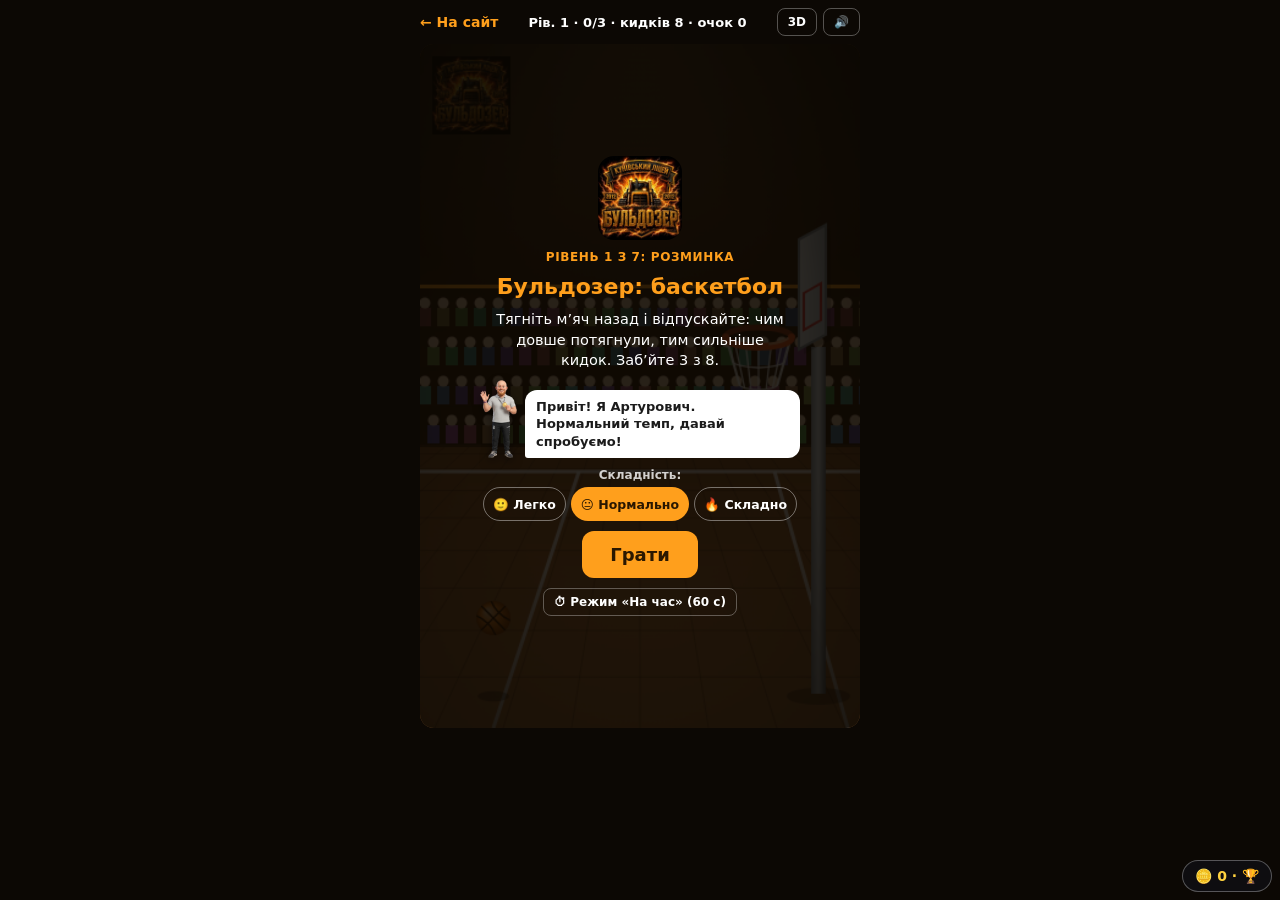
<file: basket.html>
<!doctype html>
<html lang="uk">
<head>
<meta charset="utf-8">
<meta name="viewport" content="width=device-width, initial-scale=1, maximum-scale=1, user-scalable=no">
<meta name="theme-color" content="#1a1209">
<title>Бульдозер: баскетбол</title>
<style>
  :root { --amber:#FF9F1C; --ink:#fff; }
  * { box-sizing:border-box; -webkit-tap-highlight-color:transparent; user-select:none; -webkit-user-select:none; }
  html, body { margin:0; height:100%; background:#0c0804; color:var(--ink); font-family:system-ui,-apple-system,"Segoe UI",Roboto,sans-serif; overscroll-behavior:none; touch-action:none; }
  body { display:flex; flex-direction:column; align-items:center; padding:8px 12px 12px; gap:8px; }
  header { width:100%; max-width:440px; display:flex; justify-content:space-between; align-items:center; gap:8px; font-size:14px; font-weight:700; }
  header a { color:var(--amber); text-decoration:none; white-space:nowrap; }
  header span { white-space:nowrap; font-size:13px; }
  .hb { display:flex; gap:6px; }
  .wrap { position:relative; width:min(100%, 440px, calc((100vh - 110px) * 360 / 560)); aspect-ratio:360/560; min-width:240px; }
  @supports (height:100dvh) { .wrap { width:min(100%, 440px, calc((100dvh - 110px) * 360 / 560)); } }
  canvas { position:absolute; inset:0; width:100%; height:100%; border-radius:14px; display:block; touch-action:none; }
  .ov { position:absolute; inset:0; display:grid; place-content:center; justify-items:center; gap:10px; text-align:center; padding:18px; background:rgba(10,6,2,.86); border-radius:14px; }
  .ov[hidden] { display:none; }
  .ov > img { width:84px; height:84px; border-radius:16px; object-fit:cover; }
  .ov h1 { margin:0; font-size:22px; color:var(--amber); } .ov p { margin:0; font-size:14.5px; line-height:1.4; max-width:290px; }
  .lvl { font-size:12px; letter-spacing:.05em; text-transform:uppercase; color:var(--amber); font-weight:700; }
  .go { font:inherit; font-size:18px; font-weight:700; padding:13px 28px; border:0; border-radius:12px; background:var(--amber); color:#2a1700; cursor:pointer; }
.snd { font:inherit; font-size:12px; font-weight:700; padding:6px 10px; border-radius:8px; border:1px solid rgba(255,255,255,.3); background:transparent; color:#fff; cursor:pointer; white-space:nowrap; }
</style>
</head>
<body>
<header><a href="./">← На сайт</a><span id="lvlname"></span><span class="hb"><button class="snd" id="vw" type="button" aria-label="Вигляд 2D або 3D">3D</button><button class="snd" id="snd" type="button" aria-label="Звук"></button></span></header>
<div class="wrap">
  <canvas id="c" width="360" height="560" aria-label="Гра у баскетбол: потягніть м’яч назад і відпустіть"></canvas>
  <div class="ov" id="ov">
    <img src="buldozer-logo.jpg" alt="Бульдозер, Кунівський ліцей">
    <div class="lvl" id="lvl"></div>
    <h1 id="h">Бульдозер</h1>
    <p id="txt"></p>
    <button class="go" id="go" type="button">Грати</button>
    <button class="snd" id="goT" type="button">⏱ Режим «На час» (60 с)</button>
  </div>
</div>
<script src="sfx.js"></script>
<script src="diff.js"></script>
<script src="config.js"></script>
<script src="track.js"></script>
<script src="meta.js"></script>
<script>
(function () {
  var cv = document.getElementById("c"), g = cv.getContext("2d"), W = 360, H = 560, FLOOR = 520, R = 14, G = 0.35, BX = 60, BY = 470;
  var $ = function (i) { return document.getElementById(i); };
  var LV0 = [
    { name: "Розминка", goal: 3, shots: 8, hx: 250, hy: 240, move: 0, rnd: 0, wind: 0, obstacle: false, txt: "Тягніть м’яч назад і відпускайте: чим довше потягнули, тим сильніше кидок. Заб’йте 3 з 8." },
    { name: "Штрафні", goal: 4, shots: 8, hx: 265, hy: 205, move: 0, rnd: 50, wind: 0, obstacle: false, txt: "Кільце вище, а м’яч щоразу з іншого місця. Заб’йте 4 з 8." },
    { name: "Рухоме кільце", goal: 5, shots: 8, hx: 235, hy: 215, move: 38, rnd: 60, wind: 0, obstacle: false, txt: "Кільце їздить вліво-вправо. Заб’йте 5 з 8." },
    { name: "Вітер", goal: 5, shots: 8, hx: 240, hy: 210, move: 25, rnd: 60, wind: 0.04, obstacle: false, txt: "Дме вітер і зносить м’яч вбік! Заб’йте 5 з 8." },
    { name: "Перешкода", goal: 5, shots: 9, hx: 235, hy: 200, move: 30, rnd: 70, wind: 0, obstacle: true, txt: "Між вами й кільцем їздить штанга-перешкода. Заб’йте 5 з 9." },
    { name: "Далекий кидок", goal: 5, shots: 9, hx: 285, hy: 175, move: 40, rnd: 80, wind: -0.03, obstacle: false, txt: "Кільце високо й далеко, а вітер дме назустріч. Заб’йте 5 з 9." },
    { name: "Фінал", goal: 6, shots: 9, hx: 225, hy: 195, move: 60, rnd: 70, wind: 0.035, obstacle: true, txt: "Усе разом: вітер, перешкода й рухоме кільце. Заб’йте 6 з 9, і ліцей святкуватиме!" }
  ];
  var LV = [];
  function applyDiff() {
    LV = LV0.map(function (b) {
      var L = {}; for (var k in b) L[k] = b[k];
      L.goal = Math.max(1, b.goal + DIFF.pick(-1, 0, 1)); L.shots = b.shots + DIFF.pick(2, 0, -1);
      L.move = b.move * DIFF.pick(0.6, 1, 1.35); L.rnd = b.rnd * DIFF.pick(0.7, 1, 1.25); L.wind = b.wind * DIFF.pick(0.6, 1, 1.3);
      L.txt = b.txt.replace(/\d+ з \d+/, L.goal + " з " + L.shots); return L;
    });
  }
  applyDiff();
  var logo = new Image(); logo.src = "buldozer-logo.jpg";
  var lvl = 0, saved = 0, run = false, makes = 0, used = 0, pts = 0, ball, state, hoopX, hoopY, tm = 0, drag = null, msg = "", msgT = 0, rimTouched = false, bounces = 0, age = 0, bx0 = BX, scored = false;
  var combo = 0, comboMax = 0, goldBall = false, perk = { life: 0, x2: 1, gold: false }, runCoins = 0, mode = "classic", timeLeft = 60, obsX = 180, obsD = 1, bonusShots = 0, started = false;
  try { saved = +localStorage.getItem("bus.basket.level") || 0; } catch (e) {}
  var RW = 54;
  function hud() { $("lvlname").textContent = mode === "time" ? "⏱ " + Math.max(0, Math.ceil(timeLeft)) + "с · влучень " + makes + " · очок " + pts + (combo >= 2 ? " · 🔥" + combo : "") : "Рів. " + (lvl + 1) + " · " + makes + "/" + LV[lvl].goal + " · кидків " + (LV[lvl].shots + bonusShots - used) + " · очок " + pts + (combo >= 2 ? " · 🔥" + combo : ""); }
  function curHX() { var L = LV[lvl]; return L.hx + (L.move ? Math.sin(tm / 60) * L.move : 0); }
  function newLevel(l) { lvl = l; makes = 0; used = 0; pts = l === 0 ? 0 : pts; tm = 0; nextShot(); }
  function nextShot() {
    var L = LV[lvl]; bx0 = BX + (L.rnd ? Math.random() * L.rnd : 0);
    goldBall = perk.gold || (lvl > 0 && Math.random() < 0.1); ball = { x: bx0, y: BY, vx: 0, vy: 0 }; state = "aim"; rimTouched = false; bounces = 0; age = 0; scored = false; hoopX = curHX(); hoopY = L.hy; hud();
  }
  function circ(px, py, r) {
    var dx = ball.x - px, dy = ball.y - py, d = Math.hypot(dx, dy);
    if (d < R + r && d > 0) {
      var nx = dx / d, ny = dy / d; ball.x = px + nx * (R + r); ball.y = py + ny * (R + r);
      var dot = ball.vx * nx + ball.vy * ny; if (dot < 0) { SFXLIB.tone(900, 0.1, "square", 0.07, 0, 500); SFXLIB.noise(0.06, 0.15, 3000, "highpass"); ball.vx -= 1.6 * dot * nx; ball.vy -= 1.6 * dot * ny; ball.vx *= 0.9; ball.vy *= 0.9; rimTouched = true; }
    }
  }
  function physics(b, hx, hy) {
    var prevY = b.y, WL = LV[lvl]; if (WL.wind) b.vx += WL.wind; b.vy += G; b.x += b.vx; b.y += b.vy;
    var xB = hx + RW, bbx = xB + 6;
    // щит
    if (b.x + R > bbx && b.x - R < bbx + 8 && b.y > hy - 78 && b.y < hy + 12) {
      if (b.vx > 0) { SFXLIB.tone(160, 0.12, "triangle", 0.25, 0, 90); b.x = bbx - R; b.vx = -b.vx * 0.6; rimTouched = true; }
    }
    if (WL.obstacle && b.x + R > obsX - 7 && b.x - R < obsX + 7 && b.y + R > 300 && b.y - R < 380) { if (b.vx > 0 && b.x < obsX) { b.x = obsX - 7 - R; b.vx = -Math.abs(b.vx) * 0.7; } else if (b.vx < 0 && b.x > obsX) { b.x = obsX + 7 + R; b.vx = Math.abs(b.vx) * 0.7; } else b.vy = -Math.abs(b.vy) * 0.5; SFXLIB.tone(200, 0.1, "square", 0.15); }
    circ(hx, hy, 4); circ(xB, hy, 4);
    var sc = false;
    if (prevY < hy && b.y >= hy && b.vy > 0 && b.x > hx + 6 && b.x < xB - 2) sc = true;
    return sc;
  }
  function shoot(vx, vy) { if (state !== "aim") return; SFXLIB.noise(0.14, 0.18, 2200, "bandpass"); ball.vx = vx; ball.vy = vy; state = "fly"; used++; hud(); }
  function update() {
    tm++;
    var L = LV[lvl];
    if (L.obstacle) { obsX += obsD * 1.6; if (obsX > 280 || obsX < 100) obsD = -obsD; }
    if (mode === "time") { if (tm % 30 === 0) hud(); timeLeft -= 1 / 60; if (timeLeft <= 0) { endTime(); return; } }
    if (state === "aim") { hoopX = curHX(); return; }
    if (state === "fly") {
      hoopX = curHX(); age++;
      if (physics(ball, hoopX, hoopY) && !scored) { scored = true; SFXLIB.noise(0.28, 0.3, 4000, "highpass"); SFXLIB.seq([784, 988, 1175], 0.07, "sine", 0.16); makes++; combo++; comboMax = Math.max(comboMax, combo); var p = rimTouched ? 2 : 3; if (goldBall) p *= 2; if (combo >= 3) p += 2; pts += p; var cn = goldBall ? 5 : 1; runCoins += cn; msg = (goldBall ? "🌟 " : "") + (combo >= 3 ? "🔥 КОМБО ×" + combo + "! " : rimTouched ? "Є! " : "Чисто! ") + "+" + p; msgT = 60; hud(); }
      if (ball.y > FLOOR - R && ball.vy > 0) { ball.y = FLOOR - R; ball.vy *= -0.55; ball.vx *= 0.8; bounces++; SFXLIB.tone(130 / bounces, 0.12, "triangle", 0.28, 0, 60); }
      if (ball.x < -30 || ball.x > W + 30 || bounces >= 2 || age > 420) endShot();
    } else if (state === "pause") { if (--wait <= 0) afterShot(); }
  }
  var wait = 0;
  function endShot() {
    if (!scored) { msg = "Мимо"; msgT = 40; combo = 0; SFXLIB.tone(240, 0.22, "triangle", 0.14, 0, 120); }
    state = "pause"; wait = 36;
  }
  function afterShot() {
    if (mode === "time") { var nl = Math.min(LV.length - 1, Math.floor(makes / 4)); if (nl !== lvl) { lvl = nl; msg = "Рівень " + (lvl + 1) + ": " + LV[lvl].name; msgT = 70; } used = 0; nextShot(); return; }
    var L = LV[lvl];
    if (makes >= L.goal) return win();
    if (used >= L.shots + bonusShots) return lose();
    nextShot();
  }
  function draw2d() {
    var L = LV[lvl];
    var gr = g.createLinearGradient(0, 0, 0, H); gr.addColorStop(0, "#2a1a0a"); gr.addColorStop(1, "#150d05"); g.fillStyle = gr; g.fillRect(0, 0, W, H);
    g.fillStyle = "rgba(255,159,28,.07)"; for (var i = 0; i < 6; i++) g.fillRect(i * 64, 0, 30, FLOOR);
    g.fillStyle = "#b9722e"; g.fillRect(0, FLOOR, W, H - FLOOR); g.fillStyle = "#e8d6b8"; g.fillRect(0, FLOOR, W, 3);
    var hx = hoopX, hy = hoopY, xB = hx + RW;
    // щит з логотипом
    g.fillStyle = "#f2f2f2"; g.fillRect(xB + 6, hy - 78, 8, 90);
    g.fillStyle = "#fff"; g.fillRect(xB + 14, hy - 78, 4, 90);
    g.fillStyle = "#fff"; g.fillRect(xB - 6, hy - 70, 12, 3);
    // стійка
    g.fillStyle = "#555"; g.fillRect(xB + 16, hy + 12, 10, FLOOR - hy - 12);
    // кільце
    g.strokeStyle = "#ff5a1f"; g.lineWidth = 6; g.lineCap = "round"; g.beginPath(); g.moveTo(hx, hy); g.lineTo(xB, hy); g.stroke();
    // сітка
    g.strokeStyle = "rgba(255,255,255,.8)"; g.lineWidth = 1.5;
    for (var k = 0; k <= 4; k++) { g.beginPath(); g.moveTo(hx + k * RW / 4, hy + 3); g.lineTo(hx + 8 + k * (RW - 16) / 4, hy + 38); g.stroke(); }
    g.beginPath(); g.moveTo(hx + 4, hy + 18); g.lineTo(xB - 4, hy + 18); g.stroke();
    // логотип на щиті (вертикально, на стійці)
    if (logo.complete && logo.naturalWidth) g.drawImage(logo, 10, 10, 64, 64);
    // прицілювання
    if (state === "aim" && drag) {
      var v = dragV(); var b = { x: ball.x, y: ball.y, vx: v.x, vy: v.y }, saveRim = rimTouched;
      g.fillStyle = "rgba(255,255,255,.7)";
      for (var s = 0; s < 40; s++) { b.vy += G; b.x += b.vx; b.y += b.vy; if (s % 3 === 0) { g.beginPath(); g.arc(b.x, b.y, 2.5, 0, 7); g.fill(); } if (b.y > FLOOR) break; }
      rimTouched = saveRim;
    }
    // тінь, м'яч
    if (LV[lvl].obstacle) { g.fillStyle = "rgba(0,0,0,.3)"; g.beginPath(); g.ellipse(obsX, 386, 18, 5, 0, 0, 7); g.fill(); g.fillStyle = "#c0392b"; g.fillRect(obsX - 7, 300, 14, 80); g.fillStyle = "#e74c3c"; g.fillRect(obsX - 7, 300, 6, 80); g.fillStyle = "#fff"; for (var oi = 0; oi < 4; oi++) g.fillRect(obsX - 7, 308 + oi * 20, 14, 5); g.fillStyle = "#f39c12"; g.beginPath(); g.arc(obsX, 300, 8, 0, 7); g.fill(); }
    g.fillStyle = "rgba(0,0,0,.3)"; g.beginPath(); g.ellipse(ball.x, FLOOR + 8, 12, 4, 0, 0, 7); g.fill();
    var bgr = g.createRadialGradient(ball.x - 5, ball.y - 5, 2, ball.x, ball.y, R); if (goldBall) { bgr.addColorStop(0, "#fff8b0"); bgr.addColorStop(0.5, "#ffd700"); bgr.addColorStop(1, "#b8860b"); } else { bgr.addColorStop(0, "#ffc27a"); bgr.addColorStop(0.5, "#ff8a1f"); bgr.addColorStop(1, "#b84e00"); } g.fillStyle = bgr; g.beginPath(); g.arc(ball.x, ball.y, R, 0, 7); g.fill();
    g.strokeStyle = "#3a1c05"; g.lineWidth = 1.5; g.beginPath(); g.arc(ball.x, ball.y, R, 0, 7); g.moveTo(ball.x - R, ball.y); g.lineTo(ball.x + R, ball.y); g.moveTo(ball.x, ball.y - R); g.lineTo(ball.x, ball.y + R); g.stroke();
    if (msgT > 0) { msgT--; g.textAlign = "center"; g.font = "bold 28px system-ui,sans-serif"; g.fillStyle = "#FF9F1C"; g.fillText(msg, W / 2, 120); }
  }

  function draw() { if (view3d) draw3d(); else draw2d(); var w = LV[lvl].wind; if (w) { g.textAlign = "center"; g.font = "bold 14px system-ui,sans-serif"; g.fillStyle = "#9fd8ff"; g.fillText("💨 вітер " + (w > 0 ? "→" : "←") + " " + Math.round(Math.abs(w) * 100), W / 2, 96); } if (mode === "time") { g.font = "bold 22px system-ui,sans-serif"; g.fillStyle = timeLeft < 10 ? "#ff5060" : "#fff"; g.fillText("⏱ " + Math.max(0, Math.ceil(timeLeft)), W / 2, 30); } }
  function draw3d() {
    var L = LV[lvl], FY = 330, i, k;
    // стіна і трибуни
    var wg = g.createLinearGradient(0, 0, 0, FY); wg.addColorStop(0, "#150c04"); wg.addColorStop(1, "#4a2a10"); g.fillStyle = wg; g.fillRect(0, 0, W, FY);
    for (var r = 0; r < 4; r++) {
      var yy = 200 + r * 32; g.fillStyle = "rgba(20,10,0," + (0.2 + r * 0.08) + ")"; g.fillRect(0, yy, W, 32);
      for (i = 0; i < 25; i++) {
        var hx0 = i * 15 + (r % 2) * 7 + 4, hue = (i * 47 + r * 83) % 360;
        g.fillStyle = "hsl(" + hue + ",35%," + (36 + r * 4) + "%)"; g.fillRect(hx0 - 5, yy + 16, 10, 15);
        g.fillStyle = "#e6c7a6"; g.beginPath(); g.arc(hx0, yy + 12, 4.5, 0, 7); g.fill();
      }
    }
    g.fillStyle = "#FF9F1C"; g.fillRect(0, 197, W, 3);
    var lg = g.createRadialGradient(W / 2, -20, 5, W / 2, -20, 260); lg.addColorStop(0, "rgba(255,200,120,.35)"); lg.addColorStop(1, "rgba(255,200,120,0)"); g.fillStyle = lg; g.fillRect(0, 0, W, FY);
    // паркет у перспективі
    var fg = g.createLinearGradient(0, FY, 0, H); fg.addColorStop(0, "#8a5424"); fg.addColorStop(1, "#c98340"); g.fillStyle = fg; g.fillRect(0, FY, W, H - FY);
    g.strokeStyle = "rgba(60,30,10,.35)"; g.lineWidth = 1; g.beginPath();
    for (k = -9; k <= 9; k++) { g.moveTo(180 + k * 20, FY); g.lineTo(180 + k * 56, H); }
    for (k = 1; k < 9; k++) { var py = FY + (H - FY) * Math.pow(k / 9, 1.7); g.moveTo(0, py); g.lineTo(W, py); }
    g.stroke();
    g.strokeStyle = "rgba(255,255,255,.8)"; g.lineWidth = 3; g.beginPath(); g.moveTo(-10, FY + 20); g.lineTo(W + 10, FY + 20); g.stroke();
    g.beginPath(); g.moveTo(130, FY + 20); g.lineTo(60, H); g.moveTo(290, FY + 20); g.lineTo(350, H); g.stroke();
    var hx = hoopX, hy = hoopY, xB = hx + RW, cx = hx + RW / 2;
    // стійка
    g.fillStyle = "rgba(0,0,0,.3)"; g.beginPath(); g.ellipse(xB + 22, FLOOR + 14, 26, 7, 0, 0, 7); g.fill();
    var pg = g.createLinearGradient(xB + 16, 0, xB + 28, 0); pg.addColorStop(0, "#9aa7b4"); pg.addColorStop(0.5, "#e6edf3"); pg.addColorStop(1, "#6a7580"); g.fillStyle = pg; g.fillRect(xB + 16, hy + 8, 12, FLOOR + 12 - hy - 8);
    // щит: паралелограм
    g.fillStyle = "rgba(0,0,0,.22)"; g.beginPath(); g.moveTo(xB + 10, hy - 78); g.lineTo(xB + 32, hy - 90); g.lineTo(xB + 32, hy + 2); g.lineTo(xB + 10, hy + 14); g.closePath(); g.fill();
    var bgd = g.createLinearGradient(xB + 6, 0, xB + 26, 0); bgd.addColorStop(0, "#f4f8fb"); bgd.addColorStop(1, "#c4d0da"); g.fillStyle = bgd;
    g.beginPath(); g.moveTo(xB + 6, hy - 80); g.lineTo(xB + 28, hy - 92); g.lineTo(xB + 28, hy - 2); g.lineTo(xB + 6, hy + 10); g.closePath(); g.fill();
    g.strokeStyle = "#8d99a5"; g.lineWidth = 2; g.stroke();
    g.strokeStyle = "#e23d3d"; g.lineWidth = 2; g.beginPath(); g.moveTo(xB + 10, hy - 36); g.lineTo(xB + 24, hy - 44); g.lineTo(xB + 24, hy - 14); g.lineTo(xB + 10, hy - 6); g.closePath(); g.stroke();
    // заднє півколо кільця
    g.lineWidth = 5; g.strokeStyle = "#9a3a12"; g.beginPath(); g.ellipse(cx, hy, RW / 2, 8, 0, Math.PI, 0); g.stroke();
    if (LV[lvl].obstacle) { g.fillStyle = "rgba(0,0,0,.3)"; g.beginPath(); g.ellipse(obsX, 386, 18, 5, 0, 0, 7); g.fill(); g.fillStyle = "#c0392b"; g.fillRect(obsX - 7, 300, 14, 80); g.fillStyle = "#e74c3c"; g.fillRect(obsX - 7, 300, 6, 80); g.fillStyle = "#fff"; for (var oi = 0; oi < 4; oi++) g.fillRect(obsX - 7, 308 + oi * 20, 14, 5); g.fillStyle = "#f39c12"; g.beginPath(); g.arc(obsX, 300, 8, 0, 7); g.fill(); }
    // траєкторія
    if (state === "aim" && drag) {
      var v = dragV(); var b = { x: ball.x, y: ball.y, vx: v.x, vy: v.y }; g.fillStyle = "rgba(255,255,255,.75)";
      for (var s = 0; s < 40; s++) { b.vy += G; b.x += b.vx; b.y += b.vy; if (s % 3 === 0) { g.beginPath(); g.arc(b.x, b.y, 2.5, 0, 7); g.fill(); } if (b.y > FLOOR) break; }
    }
    // тінь м'яча
    var hgt = Math.max(0, Math.min(1, (FLOOR - ball.y) / 450));
    g.fillStyle = "rgba(0,0,0," + (0.35 - hgt * 0.2) + ")"; g.beginPath(); g.ellipse(ball.x, FLOOR + 14, 12 + hgt * 8, 4 + hgt * 2, 0, 0, 7); g.fill();
    // м'яч
    var rot = ball.x / 25 + ball.y / 30;
    var bgr = g.createRadialGradient(ball.x - 5, ball.y - 6, 1, ball.x, ball.y, R + 1); if (goldBall) { bgr.addColorStop(0, "#fff8b0"); bgr.addColorStop(0.45, "#ffd700"); bgr.addColorStop(1, "#8b6914"); } else { bgr.addColorStop(0, "#ffd09a"); bgr.addColorStop(0.45, "#ff8a1f"); bgr.addColorStop(1, "#8f3d00"); } g.fillStyle = bgr; g.beginPath(); g.arc(ball.x, ball.y, R, 0, 7); g.fill();
    g.save(); g.beginPath(); g.arc(ball.x, ball.y, R, 0, 7); g.clip(); g.strokeStyle = "#3a1c05"; g.lineWidth = 1.4; g.translate(ball.x, ball.y); g.rotate(rot);
    g.beginPath(); g.moveTo(-R, 0); g.lineTo(R, 0); g.moveTo(0, -R); g.lineTo(0, R); g.moveTo(-R * 0.7, -R); g.quadraticCurveTo(-R * 0.2, 0, -R * 0.7, R); g.moveTo(R * 0.7, -R); g.quadraticCurveTo(R * 0.2, 0, R * 0.7, R); g.stroke(); g.restore();
    // сітка і передня половина кільця
    g.strokeStyle = "rgba(255,255,255,.85)"; g.lineWidth = 1.3;
    for (k = 0; k <= 8; k++) { var a = Math.PI * k / 8, ex = cx - Math.cos(a) * RW / 2, ey = hy + Math.sin(a) * 8, lx = cx - Math.cos(a) * RW * 0.3, ly = hy + 38 + Math.sin(a) * 5; g.beginPath(); g.moveTo(ex, ey); g.lineTo(lx, ly); g.stroke(); }
    g.beginPath(); g.ellipse(cx, hy + 19, RW * 0.4, 6, 0, 0, Math.PI); g.stroke();
    g.beginPath(); g.ellipse(cx, hy + 38, RW * 0.3, 5, 0, 0, Math.PI); g.stroke();
    g.lineWidth = 6; g.strokeStyle = "#ff5a1f"; g.lineCap = "round"; g.beginPath(); g.ellipse(cx, hy, RW / 2, 8, 0, 0, Math.PI); g.stroke();
    g.strokeStyle = "rgba(255,200,150,.8)"; g.lineWidth = 2; g.beginPath(); g.ellipse(cx, hy - 1, RW / 2 - 2, 7, 0, 0.3, 1.2); g.stroke();
    if (logo.complete && logo.naturalWidth) g.drawImage(logo, 10, 10, 64, 64);
    var vg = g.createRadialGradient(W / 2, H / 2, 160, W / 2, H / 2, 380); vg.addColorStop(0, "rgba(0,0,0,0)"); vg.addColorStop(1, "rgba(0,0,0,.5)"); g.fillStyle = vg; g.fillRect(0, 0, W, H);
    if (msgT > 0) { msgT--; g.textAlign = "center"; g.font = "bold 28px system-ui,sans-serif"; g.fillStyle = "#FF9F1C"; g.fillText(msg, W / 2, 120); }
  }
  function dragV() {
    var dx = drag.sx - drag.x, dy = drag.sy - drag.y, m = Math.hypot(dx, dy), k = 0.16, mx = 17;
    var vx = dx * k, vy = dy * k, sp = Math.hypot(vx, vy); if (sp > mx) { vx *= mx / sp; vy *= mx / sp; }
    if (vy > -1) vy = -1; return { x: vx, y: vy };
  }
  var acc = 0, last = 0;
  function loop(now) {
    if (!run) return;
    acc += Math.min(50, now - last); last = now;
    while (acc >= 1000 / 60) { acc -= 1000 / 60; update(); if (!run) return; }
    draw(); requestAnimationFrame(loop);
  }
  function pt(e) { var r = cv.getBoundingClientRect(); return { x: (e.clientX - r.left) * W / r.width, y: (e.clientY - r.top) * H / r.height }; }
  cv.addEventListener("pointerdown", function (e) { if (!run || state !== "aim") return; var p = pt(e); drag = { sx: p.x, sy: p.y, x: p.x, y: p.y }; cv.setPointerCapture(e.pointerId); e.preventDefault(); });
  cv.addEventListener("pointermove", function (e) { if (!drag) return; var p = pt(e); drag.x = p.x; drag.y = p.y; });
  function release() { if (!drag) return; var d = Math.hypot(drag.sx - drag.x, drag.sy - drag.y); var v = dragV(); drag = null; if (d > 18) shoot(v.x, v.y); }
  cv.addEventListener("pointerup", release); cv.addEventListener("pointercancel", function () { drag = null; });
  function show(l, h, txt, btn) { if (lastR) { META.gain(lastR, $("ov")); lastR = null; } else META.clear($("ov")); $("lvl").textContent = l; $("h").textContent = h; $("txt").textContent = txt; $("go").textContent = btn; $("ov").hidden = false; DIFF.coachFor($("ov"), /усі рів|переміг!/i.test(txt + h) && /Бульдозер переміг/.test(h) ? "final" : /пройдено/.test(h) ? "win" : /закінчилися/.test(h) ? "lose" : "start"); }
  function win() {
    run = false; draw(); pay(); SFXLIB.seq(lvl + 1 < LV.length ? [523, 659, 784, 1047] : [523, 523, 523, 659, 784, 659, 784, 1047], 0.13);
    if (lvl + 1 < LV.length) { saved = Math.max(saved, lvl + 1); try { localStorage.setItem("bus.basket.level", String(saved)); } catch (e) {} show("Очок: " + pts, "Рівень пройдено!", "Далі: " + LV[lvl + 1].name + ". " + LV[lvl + 1].txt, "Наступний рівень"); $("go").dataset.n = "next"; }
    else { saved = 0; try { localStorage.setItem("bus.basket.level", "0"); } catch (e) {} show("Усього очок: " + pts, "Бульдозер переміг!", "Ви пройшли всі рівні. Кунівський ліцей пишається вами!", "Грати ще раз"); $("go").dataset.n = "again"; }
  }
  function pay() { var r = META.end("basket", { pts: Math.round(pts * DIFF.pick(0.7, 1, 1.4)), coins: runCoins + (makes >= LV[lvl].goal ? 3 : 0) }); runCoins = 0; perkOn = false; lastR = r; return r; }
  var lastR = null;
  function endTime() { run = false; draw(); SFXLIB.seq([392, 330, 262], 0.2); var r = pay(); mode = "classic"; show("Час вийшов!", "Влучень: " + makes, "Очок: " + pts + ", найкраще комбо ×" + comboMax + ". Зароблено 🪙 " + r.coins + ".", "Грати рівні"); $("go").dataset.n = "retry"; }
  function lose() { run = false; draw(); SFXLIB.seq([392, 330, 262, 196], 0.2); pay(); show("Закинуто " + makes + " з " + LV[lvl].goal, "Кидки закінчилися", "Трохи не вистачило. Спробуйте ще раз цей рівень.", "Ще раз"); $("go").dataset.n = "retry"; }
  var perkOn = false;
  function start() { if (window.trackPlay) trackPlay("basket"); if (!perkOn) { perkOn = true; perk = META.begin("basket"); bonusShots = perk.life ? 2 : 0; if (mode === "time" && perk.life) timeLeft += 10; } SFXLIB.tone(1400, 0.25, "sine", 0.1); $("ov").hidden = true; run = true; acc = 0; last = performance.now(); requestAnimationFrame(loop); }
  $("go").onclick = function () { var n = $("go").dataset.n; $("go").dataset.n = ""; if (n === "next") newLevel(lvl + 1); else if (n === "again") { pts = 0; newLevel(0); } else if (n === "time") { mode = "time"; pts = 0; makes = 0; combo = 0; comboMax = 0; timeLeft = 60; newLevel(0); mode = "time"; } else { mode = "classic"; newLevel(lvl); } start(); };
  $("goT").onclick = function () { $("go").dataset.n = "time"; $("go").onclick(); };

  var view3d = true;
  try { var vv = localStorage.getItem("bus.game.view"); if (vv) view3d = vv === "3d"; } catch (e) {}
  function vwLabel() { $("vw").textContent = view3d ? "3D" : "2D"; }
  $("vw").onclick = function () { view3d = !view3d; try { localStorage.setItem("bus.game.view", view3d ? "3d" : "2d"); } catch (e) {} vwLabel(); draw(); };
  vwLabel();
  SFXLIB.bind($("snd"));
  DIFF.mount($("ov"), $("go"));
  DIFF.on(function () {
    applyDiff(); var L = LV[lvl], t = $("txt");
    if (!$("ov").hidden) { t.textContent = t.textContent.replace(/(Заб’йте )\d+ з \d+/, "$1" + L.goal + " з " + L.shots); DIFF.coachFor($("ov"), "start"); }
  });
  var l0 = saved > 0 && saved < LV.length ? saved : 0;
  pts = 0; newLevel(l0); draw();
  show("Рівень " + (l0 + 1) + " з " + LV.length + ": " + LV[l0].name, "Бульдозер: баскетбол", LV[l0].txt, "Грати");
  window.__b = { shoot: shoot, st: function () { return { makes: makes, used: used, state: state, run: run, pts: pts }; },
    find: function () { var L = LV[lvl]; for (var vy = -17; vy < -6; vy += 0.25) for (var vx = 2; vx < 12; vx += 0.1) { var b = { x: ball.x, y: ball.y, vx: vx, vy: vy }, ok = false, rt = rimTouched; for (var s = 0; s < 400; s++) { if (physics(b, curHX(), L.hy)) { ok = true; break; } if (b.y > FLOOR) break; } rimTouched = rt; if (ok) return { vx: vx, vy: vy }; } return null; } };
})();
</script>
</body>
</html>
</file>
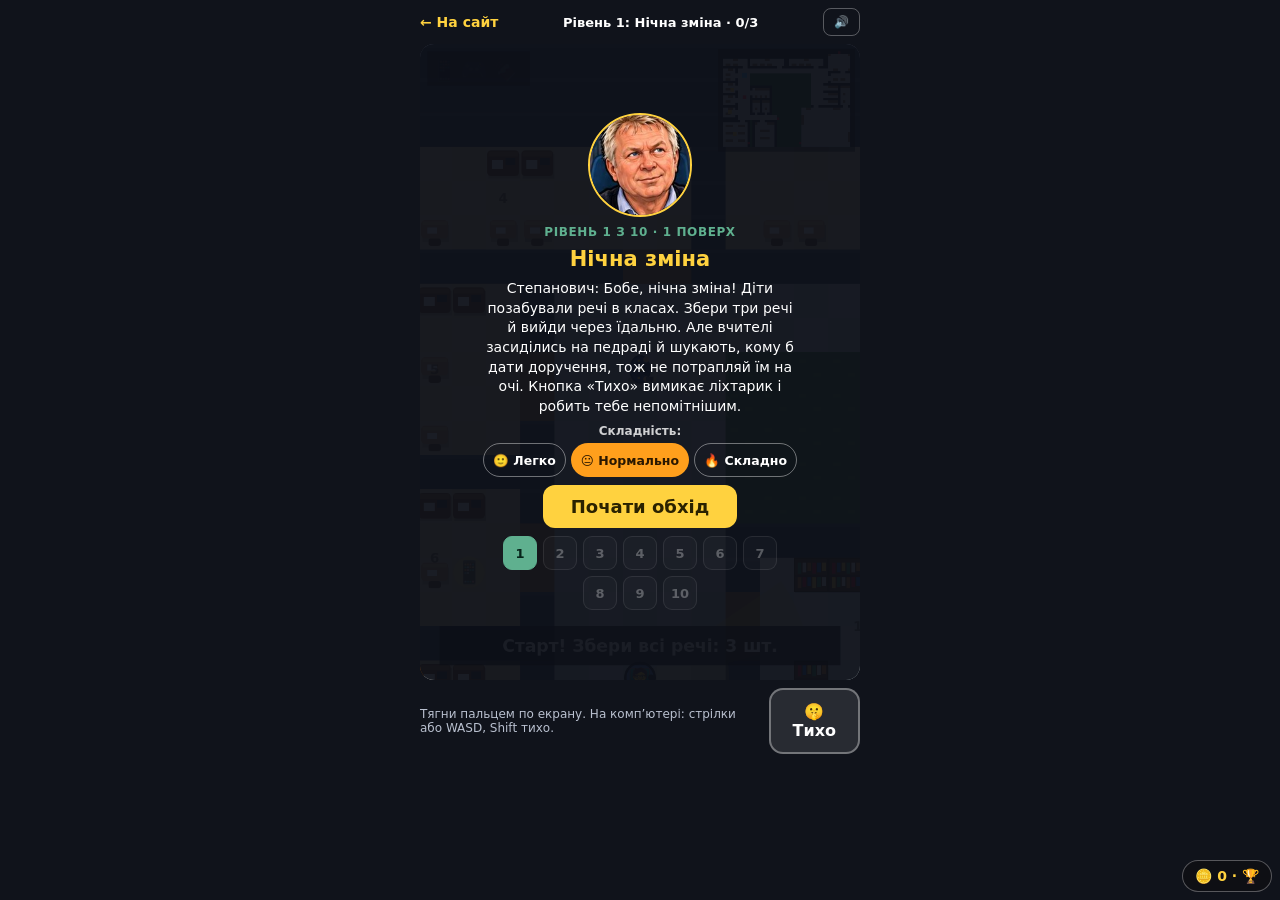
<file: bob.html>
<!doctype html>
<html lang="uk">
<head>
<meta charset="utf-8">
<meta name="viewport" content="width=device-width, initial-scale=1, maximum-scale=1, user-scalable=no">
<meta name="theme-color" content="#1a1f2b">
<title>Сторож Боб: нічна зміна</title>
<style>
  :root { --y:#ffd23f; --g:#5fb08f; --ink:#fff; }
  * { box-sizing:border-box; -webkit-tap-highlight-color:transparent; user-select:none; -webkit-user-select:none; }
  html, body { margin:0; height:100%; background:#10131b; color:var(--ink); font-family:system-ui,-apple-system,"Segoe UI",Roboto,sans-serif; overscroll-behavior:none; touch-action:none; }
  body { display:flex; flex-direction:column; align-items:center; padding:8px 12px 10px; gap:8px; }
  header { width:100%; max-width:440px; display:flex; justify-content:space-between; align-items:center; gap:8px; font-size:14px; font-weight:700; }
  header a { color:var(--y); text-decoration:none; white-space:nowrap; }
  header span { font-size:13px; text-align:center; }
  .wrap { position:relative; width:min(100%, 440px, calc((100vh - 150px) * 360 / 520)); aspect-ratio:360/520; min-width:240px; }
  @supports (height:100dvh) { .wrap { width:min(100%, 440px, calc((100dvh - 150px) * 360 / 520)); } }
  canvas { position:absolute; inset:0; width:100%; height:100%; border-radius:14px; display:block; touch-action:none; background:#000; }
  .ov { position:absolute; inset:0; display:grid; place-content:center; justify-items:center; gap:8px; text-align:center; padding:14px; border-radius:14px; background:rgba(12,15,24,.94); overflow:auto; }
  .ov[hidden] { display:none; }
  .ov img { width:104px; height:104px; border-radius:16px; object-fit:cover; object-position:top; border:2px solid var(--y); }
  .ov img.circ { border-radius:50%; }
  .ov img.hero { width:auto; height:124px; border:0; border-radius:0; object-fit:contain; filter:drop-shadow(0 3px 6px rgba(0,0,0,.6)); }
  .big { font-size:72px; line-height:1; }
  .ov h1 { margin:0; font-size:21px; color:var(--y); } .ov p { margin:0; font-size:14px; line-height:1.4; max-width:310px; }
  .lvl { font-size:12px; letter-spacing:.05em; text-transform:uppercase; color:var(--g); font-weight:700; }
  .go { font:inherit; font-size:18px; font-weight:700; padding:11px 28px; border:0; border-radius:12px; background:var(--y); color:#2a2200; cursor:pointer; }
  .lvs { display:flex; flex-wrap:wrap; gap:6px; justify-content:center; max-width:300px; }
  .lvs button { font:inherit; font-size:13px; font-weight:700; width:34px; height:34px; border-radius:9px; border:1px solid rgba(255,255,255,.3); background:rgba(255,255,255,.08); color:#fff; cursor:pointer; }
  .lvs button.cur { background:var(--g); color:#06241a; border-color:var(--g); }
  .lvs button:disabled { opacity:.3; cursor:default; }
  .snd { font:inherit; font-size:12px; font-weight:700; padding:6px 10px; border-radius:8px; border:1px solid rgba(255,255,255,.3); background:transparent; color:#fff; cursor:pointer; }
  .bar { width:100%; max-width:440px; display:flex; align-items:center; justify-content:space-between; gap:10px; font-size:12px; color:#b9c0cf; }
  .sneak { font:inherit; font-size:16px; font-weight:700; padding:12px 18px; border:2px solid rgba(255,255,255,.35); border-radius:14px; background:rgba(255,255,255,.1); color:#fff; touch-action:none; }
  .sneak.on { background:var(--g); color:#06241a; border-color:var(--g); }
</style>
</head>
<body>
<header><a href="./">← На сайт</a><span id="lvlname"></span><button class="snd" id="snd" type="button" aria-label="Звук"></button></header>
<div class="wrap">
  <canvas id="c" width="720" height="1040" aria-label="Гра-стелс: сторож Боб обходить ліцей і проходить повз учителів. Тягни пальцем, щоб рухатись."></canvas>
  <div class="ov" id="ov">
    <img id="oimg" src="stepanovych.jpg" alt="">
    <div class="big" id="oemo" hidden></div>
    <div class="lvl" id="lvl"></div>
    <h1 id="h">Сторож Боб</h1>
    <p id="txt"></p>
    <button class="go" id="go" type="button">Грати</button>
    <div class="lvs" id="lvs"></div>
  </div>
</div>
<div class="bar"><span>Тягни пальцем по екрану. На комп’ютері: стрілки або WASD, Shift тихо.</span><button class="sneak" id="sneak" type="button">🤫 Тихо</button></div>
<script src="sfx.js"></script>
<script src="diff.js"></script>
<script src="config.js"></script>
<script src="track.js"></script>
<script src="meta.js"></script>
<script>
(function () {
  var $ = function (i) { return document.getElementById(i); };
  var cv = $("c"), g = cv.getContext("2d"), W = 360, H = 520, T = 28;
  var DATA = {"floors": {"1": {"map": ["################################################E#####", "############################################fffffffff#", "############################################fffffffff#", "#cccccccccc#cccccccccccccc##cccccccccccccc##fffffffff#", "#cccccccccc#cccccccccccccc##cccccccccccccc##fffffffff#", "#cccccccccc#cccccccccccccc##cccccccccccccc##fffffffff#", "#########oo############oo#############oo####fffffffff#", "#ccccc#hhhhhhhhhhhhhhhhhhhhhhhhhhhhhhhhhhhhofffffffff#", "#ccccc#hhhhhhhhhhhhhhhhhhhhhhhhhhhhhhhhhhhho#####oo###", "#cccccohhhhhGGGGGGGGGGGGGGGGGGGGGGGGGhhhhhss#cccccccc#", "#cccccohhhhhGGGGGGGGGGGGGGGGGGGGGGGGGhhhhhssocccccccc#", "#ccccc#hhhhhGGGGGGGGGGGGGGGGGGGGGGGGGhhhhhssocccccccc#", "#######hhhhhGGGGGGGGGGGGGGGGGGGGGGGGGhhhhhss#cccccccc#", "#ccccc#hhhhhGGGGGGGGGGGGGGGGGGGGGGGGGhhhhh############", "#cccccohhhhh#########GGGGGGGGGGGGGGGGhhhhhoccccc#cccc#", "#cccccohhhhh#lllllll#GGGGGGGGGGGGGGGGhhhhhoccccc#cccc#", "#ccccc#hhhhholllllll#GGGGGGGGGGGGGGGGhhhhh#######cccc#", "#######hhhhholllllll#GGGGGGGGGGGGGGGGhhhhhoccccc#cccc#", "#ccccc#hhhhh#lllllll#GGGGGGGGGGGGGGGGhhhhhoccccc#cccc#", "#cccccohhhhh#########GGGGGGGGGGGGGGGGhhhhh#######cccc#", "#cccccohhhhh#lll#lll#GGGGGGGGGGGGGGGGhhhhhoccccc#cccc#", "#ccccc#hhhhh#lll#lll#GGGGGGGGGGGGGGGGhhhhhoccccc#cccc#", "#######hhhhh#lll#lll#GGGGGGGGGGGGGGGG#oo##########oo##", "#ccccc#hhhhh#lll#lll#GGGGGGGGGGGGgggggggggggggggggggg#", "#cccccohhhhh#lll#lll#GGGGGGGGGGGGgggggggggggggggggggg#", "#cccccohhhhh##o###o##GGGGGGGGGGGGgggggggggggggggggggg#", "#ccccc#hhhhhohhhhhhhhhhGGGGGGGGGGgggggggggggggggggggg#", "#######hhhhhohhhhhhhhhhEGGGGGGGGGgggggggggggggggggggg#", "########oo##G###oo#####GGGGGGGGGGgggggggggggggggggggg#", "#dddddddddd#G#kkkkkkkk#GGGGGGGGGGgggggggggggggggggggg#", "#dddddddddd#G#kkkkkkkk#GGGGGGGGGGgggggggggggggggggggg#", "#dddddddddd#G#kkkkkkkk#GGGGGGGGGGgggggggggggggggggggg#", "#dddddddddd#G#kkkkkkkk#GGGGGGGGGGgggggggggggggggggggg#", "#dddddddddd#G#kkkkkkkk#GGGGGGGGGGgggggggggggggggggggg#", "#dddddddddd#G#kkkkkkkk#GGGGGGGGGGgggggggggggggggggggg#", "#dddddddddd#G#kkkkkkkk#GGGGGGGGGGgggggggggggggggggggg#", "#dddddddddd#G#kkkkkkkk#GGGGGGGGGGgggggggggggggggggggg#", "#ddddddddddEG#kkkkkkkk#GGGGGGGGGEgggggggggggggggggggg#", "#dddddddddd#G#kkkkkkkk#GGGGGGGGGGgggggggggggggggggggg#", "######################################################"], "furn": ["......................................................", "............................................F.......F.", "......................................................", ".....QQ...........QQ..............QQ..................", "......................................................", "..PP.PP......PP.PP.PP........PP.PP.PP.................", "......................................................", "...QQ.........................................TT....F.", "......................................................", "..PP..................................................", "......................................................", "..PP..........................................PP.PP...", "......................................................", "...QQ.................................................", "............................................BBBB.BBBB.", "..PP..........BBBBBB..................................", "......................................................", "............................................BBBB..B...", "...QQ.........B.B.B...................................", "......................................................", "..PP.........BBB.BBB........................BBBB..B...", "......................................................", "......................................................", "...QQ.........B...B................TT.........TTT.....", "......................................................", "..PP..................................................", ".................................B....................", ".................................B....................", ".................................B....................", "..............Q....QQQ...........B....................", "..TTT..TTT............................................", "......................................................", "................QQQQ..................................", "..TTT..TTT..........................................B.", "....................................................B.", "................QQQQ................................B.", "..TTT..TTT..........................................B.", "......................................................", "......................................................", "......................................................"], "labels": [[5.5, 4.5, "4"], [19, 4.5, "3"], [35, 4.5, "2"], [48.5, 3, "Фойє"], [3.5, 9.5, "5"], [3.5, 15, "6"], [3.5, 20, "7"], [3.5, 25, "8"], [5.5, 34, "Їдальня"], [16, 17, "13"], [14.5, 22.5, "12"], [18.5, 22.5, "11"], [17.5, 34, "Кухня"], [48.5, 11, "14"], [45.5, 15, "15"], [45.5, 18, "16"], [45.5, 21, "17"], [51, 18, "18"], [43, 31, "Спортзал"]]}, "2": {"map": ["########################################", "#############################ccccccccc##", "#ccccccccccc#ccccccc#ddddddd#ccccccccc##", "#ccccccccccc#ccccccc#ddddddd#ccccccccc##", "#ccccccccccc#ccccccc#ddddddd#ccccccccc##", "#ccccccccccc#ccccccc#ddddddd#ccccccccc##", "#ccccccccccc#ccccccc#ddddddd#ccccccccc##", "#ccccccccccc#ccccccc#ddddddd#ccccccccc##", "##########oo####oo#####oo########oo#####", "#cccccccc#hhhhhhhhhhhhhhhhhhhhhhhhhhhh##", "#ccccccccohhhhhhhhhhhhhhhhhhhhhhhhhhhh##", "#ccccccccohhhhhhhhhhhhhhhhhhhhhhhhhhhh##", "#cccccccc#hh#GGGGGGGGGGGGGG#oo##hh######", "#cccccccc#hh#GGGGGGGGGGGGGGssss#hh#fff##", "#cccccccc#hh#GGGGGGGGGGGGGGssss#hhofff##", "##########hh#GGGGGGGGGGGGGGssss#hhofff##", "#llllllll#hh#GGGGGGGGGGGGGGssss#hh#fff##", "#llllllll#hh#GGGGGGGGGGGGGGssss#hh#fff##", "#llllllllohh#GGGGGGGGGGGGGGssEs#hh#fff##", "#llllllllohh#cccccc#########o###oo######", "#llllllll#hhocccccc########lll#fffffff##", "#llllllll#hhocccccc########lll#fffffff##", "#llllllll#hh#cccccc########lllofffffff##", "##########hh###############lll#fffffff##", "#kkkkkkkkohhocccccc########lll#fffffff##", "#kkkkkkkkohhocccccc#####################", "##########hh#cccccc#####################", "#ddddddddohh############################", "#ddddddddohh#cccccc#####################", "##########hhocccccc#####################", "#ddddddddohhocccccc#####################", "#ddddddddohh#cccccc#####################", "##########hh############################", "#llllllllohhollllll#####################", "#llllllllohhollllll#####################", "#llllllll#hh#llllll#####################", "##########hh############################", "#cccccccc#hh#dddddd#####################", "#ccccccccohhodddddd#####################", "#ccccccccohhodddddd#####################", "#cccccccc#hh#dddddd#####################", "##########hhhhhhhhh#####################", "##########EE#####E######################", "########################################"], "furn": ["........................................", ".................................QQ.....", "......QQ........QQ...B..................", ".......................QQQ....PP.PP.P...", "..PP.PP.PP....PP.PP..B..................", ".......................TTT....PP.PP.P...", "..PP.PP.PP....PP.PP..B..................", "..............................PP....P...", "........................................", "....QQ..................................", "........................................", "..PP.PP.................................", "........................................", "..PP.PP.................................", "........................................", "........................................", "....QQ..................................", "........................................", "..PP.PP.................................", "..............BBBBB.....................", "..PP.PP............................BBB..", "........................................", "..PP.PP.......B.B.......................", "............................B...B.B.B...", ".B.............QQ.......................", "...QQQ..................................", "..............PP.P......................", ".BBBBBBB................................", "...............QQ.......................", "........................................", "..............PP.P......................", "..TTTTTT................................", "........................................", "...............QQ.......................", "........................................", "..CC.CC.......PP.P......................", "........................................", "....QQ..................................", "..............QQQ.......................", "..PP.PP.................................", "........................................", "........................................", "........................................", "........................................"], "labels": [[6, 4.5, "4 історичний"], [16, 4.5, "3 біологічний"], [24, 4.5, "2 учительська"], [33, 4, "1 український"], [4.5, 11.5, "5 іноземний"], [4.5, 19, "6 хімічний"], [4.5, 25, "7 медсестра"], [4.5, 28, "8 бібліотека"], [4.5, 31, "9 читальний"], [4.5, 34, "10 комп'ютерний"], [4.5, 38.5, "11 зарубіжний"], [15.5, 20.5, "16"], [15.5, 25, "15 матем."], [15.5, 29.5, "14 євро клуб"], [15.5, 34, "13 фізичний"], [15.5, 38.5, "12 директор"], [36, 15.5, "19 світлиця"], [28.5, 16, "Сходи"], [28.5, 22, "17 препар."], [34, 22, "18 музей"]]}}, "levels": [{"fl": 1, "name": "Нічна зміна", "s": [9, 9], "ex": [11, 37], "loot": [[4, 15, "📱"], [3, 24, "🎮"], [5, 33, "🍫"]], "range": 5, "fov": 0.6, "intro": "Степанович: Бобе, нічна зміна! Діти позабували речі в класах. Збери три речі й вийди через їдальню. Але вчителі засиділись на педраді й шукають, кому б дати доручення, тож не потрапляй їм на очі. Кнопка «Тихо» вимикає ліхтарик і робить тебе непомітнішим.", "g": [{"k": "geo", "w": [[9, 18], [9, 26]], "sp": 1.5}, {"k": "cook", "w": [[3, 31], [8, 37], [3, 37]], "sp": 1.5}]}, {"fl": 1, "name": "Кухня й підсобки", "s": [5, 30], "ex": [23, 27], "loot": [[18, 33, "🍪"], [16, 16, "🔬"], [14, 22, "🏐"]], "range": 5.5, "fov": 0.62, "intro": "Степанович: Печиво забули в кухні, мікроскоп у препараторській, а м'яч у кімнаті 12. Завгосп чергує в коридорі, кухарка в кухні. Вихід за східним коридором.", "g": [{"k": "zav", "w": [[13, 26], [21, 26]], "sp": 1.5}, {"k": "cook", "w": [[15, 31], [20, 31], [20, 36], [15, 36]], "sp": 1.5}, {"k": "geo", "w": [[9, 10], [9, 24]], "sp": 1.5}]}, {"fl": 1, "name": "Директорський коридор", "s": [8, 8], "ex": [48, 0], "loot": [[5, 4, "🎒"], [18, 4, "📔"], [35, 4, "📱"]], "range": 6, "fov": 0.62, "intro": "Степанович: У верхніх класах лежать рюкзак, журнал і телефон. Директорка обходить коридор, завуч стоїть у фойє. Вихід у фойє. Тільки тихо!", "g": [{"k": "dir", "w": [[16, 8], [40, 8]], "sp": 1.5}, {"k": "vice", "w": [[46, 3], [50, 5], [47, 6]], "sp": 1.5}, {"k": "teacher", "w": [[30, 4], [40, 4]], "sp": 1.5}]}, {"fl": 1, "name": "Спортзал", "s": [39, 10], "ex": [32, 37], "loot": [[45, 30, "⚽"], [36, 36, "🏐"], [51, 17, "📱"]], "range": 6, "fov": 0.65, "intro": "Степанович: Тут господар Артурович, і він швидкий. Забери м'ячі зі спортзалу й телефон у кімнаті 18, а тоді виходь з лівого кутка спортзалу.", "g": [{"k": "pe", "w": [[35, 25], [50, 25], [50, 36], [35, 36]], "sp": 1.8}, {"k": "geo", "w": [[39, 17], [39, 21]], "sp": 1.5}, {"k": "teacher", "w": [[45, 18], [51, 17]], "sp": 1.5}]}, {"fl": 1, "name": "Велика ревізія", "s": [3, 37], "ex": [48, 0], "loot": [[20, 31, "🍫"], [16, 16, "🔬"], [45, 15, "📱"], [45, 30, "⚽"], [48, 11, "📔"]], "range": 6, "fov": 0.65, "intro": "Степанович: П'ять речей по всьому першому поверху, а вчителі на кожному кроці. Бери все й виходь через головний вхід у фойє.", "g": [{"k": "geo", "w": [[9, 10], [9, 26]], "sp": 1.5}, {"k": "zav", "w": [[13, 26], [21, 26]], "sp": 1.5}, {"k": "dir", "w": [[40, 8], [8, 8]], "sp": 1.5}, {"k": "pe", "w": [[35, 25], [50, 36]], "sp": 1.7}, {"k": "vice", "w": [[46, 3], [50, 5]], "sp": 1.5}]}, {"fl": 2, "name": "Другий поверх: обхід", "s": [11, 10], "ex": [10, 42], "loot": [[4, 12, "📱"], [5, 19, "🎒"], [3, 24, "🧣"]], "range": 5, "fov": 0.6, "intro": "Степанович: Бобе, піднімайся на другий поверх за планом! У класах іноземної й хімії та в кабінеті медсестри теж забуті речі. Вихід униз, на сходи в кінці лівого коридору.", "g": [{"k": "geo", "w": [[10, 14], [10, 30]], "sp": 1.5}, {"k": "teacher", "w": [[14, 10], [26, 10]], "sp": 1.5}]}, {"fl": 2, "name": "Бібліотека й комп'ютерний", "s": [11, 13], "ex": [17, 42], "loot": [[4, 28, "📘"], [5, 30, "🕶"], [4, 34, "🎧"]], "range": 5.5, "fov": 0.62, "intro": "Степанович: У бібліотеці, читальному залі та комп'ютерному класі теж чекають речі. Вихід на праві сходи внизу. Завгосп уже на обході!", "g": [{"k": "zav", "w": [[10, 24], [11, 38]], "sp": 1.6}, {"k": "vice", "w": [[12, 41], [18, 41]], "sp": 1.5}, {"k": "dir", "w": [[14, 10], [30, 10]], "sp": 1.5}]}, {"fl": 2, "name": "Учительська", "s": [20, 10], "ex": [29, 18], "loot": [[4, 4, "📔"], [16, 4, "🔬"], [24, 4, "☕"]], "range": 6, "fov": 0.62, "intro": "Степанович: Верхні кабінети: історичний, біологічний і сама учительська! Там сидять вчителі, будь обережним. Вихід на сходи в центрі поверху.", "g": [{"k": "dir", "w": [[14, 10], [26, 10]], "sp": 1.55}, {"k": "vice", "w": [[23, 4], [25, 6]], "sp": 1.4}, {"k": "teacher", "w": [[33, 10], [37, 10]], "sp": 1.5}]}, {"fl": 2, "name": "Музей і Світлиця", "s": [11, 10], "ex": [17, 42], "loot": [[28, 22, "🧪"], [34, 22, "🏺"], [36, 15, "🕯"]], "range": 6, "fov": 0.65, "intro": "Степанович: Музей, світлиця й препараторська. Біля сходів чергує Артурович, а директорка ходить коридором. Вихід на праві сходи внизу.", "g": [{"k": "pe", "w": [[33, 13], [33, 17]], "sp": 1.8}, {"k": "dir", "w": [[20, 10], [36, 10]], "sp": 1.55}, {"k": "geo", "w": [[34, 22], [36, 22]], "sp": 1.4}]}, {"fl": 2, "name": "Велика нічна ревізія", "s": [11, 10], "ex": [10, 42], "loot": [[33, 4, "📗"], [15, 39, "🗝"], [15, 34, "🔬"], [15, 29, "⚽"], [15, 21, "📟"], [36, 16, "🔔"]], "range": 6.5, "fov": 0.66, "intro": "Степанович: Фінал нічної зміни! Шість речей по всьому другому поверсі, а вчителів п'ятеро. Зберіть усе й виходьте через сходи в кінці лівого коридору. Удачі, Бобе!", "g": [{"k": "pe", "w": [[33, 13], [33, 17], [20, 10]], "sp": 1.8}, {"k": "dir", "w": [[14, 10], [36, 10]], "sp": 1.6}, {"k": "geo", "w": [[10, 16], [10, 36]], "sp": 1.5}, {"k": "vice", "w": [[12, 41], [18, 41]], "sp": 1.5}, {"k": "zav", "w": [[15, 25], [15, 31], [15, 39]], "sp": 1.4}]}]};
  var FLOORS = DATA.floors, LV = DATA.levels;
  var MAP, FURN, LABELS, MW, MH;
  var FLOOR = { c: ["#e4d2ac", "#d9c59a"], h: ["#cdd2d6", "#c3c9cd"], f: ["#ece6d4", "#e2dac4"], d: ["#e6d6b4", "#dbc9a3"], k: ["#f1f1ee", "#e4e6e4"], l: ["#d6e2e6", "#cbd9de"], g: ["#e2a04f", "#d8963f"], s: ["#b9bcc2", "#adb0b7"], o: ["#a9743d", "#a9743d"], E: ["#2fb36b", "#2fb36b"] };
  var KINDS = {
    teacher: { n: "Вчителька початкових класів", e: "👩‍🏫", c: "#c44f9a", al: "tch" },
    cook: { n: "Кухарка", e: "👩‍🍳", c: "#e8e8e8", al: "pan" },
    geo: { n: "Вчитель географії", e: "🧑‍🏫", c: "#4f7bc4", al: "tch" },
    zav: { n: "Завгосп", e: "🧰", c: "#8a6a3a", al: "key" },
    dir: { n: "Директорка", e: "👩‍💼", c: "#7a3f9a", al: "bell" },
    vice: { n: "Завуч", e: "🧐", c: "#3f8a7a", al: "hm" },
    pe: { n: "Фізрук Артурович", e: "🏀", c: "#d62839", head: 1, al: "whistle" }
  };
  var head = new Image(); head.src = "art-face.jpg";
  var lastR = null, perkOn = false, perk = { life: 0 }, lvl = 0, saved = 0, maxU = 0, st = "intro", P, gs, loot, got, exitOpen, grace, tm = 0, msg = "", msgT = 0, started = false, keys = {}, sneakBtn = false, joy = null, lastStep = 0, hbT = 0, alertCd = 0, caughtBy = null, lastDoor = "", bellT = 40, blT = 0, flip = 0;
  try { saved = +localStorage.getItem("bus.bob.level") || 0; maxU = +localStorage.getItem("bus.bob.max") || 0; } catch (e) {}
  if (saved >= LV.length) saved = 0; if (maxU < saved) maxU = saved;

  /* ---------- звуки ---------- */
  var S = {
    step: function (c, sn, sp) {
      if (sn) { SFXLIB.noise(0.03, 0.025, 500); return; }
      if (c === "g") { SFXLIB.tone(flip ? 1300 : 900, 0.07, "sine", 0.05, 0, flip ? 900 : 1500); }
      else if (c === "k" || c === "l") { SFXLIB.noise(0.03, 0.07, 3000, "highpass"); }
      else if (c === "h" || c === "s") { SFXLIB.noise(0.07, 0.1, 260); }
      else if (c === "f") { SFXLIB.noise(0.04, 0.08, 1800, "highpass"); SFXLIB.noise(0.05, 0.05, 300); }
      else { SFXLIB.noise(0.045, 0.08, 700); SFXLIB.tone(160, 0.05, "triangle", 0.04); }
    },
    door: function () { SFXLIB.tone(180, 0.35, "sawtooth", 0.05, 0, 340); SFXLIB.noise(0.2, 0.05, 900, "bandpass"); },
    pick: function (e) {
      if (e === "📱" || e === "📟") { [1400, 1800, 1400, 1800].forEach(function (f, i) { SFXLIB.tone(f, 0.07, "square", 0.08, i * 0.09); }); }
      else if (e === "🎒" || e === "🧣") { SFXLIB.noise(0.2, 0.3, 250); SFXLIB.tone(110, 0.15, "sine", 0.3); }
      else if (e === "📔" || e === "📘" || e === "📗") { SFXLIB.noise(0.18, 0.1, 4000, "highpass"); SFXLIB.noise(0.15, 0.08, 3000, "highpass"); SFXLIB.seq([660, 880], 0.07, "triangle", 0.1); }
      else if (e === "🍫" || e === "🍪") { for (var i = 0; i < 4; i++) SFXLIB.noise(0.05, 0.2, 2200, "bandpass"); SFXLIB.seq([784, 988], 0.07, "triangle", 0.12); }
      else if (e === "⚽" || e === "🏀" || e === "🏐") { [0, 0.16, 0.29, 0.38].forEach(function (d, i) { SFXLIB.tone(210 - i * 20, 0.12, "sine", 0.3 / (i + 1), d, 90); }); }
      else if (e === "🔬" || e === "🧪" || e === "🏺") { SFXLIB.tone(2300, 0.3, "sine", 0.1); SFXLIB.tone(3100, 0.25, "sine", 0.07, 0.05); SFXLIB.seq([784, 1175], 0.07, "triangle", 0.1); }
      else if (e === "🗝") { for (var j = 0; j < 6; j++) SFXLIB.tone(2400 + j * 230, 0.06, "triangle", 0.06, j * 0.045); }
      else if (e === "🔔" || e === "🕯") { SFXLIB.tone(1568, 0.7, "sine", 0.14); SFXLIB.tone(2349, 0.5, "sine", 0.07, 0.01); }
      else if (e === "☕") { SFXLIB.noise(0.5, 0.09, 1400, "bandpass"); SFXLIB.seq([660, 880], 0.08, "triangle", 0.1); }
      else { SFXLIB.seq([660, 880, 1320], 0.07, "triangle", 0.2); }
      SFXLIB.tone(1760, 0.12, "triangle", 0.1, 0.12);
    },
    exitOpen: function () { SFXLIB.noise(0.25, 0.12, 1200); SFXLIB.seq([784, 988, 1175, 1568], 0.08, "triangle", 0.2); SFXLIB.tone(120, 0.3, "square", 0.1, 0.35, 220); },
    alert: function (k) {
      if (k === "whistle") { SFXLIB.tone(2500, 0.3, "square", 0.1, 0, 2100); SFXLIB.tone(2900, 0.25, "square", 0.08, 0.32, 2300); }
      else if (k === "bell") { for (var i = 0; i < 5; i++) SFXLIB.tone(1900, 0.12, "triangle", 0.12, i * 0.1); }
      else if (k === "pan") { SFXLIB.noise(0.25, 0.3, 2500, "bandpass"); SFXLIB.tone(520, 0.35, "triangle", 0.15, 0, 480); }
      else if (k === "key") { for (var j = 0; j < 7; j++) SFXLIB.tone(2000 + (j % 3) * 500, 0.05, "triangle", 0.08, j * 0.04); SFXLIB.tone(300, 0.25, "sawtooth", 0.1, 0.1, 250); }
      else if (k === "hm") { SFXLIB.tone(220, 0.35, "sawtooth", 0.1, 0, 160); SFXLIB.tone(300, 0.3, "sawtooth", 0.08, 0.3, 200); }
      else { SFXLIB.tone(320, 0.25, "sawtooth", 0.12, 0, 520); SFXLIB.tone(460, 0.3, "sawtooth", 0.12, 0.26, 360); }
    },
    caught: function () { SFXLIB.noise(0.12, 0.4, 800); [[392, 370], [370, 350], [349, 330], [311, 190]].forEach(function (p, i) { SFXLIB.tone(p[0], i === 3 ? 0.8 : 0.32, "sawtooth", 0.14, i * 0.34, p[1]); }); },
    win: function () { SFXLIB.seq([523, 659, 784, 1047, 784, 1047, 1319, 1568], 0.1, "triangle", 0.22); SFXLIB.noise(0.9, 0.12, 2500, "bandpass"); },
    bell: function () { for (var i = 0; i < 16; i++) { SFXLIB.tone(2093, 0.06, "square", 0.04, i * 0.075); SFXLIB.tone(3136, 0.05, "triangle", 0.03, i * 0.075); } },
    click: function () { SFXLIB.tone(900, 0.04, "square", 0.08); SFXLIB.tone(1400, 0.04, "square", 0.06, 0.04); },
    start: function () { SFXLIB.seq([392, 494, 587, 784], 0.09, "triangle", 0.16); SFXLIB.noise(0.15, 0.05, 1500); }
  };

  /* ---------- карта ---------- */
  function say(t, s) { msg = t; msgT = s || 2.6; }
  function base(x, y) { if (x < 0 || y < 0 || x >= MW || y >= MH) return "#"; return MAP[y][x]; }
  function furn(x, y) { if (x < 0 || y < 0 || x >= MW || y >= MH) return "."; return FURN[y][x]; }
  function solid(x, y) { var c = base(x, y); if (c === "#" || c === "G" || (c === "E" && !exitOpen)) return true; return furn(x, y) !== "."; }
  function opaque(x, y) { var c = base(x, y); return c === "#" || c === "G" || c === "E" || furn(x, y) === "B"; }
  function blocked(x, y, r) { return solid(Math.floor(x - r), Math.floor(y - r)) || solid(Math.floor(x + r), Math.floor(y - r)) || solid(Math.floor(x - r), Math.floor(y + r)) || solid(Math.floor(x + r), Math.floor(y + r)); }
  function move(e, dx, dy, r) { if (!blocked(e.x + dx, e.y, r)) e.x += dx; if (!blocked(e.x, e.y + dy, r)) e.y += dy; }
  function los(x0, y0, x1, y1) { var d = Math.hypot(x1 - x0, y1 - y0), n = Math.ceil(d / 0.2); for (var i = 1; i < n; i++) { var k = i / n; if (opaque(Math.floor(x0 + (x1 - x0) * k), Math.floor(y0 + (y1 - y0) * k))) return false; } return true; }
  function bfsNext(sx, sy, tx, ty) {
    if (sx === tx && sy === ty) return null;
    var prev = {}, q = [[sx, sy]], qi = 0; prev[sx + "," + sy] = null; var D = [[1, 0], [-1, 0], [0, 1], [0, -1]];
    while (qi < q.length) {
      var c = q[qi++];
      if (c[0] === tx && c[1] === ty) { var cur = c, p = null; while (cur) { var pk = prev[cur[0] + "," + cur[1]]; if (!pk) break; p = cur; cur = pk; } return p; }
      for (var i = 0; i < 4; i++) { var nx = c[0] + D[i][0], ny = c[1] + D[i][1], k = nx + "," + ny; if (k in prev || solid(nx, ny)) continue; prev[k] = c; q.push([nx, ny]); }
    }
    return null;
  }
  function load(l) {
    lvl = l; var L = LV[l], F = FLOORS[L.fl]; MAP = F.map; FURN = F.furn; LABELS = F.labels; MW = MAP[0].length; MH = MAP.length;
    P = { x: L.s[0] + 0.5, y: L.s[1] + 0.5, a: 0 }; got = 0; exitOpen = false; grace = DIFF.pick(4, 2.5, 1.5); msg = ""; msgT = 0; caughtBy = null; hbT = 0; lastDoor = ""; bellT = 25 + Math.random() * 20;
    loot = L.loot.map(function (i) { return { x: i[0] + 0.5, y: i[1] + 0.5, e: i[2], got: false }; });
    gs = L.g.map(function (o) { var k = KINDS[o.k], w = o.w; return { k: k, w: w, wi: 1 % w.length, x: w[0][0] + 0.5, y: w[0][1] + 0.5, a: 0, mode: "patrol", meter: 0, lost: 0, lx: 0, ly: 0, sp: (o.sp || 1.5) * DIFF.pick(0.85, 1, 1.12), range: L.range * DIFF.pick(0.85, 1, 1.12), fov: L.fov * DIFF.pick(0.88, 1, 1.1), pause: 0, stp: Math.random(), bl: 0 }; });
    hud(); say("Старт! Збери всі речі: " + L.loot.length + " шт.", 2.8);
  }
  function hud() { $("lvlname").textContent = "Рівень " + (lvl + 1) + ": " + LV[lvl].name + " · " + got + "/" + loot.length; }
  function sneaking() { return sneakBtn || keys.Shift || keys[" "]; }

  /* ---------- логіка ---------- */
  function update(dt) {
    if (st !== "play") return;
    tm += dt; if (grace > 0) grace -= dt;
    var dx = (keys.R ? 1 : 0) - (keys.L ? 1 : 0), dy = (keys.D ? 1 : 0) - (keys.U ? 1 : 0);
    if (joy && joy.m > 0.15) { dx = joy.x; dy = joy.y; }
    var m = Math.hypot(dx, dy), sn = sneaking();
    if (m > 0.05) {
      if (m > 1) { dx /= m; dy /= m; m = 1; }
      var sp = (sn ? 1.6 : 3.1) * Math.min(1, m * (joy ? 1.1 : 1)); P.a = Math.atan2(dy, dx);
      move(P, dx / (m || 1) * sp * dt, dy / (m || 1) * sp * dt, 0.28);
      lastStep -= dt; if (lastStep <= 0) { lastStep = sn ? 0.5 : 0.3; flip ^= 1; S.step(base(Math.floor(P.x), Math.floor(P.y)), sn); }
    }
    var cb = base(Math.floor(P.x), Math.floor(P.y)), key = Math.floor(P.x) + "," + Math.floor(P.y);
    if (cb === "o" && lastDoor !== key) { lastDoor = key; S.door(); } else if (cb !== "o") lastDoor = "";
    loot.forEach(function (it) {
      if (it.got || Math.hypot(it.x - P.x, it.y - P.y) > 0.6) return; it.got = true; got++; hud(); S.pick(it.e);
      if (got === loot.length) { exitOpen = true; say("Все зібрано! Біжи до виходу (🚪 або сходи)!", 3.5); S.exitOpen(); } else say(it.e + " Є! Залишилось " + (loot.length - got), 2.2);
    });
    if (alertCd > 0) alertCd -= dt;
    var chasing = false, maxm = 0;
    gs.forEach(function (e) { guard(e, dt, sn); if (e.mode === "chase") chasing = true; if (e.meter > maxm && e.mode === "patrol") maxm = e.meter; if (grace <= 0 && Math.hypot(e.x - P.x, e.y - P.y) < 0.65) caughtBy = caughtBy || e; });
    if (chasing) { hbT -= dt; if (hbT <= 0) { hbT = 0.5; SFXLIB.tone(65, 0.13, "sine", 0.3); } }
    if (maxm > 0.05) { blT -= dt; if (blT <= 0) { blT = 0.14; SFXLIB.tone(350 + maxm * 900, 0.06, "square", 0.05); } }
    bellT -= dt; if (bellT <= 0) { bellT = 35 + Math.random() * 25; S.bell(); say("🔔 Дзвінок на перерву!", 2); }
    if (msgT > 0) msgT -= dt;
    if (caughtBy) return lose();
    if (exitOpen && base(Math.floor(P.x), Math.floor(P.y)) === "E") win();
  }
  function guard(e, dt, sn) {
    if (grace > 0) return;
    var dx = P.x - e.x, dy = P.y - e.y, d = Math.hypot(dx, dy), rng = e.range * (sn ? 0.55 : 1);
    var ang = Math.atan2(dy, dx), da = Math.abs(((ang - e.a + Math.PI * 3) % (Math.PI * 2)) - Math.PI);
    var see = d < rng && (da < e.fov || d < 1.3) && los(e.x, e.y, P.x, P.y);
    if (e.mode === "patrol") {
      if (see) { e.meter += dt * DIFF.pick(0.7, 1, 1.3) / (d < 2.5 ? 0.3 : 0.75); } else e.meter = Math.max(0, e.meter - dt * 0.8);
      if (e.meter >= 1) { e.mode = "chase"; e.lost = 0; if (alertCd <= 0) { alertCd = 2.5; S.alert(e.k.al); } say(e.k.n + " помітив(ла) Боба! Тікай!", 2.2); }
    } else {
      if (see) { e.lost = 0; e.lx = P.x; e.ly = P.y; } else { e.lost += dt; if (e.lost > DIFF.pick(3, 4, 6)) { e.mode = "patrol"; e.meter = 0; } }
    }
    e.stp -= dt; if (e.stp <= 0) { e.stp = e.mode === "chase" ? 0.26 : 0.5; if (d < 7) SFXLIB.noise(0.04, 0.1 * (1 - d / 7), 350); }
    var tx, ty, sp;
    if (e.mode === "chase") { sp = e.sp * 1.8; tx = see ? P.x : e.lx; ty = see ? P.y : e.ly; if (!tx) { tx = P.x; ty = P.y; } }
    else {
      if (e.pause > 0) { e.pause -= dt; return; }
      var w = e.w[e.wi]; tx = w[0] + 0.5; ty = w[1] + 0.5; sp = e.sp;
      if (Math.hypot(tx - e.x, ty - e.y) < 0.35) { e.wi = (e.wi + 1) % e.w.length; e.pause = 0.5; return; }
    }
    var gx = tx, gy = ty;
    if (!(e.mode === "chase" && see)) { var n = bfsNext(Math.floor(e.x), Math.floor(e.y), Math.floor(tx), Math.floor(ty)); if (n) { gx = n[0] + 0.5; gy = n[1] + 0.5; } }
    var dd = Math.hypot(gx - e.x, gy - e.y);
    if (dd > 0.02) { var vx = (gx - e.x) / dd, vy = (gy - e.y) / dd, ta = Math.atan2(vy, vx), df = ((ta - e.a + Math.PI * 3) % (Math.PI * 2)) - Math.PI; e.a += df * Math.min(1, dt * 8); move(e, vx * sp * dt, vy * sp * dt, 0.3); }
  }
  function lose() {
    st = "over"; S.caught(); lastR = META.end("bob", { pts: 0, coins: 1 }); perkOn = false;
    var e = caughtBy, im = $("oimg"), em = $("oemo");
    if (e.k.head) { im.src = "art-win.png"; im.className = "hero"; im.hidden = false; em.hidden = true; } else { im.hidden = true; em.hidden = false; em.textContent = e.k.e; }
    $("h").textContent = "Боба впіймали!"; $("lvl").textContent = "Рівень " + (lvl + 1);
    $("txt").textContent = e.k.n + " знайшов(ла) сторожа й дав(ла) йому купу доручень: замінити лампочки, полагодити парти й помити коридор. Спробуєш ще раз?"; $("go").textContent = "Ще раз"; META.clear($("ov")); META.gain(lastR, $("ov")); lastR = null; $("lvs").innerHTML = ""; $("ov").hidden = false;
    $("go").onclick = function () { SFXLIB.ac(); $("ov").hidden = true; load(lvl); st = "play"; S.start(); };
  }
  function win() {
    st = "win"; S.win();
    var last = lvl === LV.length - 1; lastR = META.end("bob", { pts: Math.round((lvl + 1) * 55 * DIFF.pick(0.7, 1, 1.4)), coins: 5 + lvl * 2 + (last ? 15 : 0), keep: !last }); if (last) perkOn = false; try { localStorage.setItem("bus.bob.level", String(last ? 0 : lvl + 1)); if (!last && lvl + 1 > maxU) { maxU = lvl + 1; localStorage.setItem("bus.bob.max", String(maxU)); } } catch (e) {}
    var im = $("oimg"); im.src = "stepanovych.jpg"; im.className = "circ"; im.hidden = false; $("oemo").hidden = true;
    $("h").textContent = last ? "Нічна зміна закінчена!" : "Рівень пройдено!"; $("lvl").textContent = last ? "Фінал" : "Рівень " + (lvl + 1);
    $("txt").textContent = last ? "Степанович: Бобе, ти найкращий сторож у районі! Усі речі знайдено, учні отримають їх зранку, а вчителі так і не здогадались, що ти був тут." : "Степанович: Чудово, Бобе! Далі буде складніше.";
    $("go").textContent = last ? "Зіграти ще" : "Далі"; $("lvs").innerHTML = ""; META.clear($("ov")); if (lastR) { META.gain(lastR, $("ov")); lastR = null; } $("ov").hidden = false;
    $("go").onclick = function () { SFXLIB.ac(); $("ov").hidden = true; load(last ? 0 : lvl + 1); intro(); };
  }
  DIFF.mount($("ov"), $("go"));
  DIFF.on(function () { if (st === "intro") load(lvl); });
  function intro() {
    st = "intro"; var L = LV[lvl], im = $("oimg"); im.src = "stepanovych.jpg"; im.className = "circ"; im.hidden = false; $("oemo").hidden = true;
    $("h").textContent = L.name; $("lvl").textContent = "Рівень " + (lvl + 1) + " з " + LV.length + " · " + L.fl + " поверх"; $("txt").textContent = L.intro; $("go").textContent = "Почати обхід";
    var box = $("lvs"); box.innerHTML = "";
    LV.forEach(function (x, i) { var b = document.createElement("button"); b.type = "button"; b.textContent = i + 1; b.disabled = i > maxU; if (i === lvl) b.className = "cur"; b.onclick = function () { SFXLIB.ac(); load(i); intro(); }; box.appendChild(b); });
    $("ov").hidden = false;
    $("go").onclick = function () { SFXLIB.ac(); $("ov").hidden = true; st = "play"; if (!perkOn) { perkOn = true; perk = META.begin("bob"); if (perk.life) grace += 4; } S.start(); if (!started) { started = true; try { if (window.trackPlay) window.trackPlay("bob"); } catch (e) {} } };
  }

  /* ---------- малювання ---------- */
  function rr(c, x, y, w, h, r) { c.beginPath(); c.moveTo(x + r, y); c.arcTo(x + w, y, x + w, y + h, r); c.arcTo(x + w, y + h, x, y + h, r); c.arcTo(x, y + h, x, y, r); c.arcTo(x, y, x + w, y, r); c.closePath(); }
  function furnDraw(t, x, y, bx, by) {
    g.fillStyle = "rgba(0,0,0,.18)"; 
    if (t === "P") { g.fillRect(x + 4, y + 8, 22, 14); g.fillStyle = "#6b4a2a"; rr(g, x + 9, y + 19, 10, 6, 2); g.fill(); g.fillStyle = "#c79a5e"; rr(g, x + 3, y + 4, 22, 15, 3); g.fill(); g.fillStyle = "#e0b87c"; g.fillRect(x + 4, y + 5, 20, 3); g.fillStyle = "#fff"; g.fillRect(x + 8, y + 10, 8, 5); }
    else if (t === "Q") { g.fillRect(x + 2, y + 6, 26, 20); g.fillStyle = "#7a4a1c"; rr(g, x + 1, y + 3, 26, 21, 3); g.fill(); g.fillStyle = "#9a6430"; g.fillRect(x + 2, y + 4, 24, 4); g.fillStyle = "#f4f4f0"; g.fillRect(x + 5, y + 11, 9, 7); g.fillStyle = "#2b2f3a"; g.fillRect(x + 16, y + 9, 8, 6); }
    else if (t === "C") { g.fillRect(x + 3, y + 8, 22, 14); g.fillStyle = "#cfd3d8"; rr(g, x + 2, y + 5, 24, 17, 3); g.fill(); g.fillStyle = "#222836"; g.fillRect(x + 8, y + 6, 12, 8); g.fillStyle = "#5fc0ff"; g.fillRect(x + 9, y + 7, 10, 5); g.fillStyle = "#8a8f98"; g.fillRect(x + 7, y + 16, 14, 3); }
    else if (t === "B") { g.fillRect(x + 1, y + 5, 28, 24); g.fillStyle = "#4a2f16"; g.fillRect(x, y, 28, 28); g.fillStyle = "#6b4423"; g.fillRect(x + 1, y + 1, 26, 26); var cs = ["#d62839", "#2f6fd1", "#ffd23f", "#3fa06a", "#f4f4f0", "#e08a2c"]; for (var r = 0; r < 2; r++) for (var i = 0; i < 6; i++) { g.fillStyle = cs[(bx * 3 + by * 5 + i + r * 2) % 6]; g.fillRect(x + 3 + i * 4, y + 4 + r * 12, 3, 9 - (i % 3)); } g.fillStyle = "rgba(0,0,0,.25)"; g.fillRect(x + 1, y + 14, 26, 2); }
    else if (t === "T") { g.fillRect(x + 2, y + 6, 26, 20); g.fillStyle = "#b98550"; rr(g, x + 1, y + 3, 26, 21, 4); g.fill(); g.fillStyle = "#d4a469"; g.fillRect(x + 3, y + 5, 22, 3); g.fillStyle = "#f4f4f0"; g.beginPath(); g.arc(x + 9, y + 15, 3.5, 0, 7); g.arc(x + 19, y + 15, 3.5, 0, 7); g.fill(); }
    else if (t === "F") { g.beginPath(); g.ellipse(x + 15, y + 24, 9, 3, 0, 0, 7); g.fill(); g.fillStyle = "#8a4b2a"; g.fillRect(x + 9, y + 15, 10, 9); g.fillStyle = "#2f9a4a"; [[14, 9, 7], [8, 12, 5], [20, 12, 5], [14, 4, 5]].forEach(function (p) { g.beginPath(); g.arc(x + p[0], y + p[1], p[2], 0, 7); g.fill(); }); g.fillStyle = "#58c46c"; g.beginPath(); g.arc(x + 12, y + 7, 3, 0, 7); g.fill(); }
  }
  function cone(x, y, a, fov, rng, fill) {
    var n = 22, pts = [[x * T, y * T]];
    for (var k = 0; k <= n; k++) { var an = a - fov + 2 * fov * k / n, d = 0; while (d < rng && !opaque(Math.floor(x + Math.cos(an) * d), Math.floor(y + Math.sin(an) * d))) d += 0.2; pts.push([(x + Math.cos(an) * d) * T, (y + Math.sin(an) * d) * T]); }
    g.fillStyle = fill; g.beginPath(); pts.forEach(function (p, i) { if (i) g.lineTo(p[0], p[1]); else g.moveTo(p[0], p[1]); }); g.closePath(); g.fill();
  }
  function render() {
    g.setTransform(2, 0, 0, 2, 0, 0); g.imageSmoothingEnabled = true;
    var cx = Math.max(0, Math.min(MW * T - W, P.x * T - W / 2)), cy = Math.max(0, Math.min(MH * T - H, P.y * T - H / 2 - 30));
    if (MW * T < W) cx = (MW * T - W) / 2;
    g.fillStyle = "#1a1f2b"; g.fillRect(0, 0, W, H);
    var c0 = Math.max(0, Math.floor(cx / T)), r0 = Math.max(0, Math.floor(cy / T)), c1 = Math.min(MW - 1, c0 + Math.ceil(W / T) + 1), r1 = Math.min(MH - 1, r0 + Math.ceil(H / T) + 1);
    g.save(); g.translate(-cx, -cy);
    for (var r = r0; r <= r1; r++) for (var c = c0; c <= c1; c++) {
      var t = MAP[r][c], x = c * T, y = r * T;
      if (t === "#") { g.fillStyle = "#3a4150"; g.fillRect(x, y, T, T); g.fillStyle = "#4a5266"; g.fillRect(x, y, T, 3); }
      else if (t === "G") { g.fillStyle = "#3f7d3f"; g.fillRect(x, y, T, T); g.fillStyle = "#4f8f4a"; g.fillRect(x + 4, y + 6, 6, 3); g.fillRect(x + 16, y + 17, 6, 3); }
      else { var fc = FLOOR[t] || ["#ccc", "#bbb"]; g.fillStyle = fc[(c + r) % 2]; g.fillRect(x, y, T, T);
        if (t === "s") { g.fillStyle = "rgba(0,0,0,.2)"; for (var i = 1; i < 5; i++) g.fillRect(x, y + i * 6, T, 2); }
        if (t === "E") { g.font = "18px sans-serif"; g.textAlign = "center"; g.fillStyle = "#fff"; g.fillText(exitOpen ? "🚪" : "🔒", x + T / 2, y + 20); g.textAlign = "left"; if (!exitOpen) { g.fillStyle = "#d62839"; g.fillRect(x, y, T, 4); } } }
    }
    if (MAP[24] && LV[lvl].fl === 1) { g.strokeStyle = "rgba(255,255,255,.55)"; g.lineWidth = 2; g.strokeRect(34 * T, 24 * T, 18 * T, 14 * T); g.beginPath(); g.arc(43 * T, 31 * T, 2.2 * T, 0, 7); g.stroke(); }
    for (var r2 = r0; r2 <= r1; r2++) for (var c2 = c0; c2 <= c1; c2++) { var ft = FURN[r2][c2]; if (ft !== ".") furnDraw(ft, c2 * T, r2 * T, c2, r2); }
    g.font = "bold 11px system-ui,sans-serif"; g.textAlign = "center"; g.fillStyle = "rgba(60,40,10,.6)";
    LABELS.forEach(function (l) { g.fillText(l[2], l[0] * T, l[1] * T + 4); }); g.textAlign = "left";
    loot.forEach(function (it) { if (it.got) return; var x = it.x * T, y = it.y * T + Math.sin(tm * 4 + it.x) * 2; g.fillStyle = "rgba(255,230,120,.55)"; g.beginPath(); g.arc(x, y, 13, 0, 7); g.fill(); g.font = "18px sans-serif"; g.textAlign = "center"; g.fillText(it.e, x, y + 6); g.textAlign = "left"; });
    var sn = sneaking();
    if (!sn) cone(P.x, P.y, P.a, 0.5, 3.4, "rgba(255,240,170,.2)");
    gs.forEach(function (e) { var col = e.mode === "chase" ? "255,40,50" : (e.meter > 0.05 ? "255,160,40" : "255,235,90"); cone(e.x, e.y, e.a, e.fov, e.range, "rgba(" + col + ",.26)"); });
    gs.forEach(function (e) {
      var x = e.x * T, y = e.y * T;
      g.fillStyle = "rgba(0,0,0,.25)"; g.beginPath(); g.ellipse(x, y + 10, 11, 5, 0, 0, 7); g.fill();
      g.fillStyle = e.k.c; g.beginPath(); g.arc(x, y, 12, 0, 7); g.fill(); g.strokeStyle = "#222"; g.lineWidth = 2; g.stroke();
      if (e.k.head && head.complete && head.naturalWidth) { g.save(); g.beginPath(); g.arc(x, y, 11, 0, 7); g.clip(); g.drawImage(head, x - 12, y - 12, 24, 24); g.restore(); }
      else { g.font = "15px sans-serif"; g.textAlign = "center"; g.fillText(e.k.e, x, y + 5); g.textAlign = "left"; }
      g.fillStyle = "#222"; g.beginPath(); g.arc(x + Math.cos(e.a) * 9, y + Math.sin(e.a) * 9, 2.5, 0, 7); g.fill();
      if (e.mode === "chase") { g.fillStyle = "#ff2a38"; g.font = "bold 22px sans-serif"; g.textAlign = "center"; g.fillText("!", x, y - 18); g.textAlign = "left"; }
      else if (e.meter > 0.05) { g.fillStyle = "#ffb02e"; g.fillRect(x - 12, y - 20, 24 * Math.min(1, e.meter), 4); g.strokeStyle = "#222"; g.lineWidth = 1; g.strokeRect(x - 12, y - 20, 24, 4); }
    });
    // Сторож Боб (вид зверху)
    var px = P.x * T, py = P.y * T, moving = (keys.L || keys.R || keys.U || keys.D || (joy && joy.m > 0.15));
    g.save(); g.translate(px, py); g.globalAlpha = sn ? 0.8 : 1;
    g.fillStyle = "rgba(0,0,0,.25)"; g.beginPath(); g.ellipse(0, 9, 10, 4, 0, 0, 7); g.fill();
    g.rotate(P.a);
    var ph = moving ? Math.sin(tm * 14) * 3 : 0;
    g.fillStyle = "#1c2230"; g.beginPath(); g.ellipse(-3 + ph, -5, 4, 2.6, 0, 0, 7); g.ellipse(-3 - ph, 5, 4, 2.6, 0, 0, 7); g.fill();
    g.fillStyle = "#2b4a8f"; g.beginPath(); g.ellipse(0, 0, sn ? 7 : 8, 11, 0, 0, 7); g.fill(); g.strokeStyle = "#16264d"; g.lineWidth = 1.5; g.stroke();
    g.fillStyle = "#ffd23f"; g.fillRect(-2, -8, 2, 16);
    g.fillStyle = "#f0b48c"; g.beginPath(); g.arc(5, 8, 2.4, 0, 7); g.arc(5, -8, 2.4, 0, 7); g.fill();
    g.fillStyle = "#555c69"; g.fillRect(5, 6, 7, 4); g.fillStyle = sn ? "#777" : "#fff6b0"; g.fillRect(11, 6, 2, 4);
    g.fillStyle = "#f0b48c"; g.beginPath(); g.arc(0, 0, 6, 0, 7); g.fill();
    g.fillStyle = "#1d2e66"; g.beginPath(); g.arc(-0.5, 0, 6.2, 0, 7); g.fill(); g.fillStyle = "#16264d"; g.beginPath(); g.ellipse(5.5, 0, 3.2, 5.4, 0, 0, 7); g.fill();
    g.fillStyle = "#ffd23f"; g.beginPath(); g.arc(1.5, 0, 1.8, 0, 7); g.fill();
    g.restore(); g.globalAlpha = 1;
    g.restore();
    // HUD
    var ms = 2, mx = W - MW * ms - 6, my = 6; g.fillStyle = "rgba(0,0,0,.55)"; g.fillRect(mx - 2, my - 2, MW * ms + 4, MH * ms + 4);
    for (var rr2 = 0; rr2 < MH; rr2++) for (var cc = 0; cc < MW; cc++) { var tt = MAP[rr2][cc]; if (tt === "#") continue; g.fillStyle = tt === "G" ? "#2f5f2f" : (tt === "E" ? (exitOpen ? "#2fb36b" : "#d62839") : (FURN[rr2][cc] !== "." ? "#8a6a44" : "#c9ccd2")); g.fillRect(mx + cc * ms, my + rr2 * ms, ms, ms); }
    loot.forEach(function (it) { if (!it.got) { g.fillStyle = "#ffd23f"; g.fillRect(mx + it.x * ms - 1, my + it.y * ms - 1, 3, 3); } });
    gs.forEach(function (e) { if (Math.hypot(e.x - P.x, e.y - P.y) < 12 || e.mode === "chase") { g.fillStyle = "#ff3040"; g.fillRect(mx + e.x * ms - 1, my + e.y * ms - 1, 3, 3); } });
    g.fillStyle = "#4fc3ff"; g.fillRect(mx + P.x * ms - 1.5, my + P.y * ms - 1.5, 4, 4);
    g.fillStyle = "rgba(0,0,0,.55)"; g.fillRect(6, 6, Math.min(150, 26 * loot.length + 6), 28 + (loot.length > 5 ? 0 : 0));
    loot.forEach(function (it, i) { g.globalAlpha = it.got ? 1 : 0.3; g.font = "18px sans-serif"; g.fillText(it.e, 9 + i * 24, 27); }); g.globalAlpha = 1;
    if (sn) { g.fillStyle = "rgba(95,176,143,.95)"; g.font = "bold 11px system-ui"; g.fillText("🤫 тихо (ліхтарик вимкнено)", 8, 50); }
    if (msgT > 0 && msg) {
      g.font = "bold 14px system-ui,sans-serif"; var words = msg.split(" "), lines = [], cur = "";
      words.forEach(function (w) { var t2 = cur ? cur + " " + w : w; if (g.measureText(t2).width > W - 50 && cur) { lines.push(cur); cur = w; } else cur = t2; }); lines.push(cur);
      var bh = lines.length * 18 + 14; g.globalAlpha = Math.min(1, msgT * 2); g.fillStyle = "rgba(0,0,0,.75)"; g.fillRect(16, H - bh - 12, W - 32, bh); g.fillStyle = "#fff"; g.textAlign = "center";
      lines.forEach(function (l, i) { g.fillText(l, W / 2, H - bh - 12 + 21 + i * 18); }); g.textAlign = "left"; g.globalAlpha = 1;
    }
    if (grace > 0 && st === "play") { g.fillStyle = "#ffd23f"; g.font = "bold 36px system-ui"; g.textAlign = "center"; g.fillText(Math.ceil(grace), W / 2, 96); g.textAlign = "left"; }
    if (joy) { g.strokeStyle = "rgba(255,255,255,.4)"; g.lineWidth = 3; g.beginPath(); g.arc(joy.ox, joy.oy, 42, 0, 7); g.stroke(); g.fillStyle = "rgba(255,255,255,.35)"; g.beginPath(); g.arc(joy.ox + joy.x * 40, joy.oy + joy.y * 40, 18, 0, 7); g.fill(); }
  }

  /* ---------- керування ---------- */
  var KM = { ArrowLeft: "L", ArrowRight: "R", ArrowUp: "U", ArrowDown: "D", a: "L", d: "R", w: "U", s: "D", A: "L", D: "R", W: "U", S: "D" };
  addEventListener("keydown", function (e) { if (KM[e.key]) { keys[KM[e.key]] = true; e.preventDefault(); } else if (e.key === "Shift" || e.key === " ") { keys[e.key] = true; e.preventDefault(); } });
  addEventListener("keyup", function (e) { if (KM[e.key]) keys[KM[e.key]] = false; else if (e.key === "Shift" || e.key === " ") keys[e.key] = false; });
  function pt(e) { var r = cv.getBoundingClientRect(); return [(e.clientX - r.left) * W / r.width, (e.clientY - r.top) * H / r.height]; }
  cv.addEventListener("pointerdown", function (e) { var p = pt(e); joy = { id: e.pointerId, ox: p[0], oy: p[1], x: 0, y: 0, m: 0 }; try { cv.setPointerCapture(e.pointerId); } catch (x) {} SFXLIB.ac(); });
  cv.addEventListener("pointermove", function (e) { if (!joy || joy.id !== e.pointerId) return; var p = pt(e), dx = p[0] - joy.ox, dy = p[1] - joy.oy, d = Math.hypot(dx, dy), m = Math.min(1, d / 40); joy.m = m; joy.x = d ? dx / d * m : 0; joy.y = d ? dy / d * m : 0; });
  function jend(e) { if (joy && joy.id === e.pointerId) joy = null; }
  cv.addEventListener("pointerup", jend); cv.addEventListener("pointercancel", jend);
  $("sneak").addEventListener("click", function () { sneakBtn = !sneakBtn; this.classList.toggle("on", sneakBtn); S.click(); });
  SFXLIB.bind($("snd"));
  var last = 0;
  function frame(t) { var dt = Math.min(0.05, (t - last) / 1000 || 0.016); last = t; update(dt); render(); requestAnimationFrame(frame); }
  load(Math.min(saved, LV.length - 1)); intro(); requestAnimationFrame(frame);
  window.__b = {
    tick: function (dt) { update(dt); render(); },
    get s() { return { st: st, lvl: lvl, P: P, got: got, total: loot.length, exitOpen: exitOpen, gs: gs.map(function (e) { return { x: e.x, y: e.y, mode: e.mode, meter: e.meter }; }), loot: loot }; },
    go: function (l) { load(l); st = "play"; $("ov").hidden = true; }, put: function (x, y, a) { P.x = x; P.y = y; if (a !== undefined) P.a = a; }, grace: function (v) { grace = v; }, keys: keys, LV: LV, S: S
  };
})();
</script>
</body>
</html>
</file>
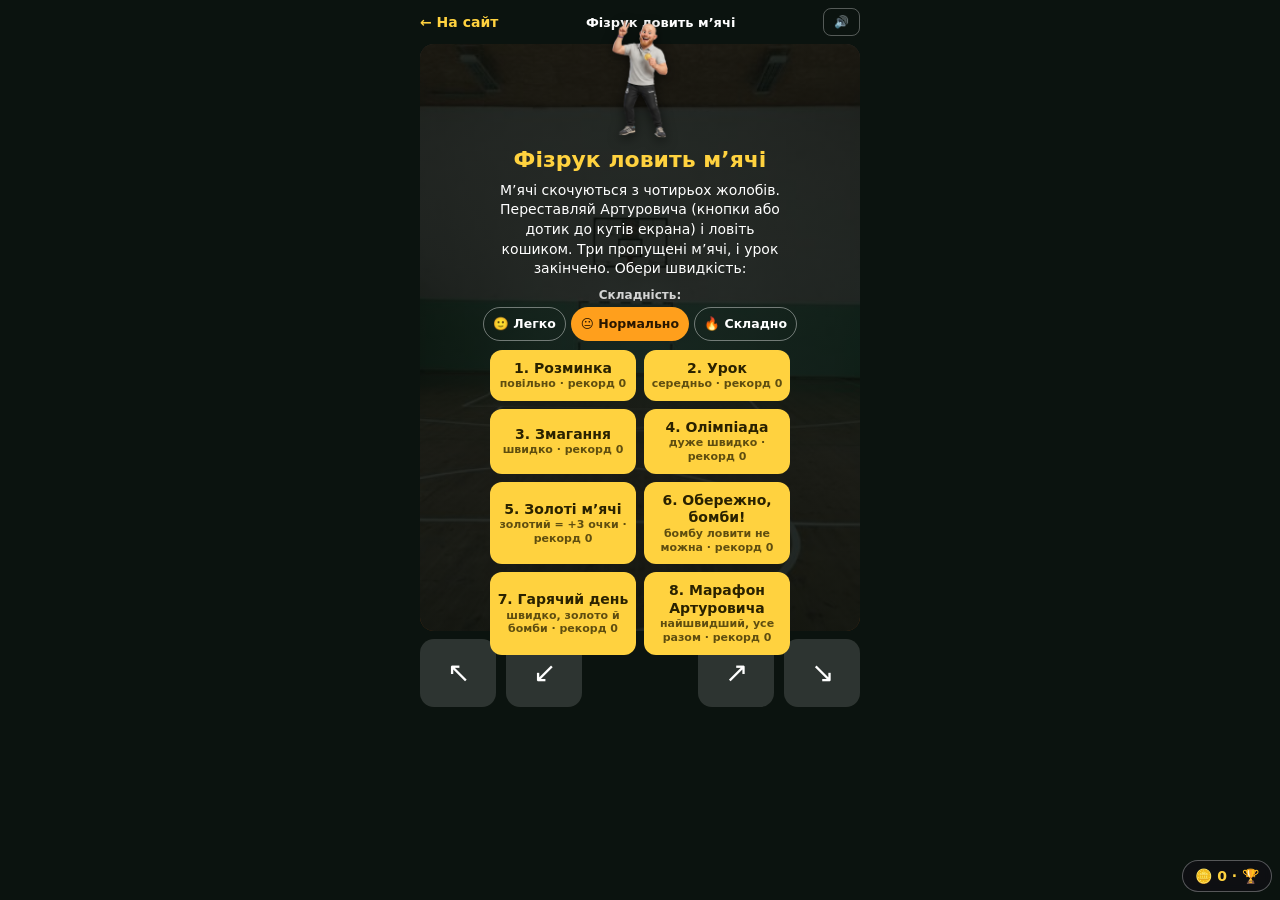
<file: catch.html>
<!doctype html>
<html lang="uk">
<head>
<meta charset="utf-8">
<meta name="viewport" content="width=device-width, initial-scale=1, maximum-scale=1, user-scalable=no">
<meta name="theme-color" content="#1b2a22">
<title>Фізрук ловить м’ячі</title>
<style>
  :root { --y:#ffd23f; --g:#5fb08f; --ink:#fff; }
  * { box-sizing:border-box; -webkit-tap-highlight-color:transparent; user-select:none; -webkit-user-select:none; }
  html, body { margin:0; height:100%; background:#0b130f; color:var(--ink); font-family:system-ui,-apple-system,"Segoe UI",Roboto,sans-serif; overscroll-behavior:none; touch-action:none; }
  body { display:flex; flex-direction:column; align-items:center; padding:8px 12px 10px; gap:8px; }
  header { width:100%; max-width:440px; display:flex; justify-content:space-between; align-items:center; gap:8px; font-size:14px; font-weight:700; }
  header a { color:var(--y); text-decoration:none; white-space:nowrap; }
  header span { font-size:13px; text-align:center; }
  .wrap { position:relative; width:min(100%, 440px, calc((100vh - 170px) * 360 / 480)); aspect-ratio:360/480; min-width:240px; }
  @supports (height:100dvh) { .wrap { width:min(100%, 440px, calc((100dvh - 170px) * 360 / 480)); } }
  canvas { position:absolute; inset:0; width:100%; height:100%; border-radius:14px; display:block; touch-action:none; background:#000; }
  .ov { position:absolute; inset:0; display:grid; place-content:center; justify-items:center; gap:9px; text-align:center; padding:14px; border-radius:14px; background:linear-gradient(rgba(8,14,10,.8),rgba(8,14,10,.9)), url(gym.jpg) center/cover; }
  .ov[hidden] { display:none; }
  .ov img.hero { width:auto; height:118px; border:0; border-radius:0; object-fit:contain; filter:drop-shadow(0 3px 6px rgba(0,0,0,.6)); }
  .ov img { width:120px; height:120px; border-radius:16px; object-fit:cover; object-position:top; border:2px solid var(--y); }
  .ov h1 { margin:0; font-size:22px; color:var(--y); } .ov p { margin:0; font-size:14px; line-height:1.4; max-width:300px; }
  .lv { display:grid; grid-template-columns:1fr 1fr; gap:8px; width:100%; max-width:300px; }
  .lv button, .go { font:inherit; font-weight:700; border:0; border-radius:12px; cursor:pointer; }
  .lv button { padding:10px 6px; font-size:14px; background:var(--y); color:#2a2200; line-height:1.25; }
  .lv button small { display:block; font-weight:600; font-size:11px; opacity:.75; }
  .go { font-size:18px; padding:12px 28px; background:var(--y); color:#2a2200; }
  .snd { font:inherit; font-size:12px; font-weight:700; padding:6px 10px; border-radius:8px; border:1px solid rgba(255,255,255,.3); background:transparent; color:#fff; cursor:pointer; }
  .pad { width:100%; max-width:440px; display:flex; justify-content:space-between; gap:10px; }
  .pad div { display:flex; gap:10px; }
  .pad button { width:76px; height:68px; font-size:28px; border:0; border-radius:14px; background:rgba(255,255,255,.14); color:#fff; touch-action:none; }
  .pad button.on { background:var(--y); color:#222; }
</style>
</head>
<body>
<header><a href="./">← На сайт</a><span id="lvlname">Фізрук ловить м’ячі</span><button class="snd" id="snd" type="button" aria-label="Звук"></button></header>
<div class="wrap">
  <canvas id="c" width="720" height="960" aria-label="Фізрук ловить м’ячі, що скочуються з чотирьох жолобів. Кнопки внизу або дотик до кутів екрана."></canvas>
  <div class="ov" id="ov">
    <img class="hero" src="art-win.png" alt="Фізрук Артурович">
    <h1 id="h">Фізрук ловить м’ячі</h1>
    <p id="txt">М’ячі скочуються з чотирьох жолобів. Переставляй Артуровича (кнопки або дотик до кутів екрана) і ловіть кошиком. Три пропущені м’ячі, і урок закінчено. Обери швидкість:</p>
    <div class="lv" id="lv"></div>
  </div>
</div>
<div class="pad" aria-label="Керування">
  <div><button data-p="0" type="button" aria-label="Вгору ліворуч">↖</button><button data-p="1" type="button" aria-label="Вниз ліворуч">↙</button></div>
  <div><button data-p="2" type="button" aria-label="Вгору праворуч">↗</button><button data-p="3" type="button" aria-label="Вниз праворуч">↘</button></div>
</div>
<script src="sfx.js"></script>
<script src="diff.js"></script>
<script src="config.js"></script>
<script src="track.js"></script>
<script src="meta.js"></script>
<script>
(function () {
  var $ = function (i) { return document.getElementById(i); };
  var cv = $("c"), g = cv.getContext("2d"), W = 360, H = 480, FL = 440;
  var LEVELS = [
    { n: "Розминка", d: "повільно", tr: 3.4, iv: 1.6 },
    { n: "Урок", d: "середньо", tr: 2.7, iv: 1.25 },
    { n: "Змагання", d: "швидко", tr: 2.1, iv: 0.98 },
    { n: "Олімпіада", d: "дуже швидко", tr: 1.6, iv: 0.78 },
    { n: "Золоті м’ячі", d: "золотий = +3 очки", tr: 2.4, iv: 1.05, gold: 0.18 },
    { n: "Обережно, бомби!", d: "бомбу ловити не можна", tr: 2.3, iv: 1.0, bad: 0.2 },
    { n: "Гарячий день", d: "швидко, золото й бомби", tr: 1.9, iv: 0.85, gold: 0.15, bad: 0.2 },
    { n: "Марафон Артуровича", d: "найшвидший, усе разом", tr: 1.5, iv: 0.72, gold: 0.14, bad: 0.25 }
  ];
  var BALLS = ["⚽", "🏀", "🏐", "🎾", "🏈", "🥎"];
  // жолоби: початок -> кінець; потім падіння до кошика
  var CH = [
    { x0: -14, y0: 112, x1: 112, y1: 190, bx: 112, by: 292 },
    { x0: -14, y0: 232, x1: 112, y1: 300, bx: 112, by: 378 },
    { x0: 374, y0: 112, x1: 248, y1: 190, bx: 248, by: 292 },
    { x0: 374, y0: 232, x1: 248, y1: 300, bx: 248, by: 378 }
  ];
  var DROP = 0.5;
  function maxMiss() { return DIFF.pick(5, 3, 2) + (perk.life ? 1 : 0); }
  function ivK() { return DIFF.pick(1.25, 1, 0.85); }
  function trK() { return DIFF.pick(1.15, 1, 0.88); }
  
  var lvl = 0, st = "menu", pos = 0, balls = [], score = 0, miss = 0, tm = 0, spawn = 0, fx = [], flash = 0, speedK = 1, best = [0, 0, 0, 0, 0, 0, 0, 0], shock = 0, joy = 0, perk = { life: 0 }, coinsRun = 0, lastR = null;
  try { best = JSON.parse(localStorage.getItem("bus.egg.best") || "[]"); } catch (e) {} while (best.length < 8) best.push(0);
  var started = false;

  DIFF.mount($("ov"), $("lv"));
  DIFF.on(function () { if (st === "menu") menu(); });
  function menu() {
    st = "menu"; META.clear($("ov")); var lv = $("lv"); lv.innerHTML = "";
    LEVELS.forEach(function (L, i) {
      var b = document.createElement("button"); b.type = "button"; b.innerHTML = (i + 1) + ". " + L.n + "<small>" + L.d + " · рекорд " + (best[i] || 0) + "</small>";
      b.onclick = function () { SFXLIB.ac(); start(i); }; lv.appendChild(b);
    });
    $("ov").hidden = false;
  }
  function start(i) {
    perk = META.begin("egg"); coinsRun = 0; lvl = i; score = 0; miss = 0; balls = []; fx = []; spawn = 1; tm = 0; speedK = DIFF.pick(0.9, 1, 1.12); pos = 0; flash = 0; shock = 0; joy = 0; st = "play"; $("ov").hidden = true;
    $("lvlname").textContent = LEVELS[i].n;
    if (!started) { started = true; try { if (window.trackPlay) window.trackPlay("egg"); } catch (e) {} }
  }
  function landings(ch) { return balls.filter(function (b) { return !b.done; }).map(function (b) { return { t: b.t0 + b.tr + DROP, c: b.c }; }); }
  function trySpawn() {
    var L = LEVELS[lvl], tr = L.tr * trK() / speedK, c = Math.floor(Math.random() * 4), land = tm + tr + DROP, ok = true, gap = Math.max(0.45, 0.8 / speedK);
    landings().forEach(function (l) { if (Math.abs(l.t - land) < (l.c === c ? 0.35 : gap)) ok = false; });
    if (!ok) return false;
    var bad = Math.random() < (L.bad || 0), gold = !bad && Math.random() < (L.gold || 0);
    balls.push({ bad: bad, gold: gold, c: c, k: Math.floor(Math.random() * 5), t0: tm, tr: tr, rot: 0, done: false, ph: "roll", fy: 0, vx: 0, vy: 0, x: 0, y: 0 });
    return true;
  }
  function update(dt) {
    if (st !== "play") return;
    tm += dt; var L = LEVELS[lvl]; if (flash > 0) flash -= dt; if (shock > 0) shock -= dt; if (joy > 0) joy -= dt;
    spawn -= dt;
    if (spawn <= 0) { if (trySpawn()) spawn = L.iv * ivK() / speedK * (0.75 + Math.random() * 0.5); else spawn = 0.12; }
    balls.forEach(function (b) {
      var C = CH[b.c], el = tm - b.t0;
      if (b.ph === "roll") {
        var k = Math.min(1, el / b.tr); b.x = C.x0 + (C.x1 - C.x0) * k; b.y = C.y0 + (C.y1 - C.y0) * k - 10; b.rot += dt * (C.x1 > C.x0 ? 1 : -1) * (6 + 3 * speedK);
        if (k >= 1) { b.ph = "drop"; b.dt = 0; }
      } else if (b.ph === "drop") {
        b.dt += dt; var q = Math.min(1, b.dt / DROP); b.x = C.x1; b.y = C.y1 - 10 + (C.by - 16 - (C.y1 - 10)) * q * q; b.rot += dt * 4;
        if (b.dt >= DROP) {
          if (pos === b.c && b.bad) { b.ph = "done"; b.done = true; miss++; flash = 0.4; shock = 0.6; SFXLIB.noise(0.4, 0.4, 300); SFXLIB.tone(120, 0.4, "sawtooth", 0.25, 0, 40); fx.push({ x: C.bx, y: C.by - 30, t: 0, s: "БУМ!", c: "#ff5060" }); if (miss >= maxMiss()) over(); }
          else if (b.bad) { b.ph = "done"; b.done = true; fx.push({ x: C.bx, y: C.by - 30, t: 0, s: "ухилився", c: "#9ad0ff" }); }
          else if (pos === b.c) { b.ph = "done"; b.done = true; var gp = b.gold ? 3 : 1; score += gp; if (b.gold) coinsRun += 2; joy = 0.35; SFXLIB.seq(b.gold ? [988, 1319, 1760] : [740, 988], 0.05, "triangle", 0.2); fx.push({ x: C.bx, y: C.by - 30, t: 0, s: "+" + gp, c: b.gold ? "#ffec6a" : "#ffd23f" });
            if (score % 10 === 0) { speedK = Math.min(2.4, speedK + 0.08); SFXLIB.seq([523, 659, 784], 0.07, "square", 0.12); fx.push({ x: 180, y: 120, t: 0, s: "Швидше!", c: "#5fb08f" }); } }
          else { b.ph = "fall"; b.vx = (C.x1 < 180 ? -1 : 1) * 60; b.vy = -140; }
        }
      } else if (b.ph === "fall") {
        b.vy += 900 * dt; b.x += b.vx * dt; b.y += b.vy * dt; b.rot += dt * 8;
        if (b.y >= FL - 10) { b.y = FL - 10; b.vy = -b.vy * 0.45; b.vx *= 0.8; if (!b.hit) { b.hit = 1; miss++; flash = 0.4; shock = 0.6; SFXLIB.tone(200, 0.35, "sawtooth", 0.18, 0, 70); fx.push({ x: b.x, y: FL - 30, t: 0, s: "ОЙ!", c: "#ff5060" }); if (miss >= maxMiss()) over(); } }
        if (b.x < -30 || b.x > W + 30) { b.ph = "done"; b.done = true; }
      }
    });
    balls = balls.filter(function (b) { return b.ph !== "done" || false; }).concat([]);
    fx.forEach(function (f) { f.t += dt; }); fx = fx.filter(function (f) { return f.t < 0.9; });
  }
  function over() {
    st = "over"; SFXLIB.seq([400, 330, 260, 200], 0.14, "sawtooth", 0.15);
    var rEnd = META.end("egg", { pts: Math.round(score * 5 * (1 + lvl * 0.3) * DIFF.pick(0.7, 1, 1.4)), coins: Math.floor(score / 4) + coinsRun }); lastR = rEnd;
    var nb = score > (best[lvl] || 0); if (nb) { best[lvl] = score; try { localStorage.setItem("bus.egg.best", JSON.stringify(best)); } catch (e) {} }
    setTimeout(function () {
      $("h").textContent = "Урок закінчено!";
      $("txt").textContent = "Піймано м’ячів: " + score + (nb ? ". Новий рекорд! 🎉" : ". Рекорд рівня: " + best[lvl] + ".") + " Обери швидкість для нової гри:";
      menu(); META.gain(lastR, $("ov"));
    }, 900);
  }

  /* ---------- малювання (32-біт: градієнти, тіні, згладжування) ---------- */
  function lg(x0, y0, x1, y1, st) { var gr = g.createLinearGradient(x0, y0, x1, y1); st.forEach(function (q) { gr.addColorStop(q[0], q[1]); }); return gr; }
  function rg(x, y, r0, r1, st) { var gr = g.createRadialGradient(x, y, r0, x, y, r1); st.forEach(function (q) { gr.addColorStop(q[0], q[1]); }); return gr; }
  function rr(c, x, y, w, h, r) { c.beginPath(); c.moveTo(x + r, y); c.arcTo(x + w, y, x + w, y + h, r); c.arcTo(x + w, y + h, x, y + h, r); c.arcTo(x, y + h, x, y, r); c.arcTo(x, y, x + w, y, r); c.closePath(); }
  function el(x, y, rx, ry, f, rot) { g.beginPath(); g.ellipse(x, y, rx, ry, rot || 0, 0, 7); g.fillStyle = f; g.fill(); }
  function seg(x0, y0, x1, y1, w, col) { g.strokeStyle = col; g.lineWidth = w; g.lineCap = "round"; g.beginPath(); g.moveTo(x0, y0); g.lineTo(x1, y1); g.stroke(); }

  var bgc = null;
  function makeBg() {
    bgc = document.createElement("canvas"); bgc.width = 720; bgc.height = 960; var b = bgc.getContext("2d"), t = g; g = b; g.scale(2, 2);
    g.fillStyle = lg(0, 0, 0, 250, [[0, "#c9c6ba"], [1, "#f1efe6"]]); g.fillRect(0, 0, 360, 252);
    g.fillStyle = lg(0, 250, 0, 392, [[0, "#78c7a4"], [1, "#3f8f70"]]); g.fillRect(0, 250, 360, 142);
    g.fillStyle = "rgba(255,255,255,.7)"; g.fillRect(0, 248, 360, 4); g.fillStyle = "rgba(0,0,0,.18)"; g.fillRect(0, 252, 360, 3);
    g.fillStyle = "rgba(0,0,0,.08)"; for (var i = 1; i < 6; i++) g.fillRect(i * 60, 252, 1.5, 140);
    g.fillStyle = "#2d3b34"; g.fillRect(0, 384, 360, 8);
    g.fillStyle = "#6a6258"; g.fillRect(0, 0, 360, 12); g.fillStyle = "rgba(0,0,0,.25)"; g.fillRect(0, 12, 360, 10);
    [28, 150, 272].forEach(function (x) {
      g.fillStyle = "#55595f"; rr(g, x - 3, 33, 66, 62, 3); g.fill();
      g.fillStyle = lg(0, 36, 0, 92, [[0, "#9fd2f5"], [1, "#eaf7ff"]]); g.fillRect(x, 36, 60, 56);
      g.fillStyle = "rgba(255,255,255,.45)"; g.beginPath(); g.moveTo(x + 6, 92); g.lineTo(x + 24, 36); g.lineTo(x + 36, 36); g.lineTo(x + 18, 92); g.fill();
      g.fillStyle = "#55595f"; g.fillRect(x + 28, 36, 4, 56); g.fillRect(x, 62, 60, 4);
    });
    // кошик на стіні
    g.fillStyle = "#4a4f57"; g.fillRect(177, 22, 6, 100);
    g.fillStyle = "rgba(0,0,0,.2)"; rr(g, 153, 124, 60, 44, 3); g.fill();
    g.fillStyle = "#f8f8f6"; rr(g, 150, 120, 60, 44, 3); g.fill(); g.strokeStyle = "#9aa0a8"; g.lineWidth = 2; g.stroke();
    g.strokeStyle = "#e0561c"; g.lineWidth = 2; g.strokeRect(166, 140, 28, 20);
    g.strokeStyle = "#e0561c"; g.lineWidth = 3.5; g.beginPath(); g.ellipse(180, 168, 15, 4.5, 0, 0, 7); g.stroke();
    g.strokeStyle = "rgba(255,255,255,.8)"; g.lineWidth = 1; for (var n = -12; n <= 12; n += 6) { g.beginPath(); g.moveTo(180 + n, 169); g.lineTo(180 + n * 0.6, 190); g.stroke(); } g.beginPath(); g.moveTo(170, 178); g.lineTo(190, 178); g.stroke();
    // банер
    g.fillStyle = lg(0, 206, 0, 236, [[0, "#2f63c4"], [1, "#1b3f8f"]]); rr(g, 104, 206, 152, 30, 4); g.fill(); g.strokeStyle = "#ffd23f"; g.lineWidth = 2; g.stroke();
    g.fillStyle = "#ffd23f"; g.font = "bold 12px system-ui,sans-serif"; g.textAlign = "center"; g.fillText("КУНІВСЬКИЙ ЛІЦЕЙ", 180, 226); g.textAlign = "left";
    // підлога
    g.fillStyle = lg(0, 392, 0, 480, [[0, "#d7a05a"], [1, "#a8672f"]]); g.fillRect(0, 392, 360, 88);
    g.lineWidth = 1; g.strokeStyle = "rgba(70,35,8,.28)"; for (var k = 1; k <= 8; k++) { var yy = 392 + 88 * Math.pow(k / 8, 1.6); g.beginPath(); g.moveTo(0, yy); g.lineTo(360, yy); g.stroke(); }
    for (var xx = -360; xx <= 720; xx += 40) { g.beginPath(); g.moveTo(180 + (xx - 180) * 0.2, 392); g.lineTo(xx, 480); g.stroke(); }
    g.strokeStyle = "rgba(255,255,255,.6)"; g.lineWidth = 2.5; g.beginPath(); g.ellipse(180, 486, 140, 30, 0, Math.PI, 2 * Math.PI); g.stroke();
    g.fillStyle = lg(0, 392, 0, 480, [[0, "rgba(255,255,255,.28)"], [0.4, "rgba(255,255,255,0)"]]); g.fillRect(0, 392, 360, 88);
    g.fillStyle = "rgba(0,0,0,.28)"; g.fillRect(0, 389, 360, 3);
    g.fillStyle = rg(180, 250, 120, 330, [[0, "rgba(0,0,0,0)"], [1, "rgba(0,0,0,.5)"]]); g.fillRect(0, 0, 360, 480);
    g = t;
  }
  makeBg();

  function drawBomb(x, y, rot) {
    g.save(); g.translate(x, y); g.fillStyle = "rgba(0,0,0,.25)"; g.beginPath(); g.ellipse(2, 3, 12, 12, 0, 0, 7); g.fill();
    g.beginPath(); g.arc(0, 0, 12, 0, 7); g.fillStyle = rg(-4, -4, 1, 14, [[0, "#6b6f78"], [1, "#14161a"]]); g.fill(); g.strokeStyle = "#e63946"; g.lineWidth = 2.2; g.lineCap = "round"; g.beginPath(); g.moveTo(-4, -4); g.lineTo(4, 4); g.moveTo(4, -4); g.lineTo(-4, 4); g.stroke();
    g.strokeStyle = "#c8a96a"; g.lineWidth = 2; g.beginPath(); g.moveTo(5, -10); g.quadraticCurveTo(10, -16, 14, -13); g.stroke(); g.fillStyle = (Math.floor(tm * 12) % 2) ? "#ffd23f" : "#ff7a1a"; g.beginPath(); g.arc(14.5, -13.5, 3, 0, 7); g.fill(); g.restore();
  }
  function drawGold(x, y, rot) {
    g.save(); g.translate(x, y); g.fillStyle = "rgba(255,225,90,.35)"; g.beginPath(); g.arc(0, 0, 18, 0, 7); g.fill(); g.beginPath(); g.arc(0, 0, 12, 0, 7); g.fillStyle = rg(-4, -4, 1, 14, [[0, "#fff8b0"], [0.55, "#ffd700"], [1, "#a8780a"]]); g.fill(); g.strokeStyle = "#8b6914"; g.lineWidth = 1.2; g.stroke();
    g.rotate(rot); g.fillStyle = "#8b6914"; g.font = "bold 13px system-ui"; g.textAlign = "center"; g.fillText("★", 0, 4.5); g.restore();
  }
  function drawBall(k, x, y, rot, r) {
    r = r || 12; g.save(); g.translate(x, y); g.scale(r / 12, r / 12);
    g.fillStyle = "rgba(0,0,0,.22)"; g.beginPath(); g.ellipse(2, 3, 12, 12, 0, 0, 7); g.fill();
    if (k === 4) {
      g.rotate(rot * 0.5); g.beginPath(); g.ellipse(0, 0, 14, 8.5, 0, 0, 7); g.fillStyle = lg(0, -8, 0, 8, [[0, "#c98446"], [1, "#6a3814"]]); g.fill(); g.strokeStyle = "rgba(0,0,0,.55)"; g.lineWidth = 1.2; g.stroke();
      g.strokeStyle = "#f4f4f0"; g.lineWidth = 1.6; g.beginPath(); g.moveTo(-3, 0); g.lineTo(3, 0); g.stroke(); for (var q = -2; q <= 2; q += 2) { g.beginPath(); g.moveTo(q, -2); g.lineTo(q, 2); g.stroke(); }
      g.beginPath(); g.moveTo(-9, -6); g.quadraticCurveTo(-11, 0, -9, 6); g.moveTo(9, -6); g.quadraticCurveTo(11, 0, 9, 6); g.stroke();
    } else {
      var base = [["#ffffff", "#c9ced6"], ["#ffb25e", "#cf5a14"], ["#fff6d2", "#e4d9a8"], ["#ecff62", "#9cc218"]][k];
      g.beginPath(); g.arc(0, 0, 12, 0, 7); g.fillStyle = rg(-4, -4, 1, 14, [[0, base[0]], [1, base[1]]]); g.fill();
      g.save(); g.beginPath(); g.arc(0, 0, 12, 0, 7); g.clip(); g.rotate(rot);
      if (k === 0) { g.fillStyle = "#20232b"; var p5 = function (cx, cy, rad, a0) { g.beginPath(); for (var i = 0; i < 5; i++) { var a = a0 + i * 1.2566; g.lineTo(cx + Math.cos(a) * rad, cy + Math.sin(a) * rad); } g.closePath(); g.fill(); }; p5(0, 0, 4.6, -1.57); for (var j = 0; j < 5; j++) { var a2 = -1.57 + j * 1.2566 + 0.63; p5(Math.cos(a2) * 11.5, Math.sin(a2) * 11.5, 4.2, a2); g.strokeStyle = "rgba(60,60,70,.6)"; g.lineWidth = 0.8; g.beginPath(); g.moveTo(Math.cos(a2 - 0.63) * 4.6, Math.sin(a2 - 0.63) * 4.6); g.lineTo(Math.cos(a2 - 0.4) * 9, Math.sin(a2 - 0.4) * 9); g.stroke(); } }
      else if (k === 1) { g.strokeStyle = "#23160c"; g.lineWidth = 1.3; g.beginPath(); g.moveTo(0, -12); g.lineTo(0, 12); g.moveTo(-12, 0); g.lineTo(12, 0); g.stroke(); g.beginPath(); g.arc(-15, 0, 11, -0.9, 0.9); g.stroke(); g.beginPath(); g.arc(15, 0, 11, Math.PI - 0.9, Math.PI + 0.9); g.stroke(); }
      else if (k === 2) { g.lineWidth = 5; g.strokeStyle = "#2f6fd1"; g.beginPath(); g.arc(-4, -14, 15, 0.2, 2.6); g.stroke(); g.strokeStyle = "#ffd23f"; g.beginPath(); g.arc(14, 4, 13, 1.8, 4.3); g.stroke(); g.strokeStyle = "rgba(120,100,60,.5)"; g.lineWidth = 0.8; g.beginPath(); g.moveTo(-12, 3); g.lineTo(12, -3); g.stroke(); }
      else { g.strokeStyle = "#fbfff0"; g.lineWidth = 1.8; g.beginPath(); g.arc(-14, 0, 12, -1, 1); g.stroke(); g.beginPath(); g.arc(14, 0, 12, Math.PI - 1, Math.PI + 1); g.stroke(); }
      g.restore(); g.beginPath(); g.arc(0, 0, 12, 0, 7); g.strokeStyle = "rgba(0,0,0,.5)"; g.lineWidth = 1.1; g.stroke();
      g.fillStyle = rg(-4, -5, 0, 6, [[0, "rgba(255,255,255,.65)"], [1, "rgba(255,255,255,0)"]]); g.beginPath(); g.arc(-4, -5, 6, 0, 7); g.fill();
    }
    g.restore();
  }
  function ramp(C) {
    seg(C.x0, C.y0 + 4, C.x1, C.y1 + 4, 15, "#3d2208"); seg(C.x0, C.y0, C.x1, C.y1, 12, "#a56e36"); seg(C.x0, C.y0 - 2.5, C.x1, C.y1 - 2.5, 4.5, "#e8b878"); seg(C.x0, C.y0 + 3, C.x1, C.y1 + 3, 2, "rgba(60,30,5,.5)");
    g.fillStyle = lg(C.x1 - 4, 0, C.x1 + 4, 0, [[0, "#8a9099"], [0.5, "#dfe3e8"], [1, "#6c727b"]]); g.fillRect(C.x1 - 3.5, C.y1 + 9, 7, 16);
    el(C.x1, C.y1 + 26, 8, 2.5, "rgba(0,0,0,.3)");
  }
  function basket(x, y) {
    el(x, y, 44, 38, rg(x, y, 4, 44, [[0, "rgba(255,225,90,.38)"], [1, "rgba(255,225,90,0)"]]));
    g.beginPath(); g.moveTo(x - 24, y - 14); g.lineTo(x - 16, y + 16); g.quadraticCurveTo(x, y + 23, x + 16, y + 16); g.lineTo(x + 24, y - 14); g.closePath(); g.fillStyle = lg(x - 24, 0, x + 24, 0, [[0, "#a2672a"], [0.45, "#e8c283"], [1, "#9a5f26"]]); g.fill(); g.strokeStyle = "#6a3e14"; g.lineWidth = 1.2; g.stroke();
    g.save(); g.clip(); g.strokeStyle = "rgba(80,42,8,.45)"; g.lineWidth = 1; for (var i = 0; i < 5; i++) { g.beginPath(); g.moveTo(x - 26, y - 8 + i * 6); g.quadraticCurveTo(x, y - 4 + i * 6 + 5, x + 26, y - 8 + i * 6); g.stroke(); } for (var j = -20; j <= 20; j += 8) { g.beginPath(); g.moveTo(x + j, y - 14); g.lineTo(x + j * 0.7, y + 20); g.stroke(); } g.restore();
    g.beginPath(); g.ellipse(x, y - 14, 24, 6, 0, 0, 7); g.fillStyle = "#3a220c"; g.fill(); g.strokeStyle = "#e0b06a"; g.lineWidth = 3; g.stroke();
  }
  var ART = {}; ["legs", "head-thumb", "head-win", "head-wave"].forEach(function (n) { var im = new Image(); im.src = "art-" + n + (n === "legs" ? ".png" : ".png"); ART[n] = im; });
  function artReady() { for (var k in ART) if (!(ART[k].complete && ART[k].naturalWidth)) return false; return true; }
  var SK = ["#ffd9b8", "#f0b48c", "#c98a62"];
  function limb(x0, y0, x1, y1, w0, w1, c0, c1) { // конічна кінцівка з тінню
    var dx = x1 - x0, dy = y1 - y0, L = Math.hypot(dx, dy) || 1, nx = -dy / L, ny = dx / L;
    g.beginPath(); g.moveTo(x0 + nx * w0 / 2, y0 + ny * w0 / 2); g.lineTo(x1 + nx * w1 / 2, y1 + ny * w1 / 2); g.arc(x1, y1, w1 / 2, Math.atan2(ny, nx), Math.atan2(ny, nx) + Math.PI, true); g.lineTo(x0 - nx * w0 / 2, y0 - ny * w0 / 2); g.arc(x0, y0, w0 / 2, Math.atan2(-ny, -nx), Math.atan2(-ny, -nx) + Math.PI, true); g.closePath();
    g.fillStyle = lg(x0 + nx * w0 / 2, y0 + ny * w0 / 2, x0 - nx * w0 / 2, y0 - ny * w0 / 2, [[0, c0[0]], [0.5, c0[1]], [1, c0[2]]]); g.fill();
  }
  function hand(x, y, ang, open) { // кисть: долоня + пальці + великий палець
    g.save(); g.translate(x, y); g.rotate(ang); g.scale(1.3, 1.3);
    if (open) {
      el(0, 0, 6.2, 5.6, lg(0, -6, 0, 6, [[0, SK[0]], [1, SK[1]]]));
      for (var i = -2; i <= 1; i++) { var fx = i * 3.1 + 1.5; limb(fx, -3, fx + i * 0.25, -10.5 + Math.abs(i + 0.5) * 1.2, 3, 2.7, SK, SK); }
      limb(-5, 0.5, -9, -4.5, 3.3, 2.8, SK, SK);
      g.strokeStyle = "rgba(120,60,30,.35)"; g.lineWidth = 0.6; for (var j = -1; j <= 1; j++) { g.beginPath(); g.moveTo(j * 3.1 + 1.5 + 1.5, -3); g.lineTo(j * 3.1 + 1.5 + 1.5, -9); g.stroke(); }
    } else {
      el(0, 0, 5.4, 5.2, lg(0, -5, 0, 6, [[0, SK[0]], [1, SK[1]]]));
      for (var k = -1; k <= 2; k++) el(k * 2.6 - 1.3, 3.8, 1.9, 2.3, SK[1]);
      el(-4.3, -1.3, 2, 3.2, SK[0], 0.5);
    }
    g.restore();
  }
  function sleeveArm(Sx, Sy, Ex, Ey, Hx, Hy, handAng, open) {
    var ang = Math.atan2(Hy - Ey, Hx - Ex);
    // тінь на формі
    g.strokeStyle = "rgba(0,0,0,.22)"; g.lineCap = "round"; g.lineWidth = 20; g.beginPath(); g.moveTo(Sx + 1.5, Sy + 2); g.lineTo(Ex + 1.5, Ey + 2); g.lineTo(Hx + 1.5, Hy + 2); g.stroke();
    limb(Ex, Ey, Hx, Hy, 15, 11, SK, SK); // передпліччя
    var wx = Hx - Math.cos(ang) * 4, wy = Hy - Math.sin(ang) * 4; // фіолетовий браслет
    g.strokeStyle = "#8a4fc9"; g.lineWidth = 3; g.beginPath(); g.moveTo(wx - Math.sin(ang) * 5.5, wy + Math.cos(ang) * 5.5); g.lineTo(wx + Math.sin(ang) * 5.5, wy - Math.cos(ang) * 5.5); g.stroke();
    var ux = Ex - Sx, uy = Ey - Sy, ul = Math.hypot(ux, uy) || 1, sx2 = Sx + ux * 0.62, sy2 = Sy + uy * 0.62;
    seg(Sx + ux * 0.62, Sy + uy * 0.62, Ex, Ey, 14, SK[1]); // нижня частина плеча (шкіра)
    limb(Sx, Sy, sx2, sy2, 23, 20, ["#8a8f96", "#b9bdc2", "#80858c"], ["#8a8f96", "#b9bdc2", "#80858c"]); // рукав
    g.strokeStyle = "rgba(0,0,0,.28)"; g.lineWidth = 1.1; g.beginPath(); g.arc(sx2, sy2, 10, Math.atan2(uy, ux) - 1.55, Math.atan2(uy, ux) + 1.55); g.stroke(); // манжета рукава
    el(Ex, Ey, 7, 7, SK[1]); // лікоть
    hand(Hx, Hy, handAng, open);
  }
  var GR = ["#7d828a", "#b9bdc4", "#8e939b"];
  function sleeve(Sx, Sy, Ex, Ey, Hx, Hy, ha, open, mus) {
    var ang = Math.atan2(Hy - Ey, Hx - Ex), ux = Ex - Sx, uy = Ey - Sy, ul = Math.hypot(ux, uy) || 1, nx = -uy / ul, ny = ux / ul;
    g.strokeStyle = "rgba(0,0,0,.25)"; g.lineCap = "round"; g.lineJoin = "round"; g.lineWidth = 24; g.beginPath(); g.moveTo(Sx + 2, Sy + 3); g.lineTo(Ex + 2, Ey + 3); g.lineTo(Hx + 2, Hy + 3); g.stroke();
    limb(Ex, Ey, Hx, Hy, 17, 12, SK, SK); // передпліччя (м'язисте)
    el(Ex + (Hx - Ex) * 0.3, Ey + (Hy - Ey) * 0.3, 8.5, 7, SK[1], ang); // біцепс-вигин передпліччя
    var wx = Hx - Math.cos(ang) * 5, wy = Hy - Math.sin(ang) * 5; // фіолетовий браслет
    g.strokeStyle = "#7b3fc4"; g.lineWidth = 4.2; g.beginPath(); g.moveTo(wx - Math.sin(ang) * 6.5, wy + Math.cos(ang) * 6.5); g.lineTo(wx + Math.sin(ang) * 6.5, wy - Math.cos(ang) * 6.5); g.stroke();
    var sx2 = Sx + ux * 0.7, sy2 = Sy + uy * 0.7;
    seg(sx2, sy2, Ex, Ey, 16, SK[1]); // плече (шкіра)
    el(Ex, Ey, 8, 8, SK[1]);
    limb(Sx, Sy, sx2, sy2, 28, 24, GR, GR); // рукав
    g.strokeStyle = "rgba(0,0,0,.3)"; g.lineWidth = 1.3; g.beginPath(); g.arc(sx2, sy2, 11.5, Math.atan2(uy, ux) - 1.5, Math.atan2(uy, ux) + 1.5); g.stroke();
    el(Sx - nx * 4, Sy - ny * 4, 9, 11, "rgba(255,255,255,.14)", Math.atan2(uy, ux));
    g.save(); g.translate(Hx, Hy); g.scale(1.1, 1.1); g.translate(-Hx, -Hy); hand(Hx, Hy, ha, open); g.restore();
  }
  function kicker(x0, y0, x1, y1, w0, w1, left, nch) {
    limb(x0, y0, x1, y1, w0, w1, ["#101216", "#33363f", "#16181d"], ["#101216", "#33363f", "#16181d"]);
    var dx = x1 - x0, dy = y1 - y0, L = Math.hypot(dx, dy), nx = -dy / L, ny = dx / L, sd = left ? -1 : 1;
    g.strokeStyle = "rgba(255,255,255,.88)"; g.lineWidth = 1.7; g.lineCap = "round"; g.lineJoin = "round";
    for (var i = 0; i < nch; i++) { var t = 0.2 + i * (0.6 / nch), px = x0 + dx * t + nx * sd * (w0 / 2 - 3.5), py = y0 + dy * t + ny * sd * (w0 / 2 - 3.5); g.beginPath(); g.moveTo(px - 2.6 * sd, py - 3.4); g.lineTo(px, py); g.lineTo(px - 2.6 * sd, py + 3.4); g.stroke(); }
    // шов
    g.strokeStyle = "rgba(255,255,255,.1)"; g.lineWidth = 6; g.beginPath(); g.moveTo(x0 - nx * 3, y0 - ny * 3); g.lineTo(x1 - nx * 2, y1 - ny * 2); g.stroke();
  }
  function shoe(x, y, sd) {
    g.save(); g.translate(x, y); g.scale(sd, 1);
    el(0, 3, 17, 5, "rgba(0,0,0,.35)");
    g.beginPath(); g.moveTo(-9, -8); g.quadraticCurveTo(-11, 2, -9, 6); g.lineTo(14, 6); g.quadraticCurveTo(20, 5, 18, 1); g.quadraticCurveTo(12, -4, 4, -6); g.quadraticCurveTo(-2, -10, -9, -8); g.closePath();
    g.fillStyle = lg(0, -9, 0, 7, [[0, "#555a63"], [1, "#25272c"]]); g.fill();
    g.fillStyle = "#f4f4f2"; rr(g, -10, 4, 30, 4, 2); g.fill();
    g.strokeStyle = "#f4f4f2"; g.lineWidth = 1.7; for (var i = 0; i < 3; i++) { g.beginPath(); g.moveTo(-3 + i * 2.6, -4 + i * 0.4); g.lineTo(1 + i * 3.4, 2); g.stroke(); }
    g.strokeStyle = "rgba(220,220,220,.8)"; g.lineWidth = 0.9; for (var j = 0; j < 3; j++) { g.beginPath(); g.moveTo(5 + j * 3, -4 + j * 0.4); g.lineTo(7 + j * 3, -1 + j * 0.8); g.stroke(); }
    g.restore();
  }
  function headNew(hx, hy, rot, big, happy) {
    g.save(); g.translate(hx, hy); g.rotate(rot);
    // вуха
    [-1, 1].forEach(function (sd) { el(sd * 30, 3, 6, 10, lg(0, -8, 0, 12, [[0, "#f6c19d"], [1, "#d68f66"]])); el(sd * 30, 3, 2.6, 6, "#c47e58"); });
    // голова
    g.beginPath(); g.ellipse(0, 0, 30, 34, 0, 0, 7); g.fillStyle = rg(-9, -14, 3, 46, [[0, "#ffe4cb"], [0.5, "#f6bb95"], [1, "#d58d63"]]); g.fill(); g.strokeStyle = "rgba(100,50,22,.5)"; g.lineWidth = 1.4; g.stroke();
    el(-10, -25, 12, 5, "rgba(255,255,255,.55)", -0.4); // блиск лисини
    // борода
    g.save(); g.beginPath(); g.ellipse(0, 0, 30, 34, 0, 0, 7); g.clip();
    g.fillStyle = lg(0, 2, 0, 38, [[0, "#e6702f"], [0.6, "#c4531d"], [1, "#8f360d"]]);
    g.beginPath(); g.moveTo(-32, -2); g.bezierCurveTo(-34, 46, 34, 46, 32, -2); g.bezierCurveTo(26, 12, 17, 15, 0, 15); g.bezierCurveTo(-17, 15, -26, 12, -32, -2); g.fill();
    g.strokeStyle = "rgba(120,40,8,.4)"; g.lineWidth = 1; for (var q = -22; q <= 22; q += 5) { g.beginPath(); g.moveTo(q, 17 + Math.abs(q) * 0.15); g.lineTo(q * 1.08, 34); g.stroke(); }
    g.strokeStyle = "rgba(255,170,100,.35)"; for (var q2 = -16; q2 <= 16; q2 += 8) { g.beginPath(); g.moveTo(q2, 19); g.lineTo(q2 * 1.1, 32); g.stroke(); }
    g.restore();
    // вуса
    g.fillStyle = "#c7561e"; g.beginPath(); g.moveTo(-17, 15); g.quadraticCurveTo(-9, 6, 0, 12); g.quadraticCurveTo(9, 6, 17, 15); g.quadraticCurveTo(9, 18, 0, 16); g.quadraticCurveTo(-9, 18, -17, 15); g.fill();
    // рот
    if (big) { el(0, 24, 6.5, 8, "#4d1010"); g.fillStyle = "#fbfbf6"; rr(g, -6, 17.5, 12, 4.5, 2); g.fill(); el(0, 29, 4, 2.5, "#c0443c"); }
    else {
      var mw = happy ? 15 : 12.5, md = happy ? 15 : 11;
      g.beginPath(); g.moveTo(-mw, 17); g.quadraticCurveTo(0, 17 + md * 1.6, mw, 17); g.quadraticCurveTo(0, 15, -mw, 17); g.fillStyle = "#5a1414"; g.fill();
      g.save(); g.clip(); g.fillStyle = "#fbfbf6"; g.fillRect(-mw, 16, mw * 2, 5.5); g.fillStyle = "rgba(0,0,0,.18)"; for (var tq = -mw + 3; tq < mw; tq += 3.8) g.fillRect(tq, 16, 0.7, 5.5); el(0, 29, 6, 3.5, "#c0443c"); g.restore();
    }
    // ніс і щоки
    el(0, 5, 5.2, 6.4, "rgba(200,110,78,.65)"); el(-1.5, 3, 2.3, 3, "rgba(255,230,210,.6)");
    el(-17, 8, 7, 4, "rgba(255,110,90,.25)"); el(17, 8, 7, 4, "rgba(255,110,90,.25)");
    // очі
    [-1, 1].forEach(function (sd) {
      var ex = sd * 12, ey = -6;
      if (happy && !big) { g.strokeStyle = "#3a1c0a"; g.lineWidth = 2.6; g.lineCap = "round"; g.beginPath(); g.arc(ex, ey + 2, 6, Math.PI * 1.1, Math.PI * 1.9); g.stroke(); }
      else { var ry = big ? 8.4 : 6.4; el(ex, ey, 7.4, ry, "#fff"); g.strokeStyle = "rgba(0,0,0,.4)"; g.lineWidth = 1; g.beginPath(); g.ellipse(ex, ey, 7.4, ry, 0, 0, 7); g.stroke(); el(ex - sd * 0.6, ey + 0.6, 4, 4.4, rg(ex, ey, 0, 4.4, [[0, "#6fb0e6"], [1, "#2c5f93"]])); el(ex - sd * 0.6, ey + 0.8, 2, 2.2, "#0a0a0a"); el(ex - 1.8, ey - 1.6, 1.3, 1.3, "#fff"); }
      g.strokeStyle = "#8a3a10"; g.lineWidth = 3.6; g.lineCap = "round"; var by = big ? -19 : -15; g.beginPath(); g.moveTo(sd * 20, ey + by + 8); g.quadraticCurveTo(sd * 13, ey + by + (big ? 0 : 4), sd * 5, ey + by + (big ? 2 : 6)); g.stroke();
    });
    g.restore();
  }
  var CJ = {}; ["crouch", "jump"].forEach(function (n) { var im = new Image(); im.src = "art-c-" + n + ".png"; CJ[n] = im; });
  var AN = { crouch: { x: 265, y: 178 }, jump: { x: 58, y: 35 } }, hP = { x: null, y: 0 };
  function fizruk() {
    var ok = CJ.crouch.complete && CJ.crouch.naturalWidth && CJ.jump.complete && CJ.jump.naturalWidth;
    if (!ok) return fizrukDrawn();
    var C = CH[pos], side = pos < 2 ? -1 : 1, up = C.by < 335, nm = up ? "jump" : "crouch", im = CJ[nm], k = 0.4;
    var tx = C.bx - side * 4, ty = C.by + (up ? 0 : 2);
    if (hP.x === null) { hP.x = tx; hP.y = ty; }
    hP.x += (tx - hP.x) * 0.25; hP.y += (ty - hP.y) * 0.25;
    var flip = up ? side > 0 : side < 0, ax = flip ? im.naturalWidth - AN[nm].x : AN[nm].x;
    var bob = (joy > 0 ? -Math.abs(Math.sin(tm * 18)) * 6 : 0) + (shock > 0 ? Math.sin(tm * 40) * 2 : 0);
    var dx = hP.x - ax * k, dy = hP.y - AN[nm].y * k + bob, feet = Math.min(474, dy + im.naturalHeight * k);
    basket(C.bx, C.by);
    el(dx + im.naturalWidth * k * 0.5, Math.min(472, feet + 2), 38, 7, "rgba(0,0,0,.35)");
    g.save(); if (flip) { g.translate(dx + im.naturalWidth * k, dy); g.scale(-k, k); } else { g.translate(dx, dy); g.scale(k, k); }
    g.drawImage(im, 0, 0); g.restore();
  }
  function fizrukDrawn() {
    var C = CH[pos], side = pos < 2 ? -1 : 1, X = 180, FY = FL, big = shock > 0, happy = joy > 0;
    var bob = Math.sin(tm * 6) * 1.3, crouch = 4 + (happy ? -4 : 0) + bob * 0.5, lean = side * 0.05, hipY = 346 + crouch, shY = 290 + crouch;
    el(X, FY + 1, 52, 8, "rgba(0,0,0,.38)");
    // ноги (широка стійка, як на малюнку)
    var kn = 6 + crouch * 0.6;
    kicker(X - 15, hipY, X - 24 - kn * 0.4, 396, 36, 29, true, 3); kicker(X - 24 - kn * 0.4, 396, X - 27, 428, 29, 22, true, 2);
    kicker(X + 15, hipY, X + 24 + kn * 0.4, 396, 36, 29, false, 3); kicker(X + 24 + kn * 0.4, 396, X + 27, 428, 29, 22, false, 2);
    g.save(); g.translate(X - 28, 436); g.scale(1.35, 1.35); g.translate(-(X - 28), -436); shoe(X - 28, 436, -1); g.restore(); g.save(); g.translate(X + 28, 436); g.scale(1.35, 1.35); g.translate(-(X + 28), -436); shoe(X + 28, 436, 1); g.restore();
    g.fillStyle = "#fff"; g.font = "bold 19px Arial,sans-serif"; g.textAlign = "center"; g.strokeStyle = "rgba(0,0,0,.45)"; g.lineWidth = 2.5; g.strokeText("8", X - 24, 380); g.fillText("8", X - 24, 380); g.textAlign = "left";
    // тулуб
    g.save(); g.translate(X, hipY); g.rotate(lean); g.translate(-X, -hipY);
    var top = shY - 4;
    g.beginPath(); g.moveTo(X - 27, hipY + 6); g.quadraticCurveTo(X - 33, shY + 38, X - 38, top + 12); g.quadraticCurveTo(X - 38, top, X - 24, top - 2); g.quadraticCurveTo(X, top - 7, X + 24, top - 2); g.quadraticCurveTo(X + 38, top, X + 38, top + 12); g.quadraticCurveTo(X + 33, shY + 38, X + 27, hipY + 6); g.quadraticCurveTo(X, hipY + 12, X - 27, hipY + 6); g.closePath();
    g.fillStyle = lg(X - 38, 0, X + 38, 0, [[0, "#7a7f87"], [0.28, "#b8bcc3"], [0.62, "#a6aab1"], [1, "#72777f"]]); g.fill(); g.strokeStyle = "rgba(0,0,0,.35)"; g.lineWidth = 1.6; g.stroke();
    g.save(); g.clip(); g.fillStyle = "rgba(0,0,0,.13)"; g.fillRect(X - 40, hipY - 8, 80, 22); g.strokeStyle = "rgba(0,0,0,.12)"; g.lineWidth = 3; g.beginPath(); g.moveTo(X - 18, shY + 12); g.quadraticCurveTo(X - 10, shY + 30, X - 20, hipY - 6); g.moveTo(X + 20, shY + 12); g.quadraticCurveTo(X + 12, shY + 32, X + 22, hipY - 8); g.stroke();
    g.fillStyle = "rgba(255,255,255,.16)"; g.beginPath(); g.ellipse(X - 14, shY + 14, 13, 8, -0.3, 0, 7); g.fill(); g.beginPath(); g.ellipse(X + 14, shY + 14, 13, 8, 0.3, 0, 7); g.fill(); g.restore();
    // комір
    g.fillStyle = lg(0, top - 4, 0, top + 20, [[0, "#d9dce1"], [1, "#a9adb4"]]); g.strokeStyle = "rgba(0,0,0,.3)"; g.lineWidth = 1.2;
    g.beginPath(); g.moveTo(X - 17, top - 4); g.lineTo(X - 3, top - 5); g.lineTo(X, top + 18); g.lineTo(X - 7, top + 12); g.closePath(); g.fill(); g.stroke();
    g.beginPath(); g.moveTo(X + 17, top - 4); g.lineTo(X + 3, top - 5); g.lineTo(X, top + 18); g.lineTo(X + 7, top + 12); g.closePath(); g.fill(); g.stroke();
    g.strokeStyle = "rgba(0,0,0,.3)"; g.beginPath(); g.moveTo(X, top + 16); g.lineTo(X, top + 34); g.stroke(); el(X, top + 24, 1.8, 1.8, "#666b73");
    // номер 8 на грудях і логотип
    g.fillStyle = "#fff"; g.font = "bold 22px Arial,sans-serif"; g.textAlign = "center"; g.strokeStyle = "rgba(0,0,0,.5)"; g.lineWidth = 3; g.strokeText("8", X + 22, shY + 27); g.fillText("8", X + 22, shY + 27);
    g.strokeStyle = "#1a1c20"; g.lineWidth = 2.2; g.lineCap = "round"; g.lineJoin = "round"; for (var cv2 = 0; cv2 < 2; cv2++) { g.beginPath(); g.moveTo(X - 28, shY + 17 + cv2 * 5); g.lineTo(X - 24, shY + 21 + cv2 * 5); g.lineTo(X - 20, shY + 17 + cv2 * 5); g.stroke(); } g.textAlign = "left";
    // шнурок і свисток
    g.strokeStyle = "#17181c"; g.lineWidth = 2.4; g.beginPath(); g.moveTo(X - 12, top - 3); g.quadraticCurveTo(X - 14, top + 26, X - 3, shY + 32); g.moveTo(X + 12, top - 3); g.quadraticCurveTo(X + 8, top + 26, X - 3, shY + 32); g.stroke();
    g.fillStyle = lg(X - 8, 0, X + 4, 0, [[0, "#1b1d22"], [0.5, "#4a4e58"], [1, "#16171b"]]); rr(g, X - 9, shY + 30, 14, 9, 3); g.fill(); rr(g, X - 5, shY + 36, 8, 8, 3); g.fill(); g.fillStyle = "rgba(255,255,255,.35)"; g.fillRect(X - 7, shY + 32, 7, 1.6);
    // шия
    g.fillStyle = lg(0, top - 12, 0, top + 4, [[0, "#c98a62"], [1, "#e6a57c"]]); g.save(); g.globalCompositeOperation = "destination-over"; rr(g, X - 14, top - 18, 28, 26, 8); g.fill(); g.restore();
    // голова (великий, мультяшні пропорції)
    var HD = big ? ART["head-wave"] : happy ? ART["head-win"] : ART["head-thumb"];
    if (artReady()) { var hs = 0.66, hw = HD.naturalWidth * hs, hh = HD.naturalHeight * hs, cx0 = HD === ART["head-win"] ? 0.5 : 0.47; g.save(); g.translate(X, top + 8); g.rotate(side * 0.08 - lean * 1.2 + Math.sin(tm * 2.2) * 0.012); g.drawImage(HD, -hw * cx0, -hh, hw, hh); g.restore(); }
    else headNew(X, top - 36, side * 0.08 - lean * 1.2, big, happy);
    g.restore();
    // плечі з урахуванням нахилу
    function SH(dx) { var c = Math.cos(lean), sn = Math.sin(lean), px = dx, py = shY + 2 - hipY; return [X + px * c - py * sn, hipY + px * sn + py * c]; }
    // вільна рука
    var f = -side, S2 = SH(f * 34), E2, H2, ha = Math.PI;
    if (big) { E2 = [S2[0] + f * 24, S2[1] + 10]; H2 = [S2[0] + f * 44, S2[1] - 10]; ha = f * 1.3; }
    else if (happy) { E2 = [S2[0] + f * 22, S2[1] - 2]; H2 = [S2[0] + f * 24, S2[1] - 36]; ha = 0; }
    else { var sw = Math.sin(tm * 3) * 1.2; E2 = [S2[0] + f * 14 + sw, S2[1] + 24]; H2 = [S2[0] + f * 6 + sw, S2[1] + 44 + bob * 0.3]; ha = Math.PI; }
    sleeve(S2[0], S2[1], E2[0], E2[1], H2[0], H2[1], ha, false);
    // рука, що ловить кошик
    var S1 = SH(side * 34), Bx = C.bx - side * 9, By = C.by + 5, dx = Bx - S1[0], dy = By - S1[1], d = Math.hypot(dx, dy), L = Math.max(40, d * 0.56), hgt = Math.sqrt(Math.max(0, L * L - d * d / 4)), nx = -dy / d, ny = dx / d;
    if (ny < 0) { nx = -nx; ny = -ny; }
    var E1 = [S1[0] + dx / 2 + nx * hgt, S1[1] + dy / 2 + ny * hgt];
    basket(C.bx, C.by);
    sleeve(S1[0], S1[1], E1[0], E1[1], Bx, By, (Math.atan2(By - E1[1], Bx - E1[0]) + Math.PI / 2) * 0.35, true);
  }
  function fizrukOld() {
    var C = CH[pos], side = pos < 2 ? -1 : 1, X = 180, FY = FL, ub = Math.sin(tm * 6) * 1.1, big = shock > 0, happy = joy > 0;
    el(X, FY + 1, 46, 8, "rgba(0,0,0,.35)");
    // ноги
    [-1, 1].forEach(function (sd) {
      var lx = X + sd * 13 - 7;
      g.fillStyle = lg(lx, 0, lx + 14, 0, [[0, "#d08c66"], [0.4, "#ffd2ae"], [1, "#c98660"]]); rr(g, lx, 392, 14, 36, 6); g.fill();
      g.fillStyle = lg(lx, 0, lx + 14, 0, [[0, "#c9ced6"], [0.5, "#fff"], [1, "#bfc4cc"]]); rr(g, lx - 1, 414, 16, 16, 4); g.fill(); g.fillStyle = "#e63946"; g.fillRect(lx - 1, 417, 16, 2);
      var sx = X + sd * 16 - 12; g.fillStyle = lg(0, 424, 0, 441, [[0, "#ffffff"], [1, "#c5cad2"]]); rr(g, sx, 424, 24, 14, 7); g.fill(); g.strokeStyle = "rgba(0,0,0,.45)"; g.lineWidth = 1; g.stroke();
      g.fillStyle = "#222a44"; rr(g, sx - 1, 435, 26, 6, 3); g.fill(); g.fillStyle = "#e63946"; g.fillRect(sx + 4, 429, 14, 2);
      g.strokeStyle = "rgba(0,0,0,.35)"; g.lineWidth = 1; for (var q = 0; q < 3; q++) { g.beginPath(); g.moveTo(sx + 8 + q * 3, 425); g.lineTo(sx + 10 + q * 3, 428); g.stroke(); }
    });
    // шорти
    [-1, 1].forEach(function (sd) { var lx = sd < 0 ? X - 30 : X + 1; g.fillStyle = lg(lx, 0, lx + 29, 0, [[0, "#1d2029"], [0.5, "#3a3f4d"], [1, "#12141a"]]); rr(g, lx, 358 + ub, 29, 46, 8); g.fill(); g.strokeStyle = "rgba(255,255,255,.75)"; g.lineWidth = 1.6; g.beginPath(); g.moveTo(sd < 0 ? lx + 1.5 : lx + 27.5, 366 + ub); g.lineTo(sd < 0 ? lx + 1.5 : lx + 27.5, 400); g.stroke(); });
    g.strokeStyle = "rgba(255,255,255,.85)"; g.lineWidth = 1.8; g.beginPath(); for (var z = 0; z < 4; z++) { g.moveTo(X - 26 + z * 5, 392); g.lineTo(X - 23.5 + z * 5, 387); g.lineTo(X - 21 + z * 5, 392); } g.stroke();
    g.fillStyle = "#454b5a"; rr(g, X - 30, 356 + ub, 60, 8, 4); g.fill();
    // футболка
    g.fillStyle = lg(X - 30, 0, X + 30, 0, [[0, "#767c86"], [0.35, "#b8bec6"], [0.7, "#9aa0a9"], [1, "#6d737d"]]); rr(g, X - 30, 298 + ub, 60, 66, 16); g.fill(); g.strokeStyle = "rgba(0,0,0,.4)"; g.lineWidth = 1.2; g.stroke();
    g.strokeStyle = "rgba(0,0,0,.14)"; g.lineWidth = 1.2; g.beginPath(); g.moveTo(X - 14, 330 + ub); g.quadraticCurveTo(X - 6, 338 + ub, X - 14, 350 + ub); g.moveTo(X + 16, 322 + ub); g.quadraticCurveTo(X + 10, 336 + ub, X + 18, 352 + ub); g.stroke();
    g.fillStyle = "#e9ebef"; g.beginPath(); g.moveTo(X - 11, 299 + ub); g.lineTo(X + 11, 299 + ub); g.lineTo(X + 4, 316 + ub); g.lineTo(X, 320 + ub); g.lineTo(X - 4, 316 + ub); g.closePath(); g.fill(); g.strokeStyle = "rgba(0,0,0,.35)"; g.stroke();
    g.strokeStyle = "#101114"; g.lineWidth = 1.6; g.beginPath(); g.moveTo(X - 7, 301 + ub); g.lineTo(X - 1, 336 + ub); g.lineTo(X + 7, 301 + ub); g.stroke();
    g.fillStyle = lg(X - 6, 0, X + 6, 0, [[0, "#9ea4ad"], [0.5, "#f1f3f6"], [1, "#8d939c"]]); rr(g, X - 6, 335 + ub, 12, 8, 4); g.fill(); g.strokeStyle = "rgba(0,0,0,.5)"; g.lineWidth = 1; g.stroke(); el(X + 3, 339 + ub, 1.6, 1.6, "#2b2e34");
    g.fillStyle = "#fff"; g.font = "bold 17px Arial,sans-serif"; g.textAlign = "center"; g.strokeStyle = "rgba(0,0,0,.35)"; g.lineWidth = 2; g.strokeText("8", X + 17, 331 + ub); g.fillText("8", X + 17, 331 + ub); g.textAlign = "left";
    // вільна рука
    var f = -side, fx0 = X + f * 31;
    g.strokeStyle = "rgba(0,0,0,.3)"; g.lineWidth = 19; g.lineCap = "round"; g.beginPath(); g.moveTo(fx0, 314 + ub); g.lineTo(X + f * 36, 340 + ub); g.stroke();
    seg(fx0, 314 + ub, X + f * 36, 340 + ub, 16, "#939aa3"); seg(X + f * 36, 340 + ub, X + f * 36, 366 + ub, 13, "#e9a982"); seg(X + f * 36, 358 + ub, X + f * 36, 366 + ub, 14, "#2f6fd1");
    el(X + f * 36, 372 + ub, 7, 8, lg(0, 365, 0, 380, [[0, "#ffd0ac"], [1, "#d68f66"]]));
    // шия й голова
    g.fillStyle = lg(0, 286, 0, 304, [[0, "#d68f66"], [1, "#b97650"]]); rr(g, X - 8, 286 + ub, 16, 18, 4); g.fill();
    var HY = 266 + ub;
    el(X - 25, HY + 4, 4.5, 8, "#e9a982"); el(X + 25, HY + 4, 4.5, 8, "#e9a982"); el(X - 25, HY + 4, 2, 4.5, "#c47e58"); el(X + 25, HY + 4, 2, 4.5, "#c47e58");
    g.beginPath(); g.ellipse(X, HY, 25, 30, 0, 0, 7); g.fillStyle = rg(X - 7, HY - 10, 2, 38, [[0, "#ffe0c4"], [0.55, "#f2b18a"], [1, "#d58d63"]]); g.fill(); g.strokeStyle = "rgba(90,45,20,.55)"; g.lineWidth = 1.4; g.stroke();
    el(X - 7, HY - 21, 10, 4.5, "rgba(255,255,255,.4)", -0.35);
    g.save(); g.beginPath(); g.ellipse(X, HY, 25, 30, 0, 0, 7); g.clip();
    // борода
    g.fillStyle = lg(0, HY + 2, 0, HY + 32, [[0, "#e2682c"], [1, "#8f360d"]]); g.beginPath(); g.moveTo(X - 28, HY - 4); g.bezierCurveTo(X - 28, HY + 40, X + 28, HY + 40, X + 28, HY - 4); g.bezierCurveTo(X + 22, HY + 8, X + 14, HY + 11, X, HY + 11); g.bezierCurveTo(X - 14, HY + 11, X - 22, HY + 8, X - 28, HY - 4); g.fill();
    g.strokeStyle = "rgba(100,35,8,.45)"; g.lineWidth = 1; for (var b2 = -18; b2 <= 18; b2 += 6) { g.beginPath(); g.moveTo(X + b2, HY + 12 + Math.abs(b2) * 0.1); g.lineTo(X + b2 * 1.1, HY + 28); g.stroke(); }
    g.restore();
    // вуса й рот
    g.fillStyle = "#c7561e"; g.beginPath(); g.moveTo(X - 15, HY + 12); g.quadraticCurveTo(X - 8, HY + 5, X, HY + 10); g.quadraticCurveTo(X + 8, HY + 5, X + 15, HY + 12); g.quadraticCurveTo(X + 8, HY + 15, X, HY + 13); g.quadraticCurveTo(X - 8, HY + 15, X - 15, HY + 12); g.fill();
    if (big) { el(X, HY + 20, 5, 6.5, "#4d1010"); el(X, HY + 17.5, 3, 1.6, "#f4f4f0"); }
    else {
      var mw = happy ? 12 : 10, md = happy ? 13 : 9; g.beginPath(); g.moveTo(X - mw, HY + 14); g.quadraticCurveTo(X, HY + 14 + md, X + mw, HY + 14); g.quadraticCurveTo(X, HY + 13, X - mw, HY + 14); g.fillStyle = "#5a1414"; g.fill();
      g.save(); g.clip(); g.fillStyle = "#fbfbf6"; g.fillRect(X - mw, HY + 13.5, mw * 2, 4); g.fillStyle = "rgba(0,0,0,.25)"; for (var tq = -mw + 3; tq < mw; tq += 3.5) g.fillRect(X + tq, HY + 13.5, 0.7, 4); g.fillStyle = "#c0443c"; el(X, HY + 21, 5, 2.5, "#c0443c"); g.restore();
    }
    // ніс, щоки
    el(X, HY + 4, 4.3, 5.5, "rgba(190,105,75,.6)"); el(X - 1.2, HY + 2.5, 2, 2.6, "rgba(255,225,205,.55)");
    el(X - 14, HY + 7, 6, 3.5, "rgba(255,110,90,.22)"); el(X + 14, HY + 7, 6, 3.5, "rgba(255,110,90,.22)");
    // очі, брови
    if (happy) { g.strokeStyle = "#3a1c0a"; g.lineWidth = 2.2; g.lineCap = "round"; g.beginPath(); g.arc(X - 10, HY - 3, 5, Math.PI * 1.1, Math.PI * 1.9); g.stroke(); g.beginPath(); g.arc(X + 10, HY - 3, 5, Math.PI * 1.1, Math.PI * 1.9); g.stroke(); }
    else { [-1, 1].forEach(function (sd) { var ex = X + sd * 10, ey = HY - 3, ry = big ? 6.5 : 4.2; el(ex, ey, 6, ry, "#fff"); g.strokeStyle = "rgba(0,0,0,.4)"; g.lineWidth = 0.9; g.beginPath(); g.ellipse(ex, ey, 6, ry, 0, 0, 7); g.stroke(); el(ex + sd * -0.8, ey + 0.4, 3, 3, rg(ex, ey, 0, 3, [[0, "#5c9bd0"], [1, "#2f5f8f"]])); el(ex + sd * -0.8, ey + 0.4, 1.4, 1.4, "#0a0a0a"); el(ex - 1.5, ey - 1, 0.9, 0.9, "#fff"); }); }
    g.strokeStyle = "#6a2c0c"; g.lineWidth = 3.2; g.lineCap = "round"; var by = big ? -13 : -10;
    g.beginPath(); g.moveTo(X - 16, HY + by + 2); g.lineTo(X - 5, HY + by + (big ? -2 : 3)); g.stroke(); g.beginPath(); g.moveTo(X + 16, HY + by + 2); g.lineTo(X + 5, HY + by + (big ? -2 : 3)); g.stroke();
    // рука з кошиком
    var Sx = X + side * 28, Sy = 314 + ub, Bx = C.bx - side * 14, By = C.by + 4, Ex = (Sx + Bx) / 2 + side * 3, Ey = (Sy + By) / 2 + 6;
    g.strokeStyle = "rgba(0,0,0,.3)"; g.lineWidth = 19; g.lineCap = "round"; g.beginPath(); g.moveTo(Sx, Sy); g.lineTo(Ex, Ey); g.stroke(); g.lineWidth = 15; g.beginPath(); g.moveTo(Ex, Ey); g.lineTo(Bx, By); g.stroke();
    seg(Sx, Sy, Ex, Ey, 16, "#939aa3"); seg(Sx - side, Sy - 2, Ex - side, Ey - 2, 5, "rgba(255,255,255,.25)");
    seg(Ex, Ey, Bx, By, 13, "#e9a982"); seg(Ex + (Bx - Ex) * 0.55, Ey + (By - Ey) * 0.55, Ex + (Bx - Ex) * 0.8, Ey + (By - Ey) * 0.8, 14, "#2f6fd1");
    basket(C.bx, C.by);
    el(Bx - side * 2, By + 1, 7.5, 8, lg(0, By - 7, 0, By + 9, [[0, "#ffd0ac"], [1, "#d68f66"]]));
  }
  function panel(x, y, w, h) { g.fillStyle = lg(0, y, 0, y + h, [[0, "rgba(40,60,50,.78)"], [1, "rgba(10,20,15,.82)"]]); rr(g, x, y, w, h, 10); g.fill(); g.strokeStyle = "rgba(255,255,255,.28)"; g.lineWidth = 1.2; g.stroke(); }
  function render() {
    g.setTransform(2, 0, 0, 2, 0, 0); g.imageSmoothingEnabled = true; g.imageSmoothingQuality = "high";
    if (bgc) g.drawImage(bgc, 0, 0, W, H); else { g.fillStyle = "#3a2a18"; g.fillRect(0, 0, W, H); }
    CH.forEach(ramp);
    fizruk();
    balls.forEach(function (b) { if (b.bad) drawBomb(b.x, b.y, b.rot); else if (b.gold) drawGold(b.x, b.y, b.rot); else drawBall(b.k, b.x, b.y, b.rot); });
    g.textAlign = "center"; g.font = "bold 22px system-ui,sans-serif"; g.lineJoin = "round";
    fx.forEach(function (f) { g.globalAlpha = 1 - f.t / 0.9; g.lineWidth = 4; g.strokeStyle = "rgba(0,0,0,.7)"; g.strokeText(f.s, f.x, f.y - f.t * 40); g.fillStyle = f.c; g.fillText(f.s, f.x, f.y - f.t * 40); g.globalAlpha = 1; });
    g.textAlign = "left";
    panel(6, 6, 110, 36); drawBall(0, 26, 24, tm, 11); g.font = "bold 22px system-ui,sans-serif"; g.lineWidth = 3; g.strokeStyle = "rgba(0,0,0,.6)"; g.strokeText(String(score), 46, 32); g.fillStyle = "#ffd23f"; g.fillText(String(score), 46, 32);
    panel(W - 106, 6, 100, 36);
    for (var i = 0; i < maxMiss(); i++) { var lx = W - 20 - (maxMiss() - 1 - i) * 26; g.globalAlpha = i < miss ? 0.3 : 1; drawBall(i, lx, 24, 0, 9); g.globalAlpha = 1; if (i < miss) { g.strokeStyle = "#ff3040"; g.lineWidth = 3.5; g.lineCap = "round"; g.beginPath(); g.moveTo(lx - 7, 17); g.lineTo(lx + 7, 31); g.moveTo(lx + 7, 17); g.lineTo(lx - 7, 31); g.stroke(); } }
    g.fillStyle = "rgba(255,255,255,.85)"; g.font = "bold 11px system-ui,sans-serif"; g.textAlign = "center"; g.strokeStyle = "rgba(0,0,0,.6)"; g.lineWidth = 3; g.strokeText("швидкість ×" + speedK.toFixed(2), W / 2, 58); g.fillText("швидкість ×" + speedK.toFixed(2), W / 2, 58); g.textAlign = "left";
    if (flash > 0) { g.fillStyle = "rgba(220,30,40," + (flash * 0.5).toFixed(2) + ")"; g.fillRect(0, 0, W, H); }
  }

  /* ---------- керування ---------- */
  function setPos(p) { if (st === "play" && p !== pos) { pos = p; SFXLIB.noise(0.04, 0.05, 700); } SFXLIB.ac(); }
  Array.prototype.forEach.call(document.querySelectorAll(".pad button"), function (b) {
    var p = +b.getAttribute("data-p");
    b.addEventListener("pointerdown", function (e) { e.preventDefault(); setPos(p); Array.prototype.forEach.call(document.querySelectorAll(".pad button"), function (x) { x.classList.remove("on"); }); b.classList.add("on"); });
  });
  cv.addEventListener("pointerdown", function (e) { var r = cv.getBoundingClientRect(), x = (e.clientX - r.left) / r.width, y = (e.clientY - r.top) / r.height; setPos((x < 0.5 ? 0 : 2) + (y < 0.62 ? 0 : 1)); });
  addEventListener("keydown", function (e) {
    var k = e.key.toLowerCase(), cur = pos;
    if (k === "q") setPos(0); else if (k === "a") setPos(1); else if (k === "e") setPos(2); else if (k === "d") setPos(3);
    else if (k === "arrowleft") setPos(cur % 2 + 0); else if (k === "arrowright") setPos(cur % 2 + 2); else if (k === "arrowup") setPos(Math.floor(cur / 2) * 2); else if (k === "arrowdown") setPos(Math.floor(cur / 2) * 2 + 1); else return;
    e.preventDefault();
  });
  SFXLIB.bind($("snd"));
  var last = 0; function frame(t) { var dt = Math.min(0.05, (t - last) / 1000 || 0.016); last = t; update(dt); render(); requestAnimationFrame(frame); }
  menu(); requestAnimationFrame(frame);
  window.__e = { tick: function (dt) { update(dt); render(); }, start: start, set: setPos, get s() { return { st: st, pos: pos, score: score, miss: miss, balls: balls.map(function (b) { return { c: b.c, ph: b.ph }; }), speedK: speedK }; }, auto: function (dt, n) { for (var i = 0; i < n; i++) { var b = balls.filter(function (x) { return x.ph === "roll" || x.ph === "drop"; }).sort(function (a, b) { return (a.t0 + a.tr) - (b.t0 + b.tr); })[0]; if (b) pos = b.c; update(dt); } render(); } };
})();
</script>
</body>
</html>
</file>
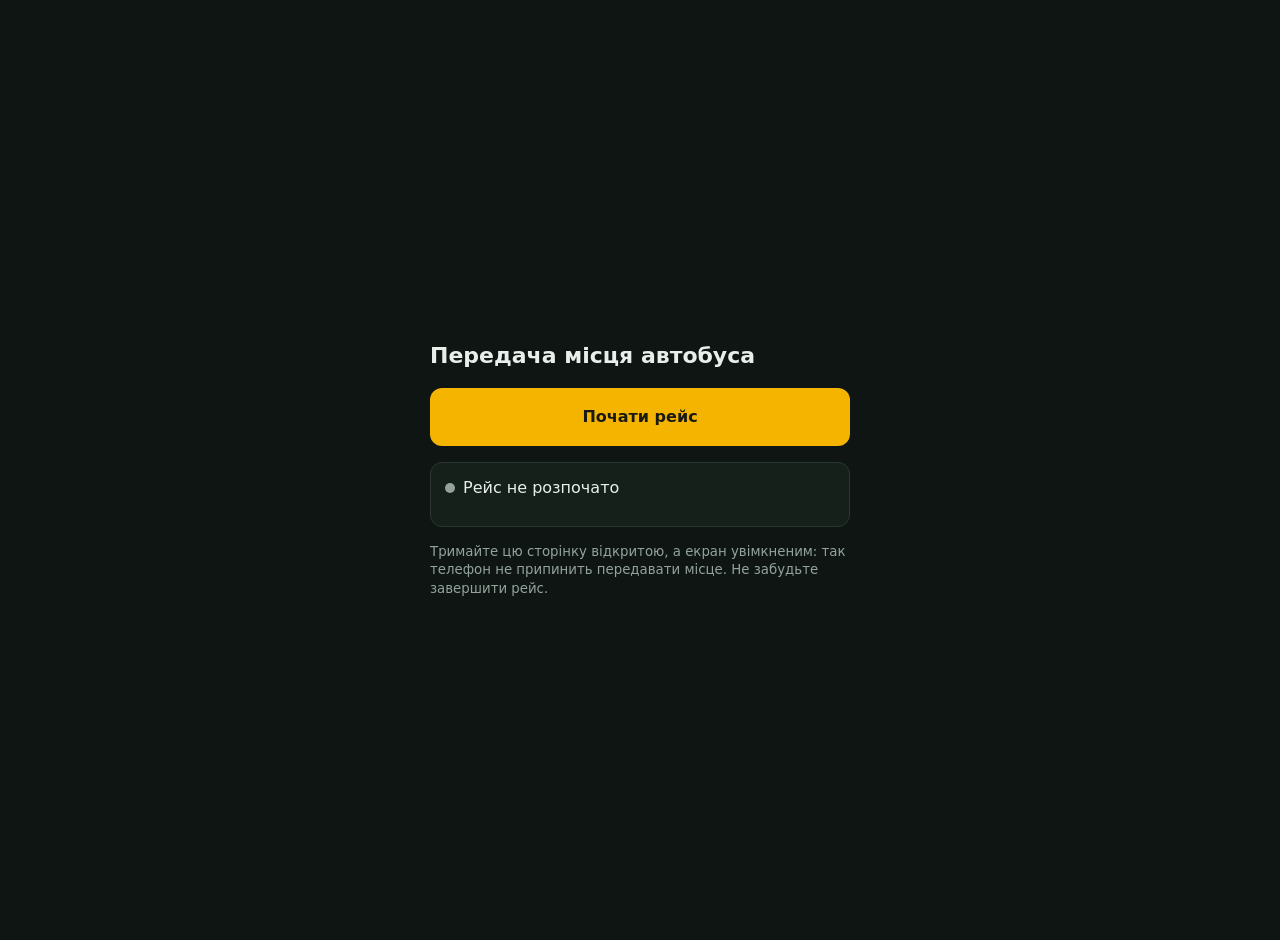
<file: driver.html>
<!doctype html>
<html lang="uk">
<head>
<meta charset="utf-8">
<meta name="viewport" content="width=device-width, initial-scale=1">
<title>Автобус: передача місця</title>
<style>
  :root { color-scheme: dark; }
  body { margin: 0; min-height: 100vh; background: #0E1512; color: #E8EFEA; font: 16px/1.4 system-ui, sans-serif; display: grid; place-items: center; padding: 20px; }
  main { width: 100%; max-width: 420px; display: grid; gap: 16px; }
  h1 { margin: 0; font-size: 22px; }
  button { font: inherit; font-weight: 600; border: 0; border-radius: 12px; padding: 18px; cursor: pointer; background: #F4B400; color: #1A1A12; }
  button.stop { background: #2A3731; color: #E8EFEA; }
  button[hidden] { display: none; }
  .box { background: #16201B; border: 1px solid #2A3731; border-radius: 12px; padding: 14px; display: grid; gap: 6px; }
  .dot { display: inline-block; width: 10px; height: 10px; border-radius: 50%; background: #93A39B; margin-right: 8px; }
  .dot.on { background: #4FBF9F; }
  .err { color: #FF8A80; }
  small { color: #93A39B; }
</style>
</head>
<body>
<main>
  <h1>Передача місця автобуса</h1>
  <button id="start">Почати рейс</button>
  <button id="stop" class="stop" hidden>Завершити рейс</button>
  <div class="box">
    <div><span class="dot" id="dot"></span><span id="state">Рейс не розпочато</span></div>
    <small id="last"></small>
    <small class="err" id="err"></small>
  </div>
  <small>Тримайте цю сторінку відкритою, а екран увімкненим: так телефон не припинить передавати місце. Не забудьте завершити рейс.</small>
</main>
<script src="config.js"></script>
<script>
(function () {
  var C = window.CONFIG, url = C.dbUrl + "/bus/" + C.key + "/pos.json";
  var watchId = null, timer = null, latest = null, wake = null;
  var $ = function (id) { return document.getElementById(id); };
  function setErr(t) { $("err").textContent = t || ""; }
  function send() {
    if (!latest) { $("last").textContent = "Чекаю на сигнал GPS…"; return; }
    var c = latest.coords;
    fetch(url, { method: "PUT", body: JSON.stringify({ lat: c.latitude, lng: c.longitude, speed: c.speed || 0, heading: c.heading || 0, ts: Date.now() }) })
      .then(function (r) { if (!r.ok) throw new Error("HTTP " + r.status); setErr(""); $("last").textContent = "Останнє оновлення: " + new Date().toLocaleTimeString("uk-UA"); })
      .catch(function (e) { setErr("Не вдалося надіслати: " + e.message); });
  }
  $("start").onclick = function () {
    if (!navigator.geolocation) { setErr("Цей браузер не підтримує GPS."); return; }
    watchId = navigator.geolocation.watchPosition(function (p) { latest = p; }, function (e) { setErr("GPS: " + e.message + ". Дозвольте доступ до місця."); }, { enableHighAccuracy: true, maximumAge: 2000, timeout: 20000 });
    timer = setInterval(send, 4000);
    if (navigator.wakeLock) navigator.wakeLock.request("screen").then(function (w) { wake = w; }).catch(function () {});
    $("start").hidden = true; $("stop").hidden = false;
    $("dot").className = "dot on"; $("state").textContent = "Рейс іде, місце передається";
  };
  $("stop").onclick = function () {
    if (watchId !== null) navigator.geolocation.clearWatch(watchId);
    clearInterval(timer); watchId = null; latest = null;
    if (wake) { wake.release(); wake = null; }
    fetch(url, { method: "DELETE" }).catch(function () {});
    $("start").hidden = false; $("stop").hidden = true;
    $("dot").className = "dot"; $("state").textContent = "Рейс завершено"; $("last").textContent = "";
  };
  document.addEventListener("visibilitychange", function () {
    if (document.visibilityState === "visible" && watchId !== null && navigator.wakeLock) navigator.wakeLock.request("screen").then(function (w) { wake = w; }).catch(function () {});
  });
})();
</script>
</body>
</html>
</file>
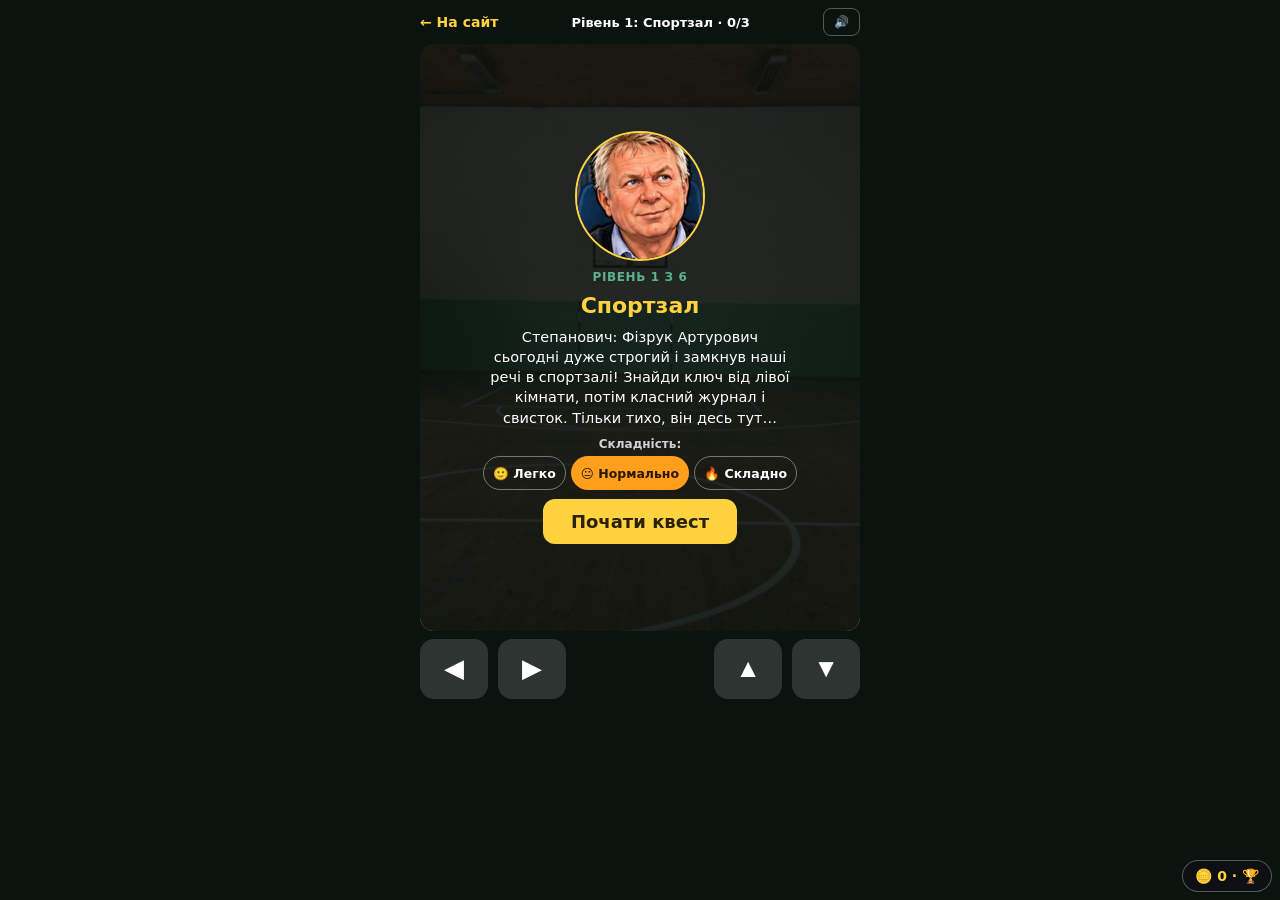
<file: fizruk.html>
<!doctype html>
<html lang="uk">
<head>
<meta charset="utf-8">
<meta name="viewport" content="width=device-width, initial-scale=1, maximum-scale=1, user-scalable=no">
<meta name="theme-color" content="#1b2a22">
<title>Злий фізрук: квест у 3D</title>
<style>
  :root { --y:#ffd23f; --g:#5fb08f; --ink:#fff; }
  * { box-sizing:border-box; -webkit-tap-highlight-color:transparent; user-select:none; -webkit-user-select:none; }
  html, body { margin:0; height:100%; background:#0b130f; color:var(--ink); font-family:system-ui,-apple-system,"Segoe UI",Roboto,sans-serif; overscroll-behavior:none; touch-action:none; }
  body { display:flex; flex-direction:column; align-items:center; padding:8px 12px 10px; gap:8px; }
  header { width:100%; max-width:440px; display:flex; justify-content:space-between; align-items:center; gap:8px; font-size:14px; font-weight:700; }
  header a { color:var(--y); text-decoration:none; white-space:nowrap; }
  header span { font-size:13px; text-align:center; }
  .wrap { position:relative; width:min(100%, 440px, calc((100vh - 175px) * 360 / 480)); aspect-ratio:360/480; min-width:240px; }
  @supports (height:100dvh) { .wrap { width:min(100%, 440px, calc((100dvh - 175px) * 360 / 480)); } }
  canvas { position:absolute; inset:0; width:100%; height:100%; border-radius:14px; display:block; touch-action:none; background:#000; }
  .ov { position:absolute; inset:0; display:grid; place-content:center; justify-items:center; gap:9px; text-align:center; padding:16px; border-radius:14px; background:linear-gradient(rgba(8,14,10,.82),rgba(8,14,10,.9)), url(gym.jpg) center/cover; }
  .ov[hidden] { display:none; }
  .ov img { width:130px; height:130px; border-radius:16px; object-fit:cover; object-position:top; border:2px solid var(--y); }
  .ov img.circ { border-radius:50%; }
  .ov img.hero { width:auto; height:128px; border:0; border-radius:0; object-fit:contain; filter:drop-shadow(0 3px 6px rgba(0,0,0,.6)); }
  .ov h1 { margin:0; font-size:22px; color:var(--y); } .ov p { margin:0; font-size:14.5px; line-height:1.4; max-width:300px; }
  .lvl { font-size:12px; letter-spacing:.05em; text-transform:uppercase; color:var(--g); font-weight:700; }
  .go { font:inherit; font-size:18px; font-weight:700; padding:12px 28px; border:0; border-radius:12px; background:var(--y); color:#2a2200; cursor:pointer; }
  .go2 { font:inherit; font-size:13px; font-weight:600; padding:7px 14px; border:1px solid rgba(255,255,255,.35); border-radius:10px; background:transparent; color:#fff; cursor:pointer; }
  .snd { font:inherit; font-size:12px; font-weight:700; padding:6px 10px; border-radius:8px; border:1px solid rgba(255,255,255,.3); background:transparent; color:#fff; cursor:pointer; }
  .pad { width:100%; max-width:440px; display:flex; justify-content:space-between; gap:10px; }
  .pad div { display:flex; gap:10px; }
  .pad button { width:68px; height:60px; font-size:26px; border:0; border-radius:14px; background:rgba(255,255,255,.14); color:#fff; touch-action:none; }
  .pad button.on { background:var(--y); color:#222; }
</style>
</head>
<body>
<header><a href="./">← На сайт</a><span id="lvlname"></span><button class="snd" id="snd" type="button" aria-label="Звук"></button></header>
<div class="wrap">
  <canvas id="c" width="360" height="480" aria-label="Квест у 3D: втеча від злого фізрука. Кнопки керування внизу."></canvas>
  <div class="ov" id="ov">
    <img id="oimg" src="art-face.jpg" alt="">
    <div class="lvl" id="lvl"></div>
    <h1 id="h">Злий фізрук</h1>
    <p id="txt"></p>
    <button class="go" id="go" type="button">Грати</button>
    <button class="go2" id="again" type="button" hidden>Почати спочатку</button>
  </div>
</div>
<div class="pad" aria-label="Керування">
  <div><button data-k="L" type="button" aria-label="Повернути ліворуч">◀</button><button data-k="R" type="button" aria-label="Повернути праворуч">▶</button></div>
  <div><button data-k="F" type="button" aria-label="Вперед">▲</button><button data-k="B" type="button" aria-label="Назад">▼</button></div>
</div>
<script src="sfx.js"></script>
<script src="diff.js"></script>
<script src="config.js"></script>
<script src="track.js"></script>
<script src="meta.js"></script>
<script>
(function () {
  var $ = function (i) { return document.getElementById(i); };
  var cv = $("c"), g = cv.getContext("2d"), W = 360, H = 480, COLS = 180, CW = 2, FOV = 0.65;
  var LV = [
    { name: "Спортзал", vis: 4.5, chase: 2.0, intro: ["stepanovych", "Степанович: Фізрук Артурович сьогодні дуже строгий і замкнув наші речі в спортзалі! Знайди ключ від лівої кімнати, потім класний журнал і свисток. Тільки тихо, він десь тут…"],
      map: ["################", "#P.....#.......#", "#......#..B....#", "#..B...#.......#", "#......D.......#", "#......#.####..#", "#..T...#.......#", "#.....B#..B....#", "#......#.......#", "#.B....#.####..#", "#......#......E#", "################"],
      items: [{ t: "key", x: 5, y: 9, n: "Ключ" }, { t: "journal", x: 11, y: 2, n: "Класний журнал" }, { t: "whistle", x: 13, y: 6, n: "Свисток" }],
      doorOn: "key", done: "Степанович: Молодець! Ще один коридор, і ми майже на волі.",
      ts: [{ x: 3.5, y: 6.5, wp: [[3, 6], [5, 2], [2, 3], [5, 8], [1, 9], [6, 4, 1], [8, 4, 1], [12, 3, 1], [13, 7, 1], [9, 8, 1]] }] },
    { name: "Коридор", vis: 5.5, chase: 2.1, intro: ["stepanovych", "Степанович: Двері до виходу замкнені на кодовий замок. Три записки з цифрами розкидані по коридору. Кросівки на підлозі допоможуть бігти швидше!"],
      map: ["##################", "#P.......#.......#", "#..B.....#..B....#", "#................#", "#...##...#...##..#", "#...##...#...##..#", "#........#.......#", "####.#########.###", "#................#", "#..B..........B..#", "#......T.......DE#", "##################"],
      items: [{ t: "note", x: 1, y: 6, n: "Записка: цифра 4", d: "4" }, { t: "note", x: 16, y: 1, n: "Записка: цифра 1", d: "1" }, { t: "note", x: 1, y: 10, n: "Записка: цифра 7", d: "7" }, { t: "shoes", x: 8, y: 8, n: "Кросівки", opt: 1 }],
      doorOn: "all", done: "Степанович: Код 4-1-7 підійшов! Залишилась їдальня, а там і автобус.",
      ts: [{ x: 7.5, y: 10.5, wp: [[7, 10], [12, 8], [14, 8], [14, 6], [12, 3], [9, 3], [5, 3], [4, 6], [4, 8]] }] },
    { name: "Вихід до автобуса", vis: 6, chase: 2.2, intro: ["stepanovych", "Степанович: Я вже прогріваю двигун! Збери три рюкзаки друзів у їдальні і біжи до автобуса. Артурович викликав підмогу, тепер фізруків двоє!"],
      map: ["##################", "#P....B....B.....#", "#.....B....B.....#", "#................#", "#..###......###..#", "#..#..........#..#", "#..#...BBBB...#..#", "#..#..........#..#", "#..###......###..#", "#................#", "#.....B....B....E#", "##################"],
      items: [{ t: "bag", x: 16, y: 1, n: "Рюкзак" }, { t: "bag", x: 5, y: 6, n: "Рюкзак" }, { t: "bag", x: 2, y: 10, n: "Рюкзак" }, { t: "shoes", x: 9, y: 9, n: "Кросівки", opt: 1 }],
      doorOn: null, done: "Степанович: Автобус наш, але ліцей ще не втік! Залишилось пройти по всьому ліцею.",
      ts: [{ x: 9.5, y: 3.5, wp: [[9, 3], [15, 3], [15, 9], [9, 9], [2, 9], [2, 3]] }, { x: 5.5, y: 5.5, wp: [[5, 5], [12, 5], [12, 7], [5, 7]], sp: 1.1 }] },
    { name: "Наш ліцей", vis: 6, chase: 2.2, intro: ["stepanovych", "Степанович: Тепер по-справжньому: це наш Кунівський ліцей за планом першого поверху. Збери журнал, свисток, ключ і рюкзак у різних кінцях ліцею й біжи до головного виходу у фойє. Артурович і його колеги чатують усюди!"],
      map: ["################################################E#####", "############################################.........#", "############################################.........#", "#..........#..............##..............##.........#", "#..........#..............##..............##.........#", "#..........#..............##..............##.........#", "#########..############..#############..####.........#", "#.....#..............................................#", "#.....#.....................................#####..###", "#........P..#########################.......#........#", "#...........#########################................#", "#.....#.....#########################................#", "#######.....#########################.......#........#", "#.....#.....#########################.....############", "#...........#########################...........#....#", "#...........#.......#################...........#....#", "#.....#.............#################.....#######....#", "#######.............#################...........#....#", "#.....#.....#.......#################...........#....#", "#...........#########################.....#######....#", "#...........#...#...#################...........#....#", "#.....#.....#...#...#################...........#....#", "#######.....#...#...##################..##########..##", "#.....#.....#...#...#############....................#", "#...........#...#...#############....................#", "#...........##.###.##############....................#", "#.....#................##########....................#", "#######................##########....................#", "########..######..###############....................#", "#..........###........###########....................#", "#..........###........###########....................#", "#..........###........###########....................#", "#..........###........###########....................#", "#..........###........###########....................#", "#..........###........###########....................#", "#..........###........###########....................#", "#..........###........###########....................#", "#..........###........###########....................#", "#..........###........###########....................#", "######################################################"],
      items: [{ t: "journal", x: 18, y: 4, n: "Журнал" }, { t: "whistle", x: 45, y: 30, n: "Свисток" }, { t: "key", x: 48, y: 11, n: "Ключ" }, { t: "bag", x: 5, y: 34, n: "Рюкзак" }, { t: "shoes", x: 38, y: 15, n: "Кросівки", opt: 1 }],
      doorOn: null, done: "Степанович: Ти вибрався з ліцею! Але фізрук не здається: тепер у нього нічні зміни.",
      ts: [{ x: 9.5, y: 12.5, wp: [[9, 12], [9, 26], [20, 27]] }, { x: 40.5, y: 8.5, wp: [[40, 8], [20, 8]], sp: 1.1 }, { x: 36.5, y: 26.5, wp: [[36, 26], [50, 36]], sp: 1.1 }] }
    ,{ name: "Актова зала", vis: 6, chase: 2.3, intro: ["stepanovych", "Степанович: Нова зміна! Артурович готує свято в актовій залі й розставив скрізь стільці. Збери ключ, рюкзак і свисток, а відтак виходь. Двоє охоронців патрулюють проходи."],
      map: ["##################", "#P...B.B.B.B.B...#", "#................#", "#.B.B.B.B.B.B.B..#", "#................#", "#.B.B.B.B.B.B.B..#", "#................#", "#..####....####..#", "#................#", "#.B............B.#", "#...............E#", "##################"],
      items: [{ t: "key", x: 16, y: 1, n: "Ключ" }, { t: "bag", x: 1, y: 9, n: "Рюкзак" }, { t: "whistle", x: 16, y: 5, n: "Свисток" }, { t: "shoes", x: 8, y: 8, n: "Кросівки", opt: 1 }],
      doorOn: null, done: "Степанович: Чисто! Але в котельні ще лишилися наші речі…",
      ts: [{ x: 8.5, y: 2.5, wp: [[2, 2], [15, 2], [15, 4], [2, 4]] }, { x: 8.5, y: 8.5, wp: [[2, 8], [15, 8], [15, 6], [2, 6]], sp: 1.1 }] },
    { name: "Котельня", vis: 6.5, chase: 2.4, intro: ["stepanovych", "Степанович: Остання нічна зміна. У котельні темно, тут три обхідники. Збери журнал, ключ, свисток і рюкзак, а потім виходь до автобуса. Не квап події!"],
      map: ["####################", "#P.....#...........#", "#......#..BBBB.....#", "#......D...........#", "#..B...#...####....#", "#......#...#..#....#", "####.###...#..#....#", "#..........#..#...E#", "#.B....B...####....#", "#..................#", "####################"],
      items: [{ t: "key", x: 3, y: 9, n: "Ключ" }, { t: "journal", x: 18, y: 1, n: "Журнал" }, { t: "whistle", x: 13, y: 9, n: "Свисток" }, { t: "bag", x: 17, y: 5, n: "Рюкзак" }],
      doorOn: null, done: "",
      ts: [{ x: 9.5, y: 3.5, wp: [[9, 1], [9, 5], [16, 5], [16, 1]] }, { x: 5.5, y: 9.5, wp: [[2, 9], [17, 9], [9, 7]], sp: 1.1 }, { x: 16.5, y: 2.5, wp: [[16, 2], [16, 8]], sp: 1.15 }] }
  ];
  var IMG = {}; ["stepanovych", "arturovych"].forEach(function (n) { IMG[n] = (n === "arturovych" ? "art-face" : n) + ".jpg"; });
  

  /* ---------- спрайти ---------- */
  var TS = null, ICON = {};
  function cvs(w, h) { var c = document.createElement("canvas"); c.width = w; c.height = h; return c; }
  function makeTeacher() {
    var cvv = cvs(240, 428), g = cvv.getContext("2d"); g.scale(2, 2); g.translate(-120, -228);
  function lg(x0, y0, x1, y1, st) { var gr = g.createLinearGradient(x0, y0, x1, y1); st.forEach(function (q) { gr.addColorStop(q[0], q[1]); }); return gr; }
  function rg(x, y, r0, r1, st) { var gr = g.createRadialGradient(x, y, r0, x, y, r1); st.forEach(function (q) { gr.addColorStop(q[0], q[1]); }); return gr; }
  function rr(c, x, y, w, h, r) { c.beginPath(); c.moveTo(x + r, y); c.arcTo(x + w, y, x + w, y + h, r); c.arcTo(x + w, y + h, x, y + h, r); c.arcTo(x, y + h, x, y, r); c.arcTo(x, y, x + w, y, r); c.closePath(); }
  function el(x, y, rx, ry, f, rot) { g.beginPath(); g.ellipse(x, y, rx, ry, rot || 0, 0, 7); g.fillStyle = f; g.fill(); }
  function seg(x0, y0, x1, y1, w, col) { g.strokeStyle = col; g.lineWidth = w; g.lineCap = "round"; g.beginPath(); g.moveTo(x0, y0); g.lineTo(x1, y1); g.stroke(); }


    var X = 180, FY = 440, ub = 0, big = false, happy = false, side = 1, pos = 0, tm = 0;
    // ноги
    [-1, 1].forEach(function (sd) {
      var lx = X + sd * 13 - 7;
      g.fillStyle = lg(lx, 0, lx + 14, 0, [[0, "#d08c66"], [0.4, "#ffd2ae"], [1, "#c98660"]]); rr(g, lx, 392, 14, 36, 6); g.fill();
      g.fillStyle = lg(lx, 0, lx + 14, 0, [[0, "#c9ced6"], [0.5, "#fff"], [1, "#bfc4cc"]]); rr(g, lx - 1, 414, 16, 16, 4); g.fill(); g.fillStyle = "#e63946"; g.fillRect(lx - 1, 417, 16, 2);
      var sx = X + sd * 16 - 12; g.fillStyle = lg(0, 424, 0, 441, [[0, "#ffffff"], [1, "#c5cad2"]]); rr(g, sx, 424, 24, 14, 7); g.fill(); g.strokeStyle = "rgba(0,0,0,.45)"; g.lineWidth = 1; g.stroke();
      g.fillStyle = "#222a44"; rr(g, sx - 1, 435, 26, 6, 3); g.fill(); g.fillStyle = "#e63946"; g.fillRect(sx + 4, 429, 14, 2);
      g.strokeStyle = "rgba(0,0,0,.35)"; g.lineWidth = 1; for (var q = 0; q < 3; q++) { g.beginPath(); g.moveTo(sx + 8 + q * 3, 425); g.lineTo(sx + 10 + q * 3, 428); g.stroke(); }
    });
    // шорти
    [-1, 1].forEach(function (sd) { var lx = sd < 0 ? X - 30 : X + 1; g.fillStyle = lg(lx, 0, lx + 29, 0, [[0, "#1d2029"], [0.5, "#3a3f4d"], [1, "#12141a"]]); rr(g, lx, 358 + ub, 29, 46, 8); g.fill(); g.strokeStyle = "rgba(255,255,255,.75)"; g.lineWidth = 1.6; g.beginPath(); g.moveTo(sd < 0 ? lx + 1.5 : lx + 27.5, 366 + ub); g.lineTo(sd < 0 ? lx + 1.5 : lx + 27.5, 400); g.stroke(); });
    g.strokeStyle = "rgba(255,255,255,.85)"; g.lineWidth = 1.8; g.beginPath(); for (var z = 0; z < 4; z++) { g.moveTo(X - 26 + z * 5, 392); g.lineTo(X - 23.5 + z * 5, 387); g.lineTo(X - 21 + z * 5, 392); } g.stroke();
    g.fillStyle = "#454b5a"; rr(g, X - 30, 356 + ub, 60, 8, 4); g.fill();
    // футболка
    g.fillStyle = lg(X - 30, 0, X + 30, 0, [[0, "#767c86"], [0.35, "#b8bec6"], [0.7, "#9aa0a9"], [1, "#6d737d"]]); rr(g, X - 30, 298 + ub, 60, 66, 16); g.fill(); g.strokeStyle = "rgba(0,0,0,.4)"; g.lineWidth = 1.2; g.stroke();
    g.strokeStyle = "rgba(0,0,0,.14)"; g.lineWidth = 1.2; g.beginPath(); g.moveTo(X - 14, 330 + ub); g.quadraticCurveTo(X - 6, 338 + ub, X - 14, 350 + ub); g.moveTo(X + 16, 322 + ub); g.quadraticCurveTo(X + 10, 336 + ub, X + 18, 352 + ub); g.stroke();
    g.fillStyle = "#e9ebef"; g.beginPath(); g.moveTo(X - 11, 299 + ub); g.lineTo(X + 11, 299 + ub); g.lineTo(X + 4, 316 + ub); g.lineTo(X, 320 + ub); g.lineTo(X - 4, 316 + ub); g.closePath(); g.fill(); g.strokeStyle = "rgba(0,0,0,.35)"; g.stroke();
    g.strokeStyle = "#101114"; g.lineWidth = 1.6; g.beginPath(); g.moveTo(X - 7, 301 + ub); g.lineTo(X - 1, 336 + ub); g.lineTo(X + 7, 301 + ub); g.stroke();
    g.fillStyle = lg(X - 6, 0, X + 6, 0, [[0, "#9ea4ad"], [0.5, "#f1f3f6"], [1, "#8d939c"]]); rr(g, X - 6, 335 + ub, 12, 8, 4); g.fill(); g.strokeStyle = "rgba(0,0,0,.5)"; g.lineWidth = 1; g.stroke(); el(X + 3, 339 + ub, 1.6, 1.6, "#2b2e34");
    g.fillStyle = "#fff"; g.font = "bold 17px Arial,sans-serif"; g.textAlign = "center"; g.strokeStyle = "rgba(0,0,0,.35)"; g.lineWidth = 2; g.strokeText("8", X + 17, 331 + ub); g.fillText("8", X + 17, 331 + ub); g.textAlign = "left";
    [-1, 1].forEach(function (FSIDE) {
    // вільна рука
    var f = FSIDE, fx0 = X + f * 31;
    g.strokeStyle = "rgba(0,0,0,.3)"; g.lineWidth = 19; g.lineCap = "round"; g.beginPath(); g.moveTo(fx0, 314 + ub); g.lineTo(X + f * 36, 340 + ub); g.stroke();
    seg(fx0, 314 + ub, X + f * 36, 340 + ub, 16, "#939aa3"); seg(X + f * 36, 340 + ub, X + f * 36, 366 + ub, 13, "#e9a982"); seg(X + f * 36, 358 + ub, X + f * 36, 366 + ub, 14, "#2f6fd1");
    el(X + f * 36, 372 + ub, 7, 8, lg(0, 365, 0, 380, [[0, "#ffd0ac"], [1, "#d68f66"]]));
    });
    // шия й голова
    g.fillStyle = lg(0, 286, 0, 304, [[0, "#d68f66"], [1, "#b97650"]]); rr(g, X - 8, 286 + ub, 16, 18, 4); g.fill();
    var HY = 266 + ub;
    el(X - 25, HY + 4, 4.5, 8, "#e9a982"); el(X + 25, HY + 4, 4.5, 8, "#e9a982"); el(X - 25, HY + 4, 2, 4.5, "#c47e58"); el(X + 25, HY + 4, 2, 4.5, "#c47e58");
    g.beginPath(); g.ellipse(X, HY, 25, 30, 0, 0, 7); g.fillStyle = rg(X - 7, HY - 10, 2, 38, [[0, "#ffe0c4"], [0.55, "#f2b18a"], [1, "#d58d63"]]); g.fill(); g.strokeStyle = "rgba(90,45,20,.55)"; g.lineWidth = 1.4; g.stroke();
    el(X - 7, HY - 21, 10, 4.5, "rgba(255,255,255,.4)", -0.35);
    g.save(); g.beginPath(); g.ellipse(X, HY, 25, 30, 0, 0, 7); g.clip();
    // борода
    g.fillStyle = lg(0, HY + 2, 0, HY + 32, [[0, "#e2682c"], [1, "#8f360d"]]); g.beginPath(); g.moveTo(X - 28, HY - 4); g.bezierCurveTo(X - 28, HY + 40, X + 28, HY + 40, X + 28, HY - 4); g.bezierCurveTo(X + 22, HY + 8, X + 14, HY + 11, X, HY + 11); g.bezierCurveTo(X - 14, HY + 11, X - 22, HY + 8, X - 28, HY - 4); g.fill();
    g.strokeStyle = "rgba(100,35,8,.45)"; g.lineWidth = 1; for (var b2 = -18; b2 <= 18; b2 += 6) { g.beginPath(); g.moveTo(X + b2, HY + 12 + Math.abs(b2) * 0.1); g.lineTo(X + b2 * 1.1, HY + 28); g.stroke(); }
    g.restore();
    // вуса й рот
    g.fillStyle = "#c7561e"; g.beginPath(); g.moveTo(X - 15, HY + 12); g.quadraticCurveTo(X - 8, HY + 5, X, HY + 10); g.quadraticCurveTo(X + 8, HY + 5, X + 15, HY + 12); g.quadraticCurveTo(X + 8, HY + 15, X, HY + 13); g.quadraticCurveTo(X - 8, HY + 15, X - 15, HY + 12); g.fill();
    if (big) { el(X, HY + 20, 5, 6.5, "#4d1010"); el(X, HY + 17.5, 3, 1.6, "#f4f4f0"); }
    else {
      var mw = happy ? 12 : 10, md = happy ? 13 : 9; g.beginPath(); g.moveTo(X - mw, HY + 14); g.quadraticCurveTo(X, HY + 14 + md, X + mw, HY + 14); g.quadraticCurveTo(X, HY + 13, X - mw, HY + 14); g.fillStyle = "#5a1414"; g.fill();
      g.save(); g.clip(); g.fillStyle = "#fbfbf6"; g.fillRect(X - mw, HY + 13.5, mw * 2, 4); g.fillStyle = "rgba(0,0,0,.25)"; for (var tq = -mw + 3; tq < mw; tq += 3.5) g.fillRect(X + tq, HY + 13.5, 0.7, 4); g.fillStyle = "#c0443c"; el(X, HY + 21, 5, 2.5, "#c0443c"); g.restore();
    }
    // ніс, щоки
    el(X, HY + 4, 4.3, 5.5, "rgba(190,105,75,.6)"); el(X - 1.2, HY + 2.5, 2, 2.6, "rgba(255,225,205,.55)");
    el(X - 14, HY + 7, 6, 3.5, "rgba(255,110,90,.22)"); el(X + 14, HY + 7, 6, 3.5, "rgba(255,110,90,.22)");
    // очі, брови
    if (happy) { g.strokeStyle = "#3a1c0a"; g.lineWidth = 2.2; g.lineCap = "round"; g.beginPath(); g.arc(X - 10, HY - 3, 5, Math.PI * 1.1, Math.PI * 1.9); g.stroke(); g.beginPath(); g.arc(X + 10, HY - 3, 5, Math.PI * 1.1, Math.PI * 1.9); g.stroke(); }
    else { [-1, 1].forEach(function (sd) { var ex = X + sd * 10, ey = HY - 3, ry = big ? 6.5 : 4.2; el(ex, ey, 6, ry, "#fff"); g.strokeStyle = "rgba(0,0,0,.4)"; g.lineWidth = 0.9; g.beginPath(); g.ellipse(ex, ey, 6, ry, 0, 0, 7); g.stroke(); el(ex + sd * -0.8, ey + 0.4, 3, 3, rg(ex, ey, 0, 3, [[0, "#5c9bd0"], [1, "#2f5f8f"]])); el(ex + sd * -0.8, ey + 0.4, 1.4, 1.4, "#0a0a0a"); el(ex - 1.5, ey - 1, 0.9, 0.9, "#fff"); }); }
    g.strokeStyle = "#6a2c0c"; g.lineWidth = 3.2; g.lineCap = "round"; var by = big ? -13 : -10;
    g.beginPath(); g.moveTo(X - 16, HY + by + 2); g.lineTo(X - 5, HY + by + (big ? -2 : 3)); g.stroke(); g.beginPath(); g.moveTo(X + 16, HY + by + 2); g.lineTo(X + 5, HY + by + (big ? -2 : 3)); g.stroke();
    TS = cvv;
  }
  var ART = {}; ["thumb", "win", "wave"].forEach(function (n) { var im = new Image(); im.src = "art-" + n + ".png"; ART[n] = im; });
  function artImg(t) { var im = t.mode === "chase" ? ART.win : ART.thumb; return im.complete && im.naturalWidth ? im : TS; }
  function icon(t) {
    var c = cvs(64, 64), x = c.getContext("2d");
    x.lineCap = "round"; x.lineJoin = "round";
    if (t === "key") { x.strokeStyle = "#ffd23f"; x.lineWidth = 7; x.beginPath(); x.arc(20, 22, 12, 0, 7); x.stroke(); x.beginPath(); x.moveTo(30, 32); x.lineTo(54, 56); x.moveTo(44, 46); x.lineTo(38, 52); x.moveTo(52, 54); x.lineTo(46, 60); x.stroke(); }
    else if (t === "journal") { x.fillStyle = "#2f6fd1"; x.fillRect(10, 6, 44, 52); x.fillStyle = "#fff"; x.fillRect(16, 14, 32, 8); x.fillStyle = "#cfe0ff"; for (var i = 0; i < 3; i++) x.fillRect(16, 30 + i * 8, 32, 3); }
    else if (t === "whistle") { x.fillStyle = "#c9ced6"; x.beginPath(); x.arc(24, 38, 15, 0, 7); x.fill(); x.fillRect(24, 23, 32, 14); x.fillStyle = "#333"; x.beginPath(); x.arc(24, 38, 5, 0, 7); x.fill(); x.strokeStyle = "#111"; x.lineWidth = 3; x.beginPath(); x.moveTo(50, 24); x.lineTo(58, 6); x.stroke(); }
    else if (t === "note") { x.fillStyle = "#fff59d"; x.fillRect(10, 8, 44, 48); x.fillStyle = "#c9a800"; x.fillRect(10, 8, 44, 6); x.fillStyle = "#6b5800"; x.font = "bold 28px sans-serif"; x.fillText("?", 25, 46); }
    else if (t === "shoes") { x.fillStyle = "#f4f4f4"; x.beginPath(); x.moveTo(6, 44); x.lineTo(6, 20); x.lineTo(24, 18); x.lineTo(30, 32); x.lineTo(54, 38); x.quadraticCurveTo(60, 42, 58, 50); x.lineTo(6, 50); x.closePath(); x.fill(); x.fillStyle = "#e63946"; x.fillRect(6, 44, 52, 6); x.strokeStyle = "#e63946"; x.lineWidth = 3; x.beginPath(); x.moveTo(12, 30); x.lineTo(26, 38); x.stroke(); }
    else { x.fillStyle = "#d62839"; x.fillRect(12, 14, 40, 44); x.strokeStyle = "#8d1a25"; x.lineWidth = 5; x.beginPath(); x.arc(32, 14, 10, Math.PI, 0); x.stroke(); x.fillStyle = "#a81f2d"; x.fillRect(18, 38, 28, 14); x.fillStyle = "#ffd23f"; x.fillRect(28, 34, 8, 6); }
    return c;
  }
  ["key", "journal", "whistle", "note", "shoes", "bag"].forEach(function (t) { ICON[t] = icon(t); });
  makeTeacher();

  /* ---------- стан ---------- */
  var lvl = 0, saved = 0, st = "intro", map, MW, MH, items, ts, P, found, doorOpen, exitOpen, grace, tm = 0, msg = "", msgT = 0, boost = 0, keys = {}, ex, ey, chasedT = 0, stepT = 0, hbT = 0, alertCd = 0, caught = false, started = false;
  try { saved = +localStorage.getItem("bus.fizruk.level") || 0; } catch (e) {}
  if (saved >= LV.length) saved = 0;
  function say(t, s) { msg = t; msgT = s || 3; }
  function solid(mx, my, forP) {
    if (mx < 0 || my < 0 || mx >= MW || my >= MH) return true;
    var c = map[my][mx];
    if (c === "#" || c === "B") return true;
    if (c === "D") return !doorOpen;
    if (c === "E") return !exitOpen;
    return false;
  }
  function blocked(x, y, r) { return solid(Math.floor(x - r), Math.floor(y - r)) || solid(Math.floor(x + r), Math.floor(y - r)) || solid(Math.floor(x - r), Math.floor(y + r)) || solid(Math.floor(x + r), Math.floor(y + r)); }
  function move(e, dx, dy, r) { if (!blocked(e.x + dx, e.y, r)) e.x += dx; if (!blocked(e.x, e.y + dy, r)) e.y += dy; }
  function los(x0, y0, x1, y1) { var d = Math.hypot(x1 - x0, y1 - y0), n = Math.ceil(d / 0.15); for (var i = 1; i < n; i++) { var k = i / n; var mx = Math.floor(x0 + (x1 - x0) * k), my = Math.floor(y0 + (y1 - y0) * k); var c = map[my] && map[my][mx]; if (c === "#" || c === "B" || c === "E" || (c === "D" && !doorOpen)) return false; } return true; }
  function bfsNext(sx, sy, tx, ty) {
    if (sx === tx && sy === ty) return null;
    var prev = {}, q = [[sx, sy]], k0 = sx + "," + sy; prev[k0] = null;
    var D = [[1, 0], [-1, 0], [0, 1], [0, -1]];
    while (q.length) {
      var c = q.shift();
      if (c[0] === tx && c[1] === ty) { var cur = c, p = null; while (cur) { var pk = prev[cur[0] + "," + cur[1]]; if (!pk) break; p = cur; cur = pk; } return p; }
      for (var i = 0; i < 4; i++) { var nx = c[0] + D[i][0], ny = c[1] + D[i][1], k = nx + "," + ny; if (k in prev) continue; if (solid(nx, ny)) continue; prev[k] = c; q.push([nx, ny]); }
    }
    return null;
  }

  function load(l) {
    lvl = l; var L = LV[l]; map = L.map; MH = map.length; MW = map[0].length;
    items = L.items.map(function (i) { return { t: i.t, x: i.x + 0.5, y: i.y + 0.5, n: i.n, d: i.d, opt: i.opt, got: false }; });
    var sx = 1.5, sy = 1.5; for (var y = 0; y < MH; y++) { var xi = map[y].indexOf("P"); if (xi >= 0) { sx = xi + 0.5; sy = y + 0.5; } }
    P = { x: sx, y: sy, a: 0.3 };
    ts = L.ts.map(function (t) { return { x: t.x, y: t.y, wp: t.wp, wi: 0, mode: "patrol", lost: 0, lx: 0, ly: 0, sx: t.x, sy: t.y, sT: 0, sp: (t.sp || 1.25) * DIFF.pick(0.85, 1, 1.1), vis: L.vis * DIFF.pick(0.8, 1, 1.2), cs: L.chase * DIFF.pick(0.88, 1, 1.12), bob: Math.random() * 6 }; });
    found = 0; doorOpen = !L.doorOn; exitOpen = false; grace = DIFF.pick(5, 3, 2); boost = 0; msg = ""; msgT = 0; chasedT = 0; caught = false;
    updHud(); say("Артурович ще шукає свисток… 3 секунди на старт!", 2.6);
  }
  function need() { return items.filter(function (i) { return !i.opt; }).length; }
  function got() { return items.filter(function (i) { return !i.opt && i.got; }).length; }
  function updHud() { $("lvlname").textContent = "Рівень " + (lvl + 1) + ": " + LV[lvl].name + " · " + got() + "/" + need(); }

  /* ---------- оновлення ---------- */
  function update(dt) {
    if (st !== "play") return;
    tm += dt; var L = LV[lvl];
    if (grace > 0) grace -= dt;
    var turn = (keys.R ? 1 : 0) - (keys.L ? 1 : 0), fw = (keys.F ? 1 : 0) - (keys.B ? 1 : 0);
    P.a += turn * 2.2 * dt;
    var sp = (boost > 0 ? 3.6 : 2.4) * (fw < 0 ? 0.6 : 1); if (boost > 0) boost -= dt;
    if (fw) { move(P, Math.cos(P.a) * fw * sp * dt, Math.sin(P.a) * fw * sp * dt, 0.2); stepT -= dt; if (stepT <= 0) { stepT = boost > 0 ? 0.26 : 0.4; SFXLIB.noise(0.05, 0.07, 380); } }
    items.forEach(function (it) {
      if (it.got || Math.hypot(it.x - P.x, it.y - P.y) > 0.55) return;
      it.got = true;
      if (it.t === "shoes") { boost = 8; say("Кросівки! 8 секунд супершвидкості!", 2.5); SFXLIB.seq([520, 780, 1040], 0.06, "square", 0.12); }
      else { updHud(); say((it.d ? "Записка: цифра " + it.d + ". " : "Знайдено: ") + (it.d ? "" : it.n) + " (" + got() + "/" + need() + ")", 2.6); SFXLIB.seq([660, 880, 1320], 0.07, "triangle", 0.2); }
      afterPick(it);
    });
    if (alertCd > 0) alertCd -= dt;
    var chasing = false;
    ts.forEach(function (t) { updTeacher(t, dt); if (t.mode === "chase") chasing = true; if (Math.hypot(t.x - P.x, t.y - P.y) < 0.6 && grace <= 0) caught = true; });
    if (chasing) { chasedT = Math.min(1, chasedT + dt * 3); hbT -= dt; if (hbT <= 0) { hbT = 0.55; SFXLIB.tone(62, 0.14, "sine", 0.32); } } else chasedT = Math.max(0, chasedT - dt * 1.5);
    if (msgT > 0) msgT -= dt;
    if (caught) return lose();
    if (exitOpen && map[Math.floor(P.y)][Math.floor(P.x)] === "E") win();
  }
  function afterPick(it) {
    var L = LV[lvl];
    if (L.doorOn === "key" && it.t === "key") { doorOpen = true; SFXLIB.noise(0.35, 0.12, 700); SFXLIB.tone(180, 0.25, "square", 0.12, 0.1); say("Ключ підійшов! Двері до правої кімнати відчинено.", 3); }
    if (got() === need()) {
      exitOpen = true; if (L.doorOn === "all") { doorOpen = true; say("Код 4-1-7 набрано! Двері відчинено, біжи до виходу!", 3.5); }
      else say(lvl === 2 ? "Усі рюкзаки зібрано! Автобус чекає біля виходу!" : "Усе знайдено! Вихід відчинено!", 3.5);
      SFXLIB.seq([784, 988, 1175, 1568], 0.08, "triangle", 0.2);
    }
  }
  function updTeacher(t, dt) {
    if (grace > 0) return;
    var d = Math.hypot(t.x - P.x, t.y - P.y), sees = d < t.vis && los(t.x, t.y, P.x, P.y);
    if (sees) {
      if (t.mode !== "chase") { t.mode = "chase"; if (alertCd <= 0) { alertCd = 3; SFXLIB.tone(2500, 0.3, "square", 0.1, 0, 2100); SFXLIB.tone(2900, 0.25, "square", 0.08, 0.32, 2300); } say("Артурович тебе помітив! Тікай!", 2); }
      t.lost = 0; t.lx = P.x; t.ly = P.y;
    } else if (t.mode === "chase") { t.lost += dt; if (t.lost > DIFF.pick(2, 3, 4.5)) { t.mode = "patrol"; } }
    var sp = t.mode === "chase" ? t.cs : t.sp, tx, ty;
    if (t.mode === "chase") {
      if (sees) { tx = P.x; ty = P.y; } else { tx = t.lx; ty = t.ly; }
    } else {
      var w = t.wp[t.wi], tries = 0;
      while (w[2] && !doorOpen && tries++ < t.wp.length) { t.wi = (t.wi + 1) % t.wp.length; w = t.wp[t.wi]; }
      tx = w[0] + 0.5; ty = w[1] + 0.5;
      if (Math.hypot(tx - t.x, ty - t.y) < 0.4) { t.wi = (t.wi + 1) % t.wp.length; return; }
    }
    var gx, gy, ds = Math.hypot(tx - t.x, ty - t.y);
    if (t.mode === "chase" && sees) { gx = tx; gy = ty; }
    else {
      var nx = bfsNext(Math.floor(t.x), Math.floor(t.y), Math.floor(tx), Math.floor(ty));
      if (nx) { gx = nx[0] + 0.5; gy = nx[1] + 0.5; } else { gx = tx; gy = ty; }
    }
    var dd = Math.hypot(gx - t.x, gy - t.y); if (dd > 0.01) move(t, (gx - t.x) / dd * sp * dt, (gy - t.y) / dd * sp * dt, 0.25);
    t.sT += dt; if (t.sT > 1.5) { if (Math.hypot(t.x - t.sx, t.y - t.sy) < 0.12 && t.mode === "patrol") t.wi = (t.wi + 1) % t.wp.length; t.sx = t.x; t.sy = t.y; t.sT = 0; }
    t.bob += dt * 6;
  }
  function lose() {
    st = "over"; lastR = META.end("fizruk", { pts: 0, coins: 1 }); perkOn = false; SFXLIB.tone(240, 0.7, "sawtooth", 0.2, 0, 60); SFXLIB.tone(2500, 0.2, "square", 0.1, 0.05, 1800);
    show("art-win.png", false, "Попався!", "Рівень " + (lvl + 1), "Фізрук Артурович: «Двадцять віджимань, і щоб без розмов!» Спробуєш ще раз?", "Ще раз", true);
  }
  function win() {
    var L = LV[lvl]; st = "win"; lastR = META.end("fizruk", { pts: Math.round((lvl + 1) * 70 * DIFF.pick(0.7, 1, 1.4)), coins: 6 + lvl * 3 + (lvl === LV.length - 1 ? 15 : 0), keep: lvl < LV.length - 1 }); if (lvl === LV.length - 1) perkOn = false; SFXLIB.seq([523, 659, 784, 1047, 1319], 0.1, "triangle", 0.22);
    try { localStorage.setItem("bus.fizruk.level", String(Math.min(lvl + 1, LV.length))); } catch (e) {}
    if (lvl < LV.length - 1) show(IMG.stepanovych, true, "Рівень пройдено!", "Рівень " + (lvl + 1), L.done, "Далі", false);
    else {
      try { localStorage.setItem("bus.fizruk.level", "0"); } catch (e) {}
      show(IMG.stepanovych, true, "Ти втік до автобуса!", "Фінал", "Степанович відчиняє двері: «Швидше заходь, їдемо!» а фізрук Артурович лишається на порозі зі свистком. Завтра в автобусі всі посміються разом. Перемога!", "Зіграти ще", false);
    }
  }
  function show(img, circ, h, lv, txt, btn, retry) {
    var im = $("oimg"); im.src = img; im.className = circ ? "circ" : (/art-win|art-wave|art-thumb|art-medal/.test(img) ? "hero" : ""); im.style.display = "";
    $("h").textContent = h; $("lvl").textContent = lv; $("txt").textContent = txt; $("go").textContent = btn; $("again").hidden = true; META.clear($("ov")); if (lastR) { META.gain(lastR, $("ov")); lastR = null; } $("ov").hidden = false;
    $("go").onclick = function () { SFXLIB.ac(); $("ov").hidden = true; if (retry) { load(lvl); st = "play"; } else if (st === "win" && lvl < LV.length - 1) { load(lvl + 1); intro(); } else if (st === "win") { load(0); intro(); } };
  }
  function intro() {
    st = "intro"; var L = LV[lvl], im = $("oimg"); im.src = IMG[L.intro[0]]; im.className = "circ"; im.style.display = "";
    $("h").textContent = L.name; $("lvl").textContent = "Рівень " + (lvl + 1) + " з " + LV.length; $("txt").textContent = L.intro[1]; $("go").textContent = "Почати квест"; $("ov").hidden = false;
    $("again").hidden = !(lvl > 0 && !started);
    $("go").onclick = function () { SFXLIB.ac(); $("ov").hidden = true; st = "play"; begin(); };
  }
  var lastR = null, perkOn = false, perk = { life: 0 };
  function begin() { if (!perkOn) { perkOn = true; perk = META.begin("fizruk"); if (perk.life) grace += 4; } if (!started) { started = true; try { if (window.trackPlay) window.trackPlay("fizruk"); } catch (e) {} } }

  /* ---------- відмальовування ---------- */
  var zb = new Array(COLS);
  function wallCol(x, top, lh, wx, c, mx, my) {
    var bot = top + lh;
    if (c === "#") {
      var wh = Math.floor(lh * 0.5);
      g.fillStyle = "#f1f1ee"; g.fillRect(x, top, CW, wh + 1);
      g.fillStyle = "#5fb08f"; g.fillRect(x, top + wh, CW, lh - wh);
      g.fillStyle = "#2b3a33"; g.fillRect(x, bot - lh * 0.07, CW, lh * 0.07 + 1);
      if (((mx * 7 + my * 3) % 5) === 0 && wx > 0.2 && wx < 0.8) {
        g.fillStyle = "#ffd23f"; g.fillRect(x, top + lh * 0.12, CW, lh * 0.34);
        g.fillStyle = "#1b4a9b"; g.fillRect(x, top + lh * 0.15, CW, lh * 0.28);
        if (wx > 0.36 && wx < 0.64) { g.fillStyle = "#ffd23f"; g.fillRect(x, top + lh * 0.25, CW, lh * 0.06); }
      }
    } else if (c === "B") {
      g.fillStyle = "#b07a3c"; g.fillRect(x, top, CW, lh);
      var f = (wx * 6) % 1; if (f < 0.16) { g.fillStyle = "#6e4a22"; g.fillRect(x, top, CW, lh); }
      g.fillStyle = "#7d5226"; for (var i = 1; i < 8; i++) g.fillRect(x, top + lh * i / 8, CW, Math.max(1, lh / 60));
    } else if (c === "D") {
      g.fillStyle = "#6b7f93"; g.fillRect(x, top, CW, lh);
      g.fillStyle = "#566878"; g.fillRect(x, top, CW, lh * 0.05); g.fillRect(x, bot - lh * 0.05, CW, lh * 0.05);
      if (wx > 0.4 && wx < 0.6) { g.fillStyle = "#d62839"; g.fillRect(x, top + lh * 0.42, CW, lh * 0.16); }
      if (wx > 0.8 && wx < 0.88) { g.fillStyle = "#ffd23f"; g.fillRect(x, top + lh * 0.48, CW, lh * 0.06); }
    } else {
      g.fillStyle = exitOpen ? "#2fb36b" : "#7a8088"; g.fillRect(x, top, CW, lh);
      g.fillStyle = exitOpen ? "#ffd23f" : "#d62839"; g.fillRect(x, top, CW, lh * 0.14);
      if (exitOpen && wx > 0.2 && wx < 0.8) { g.fillStyle = "#fff"; g.fillRect(x, top + lh * 0.4, CW, lh * 0.2); }
    }
  }
  function render() {
    var bob = (keys.F || keys.B) && st === "play" ? Math.sin(tm * 10) * 2 : 0, hz = H / 2 + bob;
    var gr = g.createLinearGradient(0, 0, 0, hz); gr.addColorStop(0, "#2d1d0f"); gr.addColorStop(1, "#7a5430"); g.fillStyle = gr; g.fillRect(0, 0, W, hz);
    gr = g.createLinearGradient(0, hz, 0, H); gr.addColorStop(0, "#9b6a37"); gr.addColorStop(1, "#e4b068"); g.fillStyle = gr; g.fillRect(0, hz, W, H - hz);
    g.fillStyle = "rgba(90,55,20,.35)"; for (var d = 1; d < 14; d++) g.fillRect(0, hz + 0.45 * H / d, W, 1);
    var dx = Math.cos(P.a), dy = Math.sin(P.a), px = -dy * FOV, py = dx * FOV;
    for (var i = 0; i < COLS; i++) {
      var cx = 2 * i / COLS - 1, rx = dx + px * cx, ry = dy + py * cx;
      var mx = Math.floor(P.x), my = Math.floor(P.y), ddx = Math.abs(1 / (rx || 1e-9)), ddy = Math.abs(1 / (ry || 1e-9)), sx, sy, sdx, sdy, side = 0, hit = "#", n = 0;
      if (rx < 0) { sx = -1; sdx = (P.x - mx) * ddx; } else { sx = 1; sdx = (mx + 1 - P.x) * ddx; }
      if (ry < 0) { sy = -1; sdy = (P.y - my) * ddy; } else { sy = 1; sdy = (my + 1 - P.y) * ddy; }
      while (n++ < 70) {
        if (sdx < sdy) { sdx += ddx; mx += sx; side = 0; } else { sdy += ddy; my += sy; side = 1; }
        if (mx < 0 || my < 0 || mx >= MW || my >= MH) break;
        var c = map[my][mx]; if (c === "#" || c === "B" || c === "E" || (c === "D" && !doorOpen)) { hit = c; break; }
      }
      var perp = side === 0 ? sdx - ddx : sdy - ddy; if (perp < 0.05) perp = 0.05;
      var wx = side === 0 ? P.y + perp * ry : P.x + perp * rx; wx -= Math.floor(wx);
      var lh = H * 0.9 / perp; zb[i] = perp;
      wallCol(i * CW, hz - lh / 2, lh, wx, hit, mx, my);
      var fa = Math.min(0.75, perp / 13 + (side ? 0.2 : 0)); g.fillStyle = "rgba(6,10,8," + fa.toFixed(2) + ")"; g.fillRect(i * CW, hz - lh / 2, CW, lh);
    }
    var sp = [];
    items.forEach(function (it) { if (!it.got) sp.push({ img: ICON[it.t], x: it.x, y: it.y, sc: 0.3, lift: 0.04 + 0.02 * Math.sin(tm * 3 + it.x), glow: 1 }); });
    ts.forEach(function (t) { sp.push({ img: artImg(t), x: t.x, y: t.y, sc: 0.84, lift: 0, bob: Math.abs(Math.sin(t.bob)) * 0.02, red: t.mode === "chase" }); });
    var det = px * dy - dx * py;
    sp.forEach(function (s) { var rx = s.x - P.x, ry = s.y - P.y; s.ty = (-py * rx + px * ry) / det; s.tx = (dy * rx - dx * ry) / det; });
    sp.sort(function (a, b) { return b.ty - a.ty; });
    sp.forEach(function (s) {
      if (s.ty < 0.25) return;
      var h = H * 0.9 / s.ty * s.sc, w = h * s.img.width / s.img.height, scx = W / 2 * (1 + s.tx / s.ty), bottom = hz + 0.45 * H / s.ty - (s.lift + (s.bob || 0)) * H / s.ty, left = scx - w / 2;
      if (s.glow) { g.fillStyle = "rgba(255,230,120,.25)"; g.beginPath(); g.ellipse(scx, bottom - h / 2, w * 0.7, h * 0.7, 0, 0, 7); g.fill(); }
      for (var x = Math.max(0, Math.floor(left / CW) * CW); x < Math.min(W, left + w); x += CW) {
        var col = x / CW; if (zb[col] <= s.ty) continue;
        var srcx = (x - left) / w * s.img.width; if (srcx < 0 || srcx >= s.img.width) continue;
        g.drawImage(s.img, srcx, 0, Math.max(1, s.img.width * CW / w), s.img.height, x, bottom - h, CW, h);
      }
      var fa = Math.min(0.7, s.ty / 14); if (fa > 0.05 && !s.glow) { /* туман для вчителя через затемнення нижче */ }
    });
    hud(hz);
  }
  function hud(hz) {
    if (chasedT > 0) {
      var a = chasedT * (0.28 + 0.12 * Math.sin(tm * 9)), vg = g.createRadialGradient(W / 2, H / 2, H * 0.25, W / 2, H / 2, H * 0.75); vg.addColorStop(0, "rgba(220,20,30,0)"); vg.addColorStop(1, "rgba(220,20,30," + a.toFixed(2) + ")"); g.fillStyle = vg; g.fillRect(0, 0, W, H);
    }
    g.fillStyle = "rgba(0,0,0,.45)"; g.fillRect(6, 6, 22 * items.filter(function (i) { return !i.opt; }).length + 8, 30);
    var k = 0; items.forEach(function (it) { if (it.opt) return; g.globalAlpha = it.got ? 1 : 0.28; g.drawImage(ICON[it.t], 10 + k * 22, 10, 22, 22); k++; }); g.globalAlpha = 1;
    if (boost > 0) { g.fillStyle = "rgba(0,0,0,.45)"; g.fillRect(6, 40, 64, 10); g.fillStyle = "#ffd23f"; g.fillRect(8, 42, 60 * boost / 8, 6); }
    var cs = Math.max(2, Math.floor(110 / MW)), mw = MW * cs, ox = W - mw - 6, oy = 6;
    g.fillStyle = "rgba(0,0,0,.5)"; g.fillRect(ox - 2, oy - 2, mw + 4, MH * cs + 4);
    for (var y = 0; y < MH; y++) for (var x = 0; x < MW; x++) {
      var c = map[y][x]; if (c === "#" || c === "B") g.fillStyle = c === "#" ? "#9aa3a0" : "#b07a3c"; else if (c === "D") g.fillStyle = doorOpen ? "#2a3a30" : "#d62839"; else if (c === "E") g.fillStyle = exitOpen ? "#2fb36b" : "#777"; else continue;
      g.fillRect(ox + x * cs, oy + y * cs, cs, cs);
    }
    items.forEach(function (it) { if (!it.got) { g.fillStyle = it.opt ? "#fff" : "#ffd23f"; g.fillRect(ox + it.x * cs - 1, oy + it.y * cs - 1, 3, 3); } });
    ts.forEach(function (t) { if (t.mode === "chase" || Math.hypot(t.x - P.x, t.y - P.y) < 6) { g.fillStyle = "#ff3040"; g.beginPath(); g.arc(ox + t.x * cs, oy + t.y * cs, 2.5, 0, 7); g.fill(); } });
    g.fillStyle = "#4fc3ff"; g.beginPath(); g.arc(ox + P.x * cs, oy + P.y * cs, 2.5, 0, 7); g.fill(); g.strokeStyle = "#4fc3ff"; g.lineWidth = 1.5; g.beginPath(); g.moveTo(ox + P.x * cs, oy + P.y * cs); g.lineTo(ox + (P.x + Math.cos(P.a) * 1.6) * cs, oy + (P.y + Math.sin(P.a) * 1.6) * cs); g.stroke();
    if (msgT > 0 && msg) {
      g.font = "bold 14px system-ui,sans-serif"; var words = msg.split(" "), lines = [], cur = "";
      words.forEach(function (w) { var t = cur ? cur + " " + w : w; if (g.measureText(t).width > W - 50 && cur) { lines.push(cur); cur = w; } else cur = t; }); lines.push(cur);
      var bh = lines.length * 18 + 14; g.globalAlpha = Math.min(1, msgT * 2); g.fillStyle = "rgba(0,0,0,.72)"; g.fillRect(16, H - bh - 14, W - 32, bh); g.fillStyle = "#fff"; g.textAlign = "center";
      lines.forEach(function (l, i) { g.fillText(l, W / 2, H - bh - 14 + 21 + i * 18); }); g.textAlign = "left"; g.globalAlpha = 1;
    }
    if (grace > 0 && st === "play") { g.fillStyle = "rgba(0,0,0,.6)"; g.font = "bold 40px system-ui"; g.textAlign = "center"; g.fillStyle = "#ffd23f"; g.fillText(Math.ceil(grace), W / 2, 90); g.textAlign = "left"; }
  }

  /* ---------- керування ---------- */
  var KM = { ArrowLeft: "L", ArrowRight: "R", ArrowUp: "F", ArrowDown: "B", a: "L", d: "R", w: "F", s: "B", A: "L", D: "R", W: "F", S: "B" };
  addEventListener("keydown", function (e) { var k = KM[e.key]; if (k) { keys[k] = true; e.preventDefault(); } });
  addEventListener("keyup", function (e) { var k = KM[e.key]; if (k) keys[k] = false; });
  Array.prototype.forEach.call(document.querySelectorAll(".pad button"), function (b) {
    var k = b.getAttribute("data-k");
    function on(e) { e.preventDefault(); keys[k] = true; b.classList.add("on"); SFXLIB.ac(); }
    function off(e) { keys[k] = false; b.classList.remove("on"); }
    b.addEventListener("pointerdown", on); b.addEventListener("pointerup", off); b.addEventListener("pointercancel", off); b.addEventListener("pointerleave", off);
  });
  var dragX = null;
  cv.addEventListener("pointerdown", function (e) { dragX = e.clientX; try { cv.setPointerCapture(e.pointerId); } catch (x) {} });
  cv.addEventListener("pointermove", function (e) { if (dragX === null || st !== "play") return; P.a += (e.clientX - dragX) * 0.009; dragX = e.clientX; });
  cv.addEventListener("pointerup", function () { dragX = null; }); cv.addEventListener("pointercancel", function () { dragX = null; });
  SFXLIB.bind($("snd"));
  DIFF.mount($("ov"), $("go"));
  DIFF.on(function () { if (st === "intro") load(lvl); });
  $("again").onclick = function () { lvl = 0; load(0); intro(); started = started; };

  var last = 0;
  function frame(ts0) { var dt = Math.min(0.05, (ts0 - last) / 1000 || 0.016); last = ts0; update(dt); render(); requestAnimationFrame(frame); }
  load(Math.min(saved, LV.length - 1)); intro();
  requestAnimationFrame(frame);
  window.__f = {
    tick: function (dt) { update(dt); render(); },
    get s() { return { st: st, lvl: lvl, P: P, found: got(), need: need(), doorOpen: doorOpen, exitOpen: exitOpen, boost: boost, ts: ts.map(function (t) { return { x: t.x, y: t.y, mode: t.mode, wi: t.wi }; }), items: items }; },
    go: function (l) { load(l); st = "play"; $("ov").hidden = true; begin(); },
    put: function (x, y, a) { P.x = x; P.y = y; if (a !== undefined) P.a = a; },
    grace: function (v) { grace = v; },
    keys: keys
  };
})();
</script>
</body>
</html>
</file>
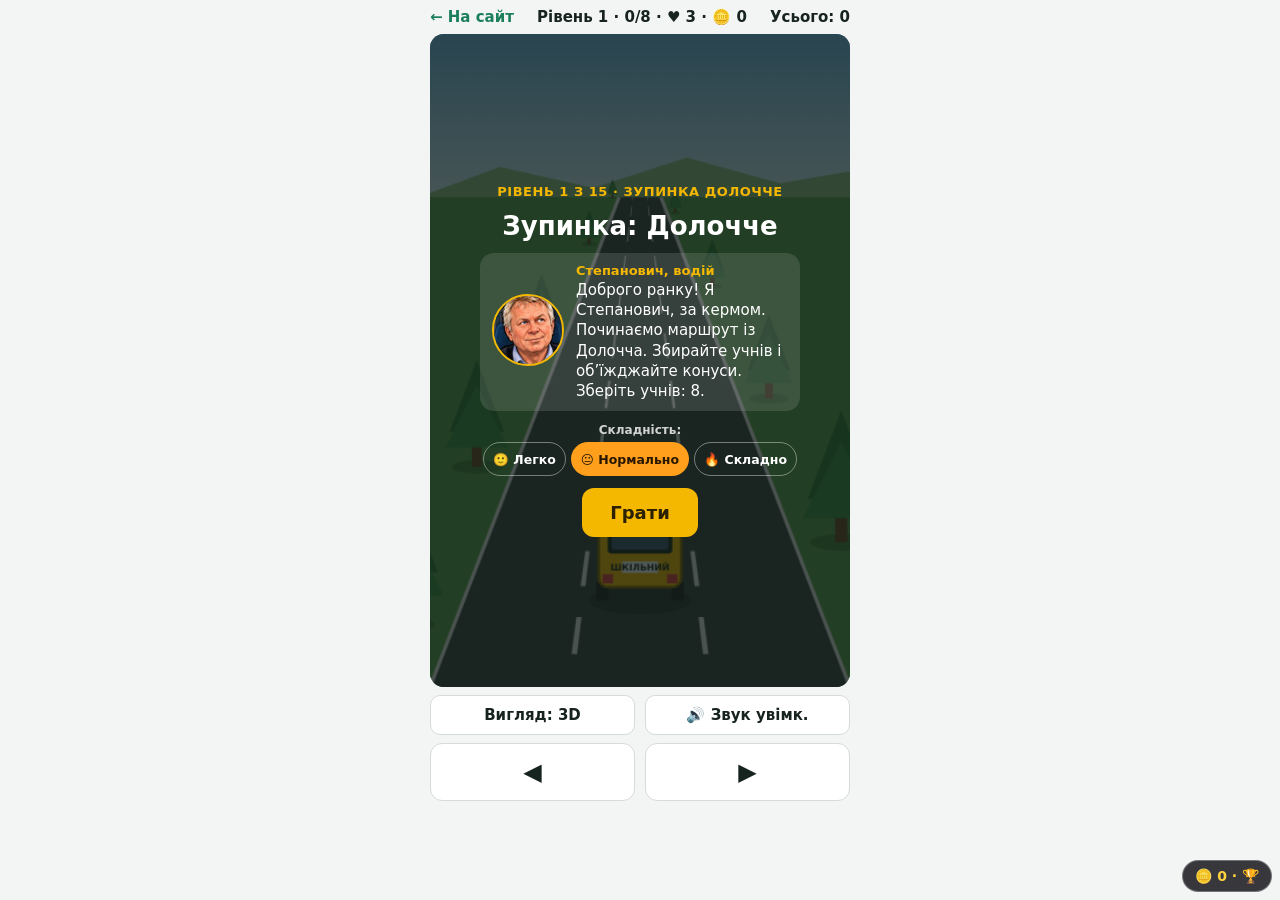
<file: game.html>
<!doctype html>
<html lang="uk">
<head>
<meta charset="utf-8">
<meta name="viewport" content="width=device-width, initial-scale=1, maximum-scale=1, user-scalable=no">
<meta name="theme-color" content="#1B7F5C">
<title>Автобус-перегони</title>
<style>
  :root { --green:#1B7F5C; --bus:#F5B800; --ink:#17231F; --bg:#F3F5F4; }
  * { box-sizing:border-box; -webkit-tap-highlight-color:transparent; }
  html, body { margin:0; height:100%; background:var(--bg); color:var(--ink); font-family:system-ui,-apple-system,"Segoe UI",Roboto,sans-serif; overscroll-behavior:none; touch-action:manipulation; }
  body { display:flex; flex-direction:column; align-items:center; padding:8px 12px 12px; gap:8px; }
  header { width:100%; max-width:420px; display:flex; justify-content:space-between; align-items:center; gap:8px; }
  header a { color:var(--green); font-weight:700; text-decoration:none; font-size:15px; }
  header .st { font-weight:700; font-variant-numeric:tabular-nums; font-size:15px; }
  .wrap { position:relative; aspect-ratio:360/560; width:min(100%, 420px, calc((100vh - 150px) * 360 / 560)); min-width:240px; }
  @supports (height:100dvh) { .wrap { width:min(100%, 420px, calc((100dvh - 150px) * 360 / 560)); } }
  canvas { width:100%; height:100%; position:absolute; inset:0; border-radius:14px; background:#3b4541; display:block; touch-action:none; }
  .ov { position:absolute; inset:0; display:grid; place-content:center; justify-items:center; gap:12px; text-align:center; padding:24px; background:rgba(15,25,22,.72); color:#fff; border-radius:14px; }
  .ov[hidden] { display:none; }
  .ov h1 { margin:0; font-size:26px; } .ov p { margin:0; font-size:15px; line-height:1.4; max-width:290px; }
  .go { font:inherit; font-size:18px; font-weight:700; padding:14px 28px; border:0; border-radius:12px; background:var(--bus); color:#2b2100; cursor:pointer; }
  .ctl { width:100%; max-width:420px; display:grid; grid-template-columns:1fr 1fr; gap:10px; }
  .ctl button { font:inherit; font-size:24px; padding:14px; border-radius:12px; border:1px solid #d5dbd8; background:#fff; color:var(--ink); cursor:pointer; }
  .ctl button:active { background:#e6ece9; }
  .av { width:72px; height:72px; flex:none; border-radius:50%; object-fit:cover; border:2px solid #F5B800; }
  .say { display:flex; gap:12px; align-items:center; text-align:left; background:rgba(255,255,255,.12); border-radius:14px; padding:10px 12px; max-width:320px; }
  .say b { display:block; font-size:13px; color:#F5B800; margin-bottom:2px; }
  .say span { font-size:15px; line-height:1.35; }
  .lvl { font-size:13px; letter-spacing:.04em; text-transform:uppercase; color:#F5B800; font-weight:700; }
  .ghost { font:inherit; font-size:15px; font-weight:600; padding:10px 18px; border:1px solid rgba(255,255,255,.5); border-radius:10px; background:transparent; color:#fff; cursor:pointer; }
  .opts { width:100%; max-width:420px; display:grid; grid-template-columns:1fr 1fr; gap:10px; }
  .opts button { font:inherit; font-size:15px; font-weight:700; padding:10px; border-radius:10px; border:1px solid #d5dbd8; background:#fff; color:var(--ink); cursor:pointer; }
</style>
</head>
<body>
<header><a href="./">← На сайт</a><span class="st" id="hud">Учнів: 0 · Життя: 3</span><span class="st" id="best"></span></header>
<div class="wrap">
  <canvas id="c" width="360" height="560" aria-label="Гра: автобус їде дорогою"></canvas>
  <div class="ov" id="ov">
    <div class="lvl" id="lvl"></div>
    <h1 id="ovh">Автобус-перегони</h1>
    <div class="say" id="say"><span id="avbox"></span><div><b id="who"></b><span id="ovtxt"></span></div></div>
    <button class="go" id="go" type="button">Грати</button>
    <button class="ghost" id="go2" type="button" hidden>Почати спочатку</button>
  </div>
</div>
<div class="opts"><button id="vw" type="button" aria-label="Перемкнути вигляд 2D або 3D">Вигляд: 3D</button><button id="snd" type="button" aria-label="Звук">🔊 Звук увімк.</button></div>
<div class="ctl"><button id="bl" type="button" aria-label="Вліво">◀</button><button id="br" type="button" aria-label="Вправо">▶</button></div>
<script src="diff.js"></script>
<script src="config.js"></script>
<script src="track.js"></script>
<script src="meta.js"></script>
<script>(function () {
  var cv = document.getElementById("c"), g = cv.getContext("2d"), W = 360, H = 560, LANES = 3, LW = W / LANES;
  var $ = function (i) { return document.getElementById(i); };
  /* рівні: назва зупинки, скільки учнів зібрати, що з'являється на дорозі */
  var LEVELS0 = [
    { stop: "Долочче", goal: 8, speed: 2.8, kinds: ["cone"], gap: 240, th: "day", who: "S",
      say: "Доброго ранку! Я Степанович, за кермом. Починаємо маршрут із Долочча. Збирайте учнів і об’їжджайте конуси." },
    { stop: "Кунів", goal: 10, speed: 3.1, kinds: ["cone", "rock"], gap: 220, heart: true, th: "cloudy", who: "A",
      say: "Я Артурович, вихователь. Рахую дітей! Якщо побачите серце — це моя допомога, додасть життя." },
    { stop: "Болотківці", goal: 12, speed: 3.3, kinds: ["cone", "rock", "puddle", "puddle"], gap: 205, heart: true, th: "rain", who: "S",
      say: "Дощ! Калюжі не страшні, але вони пригальмують автобус. А ось камені й конуси об’їжджайте." },
    { stop: "Антонівка", goal: 14, speed: 3.6, kinds: ["cone", "rock", "car", "cow"], gap: 190, heart: true, th: "autumn", who: "A",
      say: "Осінь. Дивіться: на дорогу може вийти корова! Не будемо її лякати, об’їдьте." },
    { stop: "Кам’янка", goal: 16, speed: 3.9, kinds: ["cone", "rock", "car", "cow"], gap: 175, heart: true, th: "sunset", who: "S",
      say: "Кам’янка! Тут багато учнів. Сонце низько, дивіться уважно, я тримаю кермо двома руками." },
    { stop: "Підсобне", goal: 18, speed: 4.1, kinds: ["cone", "rock", "car"], gap: 165, heart: true, th: "fog", who: "A",
      say: "Туман. Видимість погана, тож предмети з’являтимуться пізно. Не розслаблятися!" },
    { stop: "Вілія", goal: 20, speed: 4.4, kinds: ["cone", "rock", "car", "cow"], gap: 155, heart: true, th: "night", who: "S",
      say: "Вечоріє, вмикаю фари. Остання зупинка перед ліцеєм зовсім близько, але ще є нічна траса." },
    { stop: "Сніжний перевал", goal: 22, speed: 4.6, kinds: ["cone", "snow", "car", "puddle"], gap: 150, heart: true, th: "snow", who: "A",
      say: "Зима! Дорога слизька, зашпори снігу на узбіччі. Діти, сидимо спокійно й тримаємось за поручні." },
    { stop: "Нічна заметіль", goal: 24, speed: 4.9, kinds: ["cone", "snow", "car", "cow"], gap: 145, heart: true, th: "blizzard", who: "S",
      say: "Заметіль і темрява. Тут потрібна найбільша уважність. Ви вже майже професійний водій!" },
    { stop: "Ліцей", goal: 26, speed: 5.1, kinds: ["cone", "rock", "car", "cow", "puddle"], gap: 140, heart: true, th: "feast", who: "A",
      say: "Фінальний відрізок до ліцею! Нас там чекають. Збирайте останніх учнів і їдемо на свято!" },
    /* ===== нова серія: «Маршрут майстра» ===== */
    { stop: "Траса Хмельницький", goal: 24, speed: 5.0, kinds: ["cone", "car", "moto", "pothole"], gap: 150, gate: 0.18, th: "day", who: "S",
      say: "Нова серія! Траса жвава: мотоцикли обганяють набагато швидше за авто, а ями не загрожують життю, але гальмують. Збирайте монети 🪙!" },
    { stop: "Ожеледиця", goal: 24, speed: 4.8, kinds: ["snow", "ice", "car", "cone"], gap: 150, gate: 0.2, th: "snow", who: "A",
      say: "Ожеледиця! Потрапите на лід, і автобус занесе в сусідню смугу. Підберіть ⭐ щит: він захистить від одного удару." },
    { stop: "Тракторний день", goal: 26, speed: 5.0, kinds: ["tractor", "cow", "pothole", "cone", "tractor"], gap: 160, gate: 0.2, th: "autumn", who: "S",
      say: "Збирають урожай: трактори займають одразу дві смуги, тож шукайте вільну. Корови теж не поступляться." },
    { stop: "Нічна гроза", goal: 28, speed: 5.3, kinds: ["cone", "rock", "car", "moto", "ice", "cow"], gap: 140, gate: 0.25, th: "storm", who: "A",
      say: "Гроза! Блискавки засліплюють, дощ заливає дорогу. Тримайте кермо міцно, я рахую дітей." },
    { stop: "Свято в ліцеї", goal: 32, speed: 5.5, kinds: ["cone", "rock", "car", "cow", "tractor", "moto", "ice", "pothole"], gap: 130, gate: 0.3, th: "feast", who: "S",
      say: "Фінал серії: усі перешкоди разом і ворота з двох смуг. Збирайте дітей, монети й вигравайте звання «Водій року»!" }
  ];
  var LEVELS = [];
  function applyDiff() {
    LEVELS = LEVELS0.map(function (b) {
      var L = {}; for (var k in b) L[k] = b[k];
      L.goal = Math.max(4, b.goal + DIFF.pick(-3, 0, 3)); L.speed = b.speed * DIFF.pick(0.85, 1, 1.15); L.gap = b.gap * DIFF.pick(1.25, 1, 0.85); return L;
    });
  }
  applyDiff();
  function startLives() { return DIFF.pick(5, 3, 2); }
  var M3 = [0.6, 0.68, 0.76, 0.84, 0.9, 0.95, 1, 1, 1, 1, 1, 1, 1, 1, 1];
  var THEMES = {
    day:      { sky: ["#6fb7ea", "#d9f0fb"], hill: "#8fbf84", ground: "#58a04a", ta: "#2f7a3a", tb: "#3a9246" },
    cloudy:   { sky: ["#8fa7b8", "#d5dde3"], hill: "#7fa077", ground: "#5c8f4f", ta: "#2f6a3a", tb: "#3a8246", cloud: 1 },
    rain:     { sky: ["#5d6f7c", "#a2b0ba"], hill: "#6f8a6c", ground: "#4a7a45", ta: "#27623a", tb: "#32783f", rain: 1, road: "#323b3b" },
    autumn:   { sky: ["#8cc3e8", "#fbe9c6"], hill: "#c49a4a", ground: "#a8802f", ta: "#c0541c", tb: "#e08a1e", leaves: 1 },
    sunset:   { sky: ["#e8734f", "#ffd9a0"], hill: "#6a5a7a", ground: "#4d7a3e", ta: "#2a5f33", tb: "#357a3f", warm: 1 },
    fog:      { sky: ["#b9c3c8", "#e3e8ea"], hill: "#aab8b0", ground: "#7fa07a", ta: "#4f7d5d", tb: "#648f6f", fog: 0.75 },
    night:    { sky: ["#0a1230", "#1e2a52"], hill: "#16223a", ground: "#173a24", ta: "#0f3a1c", tb: "#14502a", night: 0.55, stars: 1, road: "#2b3333" },
    snow:     { sky: ["#aac4de", "#eef4fa"], hill: "#dfe9f2", ground: "#f1f5f8", ta: "#2b6a52", tb: "#3f8a6e", snow: 1, cap: 1, road: "#4a5456" },
    blizzard: { sky: ["#1b2640", "#47557a"], hill: "#6f7d98", ground: "#cfd9e6", ta: "#1f5646", tb: "#2c6e5a", snow: 1, cap: 1, night: 0.4, road: "#3a4244", fog: 0.35 },
    storm:    { sky: ["#232a3a", "#4a5568"], hill: "#2d3646", ground: "#1d3a2a", ta: "#123a22", tb: "#18502e", rain: 1, night: 0.35, road: "#262d2f", lightning: 1, fog: 0.25 },
    feast:    { sky: ["#6fb7ea", "#fff2c9"], hill: "#8fbf84", ground: "#58a04a", ta: "#2f7a3a", tb: "#3a9246", confetti: 1 }
  };

  var TIPS_HIT = [["A", "Обережно! Стежте за дорогою."], ["S", "Спокійно, трасу тримаю разом із вами."], ["A", "Діти, тримайтесь за поручні!"], ["S", "Різко не гальмуємо, об’їжджаймо."]];
  var TIPS_OK = [["A", "Ще один учень в автобусі!"], ["S", "Чудово, їдемо далі."], ["A", "Усіх бачу, всі на місцях."]];
  var PIC = { S: "stepanovych.jpg", A: "art-face.jpg" }, IMG = {}, AVC = {};
  ["S", "A"].forEach(function (w) { IMG[w] = new Image(); IMG[w].src = PIC[w]; AVC[w] = '<img class="av" src="' + PIC[w] + '" alt="">'; });
  NAME = { S: "Степанович, водій", A: "Артурович, вихователь" };

  /* ===== звуки (створюються кодом, окремі файли не потрібні) ===== */
  var AC = null, muted = false, eng = null, view3d = true, treeOff = 0;
  try { muted = localStorage.getItem("bus.game.mute") === "1"; var vv = localStorage.getItem("bus.game.view"); if (vv) view3d = vv === "3d"; } catch (e) {}
  function ac() { if (!AC) { try { AC = new (window.AudioContext || window.webkitAudioContext)(); } catch (e) {} } if (AC && AC.state === "suspended") AC.resume(); return AC; }
  function tone(f, d, type, vol, when, slide) {
    if (muted) return; var a = ac(); if (!a) return;
    var t0 = a.currentTime + (when || 0), o = a.createOscillator(), gn = a.createGain();
    o.type = type || "sine"; o.frequency.setValueAtTime(f, t0); if (slide) o.frequency.exponentialRampToValueAtTime(slide, t0 + d);
    gn.gain.setValueAtTime(0.0001, t0); gn.gain.exponentialRampToValueAtTime(vol || 0.15, t0 + 0.015); gn.gain.exponentialRampToValueAtTime(0.0001, t0 + d);
    o.connect(gn); gn.connect(a.destination); o.start(t0); o.stop(t0 + d + 0.03);
  }
  function noise(d, vol) {
    if (muted) return; var a = ac(); if (!a) return;
    var n = Math.floor(a.sampleRate * d), buf = a.createBuffer(1, n, a.sampleRate), ch = buf.getChannelData(0);
    for (var i = 0; i < n; i++) ch[i] = (Math.random() * 2 - 1) * (1 - i / n);
    var src = a.createBufferSource(), fl = a.createBiquadFilter(), gn = a.createGain();
    fl.type = "lowpass"; fl.frequency.value = 900; gn.gain.value = vol; src.buffer = buf; src.connect(fl); fl.connect(gn); gn.connect(a.destination); src.start();
  }
  var SFX = {
    kid: function () { tone(660, 0.09, "sine", 0.18); tone(990, 0.12, "sine", 0.18, 0.08); },
    heart: function () { [523, 659, 784, 1047].forEach(function (f, i) { tone(f, 0.14, "triangle", 0.2, i * 0.07); }); },
    hit: function () { noise(0.35, 0.4); tone(180, 0.3, "sawtooth", 0.22, 0, 50); },
    horn: function () { tone(420, 0.14, "square", 0.08); tone(420, 0.14, "square", 0.08, 0.2); },
    level: function () { [523, 659, 784, 1047, 1319].forEach(function (f, i) { tone(f, 0.16, "triangle", 0.2, i * 0.09); }); },
    over: function () { [392, 330, 262, 196].forEach(function (f, i) { tone(f, 0.26, "triangle", 0.22, i * 0.2); }); },
    win: function () { [523, 523, 523, 659, 784, 659, 784, 1047].forEach(function (f, i) { tone(f, 0.2, "triangle", 0.22, i * 0.13); }); }
  };
  function SFXnoiseSplash() { noise(0.22, 0.25); tone(500, 0.12, "sine", 0.08, 0, 250); }
  function engineOn() {
    if (muted || eng) return; var a = ac(); if (!a) return;
    var o = a.createOscillator(), fl = a.createBiquadFilter(), gn = a.createGain();
    o.type = "sawtooth"; o.frequency.value = 60; fl.type = "lowpass"; fl.frequency.value = 380; gn.gain.value = 0.03;
    o.connect(fl); fl.connect(gn); gn.connect(a.destination); o.start(); eng = { o: o, g: gn };
  }
  function engineOff() { if (!eng) return; try { eng.o.stop(); } catch (e) {} eng = null; }
  function engineSpeed(sp) { if (eng && AC) eng.o.frequency.setTargetAtTime(48 + sp * 13, AC.currentTime, 0.1); }
  document.addEventListener("visibilitychange", function () { if (document.hidden) engineOff(); else if (run) engineOn(); });
  var shield = false, dbl = 0, coinsLv = 0, perk = { life: 0 }, perkOn = false, lastR = null, slow = 0, lvl, lane, x, lives, kids, total, speed, objs, spawn, t, run, off, hit, bubble, bubT, saved = 0, best = 0, flash;
  try { best = +localStorage.getItem("bus.game.best") || 0; saved = +localStorage.getItem("bus.game.level") || 0; } catch (e) {}
  function hud() { $("hud").textContent = "Рівень " + (lvl + 1) + " · " + kids + "/" + LEVELS[lvl].goal + " · ♥ " + lives + (shield ? " · ⭐" : "") + (dbl > 0 ? " · ×2" : "") + " · 🪙 " + coinsLv; $("best").textContent = "Усього: " + total; }
  function save() { try { localStorage.setItem("bus.game.best", String(best)); localStorage.setItem("bus.game.level", String(saved)); } catch (e) {} }
  function say(w, txt) { bubble = { w: w, t: txt }; bubT = 150; }
  function say2(w, txt, head, btn) {
    $("avbox").innerHTML = AVC[w]; $("who").textContent = NAME[w]; $("ovtxt").textContent = txt; $("ovh").textContent = head;
    $("go").textContent = btn; if (lastR) { META.gain(lastR, $("ov")); lastR = null; } else META.clear($("ov")); $("ov").hidden = false;
  }
  function begin(l) { slow = 0; shield = false; dbl = 0; coinsLv = 0; lvl = l; lane = 1; x = lane * LW + LW / 2; kids = 0; objs = []; spawn = 40; t = 0; off = 0; hit = 0; bubble = null; bubT = 0; speed = LEVELS[l].speed; hud(); draw(); }
  function intro(l, keep) {
    if (!keep) { lives = startLives(); if (l === 0) total = 0; }
    begin(l); run = false;
    $("lvl").textContent = "Рівень " + (l + 1) + " з " + LEVELS.length + " · зупинка " + LEVELS[l].stop;
    say2(LEVELS[l].who, LEVELS[l].say + " Зберіть учнів: " + LEVELS[l].goal + ".", "Зупинка: " + LEVELS[l].stop, "Грати");
    $("go2").hidden = !(l > 0);
  }
  function move(d) { if (!run) return; lane = Math.max(0, Math.min(LANES - 1, lane + d)); }
  function rr(x, y, w, h, r) { g.beginPath(); g.moveTo(x + r, y); g.arcTo(x + w, y, x + w, y + h, r); g.arcTo(x + w, y + h, x, y + h, r); g.arcTo(x, y + h, x, y, r); g.arcTo(x, y, x + w, y, r); g.closePath(); }
  function drawBus(cx, cy, fl) {
    g.save(); g.translate(cx, cy);
    g.fillStyle = "rgba(0,0,0,.25)"; rr(-26, -42, 56, 92, 8); g.fill();
    g.fillStyle = fl ? "#ff6b5e" : "#F5B800"; rr(-28, -48, 56, 92, 9); g.fill();
    g.strokeStyle = "#8a6a00"; g.lineWidth = 2; g.stroke();
    g.fillStyle = "#cfe8f7"; rr(-22, -38, 44, 14, 3); g.fill();
    g.fillStyle = "#17231F"; for (var i = 0; i < 3; i++) { rr(-22, -14 + i * 18, 44, 10, 2); g.fill(); }
    g.fillStyle = "#fff"; g.fillRect(-14, 34, 28, 6);
    g.fillStyle = "#222"; g.fillRect(-32, -30, 6, 18); g.fillRect(26, -30, 6, 18); g.fillRect(-32, 14, 6, 18); g.fillRect(26, 14, 6, 18);
    g.restore();
  }
  function drawObj(o) {
    var cx = (o.l + (o.l2 !== undefined ? 0.5 : 0)) * LW + LW / 2, y = o.y;
    if (o.k === "coin") { g.fillStyle = "#f5c400"; g.beginPath(); g.arc(cx, y, 13, 0, 7); g.fill(); g.strokeStyle = "#a07800"; g.lineWidth = 2; g.stroke(); g.fillStyle = "#a07800"; g.font = "bold 14px system-ui"; g.textAlign = "center"; g.fillText("₴", cx, y + 5); }
    else if (o.k === "shield") { g.fillStyle = "#2d7dd2"; g.beginPath(); g.arc(cx, y, 15, 0, 7); g.fill(); g.fillStyle = "#fff"; g.font = "bold 18px system-ui"; g.textAlign = "center"; g.fillText("★", cx, y + 6); }
    else if (o.k === "dbl") { g.fillStyle = "#1B7F5C"; g.beginPath(); g.arc(cx, y, 15, 0, 7); g.fill(); g.fillStyle = "#fff"; g.font = "bold 13px system-ui"; g.textAlign = "center"; g.fillText("×2", cx, y + 5); }
    else if (o.k === "pothole") { g.fillStyle = "#1c1f1f"; g.beginPath(); g.ellipse(cx, y, 26, 11, 0, 0, 7); g.fill(); }
    else if (o.k === "ice") { g.fillStyle = "rgba(190,230,255,.85)"; g.beginPath(); g.ellipse(cx, y, 34, 14, 0, 0, 7); g.fill(); g.strokeStyle = "#fff"; g.beginPath(); g.moveTo(cx - 16, y); g.lineTo(cx + 12, y - 4); g.stroke(); }
    else if (o.k === "moto") { g.fillStyle = "#222"; g.fillRect(cx - 4, y - 24, 8, 48); g.fillStyle = "#e23d3d"; g.fillRect(cx - 9, y - 4, 18, 18); g.fillStyle = "#ffd9b3"; g.beginPath(); g.arc(cx, y - 10, 7, 0, 7); g.fill(); }
    else if (o.k === "tractor") { g.fillStyle = "#2e8b3d"; rr(cx - 38, y - 30, 76, 56, 8); g.fill(); g.fillStyle = "#1c5a27"; g.fillRect(cx - 18, y - 22, 36, 22); g.fillStyle = "#222"; g.fillRect(cx - 44, y - 22, 9, 26); g.fillRect(cx + 35, y - 22, 9, 26); }
    else if (o.k === "kid") {
      g.fillStyle = "#1B7F5C"; g.beginPath(); g.arc(cx, y, 16, 0, 7); g.fill();
      g.fillStyle = "#ffd9b3"; g.beginPath(); g.arc(cx, y - 3, 8, 0, 7); g.fill();
      g.fillStyle = "#222"; g.fillRect(cx - 4, y - 5, 2, 2); g.fillRect(cx + 2, y - 5, 2, 2);
      g.fillStyle = "#F5B800"; g.fillRect(cx - 9, y + 5, 18, 8);
    } else if (o.k === "heart") {
      g.fillStyle = "#e23d5a"; g.beginPath(); g.moveTo(cx, y + 16); g.bezierCurveTo(cx - 28, y - 4, cx - 14, y - 22, cx, y - 8); g.bezierCurveTo(cx + 14, y - 22, cx + 28, y - 4, cx, y + 16); g.fill();
      g.strokeStyle = "#fff"; g.lineWidth = 2; g.stroke();
    } else if (o.k === "puddle") {
      g.fillStyle = "#2d6fa8"; g.beginPath(); g.ellipse(cx, y, 32, 14, 0, 0, 7); g.fill(); g.fillStyle = "#7fb6e6"; g.beginPath(); g.ellipse(cx - 6, y - 3, 14, 4, 0, 0, 7); g.fill();
    } else if (o.k === "cow") {
      g.fillStyle = "#fff"; g.beginPath(); g.ellipse(cx, y, 18, 28, 0, 0, 7); g.fill(); g.fillStyle = "#222"; g.beginPath(); g.ellipse(cx - 6, y - 4, 6, 8, 0, 0, 7); g.fill(); g.beginPath(); g.ellipse(cx + 7, y + 8, 5, 6, 0, 0, 7); g.fill();
      g.fillStyle = "#e8c39e"; g.beginPath(); g.ellipse(cx, y - 28, 9, 8, 0, 0, 7); g.fill();
    } else if (o.k === "snow") {
      g.fillStyle = "#eef3f7"; g.beginPath(); g.ellipse(cx, y, 26, 17, 0, 0, 7); g.fill(); g.fillStyle = "#c8d6e2"; g.beginPath(); g.ellipse(cx + 6, y + 4, 14, 8, 0, 0, 7); g.fill();
    } else if (o.k === "cone") {
      g.fillStyle = "#ff7a1a"; g.beginPath(); g.moveTo(cx, y - 20); g.lineTo(cx + 15, y + 16); g.lineTo(cx - 15, y + 16); g.closePath(); g.fill();
      g.fillStyle = "#fff"; g.fillRect(cx - 9, y, 18, 6); g.fillStyle = "#222"; g.fillRect(cx - 18, y + 16, 36, 5);
    } else if (o.k === "rock") {
      g.fillStyle = "#8a8f8c"; g.beginPath(); g.ellipse(cx, y, 22, 17, 0, 0, 7); g.fill(); g.fillStyle = "#a9aeab"; g.beginPath(); g.ellipse(cx - 6, y - 5, 9, 6, 0, 0, 7); g.fill();
    } else {
      g.fillStyle = o.c; rr(cx - 22, y - 36, 44, 72, 8); g.fill();
      g.fillStyle = "#dff1fb"; rr(cx - 16, y - 24, 32, 14, 3); g.fill(); g.fillRect(cx - 16, y + 12, 32, 8);
      g.fillStyle = "#222"; g.fillRect(cx - 26, y - 24, 5, 14); g.fillRect(cx + 21, y - 24, 5, 14); g.fillRect(cx - 26, y + 12, 5, 14); g.fillRect(cx + 21, y + 12, 5, 14);
    }
  }
  function frame() {
    if (!run) return;
    var L = LEVELS[lvl]; t++;
    if (dbl > 0) dbl--; speed = (L.speed + Math.min(1.2, t / 3000)) * (view3d ? M3[lvl] : 1) * (slow > 0 ? 0.55 : 1); if (slow > 0) slow--;
    x += (lane * LW + LW / 2 - x) * 0.25;
    off = (off + speed) % 56; treeOff = (treeOff + speed) % 140; spawn -= speed; engineSpeed(speed);
    if (spawn <= 0) {
      var r = Math.random(), k, l = Math.floor(Math.random() * LANES), col = ["#c0392b", "#2d7dd2", "#7b4fb0", "#e8e8e8"][Math.floor(Math.random() * 4)];
      var haz = L.kinds.filter(function (q) { return q !== "tractor" && q !== "moto"; }); if (!haz.length) haz = ["cone"];
      if (L.gate && Math.random() < L.gate) {
        for (var q = 0; q < LANES; q++) if (q !== l) objs.push({ k: haz[Math.floor(Math.random() * haz.length)], l: q, y: -50, c: col });
        objs.push({ k: "kid", l: l, y: -50 }); objs.push({ k: "coin", l: l, y: -120 }); objs.push({ k: "coin", l: l, y: -190 });
        spawn = L.gap * 1.35;
      } else {
        if (r < 0.40) k = "kid"; else if (L.heart && r < 0.44 && lives < 5) k = "heart"; else if (r < 0.58) k = "coin"; else if (r < 0.605 && !shield) k = "shield"; else if (r < 0.625 && dbl <= 0) k = "dbl"; else k = L.kinds[Math.floor(Math.random() * L.kinds.length)];
        var ob = { k: k, l: l, y: -50, c: col };
        if (k === "tractor") { ob.l = Math.min(l, LANES - 2); ob.l2 = ob.l + 1; } else if (k === "moto") ob.v = 2.6;
        objs.push(ob);
        if (k === "coin") { objs.push({ k: "coin", l: l, y: -110 }); objs.push({ k: "coin", l: l, y: -170 }); }
        if (Math.random() < 0.3) objs.push({ k: "kid", l: (l + 1 + Math.floor(Math.random() * 2)) % LANES, y: -50 });
        spawn = L.gap + Math.random() * 90;
      }
    }
    var by = H - 80;
    for (var i = objs.length - 1; i >= 0; i--) {
      var o = objs[i]; o.y += speed + (o.v || 0);
      if ((o.l === lane || o.l2 === lane) && Math.abs(o.y - by) < (o.k === "car" || o.k === "tractor" ? 58 : 40)) {
        objs.splice(i, 1);
        if (o.k === "coin") { SFX.kid(); coinsLv++; hud(); }
        else if (o.k === "shield") { SFX.heart(); shield = true; say("A", "Щит! Один удар не страшний."); hud(); }
        else if (o.k === "dbl") { SFX.heart(); dbl = 600; say("S", "Подвійна посадка! Діти рахуються за двох."); hud(); }
        else if (o.k === "pothole") { slow = 45; hit = 10; SFX.hit(); say("S", "Яма! Пригальмуємо."); }
        else if (o.k === "ice") { slow = 30; lane = Math.max(0, Math.min(LANES - 1, lane + (Math.random() < 0.5 ? -1 : 1))); SFXnoiseSplash(); say("A", "Лід! Автобус занесло."); }
        else if (o.k === "kid") { SFX.kid(); var kg = dbl > 0 ? 2 : 1; kids += kg; total += kg; if (total % 6 === 0) { var q = TIPS_OK[Math.floor(Math.random() * TIPS_OK.length)]; say(q[0], q[1]); } hud(); if (kids >= L.goal) { done(); return; } }
        else if (o.k === "heart") { SFX.heart(); lives = Math.min(5, lives + 1); say("A", "Тримайте! Додаю життя."); hud(); }
        else if (o.k === "puddle") { slow = 55; SFXnoiseSplash(); say("S", "Калюжа! Трохи пригальмуємо."); }
        else if (shield) { shield = false; SFX.heart(); say("A", "Щит врятував!"); hud(); }
        else { SFX.hit(); lives--; hit = 20; var h = TIPS_HIT[Math.floor(Math.random() * TIPS_HIT.length)]; say(h[0], h[1]); hud(); if (lives <= 0) { over(); return; } }
      } else if (o.y > H + 60) objs.splice(i, 1);
    }
    draw(); requestAnimationFrame(frame);
  }
  function draw2d() {
    g.fillStyle = "#3b4541"; g.fillRect(0, 0, W, H);
    var th2 = THEMES[LEVELS[lvl].th] || THEMES.day; g.fillStyle = th2.ground; g.fillRect(0, 0, 6, H); g.fillRect(W - 6, 0, 6, H);
    g.fillStyle = "#e9e9e9"; for (var i = 1; i < LANES; i++) for (var y = -56 + off; y < H; y += 56) g.fillRect(i * LW - 2, y, 4, 30);
    (objs || []).forEach(drawObj);
    if (hit > 0) hit--;
    drawBus(x, H - 80, hit > 0 && hit % 6 < 3); if (shield) { g.strokeStyle = "rgba(120,190,255,.9)"; g.lineWidth = 3; g.beginPath(); g.arc(x, H - 80, 52, 0, 7); g.stroke(); }
    if (th2.night) { g.fillStyle = "rgba(4,8,28," + th2.night * 0.8 + ")"; g.fillRect(0, 0, W, H); }
    if (th2.fog) { g.fillStyle = "rgba(225,232,236," + th2.fog * 0.35 + ")"; g.fillRect(0, 0, W, H); }
    var kk; if (th2.rain) { g.strokeStyle = "rgba(220,235,250,.5)"; g.beginPath(); for (kk = 0; kk < 50; kk++) { var rx = (kk * 53) % W, ry = (kk * 37 + t * 12) % H; g.moveTo(rx, ry); g.lineTo(rx - 3, ry + 12); } g.stroke(); }
    if (th2.snow) { g.fillStyle = "rgba(255,255,255,.9)"; for (kk = 0; kk < 45; kk++) { g.beginPath(); g.arc(((kk * 61) + Math.sin(t / 30 + kk) * 12 + W) % W, (kk * 41 + t * 2) % H, 1.6, 0, 7); g.fill(); } }
  }
  function drawBubble() {
    if (bubT > 0 && bubble) {
      bubT--; g.fillStyle = "rgba(255,255,255,.95)"; rr(10, 14, W - 20, 46, 10); g.fill();
      g.save(); g.beginPath(); g.arc(36, 37, 17, 0, 7); g.clip();
      if (IMG[bubble.w].complete && IMG[bubble.w].naturalWidth) g.drawImage(IMG[bubble.w], 19, 20, 34, 34); else { g.fillStyle = "#1B7F5C"; g.fillRect(19, 20, 34, 34); }
      g.restore(); g.strokeStyle = "#F5B800"; g.lineWidth = 2; g.beginPath(); g.arc(36, 37, 17, 0, 7); g.stroke();
      g.fillStyle = "#17231F"; g.textAlign = "left"; g.font = "14px system-ui,sans-serif";
      var words = bubble.t, nm = bubble.w === "S" ? "Степанович" : "Артурович";
      g.font = "bold 12px system-ui,sans-serif"; g.fillStyle = "#1B7F5C"; g.fillText(nm, 60, 31);
      g.font = "14px system-ui,sans-serif"; g.fillStyle = "#17231F"; g.fillText(words, 60, 50);
    }
  }

  var HZ = 140;
  function pr(y) { var p = Math.max(0, Math.min(1.2, (y + 50) / (H + 50))), f = Math.pow(p, 1.6); return { sy: HZ + (H - HZ) * f, s: 0.1 + 0.9 * f }; }
  function shadow(w) { g.fillStyle = "rgba(0,0,0,.28)"; g.beginPath(); g.ellipse(0, 0, w, w * 0.28, 0, 0, 7); g.fill(); }
  function sprite(k, c, fl) {
    if (k === "bus") {
      shadow(40); g.fillStyle = "#222"; g.fillRect(-34, -14, 10, 14); g.fillRect(24, -14, 10, 14);
      g.fillStyle = fl ? "#ff6b5e" : "#F5B800"; rr(-32, -66, 64, 56, 7); g.fill(); g.strokeStyle = "#8a6a00"; g.lineWidth = 2; g.stroke();
      g.fillStyle = "#17231F"; rr(-25, -58, 50, 22, 3); g.fill(); g.fillStyle = "#3b5870"; rr(-22, -55, 44, 16, 2); g.fill();
      g.fillStyle = "#fff"; g.fillRect(-14, -30, 28, 9); g.fillStyle = "#17231F"; g.font = "bold 7px system-ui,sans-serif"; g.textAlign = "center"; g.fillText("ШКІЛЬНИЙ", 0, -23);
      g.fillStyle = "#e23d3d"; g.fillRect(-29, -20, 8, 7); g.fillRect(21, -20, 8, 7);
    } else if (k === "coin") {
      shadow(10); var cy = -24 + Math.sin(t / 7) * 3, sw = Math.abs(Math.cos(t / 14)) * 0.7 + 0.3; g.save(); g.translate(0, cy); g.scale(sw, 1); g.fillStyle = "#f5c400"; g.beginPath(); g.arc(0, 0, 14, 0, 7); g.fill(); g.strokeStyle = "#a07800"; g.lineWidth = 2.5; g.stroke(); g.fillStyle = "#a07800"; g.font = "bold 15px system-ui"; g.textAlign = "center"; g.fillText("₴", 0, 5); g.restore();
    } else if (k === "shield" || k === "dbl") {
      var sy2 = -28 + Math.sin(t / 8) * 4; g.fillStyle = "rgba(255,255,255,.3)"; g.beginPath(); g.arc(0, sy2, 24, 0, 7); g.fill(); shadow(12); g.fillStyle = k === "shield" ? "#2d7dd2" : "#1B7F5C"; g.beginPath(); g.arc(0, sy2, 16, 0, 7); g.fill(); g.strokeStyle = "#fff"; g.lineWidth = 2; g.stroke(); g.fillStyle = "#fff"; g.font = "bold 16px system-ui"; g.textAlign = "center"; g.fillText(k === "shield" ? "★" : "×2", 0, sy2 + 6);
    } else if (k === "pothole") {
      g.fillStyle = "#14171a"; g.beginPath(); g.ellipse(0, -2, 38, 10, 0, 0, 7); g.fill(); g.fillStyle = "rgba(255,255,255,.12)"; g.beginPath(); g.ellipse(-6, -6, 26, 3, 0, 0, 7); g.fill();
    } else if (k === "ice") {
      g.fillStyle = "rgba(200,235,255,.9)"; g.beginPath(); g.ellipse(0, -2, 44, 12, 0, 0, 7); g.fill(); g.strokeStyle = "rgba(255,255,255,.95)"; g.lineWidth = 2; g.beginPath(); g.moveTo(-22, -2); g.lineTo(10, -6); g.moveTo(-6, 2); g.lineTo(26, -1); g.stroke();
    } else if (k === "moto") {
      shadow(16); g.fillStyle = "#111"; g.fillRect(-4, -34, 8, 34); g.fillStyle = "#e23d3d"; rr(-12, -34, 24, 20, 6); g.fill(); g.fillStyle = "#2a2a2a"; rr(-9, -50, 18, 18, 5); g.fill(); g.fillStyle = "#ffd9b3"; g.beginPath(); g.arc(0, -58, 8, 0, 7); g.fill(); g.fillStyle = "#f5b800"; g.beginPath(); g.arc(0, -60, 8.5, Math.PI, 0); g.fill(); g.fillStyle = "#ffe08a"; g.fillRect(-3, -18, 6, 4);
    } else if (k === "tractor") {
      shadow(46); g.fillStyle = "#111"; rr(-54, -34, 16, 34, 5); g.fill(); rr(38, -34, 16, 34, 5); g.fill(); g.fillStyle = "#2e8b3d"; rr(-38, -44, 76, 34, 8); g.fill(); g.fillStyle = "#256f31"; rr(-22, -74, 44, 36, 6); g.fill(); g.fillStyle = "#9ec9e8"; rr(-17, -69, 34, 18, 3); g.fill(); g.fillStyle = "#ffd23f"; g.fillRect(-34, -34, 10, 6); g.fillRect(24, -34, 10, 6);
    } else if (k === "kid") {
      shadow(14); var bob = Math.sin(t / 5) * 2;
      g.fillStyle = "#2d4a6a"; g.fillRect(-7, -12, 5, 12); g.fillRect(2, -12, 5, 12);
      g.fillStyle = "#1B7F5C"; rr(-10, -32 + bob, 20, 22, 4); g.fill();
      g.fillStyle = "#F5B800"; rr(-12, -30 + bob, 6, 14, 2); g.fill();
      g.fillStyle = "#ffd9b3"; g.beginPath(); g.arc(0, -38 + bob, 8, 0, 7); g.fill();
      g.fillStyle = "#4a2d12"; g.beginPath(); g.arc(0, -41 + bob, 8, Math.PI, 0); g.fill();
    } else if (k === "heart") {
      var fy = -26 + Math.sin(t / 8) * 4; g.fillStyle = "rgba(255,255,255,.25)"; g.beginPath(); g.arc(0, fy, 22, 0, 7); g.fill(); shadow(12);
      g.fillStyle = "#e23d5a"; g.beginPath(); g.moveTo(0, fy + 14); g.bezierCurveTo(-26, fy - 4, -12, fy - 22, 0, fy - 8); g.bezierCurveTo(12, fy - 22, 26, fy - 4, 0, fy + 14); g.fill(); g.strokeStyle = "#fff"; g.lineWidth = 2; g.stroke();
    } else if (k === "puddle") {
      g.fillStyle = "#2d6fa8"; g.beginPath(); g.ellipse(0, -2, 40, 11, 0, 0, 7); g.fill(); g.fillStyle = "rgba(255,255,255,.55)"; g.beginPath(); g.ellipse(-8, -4, 16, 3.5, 0, 0, 7); g.fill();
    } else if (k === "snow") {
      shadow(30); g.fillStyle = "#e8eff5"; g.beginPath(); g.moveTo(-30, 0); g.quadraticCurveTo(-24, -30, 0, -34); g.quadraticCurveTo(26, -30, 32, 0); g.closePath(); g.fill();
      g.fillStyle = "#b9c9d8"; g.beginPath(); g.moveTo(8, 0); g.quadraticCurveTo(14, -18, 28, -6); g.lineTo(32, 0); g.closePath(); g.fill();
    } else if (k === "cow") {
      shadow(30); g.fillStyle = "#222"; g.fillRect(-18, -14, 6, 14); g.fillRect(12, -14, 6, 14);
      g.fillStyle = "#fff"; rr(-24, -46, 48, 36, 12); g.fill(); g.fillStyle = "#222"; g.beginPath(); g.ellipse(-8, -34, 9, 8, 0, 0, 7); g.fill(); g.beginPath(); g.ellipse(10, -26, 8, 7, 0, 0, 7); g.fill();
      g.fillStyle = "#fff"; rr(-12, -62, 24, 22, 8); g.fill(); g.fillStyle = "#e9b8a0"; rr(-8, -50, 16, 9, 4); g.fill(); g.fillStyle = "#222"; g.fillRect(-7, -57, 3, 3); g.fillRect(4, -57, 3, 3);
      g.strokeStyle = "#8a6a2a"; g.lineWidth = 3; g.beginPath(); g.moveTo(-12, -60); g.lineTo(-17, -68); g.moveTo(12, -60); g.lineTo(17, -68); g.stroke();
    } else if (k === "cone") {
      shadow(18); g.fillStyle = "#222"; g.fillRect(-16, -5, 32, 5);
      g.fillStyle = "#ff7a1a"; g.beginPath(); g.moveTo(0, -42); g.lineTo(13, -5); g.lineTo(-13, -5); g.closePath(); g.fill();
      g.fillStyle = "#fff"; g.beginPath(); g.moveTo(-5, -26); g.lineTo(5, -26); g.lineTo(8, -17); g.lineTo(-8, -17); g.closePath(); g.fill();
    } else if (k === "rock") {
      shadow(24); g.fillStyle = "#7d8380"; g.beginPath(); g.moveTo(-24, 0); g.lineTo(-18, -22); g.lineTo(-4, -30); g.lineTo(14, -24); g.lineTo(24, 0); g.closePath(); g.fill();
      g.fillStyle = "#a3a9a5"; g.beginPath(); g.moveTo(-18, -22); g.lineTo(-4, -30); g.lineTo(2, -14); g.lineTo(-12, -8); g.closePath(); g.fill();
    } else {
      shadow(28); g.fillStyle = "#222"; g.fillRect(-26, -12, 9, 12); g.fillRect(17, -12, 9, 12);
      g.fillStyle = c; rr(-26, -36, 52, 28, 6); g.fill(); rr(-19, -52, 38, 22, 6); g.fill();
      g.fillStyle = "#3b5870"; rr(-15, -48, 30, 14, 3); g.fill();
      g.fillStyle = "#ff3b3b"; g.fillRect(-23, -30, 9, 6); g.fillRect(14, -30, 9, 6);
      g.fillStyle = "#fff"; g.fillRect(-8, -18, 16, 7);
    }
  }
  function draw3d() {
    var th = THEMES[LEVELS[lvl].th] || THEMES.day, sh = hit > 0 ? (Math.random() * 6 - 3) : 0;
    g.save(); g.translate(sh, 0);
    // небо і пагорби
    var sk = g.createLinearGradient(0, 0, 0, HZ); sk.addColorStop(0, th.sky[0]); sk.addColorStop(1, th.sky[1]); g.fillStyle = sk; g.fillRect(-10, 0, W + 20, HZ + 1);
    if (th.stars) { g.fillStyle = "#fff"; for (var si = 0; si < 40; si++) g.fillRect((si * 97) % W, (si * 53) % (HZ - 30), si % 3 ? 1 : 2, si % 3 ? 1 : 2); }
    if (th.cloud || th.rain) { g.fillStyle = "rgba(255,255,255,.55)"; for (var ci = 0; ci < 4; ci++) { var cx0 = ((ci * 120 + t * 0.15) % (W + 120)) - 60, cy0 = 30 + ci * 17; g.beginPath(); g.ellipse(cx0, cy0, 46, 12, 0, 0, 7); g.ellipse(cx0 + 22, cy0 - 7, 30, 11, 0, 0, 7); g.fill(); } }
    if (th.warm) { g.fillStyle = "#ffe08a"; g.beginPath(); g.arc(250, HZ - 6, 28, 0, 7); g.fill(); }
    g.fillStyle = th.hill; g.beginPath(); g.moveTo(-10, HZ); g.lineTo(60, HZ - 26); g.lineTo(140, HZ - 8); g.lineTo(220, HZ - 34); g.lineTo(300, HZ - 12); g.lineTo(W + 10, HZ - 24); g.lineTo(W + 10, HZ); g.closePath(); g.fill();
    g.fillStyle = th.ground; g.fillRect(-10, HZ, W + 20, H - HZ + 10);
    // дорога
    var half = 1.5 * LW, s0 = 0.1;
    g.fillStyle = th.road || "#3b4541"; g.beginPath(); g.moveTo(W / 2 - half * s0, HZ); g.lineTo(W / 2 + half * s0, HZ); g.lineTo(W / 2 + half, H); g.lineTo(W / 2 - half, H); g.closePath(); g.fill();
    g.strokeStyle = "#e9e9e9"; g.lineWidth = 3; g.beginPath(); g.moveTo(W / 2 - half * s0, HZ); g.lineTo(W / 2 - half, H); g.moveTo(W / 2 + half * s0, HZ); g.lineTo(W / 2 + half, H); g.stroke();
    // розмітка
    g.fillStyle = "#e9e9e9";
    for (var b = 1; b < LANES; b++) for (var yy = -56 + off; yy < H + 60; yy += 56) {
      var a = pr(yy), c = pr(yy + 30), xa = W / 2 + (b * LW - W / 2) * a.s, xc = W / 2 + (b * LW - W / 2) * c.s, wa = 2.5 * a.s, wc = 2.5 * c.s;
      g.beginPath(); g.moveTo(xa - wa, a.sy); g.lineTo(xa + wa, a.sy); g.lineTo(xc + wc, c.sy); g.lineTo(xc - wc, c.sy); g.closePath(); g.fill();
    }
    // дерева та предмети, від далеких до близьких
    var items = [];
    for (var ty = -50 + treeOff; ty < H + 80; ty += 140) { items.push({ y: ty, tree: -1 }); items.push({ y: ty + 70, tree: 1 }); }
    (objs || []).forEach(function (o) { items.push({ y: o.y, o: o }); });
    items.sort(function (p1, p2) { return p1.y - p2.y; });
    items.forEach(function (it) {
      var q = pr(it.y); if (it.y < -60) return;
      g.save();
      if (it.tree) {
        g.translate(W / 2 + it.tree * 235 * q.s, q.sy); g.scale(q.s * 1.4, q.s * 1.4);
        g.fillStyle = "rgba(0,0,0,.2)"; g.beginPath(); g.ellipse(0, 0, 26, 7, 0, 0, 7); g.fill();
        g.fillStyle = "#6b4423"; g.fillRect(-5, -34, 10, 34);
        g.fillStyle = th.ta; g.beginPath(); g.moveTo(0, -110); g.lineTo(28, -36); g.lineTo(-28, -36); g.closePath(); g.fill();
        g.fillStyle = th.tb; g.beginPath(); g.moveTo(0, -84); g.lineTo(32, -20); g.lineTo(-32, -20); g.closePath(); g.fill();
        if (th.cap) { g.fillStyle = "#fff"; g.beginPath(); g.moveTo(0, -110); g.lineTo(14, -80); g.lineTo(-14, -80); g.closePath(); g.fill(); g.beginPath(); g.moveTo(0, -84); g.lineTo(18, -52); g.lineTo(-18, -52); g.closePath(); g.fill(); }
      } else {
        var o = it.o; g.translate(W / 2 + ((o.l + (o.l2 !== undefined ? 0.5 : 0)) * LW + LW / 2 - W / 2) * q.s, q.sy); g.scale(q.s * 1.15, q.s * 1.15); sprite(o.k, o.c, false);
      }
      g.restore();
    });
    // ефекти: туман, ніч, фари
    if (th.fog) { var fg = g.createLinearGradient(0, HZ - 10, 0, HZ + 260); fg.addColorStop(0, "rgba(225,232,236," + th.fog + ")"); fg.addColorStop(1, "rgba(225,232,236,0)"); g.fillStyle = fg; g.fillRect(-10, HZ - 10, W + 20, 270); }
    if (th.warm) { g.fillStyle = "rgba(255,140,60,.14)"; g.fillRect(-10, 0, W + 20, H); }
    if (th.night) {
      g.fillStyle = "rgba(4,8,28," + th.night + ")"; g.fillRect(-10, 0, W + 20, H);
      var bq0 = pr(H - 80), bx0 = W / 2 + (x - W / 2) * bq0.s; g.fillStyle = "rgba(255,240,180,.22)";
      g.beginPath(); g.moveTo(bx0 - 22, bq0.sy - 36); g.lineTo(bx0 + 22, bq0.sy - 36); g.lineTo(bx0 + 120, HZ + 20); g.lineTo(bx0 - 120, HZ + 20); g.closePath(); g.fill();
    }
    // автобус (вигляд ззаду)
    if (hit > 0) hit--;
    var bq = pr(H - 80); g.save(); g.translate(W / 2 + (x - W / 2) * bq.s, bq.sy + 10); g.scale(bq.s * 1.35, bq.s * 1.35); sprite("bus", null, hit > 0 && hit % 6 < 3); if (shield) { g.strokeStyle = "rgba(120,190,255,.9)"; g.fillStyle = "rgba(120,190,255,.18)"; g.lineWidth = 3; g.beginPath(); g.arc(0, -30, 56, 0, 7); g.fill(); g.stroke(); } g.restore();
    g.restore();
    if (th.lightning && t % 420 < 7) { g.fillStyle = "rgba(255,255,255," + (0.65 - (t % 420) * 0.09).toFixed(2) + ")"; g.fillRect(0, 0, W, H); if (t % 420 === 2) { noise(0.6, 0.35); tone(70, 0.5, "sawtooth", 0.15, 0, 40); } }
    var k2;
    if (th.rain) { g.strokeStyle = "rgba(220,235,250,.55)"; g.lineWidth = 1.2; g.beginPath(); for (k2 = 0; k2 < 70; k2++) { var rx = (k2 * 53) % W, ry = (k2 * 37 + t * 14) % H; g.moveTo(rx, ry); g.lineTo(rx - 4, ry + 14); } g.stroke(); }
    if (th.snow) { g.fillStyle = "rgba(255,255,255,.9)"; for (k2 = 0; k2 < 60; k2++) { var sx = ((k2 * 61) + Math.sin(t / 30 + k2) * 14 + W) % W, sy = (k2 * 41 + t * 2.2) % H; g.beginPath(); g.arc(sx, sy, 1.4 + (k2 % 3) * 0.6, 0, 7); g.fill(); } }
    if (th.leaves) { for (k2 = 0; k2 < 18; k2++) { g.fillStyle = k2 % 2 ? "#d9741c" : "#c0392b"; var lx2 = ((k2 * 83) + Math.sin(t / 25 + k2) * 22 + W) % W, ly2 = (k2 * 59 + t * 1.6) % H; g.fillRect(lx2, ly2, 5, 3); } }
    if (th.confetti) { var cols = ["#F5B800", "#e23d5a", "#2d7dd2", "#1B7F5C"]; for (k2 = 0; k2 < 40; k2++) { g.fillStyle = cols[k2 % 4]; g.fillRect(((k2 * 71) + Math.sin(t / 20 + k2) * 16 + W) % W, (k2 * 47 + t * 1.8) % H, 4, 6); } }
    if (hit > 0) { g.fillStyle = "rgba(220,40,30," + (hit / 60) + ")"; g.fillRect(0, 0, W, H); }
  }
  function draw() { if (view3d) { if (hit > 0 && run === false) hit = 0; draw3d(); } else draw2d(); drawBubble(); }
  function pay(final) { var r = META.end("bus", { pts: Math.round((total * 10 + lvl * 40 + (final ? 300 : 0)) * DIFF.pick(0.7, 1, 1.4)), coins: coinsLv + 4 + Math.floor(lvl / 2) + (final ? 20 : 0), keep: !final }); lastR = r; coinsLv = 0; if (final) perkOn = false; return r; }
  function done() {
    run = false; engineOff(); pay(lvl + 1 >= LEVELS.length); if (lvl + 1 < LEVELS.length) SFX.level(); else SFX.win(); draw();
    if (total > best) best = total;
    if (lvl + 1 < LEVELS.length) {
      saved = Math.max(saved, lvl + 1); save();
      var w = LEVELS[lvl + 1].who === "S" ? "A" : "S";
      $("lvl").textContent = "Рівень " + (lvl + 1) + " пройдено";
      say2(w, "Зупинка " + LEVELS[lvl].stop + " позаду, усі в автобусі! Їдемо далі: " + LEVELS[lvl + 1].stop + ".", "Молодець!", "Наступний рівень");
      $("go").dataset.next = "1"; $("go2").hidden = true;
    } else {
      saved = 0; save();
      $("lvl").textContent = "Маршрут пройдено";
      say2("S", "Приїхали до ліцею! Дякую за допомогу, ви справжній помічник водія. Усього учнів: " + total + ".", "Перемога!", "Грати ще раз");
      $("go").dataset.next = "restart"; $("go2").hidden = true;
    }
  }
  function over() {
    run = false; engineOff(); pay(true); SFX.over(); draw(); if (total > best) best = total; save();
    $("lvl").textContent = "Рівень " + (lvl + 1) + " · зупинка " + LEVELS[lvl].stop;
    say2("A", "Цього разу не вийшло. Зібрано учнів: " + total + ", рекорд " + best + ". Спробуйте ще раз цей рівень!", "Кінець поїздки", "Ще раз");
    $("go").dataset.next = "retry"; $("go2").hidden = !(lvl > 0);
  }
  function start() { if (window.trackPlay) trackPlay("bus"); if (!perkOn) { perkOn = true; perk = META.begin("bus"); if (perk.life) { lives++; hud(); } } engineOn(); SFX.horn(); $("ov").hidden = true; run = true; requestAnimationFrame(frame); }
  $("go").onclick = function () {
    var n = $("go").dataset.next; $("go").dataset.next = "";
    if (n === "1") { intro(lvl + 1, true); start(); }
    else if (n === "restart") { intro(0); start(); }
    else if (n === "retry") { var lost = kids; intro(lvl, false); total = Math.max(0, total - lost); start(); }
    else start();
  };
  $("go2").onclick = function () { $("go").dataset.next = ""; intro(0); start(); };

  function btns() { $("vw").textContent = "Вигляд: " + (view3d ? "3D" : "2D"); $("snd").textContent = muted ? "🔇 Звук вимк." : "🔊 Звук увімк."; }
  $("vw").onclick = function () { view3d = !view3d; try { localStorage.setItem("bus.game.view", view3d ? "3d" : "2d"); } catch (e) {} btns(); draw(); };
  $("snd").onclick = function () { muted = !muted; try { localStorage.setItem("bus.game.mute", muted ? "1" : "0"); } catch (e) {} btns(); if (muted) engineOff(); else { ac(); if (run) engineOn(); SFX.kid(); } };
  btns();
  DIFF.mount($("ov"), $("go"));
  DIFF.on(function () { applyDiff(); if (!run && !$("ov").hidden && !$("go").dataset.next) intro(lvl); });
  $("bl").onclick = function () { move(-1); }; $("br").onclick = function () { move(1); };
  document.addEventListener("keydown", function (e) { if (e.key === "ArrowLeft" || e.key === "a") move(-1); else if (e.key === "ArrowRight" || e.key === "d") move(1); });
  var sx = null;
  cv.addEventListener("touchstart", function (e) { sx = e.touches[0].clientX; }, { passive: true });
  cv.addEventListener("touchend", function (e) { if (sx === null) return; var dx = e.changedTouches[0].clientX - sx; if (Math.abs(dx) > 25) move(dx > 0 ? 1 : -1); else { var r = cv.getBoundingClientRect(); move(e.changedTouches[0].clientX < r.left + r.width / 2 ? -1 : 1); } sx = null; });
  cv.addEventListener("mousedown", function (e) { var r = cv.getBoundingClientRect(); move(e.clientX < r.left + r.width / 2 ? -1 : 1); });
  total = 0; lives = startLives();
  var startLvl = saved > 0 && saved < LEVELS.length ? saved : 0;
  intro(startLvl);
  window.__g = { go: function (n) { intro(n); }, state: function () { return { lvl: lvl, lives: lives, kids: kids, total: total, run: run, n: objs.length }; }, cheat: function () { kids = LEVELS[lvl].goal - 1; }, lives: function (n) { lives = n; } };
})();
</script>
</body>
</html>
</file>
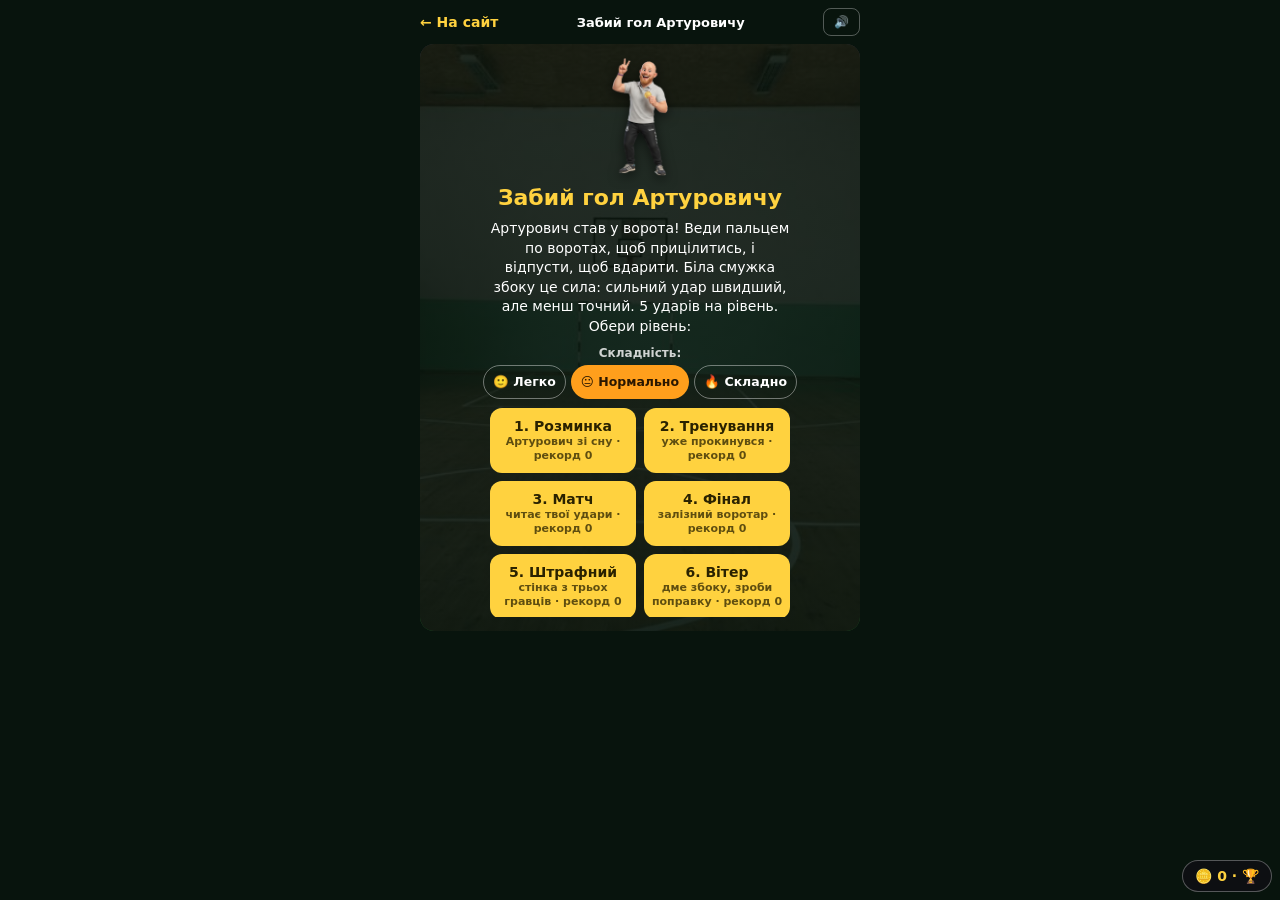
<file: goal.html>
<!doctype html>
<html lang="uk">
<head>
<meta charset="utf-8">
<meta name="viewport" content="width=device-width, initial-scale=1, maximum-scale=1, user-scalable=no">
<meta name="theme-color" content="#0f2a1a">
<title>Забий гол Артуровичу</title>
<style>
  :root { --y:#ffd23f; --g:#5fb08f; --ink:#fff; }
  * { box-sizing:border-box; -webkit-tap-highlight-color:transparent; user-select:none; -webkit-user-select:none; }
  html, body { margin:0; height:100%; background:#08140d; color:var(--ink); font-family:system-ui,-apple-system,"Segoe UI",Roboto,sans-serif; overscroll-behavior:none; touch-action:none; }
  body { display:flex; flex-direction:column; align-items:center; padding:8px 12px 10px; gap:8px; }
  header { width:100%; max-width:440px; display:flex; justify-content:space-between; align-items:center; gap:8px; font-size:14px; font-weight:700; }
  header a { color:var(--y); text-decoration:none; white-space:nowrap; }
  header span { font-size:13px; text-align:center; }
  .wrap { position:relative; width:min(100%, 440px, calc((100vh - 110px) * 360 / 480)); aspect-ratio:360/480; min-width:240px; }
  @supports (height:100dvh) { .wrap { width:min(100%, 440px, calc((100dvh - 110px) * 360 / 480)); } }
  canvas { position:absolute; inset:0; width:100%; height:100%; border-radius:14px; display:block; touch-action:none; background:#000; }
  .ov { position:absolute; inset:0; display:grid; place-content:center; justify-items:center; gap:9px; text-align:center; padding:14px; border-radius:14px; background:linear-gradient(rgba(8,20,12,.82),rgba(8,20,12,.92)), url(gym.jpg) center/cover; }
  .ov{z-index:5}
  .ov[hidden] { display:none; }
  .ov img.hero { width:auto; height:118px; border:0; border-radius:0; object-fit:contain; filter:drop-shadow(0 3px 6px rgba(0,0,0,.6)); }
  .ov img { width:120px; height:120px; border-radius:16px; object-fit:cover; object-position:top; border:2px solid var(--y); }
  .ov h1 { margin:0; font-size:22px; color:var(--y); } .ov p { margin:0; font-size:14px; line-height:1.4; max-width:300px; }
  .lv { display:grid; grid-template-columns:1fr 1fr; gap:8px; width:100%; max-width:300px; }
  .lv button, .go { font:inherit; font-weight:700; border:0; border-radius:12px; cursor:pointer; }
  .lv button { padding:10px 6px; font-size:14px; background:var(--y); color:#2a2200; line-height:1.25; }
  .lv button small { display:block; font-weight:600; font-size:11px; opacity:.75; }
  .go { font-size:18px; padding:12px 28px; background:var(--y); color:#2a2200; }
  .lv{max-height:52vh;overflow:auto}
  .cb{position:absolute;left:8px;bottom:8px;display:flex;gap:6px;z-index:3}
  .cb button{font:700 12px inherit;padding:8px 10px;border-radius:10px;border:1.5px solid rgba(255,255,255,.5);background:rgba(10,20,15,.7);color:#fff;cursor:pointer;min-height:36px}
  .cb button.on{background:var(--y);color:#2a2200;border-color:transparent}
  .snd { font:inherit; font-size:12px; font-weight:700; padding:6px 10px; border-radius:8px; border:1px solid rgba(255,255,255,.3); background:transparent; color:#fff; cursor:pointer; }
</style>
</head>
<body>
<header><a href="./">← На сайт</a><span id="lvlname">Забий гол Артуровичу</span><button class="snd" id="snd" type="button" aria-label="Звук"></button></header>
<div class="wrap">
  <canvas id="c" width="720" height="960" aria-label="Пенальті: веди пальцем, щоб прицілитись у ворота, і відпусти, щоб вдарити. У воротах Артурович."></canvas>
  <div class="cb" id="cb" aria-label="Крутка удару"><button data-c="-1" type="button">↰ Крутка</button><button data-c="0" type="button" class="on">⬆ Прямо</button><button data-c="1" type="button">Крутка ↱</button></div>
  <div class="ov" id="ov">
    <img id="oimg" class="hero" src="art-win.png" alt="Артурович">
    <h1 id="h">Забий гол Артуровичу</h1>
    <p id="txt">Артурович став у ворота! Веди пальцем по воротах, щоб прицілитись, і відпусти, щоб вдарити. Біла смужка збоку це сила: сильний удар швидший, але менш точний. 5 ударів на рівень. Обери рівень:</p>
    <div class="lv" id="lv"></div>
  </div>
</div>
<script src="sfx.js"></script>
<script src="diff.js"></script>
<script src="config.js"></script>
<script src="track.js"></script>
<script src="meta.js"></script>
<script>
(function () {
  var $ = function (i) { return document.getElementById(i); };
  var cv = $("c"), g = cv.getContext("2d"), W = 360, H = 480;
  var GL = 85, GR = 275, GT = 160, GB = 235, BX = 180, BY = 392;
  var LV0 = [
    { n: "Розминка", d: "Артурович зі сну", skill: 0.1, dive: 0.85, reach: 30, need: 2 },
    { n: "Тренування", d: "уже прокинувся", skill: 0.3, dive: 0.68, reach: 34, need: 3 },
    { n: "Матч", d: "читає твої удари", skill: 0.5, dive: 0.55, reach: 37, need: 3 },
    { n: "Фінал", d: "залізний воротар", skill: 0.65, dive: 0.45, reach: 40, need: 4 },
    { n: "Штрафний", d: "стінка з трьох гравців", skill: 0.4, dive: 0.6, reach: 36, need: 3, wall: 1 },
    { n: "Вітер", d: "дме збоку, зроби поправку", skill: 0.45, dive: 0.55, reach: 37, need: 3, wind: 9 },
    { n: "Дощ", d: "слизько: м’яч менш точний", skill: 0.5, dive: 0.5, reach: 38, need: 3, slip: 1.7, rain: 1 },
    { n: "Фінал ліги", d: "стінка, вітер і тренер Артурович", skill: 0.68, dive: 0.42, reach: 41, need: 4, wall: 1, wind: 7 },
    { n: "Кіборг Артурович", d: "швидкий, довгі руки, вітер", skill: 0.75, dive: 0.36, reach: 44, need: 4, wind: 8, wall: 1 },
    { n: "Золотий гол", d: "серія до першого промаху, 6 голів = перемога", skill: 0.55, dive: 0.5, reach: 38, need: 6, sudden: 1 }
  ];
  var LV = [];
  function applyDiff() {
    LV = LV0.map(function (b) {
      var L = {}; for (var k in b) L[k] = b[k];
      L.skill = Math.max(0, Math.min(0.9, b.skill + DIFF.pick(-0.12, 0, 0.12))); L.dive = b.dive + DIFF.pick(0.1, 0, -0.07);
      L.reach = b.reach + DIFF.pick(-3, 0, 3); L.need = Math.max(1, Math.min(b.sudden ? 9 : 5, b.need + DIFF.pick(-1, 0, 1))); return L;
    });
  }
  applyDiff();
  var lvl = 0, st = "menu", shot = 0, goals = 0, score = 0, res = [], aim = { x: 180, y: 200 }, aiming = false, tm = 0, pm = 0, ball = null, kp = { x: 180, y: 198, rot: 0 }, kd = null, rt = 0, rtype = "", fx = [], conf = [], mood = "n", first = true, started = false, best = [0, 0, 0, 0, 0, 0, 0, 0, 0, 0], trail = [], rip = [], shake = 0, curve = 0, wnd = 0, wallX = 180, streak = 0, perk = { life: 0 }, perkOn = false, shotsN = 5, lastR = null, coinsRun = 0;
  try { best = JSON.parse(localStorage.getItem("bus.goal.best") || "[]"); } catch (e) {} while (best.length < 10) best.push(0);

  function lg(x0, y0, x1, y1, st) { var gr = g.createLinearGradient(x0, y0, x1, y1); st.forEach(function (q) { gr.addColorStop(q[0], q[1]); }); return gr; }
  function rg(x, y, r0, r1, st) { var gr = g.createRadialGradient(x, y, r0, x, y, r1); st.forEach(function (q) { gr.addColorStop(q[0], q[1]); }); return gr; }
  function rr(c, x, y, w, h, r) { c.beginPath(); c.moveTo(x + r, y); c.arcTo(x + w, y, x + w, y + h, r); c.arcTo(x + w, y + h, x, y + h, r); c.arcTo(x, y + h, x, y, r); c.arcTo(x, y, x + w, y, r); c.closePath(); }
  function el(x, y, rx, ry, f, rot) { g.beginPath(); g.ellipse(x, y, rx, ry, rot || 0, 0, 7); g.fillStyle = f; g.fill(); }
  function seg(x0, y0, x1, y1, w, col) { g.strokeStyle = col; g.lineWidth = w; g.lineCap = "round"; g.beginPath(); g.moveTo(x0, y0); g.lineTo(x1, y1); g.stroke(); }


  /* ---------- фон ---------- */
  var bgc = null;
  function makeBg() {
    bgc = document.createElement("canvas"); bgc.width = 720; bgc.height = 960; var b = bgc.getContext("2d"), t = g; g = b; g.scale(2, 2);
    g.fillStyle = lg(0, 0, 0, 150, [[0, "#14213f"], [1, "#6f7fa6"]]); g.fillRect(0, 0, 360, 150);
    // трибуни
    g.fillStyle = lg(0, 50, 0, 130, [[0, "#2c3347"], [1, "#4a5268"]]); g.fillRect(0, 50, 360, 82);
    var cols = ["#ffd23f", "#e63946", "#2f6fd1", "#f4f4f0", "#5fb08f", "#e08a2c"];
    for (var r = 0; r < 7; r++) for (var x = 3 + (r % 2) * 4; x < 360; x += 8) { g.fillStyle = cols[(x * 7 + r * 13) % cols.length]; g.beginPath(); g.arc(x, 58 + r * 10, 2.6, 0, 7); g.fill(); g.fillStyle = "#e0b090"; g.beginPath(); g.arc(x, 54 + r * 10, 1.8, 0, 7); g.fill(); }
    g.fillStyle = "rgba(10,15,30,.35)"; g.fillRect(0, 50, 360, 82);
    // рекламні щити
    var bw = 90; ["КУНИЦІ", "КУНІВСЬКИЙ ЛІЦЕЙ", "БУЛЬДОЗЕР", "КУНІВСЬКИЙ ЛІЦЕЙ"].forEach(function (tx, i) { g.fillStyle = i % 2 ? "#1b3f8f" : "#d62839"; g.fillRect(i * bw, 132, bw - 2, 20); g.fillStyle = "#ffd23f"; g.font = "bold 9px system-ui,sans-serif"; g.textAlign = "center"; g.fillText(tx, i * bw + bw / 2 - 1, 146); });
    g.textAlign = "left"; g.fillStyle = "rgba(0,0,0,.35)"; g.fillRect(0, 150, 360, 3);
    // прожектори
    [[22, 24], [338, 24]].forEach(function (p) { g.fillStyle = rg(p[0], p[1], 2, 40, [[0, "rgba(255,255,230,.9)"], [1, "rgba(255,255,230,0)"]]); g.fillRect(p[0] - 40, p[1] - 40, 80, 80); g.fillStyle = "#f6f6e8"; g.fillRect(p[0] - 9, p[1] - 5, 18, 10); });
    // газон смугами
    for (var i = 0; i < 12; i++) { var y0 = 153 + 327 * Math.pow(i / 12, 1.7), y1 = 153 + 327 * Math.pow((i + 1) / 12, 1.7); g.fillStyle = i % 2 ? "#2f8a3f" : "#37994a"; g.fillRect(0, y0, 360, y1 - y0 + 1); }
    g.fillStyle = lg(0, 153, 0, 300, [[0, "rgba(0,0,0,.28)"], [1, "rgba(0,0,0,0)"]]); g.fillRect(0, 153, 360, 147);
    // розмітка
    g.strokeStyle = "rgba(255,255,255,.85)"; g.lineWidth = 2.2; g.lineJoin = "round";
    g.beginPath(); g.moveTo(10, 236); g.lineTo(350, 236); g.stroke();
    g.beginPath(); g.moveTo(110, 236); g.lineTo(100, 268); g.lineTo(260, 268); g.lineTo(250, 236); g.stroke();
    g.beginPath(); g.moveTo(40, 236); g.lineTo(-30, 450); g.lineTo(390, 450); g.lineTo(320, 236); g.stroke();
    g.fillStyle = "#fff"; g.beginPath(); g.ellipse(180, BY + 14, 5, 2.5, 0, 0, 7); g.fill();
    g.beginPath(); g.ellipse(180, 450, 70, 22, 0, Math.PI, 2 * Math.PI); g.stroke();
    g.fillStyle = rg(180, 300, 120, 360, [[0, "rgba(0,0,0,0)"], [1, "rgba(0,0,0,.45)"]]); g.fillRect(0, 0, 360, 480);
    g = t;
  }
  makeBg();

  function drawBall(x, y, r, rot) {
    g.save(); g.translate(x, y); g.scale(r / 12, r / 12);
    g.beginPath(); g.arc(0, 0, 12, 0, 7); g.fillStyle = rg(-4, -4, 1, 14, [[0, "#ffffff"], [1, "#bfc4cc"]]); g.fill();
    g.save(); g.beginPath(); g.arc(0, 0, 12, 0, 7); g.clip(); g.rotate(rot); g.fillStyle = "#20232b";
    var p5 = function (cx, cy, rad, a0) { g.beginPath(); for (var i = 0; i < 5; i++) { var a = a0 + i * 1.2566; g.lineTo(cx + Math.cos(a) * rad, cy + Math.sin(a) * rad); } g.closePath(); g.fill(); };
    p5(0, 0, 4.6, -1.57); for (var j = 0; j < 5; j++) { var a2 = -1.57 + j * 1.2566 + 0.63; p5(Math.cos(a2) * 11.5, Math.sin(a2) * 11.5, 4.2, a2); g.strokeStyle = "rgba(60,60,70,.6)"; g.lineWidth = 0.8; g.beginPath(); g.moveTo(Math.cos(a2 - 0.63) * 4.6, Math.sin(a2 - 0.63) * 4.6); g.lineTo(Math.cos(a2 - 0.4) * 9, Math.sin(a2 - 0.4) * 9); g.stroke(); }
    g.restore(); g.beginPath(); g.arc(0, 0, 12, 0, 7); g.strokeStyle = "rgba(0,0,0,.5)"; g.lineWidth = 1.1; g.stroke();
    g.fillStyle = rg(-4, -5, 0, 6, [[0, "rgba(255,255,255,.7)"], [1, "rgba(255,255,255,0)"]]); g.beginPath(); g.arc(-4, -5, 6, 0, 7); g.fill(); g.restore();
  }
  function net() {
    var bl = 103, br = 257, bt = 171, bb = 229;
    g.fillStyle = "rgba(10,20,15,.35)"; g.beginPath(); g.moveTo(GL, GT); g.lineTo(GR, GT); g.lineTo(GR, GB); g.lineTo(GL, GB); g.closePath(); g.fill();
    g.strokeStyle = "rgba(255,255,255,.28)"; g.lineWidth = 0.8;
    for (var i = 0; i <= 12; i++) { var x = bl + (br - bl) * i / 12; g.beginPath(); g.moveTo(x, bt); g.lineTo(x, bb); g.stroke(); }
    for (var j = 0; j <= 6; j++) { var y = bt + (bb - bt) * j / 6; g.beginPath(); g.moveTo(bl, y); g.lineTo(br, y); g.stroke(); }
    g.strokeStyle = "rgba(255,255,255,.4)"; g.beginPath(); g.moveTo(GL, GT); g.lineTo(bl, bt); g.moveTo(GR, GT); g.lineTo(br, bt); g.moveTo(GL, GB); g.lineTo(bl, bb); g.moveTo(GR, GB); g.lineTo(br, bb); g.stroke();
    g.strokeStyle = "#cfd3d8"; g.lineWidth = 2; g.beginPath(); g.moveTo(bl, bb); g.lineTo(bl, bt); g.lineTo(br, bt); g.lineTo(br, bb); g.stroke();
  }
  function frame() {
    g.lineCap = "round"; g.lineJoin = "round";
    g.strokeStyle = "rgba(0,0,0,.35)"; g.lineWidth = 9; g.beginPath(); g.moveTo(GL + 2, GB + 3); g.lineTo(GL + 2, GT + 2); g.lineTo(GR + 2, GT + 2); g.lineTo(GR + 2, GB + 3); g.stroke();
    g.strokeStyle = "#f4f4f0"; g.lineWidth = 7; g.beginPath(); g.moveTo(GL, GB); g.lineTo(GL, GT); g.lineTo(GR, GT); g.lineTo(GR, GB); g.stroke();
    g.strokeStyle = "rgba(120,130,145,.7)"; g.lineWidth = 2; g.beginPath(); g.moveTo(GL + 2.5, GB); g.lineTo(GL + 2.5, GT + 2.5); g.lineTo(GR - 2.5, GT + 2.5); g.lineTo(GR - 2.5, GB); g.stroke();
    g.strokeStyle = "rgba(255,255,255,.9)"; g.lineWidth = 1.5; g.beginPath(); g.moveTo(GL - 1.5, GB); g.lineTo(GL - 1.5, GT - 1.5); g.lineTo(GR + 1.5, GT - 1.5); g.stroke();
  }
  /* ---------- воротар: малюється кожного кадру, руки тягнуться до м’яча ---------- */
  function ez(x) { x = Math.max(0, Math.min(1, x)); return x * x * (3 - 2 * x); }
  function lerp(a, b, t) { return a + (b - a) * t; }
  function keeperDraw() {
    var X = 180, s = 0.46, lean = Math.max(-1, Math.min(1, (kp.x - 180) / 86)), al = Math.abs(lean);
    var p = ez(kp.q || 0), rot = kp.rot * 0.5 * (st === "result" && (mood === "joy" || mood === "shock") ? Math.max(0, 1 - rt * 1.6) : 1), feetY = 240 + (kp.y - 198) * 0.35, HY = 266;
    var joy = mood === "joy", shock = mood === "shock", bp = ballPos();
    var wob = Math.sin(tm * 3) * 2, rk = ez(rt * 6), hs = lean * 10;
    // тінь
    g.fillStyle = "rgba(0,0,0,.32)"; g.beginPath(); g.ellipse(kp.x, 243, 24 + al * 10, 4.5, 0, 0, 7); g.fill();
    g.save(); g.translate(kp.x, feetY); g.rotate(rot); g.scale(s, s); g.translate(-X, -440);
    // ноги
    [-1, 1].forEach(function (sd) {
      var lx = X + sd * 13 - 7 + sd * al * 9 + lean * 4;
      g.fillStyle = lg(lx, 0, lx + 14, 0, [[0, "#d08c66"], [0.4, "#ffd2ae"], [1, "#c98660"]]); rr(g, lx, 392, 14, 36, 6); g.fill();
      g.fillStyle = lg(lx, 0, lx + 14, 0, [[0, "#c9ced6"], [0.5, "#fff"], [1, "#bfc4cc"]]); rr(g, lx - 1, 414, 16, 16, 4); g.fill(); g.fillStyle = "#e63946"; g.fillRect(lx - 1, 417, 16, 2);
      var sx = lx - 5; g.fillStyle = lg(0, 424, 0, 441, [[0, "#ffffff"], [1, "#c5cad2"]]); rr(g, sx, 424, 24, 14, 7); g.fill(); g.strokeStyle = "rgba(0,0,0,.45)"; g.lineWidth = 1; g.stroke();
      g.fillStyle = "#222a44"; rr(g, sx - 1, 435, 26, 6, 3); g.fill();
    });
    g.save(); g.translate(lean * 5, 0);
    [-1, 1].forEach(function (sd) { var lx = (sd < 0 ? X - 30 : X + 1) + sd * al * 5; g.fillStyle = lg(lx, 0, lx + 29, 0, [[0, "#1d2029"], [0.5, "#3a3f4d"], [1, "#12141a"]]); rr(g, lx, 358, 29, 46, 8); g.fill(); g.strokeStyle = "rgba(255,255,255,.75)"; g.lineWidth = 1.6; g.beginPath(); g.moveTo(sd < 0 ? lx + 1.5 : lx + 27.5, 366); g.lineTo(sd < 0 ? lx + 1.5 : lx + 27.5, 400); g.stroke(); });
    g.fillStyle = "#454b5a"; rr(g, X - 30, 356, 60, 8, 4); g.fill();
    g.restore();
    // верх тіла (зміщується в бік стрибка)
    g.save(); g.translate(hs, 0); g.translate(X, 440); g.rotate(lean * 0.1); g.translate(-X, -440);
    g.fillStyle = lg(X - 30, 0, X + 30, 0, [[0, "#1f7040"], [0.35, "#45c47a"], [0.7, "#34a566"], [1, "#1a5f37"]]); rr(g, X - 30, 298, 60, 66, 16); g.fill(); g.strokeStyle = "rgba(0,0,0,.4)"; g.lineWidth = 1.2; g.stroke();
    g.fillStyle = "#e9ebef"; g.beginPath(); g.moveTo(X - 11, 299); g.lineTo(X + 11, 299); g.lineTo(X + 4, 316); g.lineTo(X, 320); g.lineTo(X - 4, 316); g.closePath(); g.fill(); g.strokeStyle = "rgba(0,0,0,.35)"; g.stroke();
    g.strokeStyle = "#101114"; g.lineWidth = 1.6; g.beginPath(); g.moveTo(X - 7, 301); g.lineTo(X - 1, 336); g.lineTo(X + 7, 301); g.stroke();
    g.fillStyle = "#fff"; g.font = "bold 17px Arial,sans-serif"; g.textAlign = "center"; g.strokeStyle = "rgba(0,0,0,.35)"; g.lineWidth = 2; g.strokeText("8", X + 17, 331); g.fillText("8", X + 17, 331); g.textAlign = "left";
    // руки
    function arms() {
      [-1, 1].forEach(function (f) {
        var Sx = X + f * 29, Sy = 312, Hx, Hy, Ex, Ey;
        var Rx = X + f * (40 + Math.sin(tm * 4 + f) * 2), Ry = 352 + wob * f;           // «готовий» стан
        if (joy) {
          Hx = lerp(Rx, X + f * 40, rk); Hy = lerp(Ry, 218 - Math.abs(Math.sin(rt * 12)) * 7, rk); Ex = lerp(Sx + f * 8, X + f * 38, rk); Ey = lerp(Sy + 24, 268, rk);
        } else if (shock) {
          Hx = lerp(Rx, X + f * 25, rk); Hy = lerp(Ry, HY + 2 + Math.sin(rt * 25) * 1.5, rk); Ex = lerp(Sx + f * 8, X + f * 47, rk); Ey = lerp(Sy + 24, 292, rk);
        } else {
          var tx = kd ? kd.x : kp.x, ty = kd ? kd.y : 205, sxs = kp.x + (Sx - X) * s, sys = feetY + (Sy - 440) * s;
          var an = Math.atan2(ty - sys, tx - sxs) - rot, L = (f === (lean >= 0 ? 1 : -1) ? 66 : 58);
          var Tx = Sx + Math.cos(an) * L, Ty = Sy + Math.sin(an) * L;
          Hx = lerp(Rx, Tx, p); Hy = lerp(Ry, Ty, p);
          var mx = (Sx + Hx) / 2, my = (Sy + Hy) / 2, bend = (1 - p) * 10 + 2; Ex = mx + f * bend; Ey = my + bend * 0.5;
        }
        g.strokeStyle = "rgba(0,0,0,.25)"; g.lineWidth = 19; g.lineCap = "round"; g.beginPath(); g.moveTo(Sx, Sy); g.lineTo(Ex, Ey); g.stroke();
        seg(Sx, Sy, Ex, Ey, 16, "#2f9b5d"); seg(Ex, Ey, Hx, Hy, 13, "#e9a982");
        seg(lerp(Ex, Hx, 0.78), lerp(Ey, Hy, 0.78), Hx, Hy, 14, "#2f6fd1");
        el(Hx, Hy, 10.5, 11.5, lg(0, Hy - 10, 0, Hy + 12, [[0, "#ffe27a"], [1, "#e0a800"]])); g.strokeStyle = "rgba(0,0,0,.5)"; g.lineWidth = 1.2; g.beginPath(); g.ellipse(Hx, Hy, 10.5, 11.5, 0, 0, 7); g.stroke();
        g.fillStyle = "rgba(0,0,0,.28)"; g.fillRect(Hx - 6, Hy - 2, 12, 1.4); g.fillRect(Hx - 6, Hy + 3, 12, 1.4);
      });
    }
    if (!shock) arms();
    // голова
    g.save(); g.translate(shock ? Math.sin(rt * 25) * 1.5 : 0, 0); g.translate(X, HY); g.rotate(lean * 0.12); g.translate(-X, -HY);
    g.fillStyle = lg(0, 286, 0, 304, [[0, "#d68f66"], [1, "#b97650"]]); rr(g, X - 8, 286, 16, 18, 4); g.fill();
    el(X - 25, HY + 4, 4.5, 8, "#e9a982"); el(X + 25, HY + 4, 4.5, 8, "#e9a982");
    g.beginPath(); g.ellipse(X, HY, 25, 30, 0, 0, 7); g.fillStyle = rg(X - 7, HY - 10, 2, 38, [[0, "#ffe0c4"], [0.55, "#f2b18a"], [1, "#d58d63"]]); g.fill(); g.strokeStyle = "rgba(90,45,20,.55)"; g.lineWidth = 1.4; g.stroke();
    g.save(); g.beginPath(); g.ellipse(X, HY, 25, 30, 0, 0, 7); g.clip();
    g.fillStyle = lg(0, HY + 2, 0, HY + 32, [[0, "#e2682c"], [1, "#8f360d"]]); g.beginPath(); g.moveTo(X - 28, HY - 4); g.bezierCurveTo(X - 28, HY + 40, X + 28, HY + 40, X + 28, HY - 4); g.bezierCurveTo(X + 22, HY + 8, X + 14, HY + 11, X, HY + 11); g.bezierCurveTo(X - 14, HY + 11, X - 22, HY + 8, X - 28, HY - 4); g.fill();
    g.restore();
    g.fillStyle = "#c7561e"; g.beginPath(); g.moveTo(X - 15, HY + 12); g.quadraticCurveTo(X - 8, HY + 5, X, HY + 10); g.quadraticCurveTo(X + 8, HY + 5, X + 15, HY + 12); g.quadraticCurveTo(X + 8, HY + 15, X, HY + 13); g.quadraticCurveTo(X - 8, HY + 15, X - 15, HY + 12); g.fill();
    var effort = !joy && !shock && p > 0.3;
    if (shock) { el(X, HY + 21, 6, 8, "#4d1010"); el(X, HY + 17.5, 3.4, 1.8, "#f4f4f0"); }
    else {
      var mw = joy ? 12 : (effort ? 9 : 8), md = joy ? 14 : (effort ? 11 : 6);
      g.beginPath(); g.moveTo(X - mw, HY + 14); g.quadraticCurveTo(X, HY + 14 + md, X + mw, HY + 14); g.quadraticCurveTo(X, HY + 13, X - mw, HY + 14); g.fillStyle = "#5a1414"; g.fill();
    }
    el(X, HY + 4, 4.3, 5.5, "rgba(190,105,75,.6)");
    var ox = Math.max(-1, Math.min(1, (bp.x - kp.x) / 30)) * 1.8, oy = Math.max(-1, Math.min(1, (bp.y - (kp.y - 20)) / 40)) * 1.4;
    if (joy) { g.strokeStyle = "#3a1c0a"; g.lineWidth = 2.2; g.lineCap = "round"; [-10, 10].forEach(function (dx) { g.beginPath(); g.arc(X + dx, HY - 3, 5, Math.PI * 1.1, Math.PI * 1.9); g.stroke(); }); }
    else { [-1, 1].forEach(function (sd) { var ex = X + sd * 10, ey = HY - 3, ry = shock ? 7.5 : (effort ? 5.2 : 4.4); el(ex, ey, shock ? 6.5 : 6, ry, "#fff"); g.strokeStyle = "rgba(0,0,0,.4)"; g.lineWidth = 0.9; g.beginPath(); g.ellipse(ex, ey, 6, ry, 0, 0, 7); g.stroke(); el(ex + ox, ey + oy, 3, 3, rg(ex, ey, 0, 3, [[0, "#5c9bd0"], [1, "#2f5f8f"]])); el(ex + ox, ey + oy, 1.4, 1.4, "#0a0a0a"); }); }
    g.strokeStyle = "#6a2c0c"; g.lineWidth = 3.2; g.lineCap = "round"; var by = shock ? -15 : (effort ? -12 : -10);
    g.beginPath(); g.moveTo(X - 16, HY + by + 2); g.lineTo(X - 5, HY + by + (shock ? -3 : 3)); g.stroke(); g.beginPath(); g.moveTo(X + 16, HY + by + 2); g.lineTo(X + 5, HY + by + (shock ? -3 : 3)); g.stroke();
    g.restore();
    if (shock) arms();
    g.restore(); g.restore();
  }
  function ballPos() {
    if (!ball) return { x: BX, y: BY - 10, r: 15, rot: 0, u: 0 };
    if (ball.pk) return { x: ball.pk.x, y: ball.pk.y, r: ball.pk.r, rot: ball.pk.rot, u: 1, gy: ball.pk.gy };
    var u = Math.min(1, ball.t / ball.T), e = u, x = BX + (ball.tx - BX) * e + ball.cv * 44 * Math.sin(Math.PI * u) + ball.wd * u * u, y0 = BY - 10 + (ball.ty - (BY - 10)) * e, lift = Math.sin(Math.PI * u) * ball.lf, r = 15 - 8 * e;
    return { x: x, y: y0 - lift, r: r, rot: ball.t * 14 * (1 + Math.abs(ball.cv)), u: u, gy: BY + (GB + 4 - BY) * e };
  }
  // м’яч відскакує (сейв, штанга, стінка)
  function parry(kind) {
    var bp = ballPos(), dir = kind === "wall" ? (Math.random() < 0.5 ? -1 : 1) : (bp.x < kp.x ? -1 : 1);
    ball.pk = { x: bp.x, y: bp.y, r: bp.r, rot: bp.rot, gy: bp.y + 14, vx: dir * (kind === "post" ? 70 : 90) * (0.7 + Math.random() * 0.6), vy: kind === "wall" ? 40 : -90, kind: kind };
  }
  function wallDraw() {
    var cols = [["#1b3f8f", "#ffd23f"], ["#d62839", "#fff"], ["#1b3f8f", "#ffd23f"]];
    for (var i = 0; i < 3; i++) {
      var x = wallX + (i - 1) * 25, y = 300, h = 58; g.fillStyle = "rgba(0,0,0,.3)"; g.beginPath(); g.ellipse(x, y + 1, 13, 3.5, 0, 0, 7); g.fill();
      g.fillStyle = "#1a1f2b"; g.fillRect(x - 8, y - 22, 6, 22); g.fillRect(x + 2, y - 22, 6, 22);
      g.fillStyle = lg(x - 12, 0, x + 12, 0, [[0, cols[i][0]], [0.5, "#4a6fd0"], [1, cols[i][0]]]); rr(g, x - 12, y - 46, 24, 28, 6); g.fill(); g.strokeStyle = "rgba(0,0,0,.35)"; g.lineWidth = 1; g.stroke();
      g.fillStyle = cols[i][1]; g.fillRect(x - 12, y - 33, 24, 3);
      g.fillStyle = "#f1b48a"; g.beginPath(); g.arc(x, y - 53, 7.5, 0, 7); g.fill(); g.fillStyle = i === 1 ? "#d9a22a" : "#3a2410"; g.beginPath(); g.arc(x, y - 56, 7.6, Math.PI, 0); g.fill();
      g.fillStyle = "#f1b48a"; g.fillRect(x - 6, y - 40, 12, 6); // руки захищають
    }
  }
  function render() {
    g.setTransform(2, 0, 0, 2, 0, 0); g.imageSmoothingEnabled = true; g.imageSmoothingQuality = "high";
    if (shake > 0) g.translate((Math.random() - 0.5) * 5, (Math.random() - 0.5) * 5);
    if (bgc) g.drawImage(bgc, 0, 0, W, H);
    net();
    var bp = ballPos(), inFlight = !!ball, crossed = ball && ball.t >= ball.T && (rtype === "goal");
    // тінь м'яча на землі
    if (inFlight && st !== "result") { g.fillStyle = "rgba(0,0,0,.28)"; g.beginPath(); g.ellipse(bp.x, bp.gy, bp.r * 0.9, bp.r * 0.35, 0, 0, 7); g.fill(); } else if (!inFlight) { g.fillStyle = "rgba(0,0,0,.3)"; g.beginPath(); g.ellipse(BX, BY + 8, 14, 5, 0, 0, 7); g.fill(); }
    if (st !== "menu" && st !== "over") { trail.forEach(function (p) { g.globalAlpha = Math.max(0, p.a) * 0.35; g.fillStyle = "#fff"; g.beginPath(); g.arc(p.x, p.y, p.r * 0.8, 0, 7); g.fill(); }); g.globalAlpha = 1; }
    if (rip.length) { g.save(); g.beginPath(); g.rect(GL, GT, GR - GL, GB - GT + 4); g.clip(); rip.forEach(function (p) { var k = p.t / 0.9; g.globalAlpha = 0.6 * (1 - k); g.strokeStyle = "#fff"; g.lineWidth = 1.5; for (var q = 1; q <= 3; q++) { g.beginPath(); g.ellipse(p.x, p.y, k * 22 * q, k * 16 * q, 0, 0, 7); g.stroke(); } }); g.restore(); g.globalAlpha = 1; }
    if (rtype === "goal" && st === "result" && rt < 1.5) { for (var cx2 = 8; cx2 < 360; cx2 += 14) { var jh = 7 * Math.abs(Math.sin(rt * 13 + cx2)); g.strokeStyle = "#e0b090"; g.lineWidth = 2; g.beginPath(); g.moveTo(cx2, 118 - jh); g.lineTo(cx2 + 2, 106 - jh); g.stroke(); g.fillStyle = "#ffd23f"; g.beginPath(); g.arc(cx2 + 2, 104 - jh, 2.2, 0, 7); g.fill(); } }
    if (LV[lvl].wall && st !== "menu") wallDraw();
    if (crossed) { var q = Math.min(1, rt / 0.5); drawBall(bp.x + (bp.x - 180) * 0.1 * q, bp.y - 8 * q + rt * 18, bp.r * (1 - 0.15 * q), bp.rot); g.globalAlpha = 0.55; net(); g.globalAlpha = 1; }
    frame();
    keeperDraw(); if (!crossed) drawBall(bp.x, bp.y, bp.r, bp.rot);
    // дощ
    if (LV[lvl].rain) { g.strokeStyle = "rgba(190,215,255,.45)"; g.lineWidth = 1; g.beginPath(); for (var rd = 0; rd < 70; rd++) { var rx = (rd * 53 + tm * 90) % 380 - 10, ry = (rd * 91 + tm * 420) % 500; g.moveTo(rx, ry); g.lineTo(rx - 3, ry + 11); } g.stroke(); }
    // приціл
    if (st === "aim") {
      var a = aim; g.strokeStyle = "rgba(255,230,90,.95)"; g.lineWidth = 2; g.beginPath(); g.arc(a.x, a.y, 11, 0, 7); g.stroke(); g.beginPath(); g.moveTo(a.x - 17, a.y); g.lineTo(a.x - 6, a.y); g.moveTo(a.x + 6, a.y); g.lineTo(a.x + 17, a.y); g.moveTo(a.x, a.y - 17); g.lineTo(a.x, a.y - 6); g.moveTo(a.x, a.y + 6); g.lineTo(a.x, a.y + 17); g.stroke();
      if (aiming) { g.setLineDash([4, 5]); g.strokeStyle = "rgba(255,255,255,.4)"; g.beginPath(); g.moveTo(BX, BY - 10); g.lineTo(a.x, a.y); g.stroke(); g.setLineDash([]); }
      // сила
      var mx = W - 26, my = 250, mh = 130; g.fillStyle = "rgba(0,0,0,.55)"; rr(g, mx - 9, my - 6, 18, mh + 12, 8); g.fill(); g.fillStyle = lg(0, my, 0, my + mh, [[0, "#e63946"], [0.5, "#ffd23f"], [1, "#3fd07a"]]); rr(g, mx - 5, my, 10, mh, 5); g.fill();
      var py = my + mh * (1 - pm); g.fillStyle = "#fff"; rr(g, mx - 11, py - 3, 22, 6, 3); g.fill(); g.fillStyle = "#fff"; g.font = "bold 9px system-ui"; g.textAlign = "center"; g.fillText("СИЛА", mx, my - 12); g.textAlign = "left";
      if (first) { g.fillStyle = "rgba(0,0,0,.6)"; rr(g, 30, 424, 270, 40, 10); g.fill(); g.fillStyle = "#fff"; g.font = "bold 13px system-ui,sans-serif"; g.textAlign = "center"; g.fillText("Веди пальцем по воротах і відпусти,", 165, 441); g.fillText("щоб вдарити. Відпусти на потрібній силі!", 165, 457); g.textAlign = "left"; }
    }
    if (st === "aim" && wnd) { g.textAlign = "center"; g.font = "bold 14px system-ui,sans-serif"; g.lineWidth = 4; g.strokeStyle = "rgba(0,0,0,.7)"; var wt = "💨 " + (wnd > 0 ? "→ " : "← ") + Math.abs(Math.round(wnd / 3)); g.strokeText(wt, 180, 66); g.fillStyle = "#bfe6ff"; g.fillText(wt, 180, 66); g.textAlign = "left"; }
    g.lineJoin = "round"; g.textAlign = "center";
    fx.forEach(function (f) { g.globalAlpha = Math.max(0, 1 - f.t / f.l); g.font = "bold " + f.sz + "px system-ui,sans-serif"; g.lineWidth = 5; g.strokeStyle = "rgba(0,0,0,.75)"; g.strokeText(f.s, f.x, f.y - f.t * 12); g.fillStyle = f.c; g.fillText(f.s, f.x, f.y - f.t * 12); g.globalAlpha = 1; });
    g.textAlign = "left";
    conf.forEach(function (p) { g.fillStyle = p.c; g.save(); g.translate(p.x, p.y); g.rotate(p.r); g.fillRect(-3, -2, 6, 4); g.restore(); });
    // HUD
    g.fillStyle = lg(0, 6, 0, 42, [[0, "rgba(40,60,50,.8)"], [1, "rgba(10,20,15,.85)"]]); rr(g, 6, 6, 160, 36, 10); g.fill(); g.strokeStyle = "rgba(255,255,255,.28)"; g.lineWidth = 1.2; g.stroke();
    if (LV[lvl].sudden) { g.fillStyle = "#fff"; g.font = "bold 13px system-ui"; g.fillText("СЕРІЯ: " + goals + " / " + LV[lvl].need, 14, 29); } else for (var i = 0; i < shotsN; i++) { var cx = 20 + i * (shotsN > 5 ? 25 : 28), rv = res[i]; g.beginPath(); g.arc(cx, 24, 10, 0, 7); g.fillStyle = rv === "goal" ? "#3fd07a" : (rv ? "#e63946" : "rgba(255,255,255,.22)"); g.fill(); g.strokeStyle = "rgba(255,255,255,.6)"; g.lineWidth = 1.2; g.stroke(); g.fillStyle = "#fff"; g.font = "bold 12px system-ui"; g.textAlign = "center"; g.fillText(rv === "goal" ? "✓" : (rv ? "✗" : ""), cx, 28.5); g.textAlign = "left"; }
    g.fillStyle = lg(0, 6, 0, 42, [[0, "rgba(40,60,50,.8)"], [1, "rgba(10,20,15,.85)"]]); rr(g, W - 114, 6, 108, 36, 10); g.fill(); g.strokeStyle = "rgba(255,255,255,.28)"; g.stroke();
    g.font = "bold 12px system-ui"; g.fillStyle = "#cfe"; g.fillText("ГОЛИ " + goals + "/" + LV[lvl].need, W - 108, 21); g.fillStyle = "#ffd23f"; g.font = "bold 15px system-ui"; g.fillText("★ " + score, W - 108, 37);
  }
  /* ---------- логіка ---------- */
  function menu() {
    st = "menu"; META.clear($("ov")); var lv = $("lv"); lv.innerHTML = "";
    LV.forEach(function (L, i) { var b = document.createElement("button"); b.type = "button"; b.innerHTML = (i + 1) + ". " + L.n + "<small>" + L.d + " · рекорд " + (best[i] || 0) + "</small>"; b.onclick = function () { SFXLIB.ac(); start(i); }; lv.appendChild(b); });
    $("ov").hidden = false;
  }
  DIFF.mount($("ov"), $("lv"));
  DIFF.on(function () { applyDiff(); if (st === "menu") menu(); });
  function start(i) {
    lvl = i; shot = 0; goals = 0; score = 0; res = []; streak = 0; coinsRun = 0; perk = META.begin("goal"); shotsN = (LV[i].sudden ? 20 : 5) + (perk.life ? 1 : 0); trail = []; rip = []; $("ov").hidden = true; $("lvlname").textContent = "Рівень " + (i + 1) + ": " + LV[i].n;
    if (!started) { started = true; try { if (window.trackPlay) window.trackPlay("goal"); } catch (e) {} }
    SFXLIB.tone(2600, 0.28, "square", 0.08, 0, 2400); reset();
  }
  function reset() { var Lv = LV[lvl]; wnd = Lv.wind ? (Math.random() < 0.5 ? -1 : 1) * Lv.wind * (0.5 + Math.random() * 0.8) : 0; wallX = 180 + (Math.random() - 0.5) * 36; ball = null; rtype = ""; kd = null; kp = { x: 180, y: 198, rot: 0 }; mood = "n"; aim = { x: 180, y: 200 }; aiming = false; st = "aim"; rt = 0; }
  function rnd(a, b) { return a + Math.random() * (b - a); }
  function shoot() {
    if (st !== "aim") return; first = false; var L = LV[lvl], pw = pm, T = 1.05 - 0.5 * pw, er = pw * pw * 15;
    er *= (L.slip || 1) * (curve ? 1.3 : 1);
    var tx = aim.x + rnd(-er, er), ty = aim.y + rnd(-er * 0.7, er * 0.7);
    var lf = Math.min(70, (BY - ty) * 0.25) * (1.35 - pw * 0.7);
    ball = { t: 0, T: T + (L.wall ? 0.08 : 0), tx: tx, ty: ty, cv: curve, wd: wnd, lf: lf, fin: tx + wnd }; st = "shoot"; aiming = false;
    var dx, dy; if (L.wall && Math.random() < 0.25) { dx = 180; dy = 205; } else if (Math.random() < 0.1) { dx = 180; dy = 205; } else if (Math.random() < L.skill) { dx = tx + rnd(-20, 20); dy = ty + rnd(-12, 12); } else { dx = rnd(100, 260); dy = rnd(172, 230); }
    kd = { x: Math.max(94, Math.min(266, dx)), y: Math.max(170, Math.min(232, dy)), dive: L.dive };
    SFXLIB.noise(0.12, 0.25, 600); SFXLIB.tone(160, 0.14, "triangle", 0.3, 0, 70);
  }
  function resolve() {
    var L = LV[lvl], b = ball; var TX = b.tx + b.wd; var inside = TX >= GL + 4 && TX <= GR - 4 && b.ty >= GT + 4 && b.ty <= GB;
    if (inside) {
      var ex = (TX - kp.x) / L.reach, ey = (b.ty - kp.y) / (L.reach * 0.95);
      if (ex * ex + ey * ey < 1) { rtype = "save"; parry("save"); mood = "joy"; SFXLIB.tone(110, 0.25, "sine", 0.4); SFXLIB.noise(0.15, 0.3, 300); fx.push({ s: "СЕЙВ!", x: 180, y: 320, c: "#ff5a64", sz: 42, t: 0, l: 1.3 }); fx.push({ s: "Артурович: «Не пройдеш!»", x: 180, y: 360, c: "#fff", sz: 15, t: 0, l: 1.3 }); }
      else { rtype = "goal"; mood = "shock"; var top = b.ty < GT + 26 && (TX < GL + 38 || TX > GR - 38), pts = top ? 2 : 1; streak++; if (streak >= 2) { pts++; fx.push({ s: "СЕРІЯ ×" + streak, x: 180, y: 275, c: "#ff9f1c", sz: 22, t: 0, l: 1.5 }); } goals++; score += pts; rip.push({ x: Math.max(GL + 6, Math.min(GR - 6, TX)), y: Math.max(GT + 6, Math.min(GB - 4, b.ty)), t: 0 }); coinsRun += 2 + (top ? 2 : 0) + (streak >= 2 ? 1 : 0); shake = 0.25; SFXLIB.seq([523, 659, 784, 1047], 0.09, "triangle", 0.25); SFXLIB.noise(0.9, 0.18, 1500, "bandpass");
        fx.push({ s: top ? "ДЕВ'ЯТКА! +2" : "ГОЛ!", x: 180, y: 320, c: "#ffd23f", sz: 46, t: 0, l: 1.5 }); for (var i = 0; i < 40; i++) conf.push({ x: rnd(40, 320), y: rnd(-20, 100), vx: rnd(-30, 30), vy: rnd(60, 140), r: rnd(0, 6), vr: rnd(-8, 8), c: ["#ffd23f", "#e63946", "#2f6fd1", "#5fb08f", "#fff"][i % 5] }); }
    } else if (TX > GL - 14 && TX < GR + 14 && b.ty > GT - 14 && b.ty < GB + 4 && (TX < GL + 4 || TX > GR - 4 || b.ty < GT + 4)) { rtype = "post"; parry("post"); SFXLIB.tone(1900, 0.35, "sine", 0.3); SFXLIB.tone(1200, 0.3, "sine", 0.15, 0.02); fx.push({ s: "ШТАНГА!", x: 180, y: 320, c: "#9ad0ff", sz: 40, t: 0, l: 1.3 }); }
    else { rtype = "wide"; SFXLIB.tone(180, 0.3, "sawtooth", 0.12, 0, 90); fx.push({ s: "МИМО!", x: 180, y: 320, c: "#ffb347", sz: 40, t: 0, l: 1.3 }); }
    if (rtype !== "goal") streak = 0; res.push(rtype === "goal" ? "goal" : "miss"); st = "result"; rt = 0;
  }
  function update(dt) {
    tm += dt; pm = 0.5 + 0.5 * Math.sin(tm * 2.6); if (shake > 0) shake -= dt;
    trail.forEach(function (p) { p.a -= dt * 3.2; }); trail = trail.filter(function (p) { return p.a > 0; }); rip.forEach(function (p) { p.t += dt; }); rip = rip.filter(function (p) { return p.t < 0.9; });
    fx.forEach(function (f) { f.t += dt; }); fx = fx.filter(function (f) { return f.t < f.l; });
    conf.forEach(function (p) { p.x += p.vx * dt; p.y += p.vy * dt; p.r += p.vr * dt; }); conf = conf.filter(function (p) { return p.y < 500; });
    if (st === "aim") { kp.x = 180 + Math.sin(tm * 2) * 10; kp.rot = Math.sin(tm * 2) * 0.05; }
    if (st === "shoot") {
      ball.t += dt; var q = Math.max(0, Math.min(1, (ball.t - 0.1) / kd.dive)); q = q * q * (3 - 2 * q);
      kp.q = q; kp.x = 180 + (kd.x - 180) * q; kp.y = 198 + (kd.y - 205) * q * 0.9 - Math.sin(Math.PI * q) * 9; kp.rot = ((kd.x - 180) / 90) * 1.25 * q;
      var bq = ballPos(); if (!ball.pk) { trail.push({ x: bq.x, y: bq.y, r: bq.r, a: 1 }); if (trail.length > 9) trail.shift(); }
      if (LV[lvl].wall && !ball.pk && bq.u > 0.25 && bq.u < 0.9 && Math.abs(bq.x - wallX) < 42 && bq.y > 238 && bq.y < 304) {
        parry("wall"); rtype = "wall"; mood = "n"; SFXLIB.noise(0.1, 0.3, 500); SFXLIB.tone(140, 0.15, "triangle", 0.3, 0, 80); fx.push({ s: "СТІНКА!", x: 180, y: 330, c: "#9ad0ff", sz: 40, t: 0, l: 1.3 }); streak = 0; res.push("miss"); st = "result"; rt = 0;
      } else if (ball.t >= ball.T) resolve();
    } else if (st === "result") {
      rt += dt; if (ball && ball.pk) { var P = ball.pk; P.vy += 520 * dt; P.x += P.vx * dt; P.y += P.vy * dt; P.rot += dt * 9; if (P.y > P.gy + 28 + (P.kind === "wall" ? 40 : 0)) { P.y = P.gy + 28 + (P.kind === "wall" ? 40 : 0); P.vy *= -0.4; P.vx *= 0.7; } } else if (rtype === "post") { ball.t = ball.T; }
      if (rt > 1.6) { shot++; if (shot >= shotsN || (LV[lvl].sudden && rtype !== "goal")) finish(); else reset(); }
    }
  }
  function finish() {
    st = "over"; var L = LV[lvl], win = goals >= L.need; if (score > (best[lvl] || 0)) { best[lvl] = score; try { localStorage.setItem("bus.goal.best", JSON.stringify(best)); } catch (e) {} }
    var last = win && lvl === LV.length - 1;
    var rr0 = META.end("goal", { pts: Math.round((score * 12 + (win ? 40 + lvl * 25 : 0)) * DIFF.pick(0.7, 1, 1.4)), coins: coinsRun + (win ? 5 + lvl * 2 : 0) }); lastR = rr0;
    $("h").textContent = last ? "Ти переміг Артуровича!" : (win ? "Рівень пройдено!" : "Артурович відбився!");
    $("txt").textContent = (L.sudden ? "Серія голів: " + goals : "Забито голів: " + goals + " з " + shotsN) + ", очок: " + score + ". " + (last ? "Степанович: «Легенда ліцею! Артуровичу є над чим працювати на тренуваннях».": (win ? "Далі воротар буде кращим." : "Потрібно було забити щонайменше " + L.need + ". Спробуєш ще?"));
    if (win) SFXLIB.seq([523, 659, 784, 1047, 1319], 0.1, "triangle", 0.22); else SFXLIB.seq([400, 330, 260], 0.14, "sawtooth", 0.13);
    var lv = $("lv"); lv.innerHTML = ""; var b1 = document.createElement("button"); b1.type = "button"; b1.textContent = win && lvl < LV.length - 1 ? "Наступний рівень" : "Ще раз"; b1.onclick = function () { SFXLIB.ac(); start(win && lvl < LV.length - 1 ? lvl + 1 : lvl); }; lv.appendChild(b1);
    var b2 = document.createElement("button"); b2.type = "button"; b2.textContent = "Усі рівні"; b2.onclick = function () { $("h").textContent = "Забий гол Артуровичу"; $("txt").textContent = "Обери рівень:"; menu(); }; lv.appendChild(b2);
    META.gain(lastR, $("ov")); $("ov").hidden = false;
  }

  /* ---------- керування ---------- */
  function pt(e) { var r = cv.getBoundingClientRect(); return { x: (e.clientX - r.left) * W / r.width, y: (e.clientY - r.top) * H / r.height }; }
  function setAim(e) { var p = pt(e); aim.x = Math.max(55, Math.min(305, p.x)); aim.y = Math.max(128, Math.min(262, p.y)); }
  cv.addEventListener("pointerdown", function (e) { if (st !== "aim") return; aiming = true; setAim(e); try { cv.setPointerCapture(e.pointerId); } catch (x) {} SFXLIB.ac(); });
  cv.addEventListener("pointermove", function (e) { if (aiming) setAim(e); });
  cv.addEventListener("pointerup", function (e) { if (aiming) { setAim(e); shoot(); } aiming = false; });
  cv.addEventListener("pointercancel", function () { aiming = false; });
  addEventListener("keydown", function (e) { if (st !== "aim") return; var k = e.key; if (k === "ArrowLeft") aim.x = Math.max(55, aim.x - 8); else if (k === "ArrowRight") aim.x = Math.min(305, aim.x + 8); else if (k === "ArrowUp") aim.y = Math.max(128, aim.y - 6); else if (k === "ArrowDown") aim.y = Math.min(262, aim.y + 6); else if (k === " " || k === "Enter") shoot(); else return; e.preventDefault(); });
  Array.prototype.forEach.call(document.querySelectorAll("#cb button"), function (b) { b.addEventListener("pointerdown", function (e) { e.stopPropagation(); e.preventDefault(); curve = +b.getAttribute("data-c"); Array.prototype.forEach.call(document.querySelectorAll("#cb button"), function (x) { x.classList.toggle("on", x === b); }); SFXLIB.ac(); }); });
  SFXLIB.bind($("snd"));
  var last = 0; function loop(t) { var dt = Math.min(0.05, (t - last) / 1000 || 0.016); last = t; update(dt); render(); requestAnimationFrame(loop); }
  menu(); requestAnimationFrame(loop);
  window.__g = { tick: function (dt) { update(dt); render(); }, start: start, aim: function (x, y) { aim.x = x; aim.y = y; }, pm: function (v) { tm = Math.asin(v * 2 - 1) / 2.6; }, shoot: shoot, get s() { return { st: st, shot: shot, goals: goals, score: score, rtype: rtype, res: res.slice() }; } };
})();
</script>
</body>
</html>
</file>
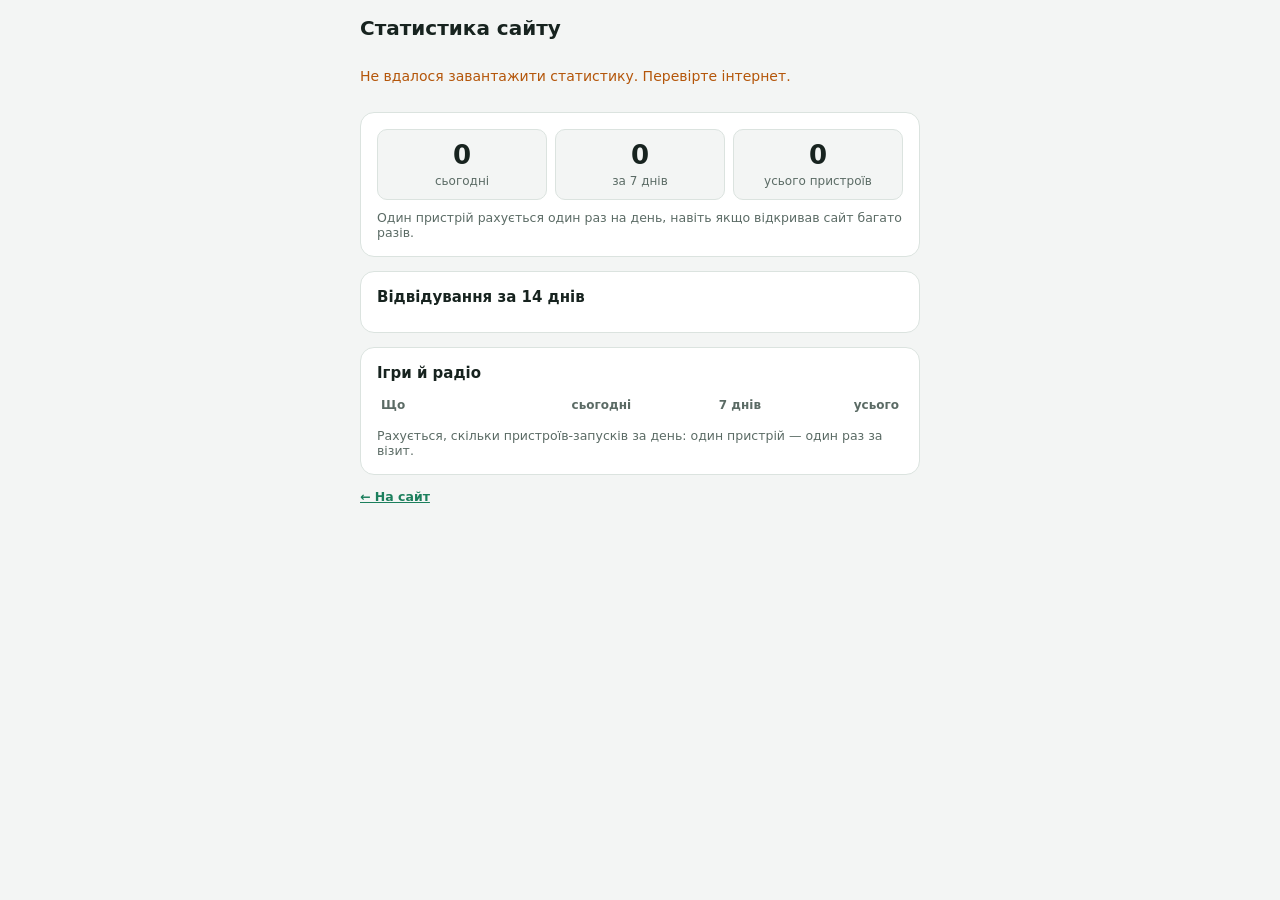
<file: stats.html>
<!doctype html>
<html lang="uk">
<head>
<meta charset="utf-8">
<meta name="viewport" content="width=device-width, initial-scale=1">
<meta name="robots" content="noindex">
<title>Статистика сайту</title>
<style>
  :root { --green:#1B7F5C; --bus:#F5B800; --ink:#17231F; --muted:#5b6b65; --line:#dbe3df; --bg:#F3F5F4; --card:#fff; }
  @media (prefers-color-scheme: dark) { :root { --ink:#eaf2ee; --muted:#9db0a8; --line:#2c3a35; --bg:#0f1714; --card:#17221e; --green:#47c79a; } }
  * { box-sizing:border-box; }
  body { margin:0; background:var(--bg); color:var(--ink); font-family:system-ui,-apple-system,"Segoe UI",Roboto,sans-serif; padding:16px; }
  main { max-width:560px; margin:0 auto; display:grid; gap:14px; }
  h1 { margin:0; font-size:20px; } a { color:var(--green); font-weight:600; }
  .card { background:var(--card); border:1px solid var(--line); border-radius:14px; padding:16px; display:grid; gap:10px; }
  .card h2 { margin:0; font-size:15px; }
  .tiles { display:grid; grid-template-columns:repeat(3,1fr); gap:8px; }
  .tile { background:var(--bg); border:1px solid var(--line); border-radius:10px; padding:10px; text-align:center; }
  .tile b { display:block; font-size:26px; font-variant-numeric:tabular-nums; } .tile span { font-size:12px; color:var(--muted); }
  .bars { display:grid; gap:6px; }
  .row { display:grid; grid-template-columns:52px 1fr 34px; gap:8px; align-items:center; font-size:13px; font-variant-numeric:tabular-nums; }
  .row .t { height:14px; background:var(--bg); border-radius:7px; overflow:hidden; } .row .t i { display:block; height:100%; background:var(--bus); border-radius:7px; }
  .row .n { text-align:right; font-weight:700; }
  table { width:100%; border-collapse:collapse; font-size:14px; } td, th { text-align:left; padding:6px 4px; border-top:1px solid var(--line); } th { color:var(--muted); font-weight:600; border-top:0; font-size:12px; }
  td:not(:first-child), th:not(:first-child) { text-align:right; }
  .note { font-size:12.5px; color:var(--muted); margin:0; }
  .err { color:#B4560A; font-size:14px; }
</style>
</head>
<body>
<main>
  <h1>Статистика сайту</h1>
  <p class="note" id="status">Завантаження…</p>
  <section class="card" id="top" hidden>
    <div class="tiles">
      <div class="tile"><b id="t0">0</b><span>сьогодні</span></div>
      <div class="tile"><b id="t7">0</b><span>за 7 днів</span></div>
      <div class="tile"><b id="tt">0</b><span>усього пристроїв</span></div>
    </div>
    <p class="note">Один пристрій рахується один раз на день, навіть якщо відкривав сайт багато разів.</p>
  </section>
  <section class="card" id="chart" hidden><h2>Відвідування за 14 днів</h2><div class="bars" id="bars"></div></section>
  <section class="card" id="plays" hidden><h2>Ігри й радіо</h2>
    <table><thead><tr><th>Що</th><th>сьогодні</th><th>7 днів</th><th>усього</th></tr></thead><tbody id="pb"></tbody></table>
    <p class="note">Рахується, скільки пристроїв-запусків за день: один пристрій — один раз за візит.</p>
  </section>
  <p class="note"><a href="./">← На сайт</a></p>
</main>
<script src="config.js"></script>
<script>
(function () {
  var $ = function (i) { return document.getElementById(i); };
  var C = window.CONFIG;
  function dkey(d) { return d.getFullYear() + "-" + ("0" + (d.getMonth() + 1)).slice(-2) + "-" + ("0" + d.getDate()).slice(-2); }
  function days(n) { var a = [], d = new Date(); for (var i = 0; i < n; i++) { a.push(dkey(d)); d.setDate(d.getDate() - 1); } return a; }
  function sum(o, ks) { var s = 0; ks.forEach(function (k) { s += (o && o[k]) || 0; }); return s; }
  function short(k) { return k.slice(8) + "." + k.slice(5, 7); }
  if (!C || String(C.dbUrl).indexOf("ВАШ") !== -1) { $("status").textContent = "Не налаштовано config.js"; return; }
  fetch(C.dbUrl + "/bus/" + C.key + "/stats.json", { cache: "no-store" }).then(function (r) { if (!r.ok) throw 0; return r.json(); }).then(function (st) {
    st = st || {}; var dd = st.days || {}, d14 = days(14), d7 = days(7);
    $("status").hidden = true;
    $("t0").textContent = dd[d14[0]] || 0; $("t7").textContent = sum(dd, d7); $("tt").textContent = st.devices || 0; $("top").hidden = false;
    var max = Math.max(1, Math.max.apply(null, d14.map(function (k) { return dd[k] || 0; })));
    var bars = $("bars"); bars.innerHTML = "";
    d14.forEach(function (k) {
      var v = dd[k] || 0, r = document.createElement("div"); r.className = "row";
      r.innerHTML = '<span></span><div class="t"><i></i></div><span class="n"></span>';
      r.children[0].textContent = short(k); r.children[1].firstChild.style.width = (v / max * 100) + "%"; r.children[2].textContent = v; bars.appendChild(r);
    });
    $("chart").hidden = false;
    var names = { radio: "Радіо", bus: "Гра «Автобус-перегони»", volley: "Волейбол «Куниці»", basket: "Баскетбол «Бульдозер»", fizruk: "Квест «Злий фізрук»", bob: "Сторож Боб (стелс)", egg: "Фізрук ловить м’ячі", goal: "Забий гол Артуровичу" }, pb = $("pb"); pb.innerHTML = "";
    Object.keys(names).forEach(function (n) {
      var o = (st.plays || {})[n] || {}, all = 0, k; for (k in o) all += o[k] || 0;
      var tr = document.createElement("tr"); tr.innerHTML = "<td></td><td></td><td></td><td></td>";
      tr.children[0].textContent = names[n]; tr.children[1].textContent = o[d14[0]] || 0; tr.children[2].textContent = sum(o, d7); tr.children[3].textContent = all; pb.appendChild(tr);
    });
    $("plays").hidden = false;
  }).catch(function () { $("status").className = "err"; $("status").textContent = "Не вдалося завантажити статистику. Перевірте інтернет."; });
})();
</script>
</body>
</html>
</file>
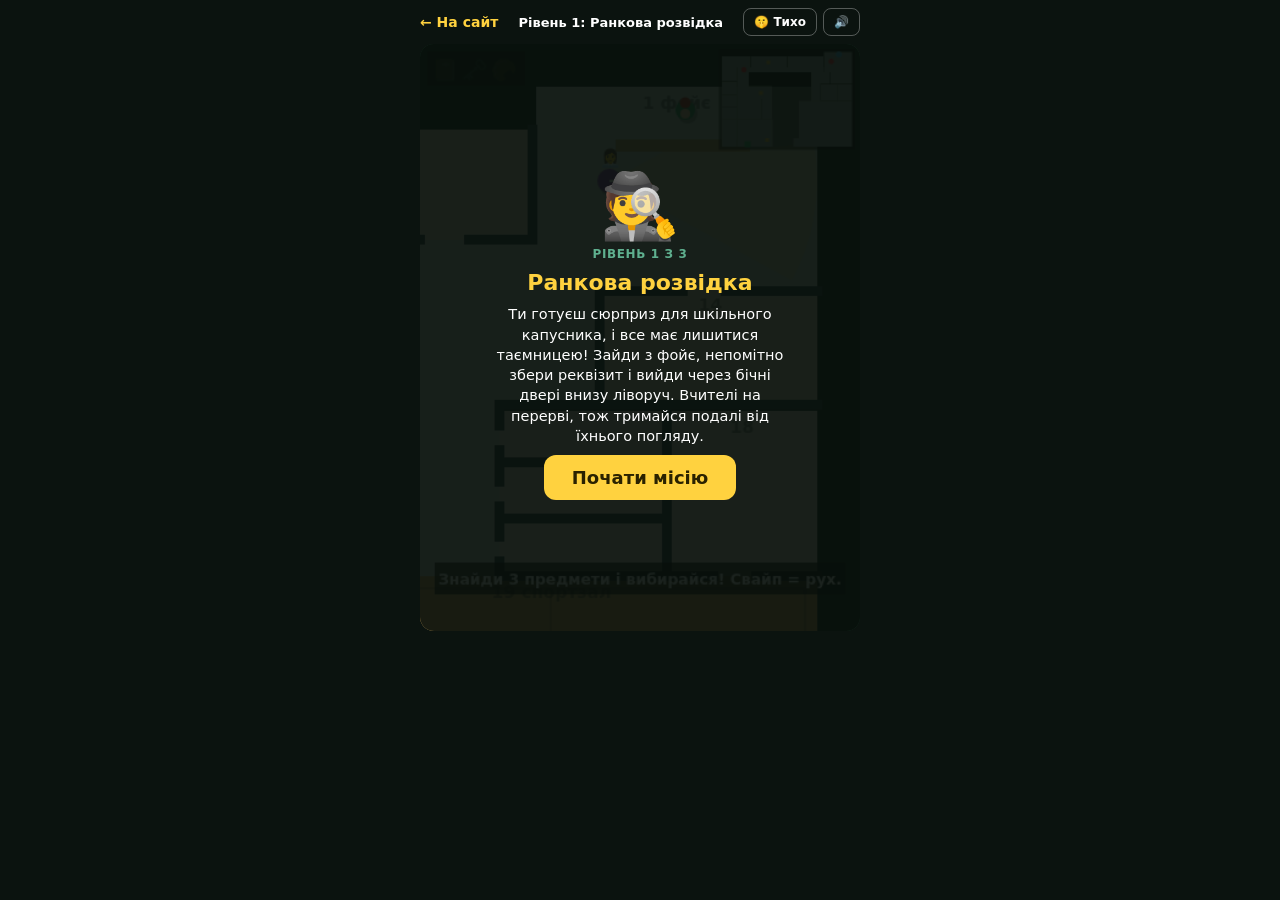
<file: stealth.html>
<!doctype html>
<html lang="uk">
<head>
<meta charset="utf-8">
<meta name="viewport" content="width=device-width, initial-scale=1, maximum-scale=1, user-scalable=no">
<meta name="theme-color" content="#12261b">
<title>Тиха перерва: місія в ліцеї</title>
<style>
  :root { --y:#ffd23f; --g:#5fb08f; --ink:#fff; }
  * { box-sizing:border-box; -webkit-tap-highlight-color:transparent; user-select:none; -webkit-user-select:none; }
  html, body { margin:0; height:100%; background:#0b130f; color:var(--ink); font-family:system-ui,-apple-system,"Segoe UI",Roboto,sans-serif; overscroll-behavior:none; touch-action:none; }
  body { display:flex; flex-direction:column; align-items:center; padding:8px 12px 10px; gap:8px; }
  header { width:100%; max-width:440px; display:flex; justify-content:space-between; align-items:center; gap:8px; font-size:14px; font-weight:700; }
  header a { color:var(--y); text-decoration:none; white-space:nowrap; }
  header span { font-size:13px; text-align:center; }
  .hb { display:flex; gap:6px; }
  .wrap { position:relative; width:min(100%, 440px, calc((100vh - 120px) * 360 / 480)); aspect-ratio:360/480; min-width:240px; }
  @supports (height:100dvh) { .wrap { width:min(100%, 440px, calc((100dvh - 120px) * 360 / 480)); } }
  canvas { position:absolute; inset:0; width:100%; height:100%; border-radius:14px; display:block; touch-action:none; background:#12261b; }
  .ov { position:absolute; inset:0; display:grid; place-content:center; justify-items:center; gap:9px; text-align:center; padding:16px; border-radius:14px; background:rgba(8,16,11,.92); }
  .ov[hidden] { display:none; }
  .ov img { width:120px; height:120px; border-radius:16px; object-fit:cover; object-position:top; border:2px solid var(--y); }
  .ov .em { font-size:64px; line-height:1; }
  .ov h1 { margin:0; font-size:22px; color:var(--y); } .ov p { margin:0; font-size:14.5px; line-height:1.4; max-width:300px; }
  .lvl { font-size:12px; letter-spacing:.05em; text-transform:uppercase; color:var(--g); font-weight:700; }
  .go { font:inherit; font-size:18px; font-weight:700; padding:12px 28px; border:0; border-radius:12px; background:var(--y); color:#2a2200; cursor:pointer; }
  .snd { font:inherit; font-size:12px; font-weight:700; padding:6px 10px; border-radius:8px; border:1px solid rgba(255,255,255,.3); background:transparent; color:#fff; cursor:pointer; white-space:nowrap; }
  .snd.on { background:var(--y); color:#222; }
</style>
</head>
<body>
<header><a href="./">← На сайт</a><span id="lvlname"></span><span class="hb"><button class="snd" id="sn" type="button" aria-label="Крастися тихо">🤫 Тихо</button><button class="snd" id="snd" type="button" aria-label="Звук"></button></span></header>
<div class="wrap">
  <canvas id="c" width="360" height="480" aria-label="Гра-стелс у плані першого поверху ліцею: проведи палець по екрану, щоб іти"></canvas>
  <div class="ov" id="ov">
    <img id="oimg" src="fizruk-full.jpg" alt="" hidden>
    <div class="em" id="oem">🕵️</div>
    <div class="lvl" id="lvl"></div>
    <h1 id="h">Тиха перерва</h1>
    <p id="txt"></p>
    <button class="go" id="go" type="button">Грати</button>
  </div>
</div>
<script src="sfx.js"></script>
<script src="config.js"></script>
<script src="track.js"></script>
<script>
(function () {
  var $ = function (i) { return document.getElementById(i); };
  var cv = $("c"), g = cv.getContext("2d"), W = 360, H = 480;
  /* ---------- карта (координати з плану евакуації, у пікселях плану) ---------- */
  var FLOORS = [
    [105, 220, 230, 90, "cls", "4"], [340, 220, 295, 90, "cls", "3"], [640, 220, 295, 90, "cls", "2"],
    [230, 310, 710, 40, "cor", ""], [230, 350, 95, 385, "cor", ""],
    [105, 310, 125, 110, "cls", "5"], [105, 425, 125, 110, "cls", "6"], [105, 540, 125, 95, "wc", "7"], [105, 640, 125, 95, "wc", "8"],
    [105, 735, 125, 225, "din", "9 їдальня"], [230, 735, 290, 225, "hall", "10 кухня"],
    [325, 465, 190, 105, "lab", "13"], [325, 570, 105, 165, "lab", "12"], [435, 570, 80, 165, "lab", "11"],
    [940, 185, 230, 165, "foy", "1 фойє"], [835, 350, 155, 95, "cor", ""], [835, 350, 75, 240, "cor", ""],
    [995, 350, 175, 95, "cls", "14"],
    [910, 450, 137, 135, "lab", ""], [1047, 450, 123, 135, "lab", "18"],
    [735, 585, 435, 375, "gym", "19 спортзал"], [690, 890, 50, 70, "gym", ""]
  ];
  var WALLS = [];
  function Hh(y, a, b) { WALLS.push([a - 4, y - 4, b - a + 8, 8]); }
  function Vv(x, a, b) { WALLS.push([x - 4, a - 4, 8, b - a + 8]); }
  Hh(310, 105, 265); Hh(310, 305, 545); Hh(310, 585, 845); Hh(310, 885, 937);
  Vv(335, 220, 310); Vv(635, 220, 310); Vv(937, 220, 310);
  Vv(230, 310, 345); Vv(230, 385, 460); Vv(230, 500, 580); Vv(230, 620, 675); Vv(230, 715, 735);
  Hh(422, 105, 230); Hh(537, 105, 230); Hh(637, 105, 230); Hh(735, 105, 230);
  Vv(325, 350, 480); Vv(325, 520, 735); Hh(570, 325, 515); Vv(430, 570, 735);
  Hh(735, 325, 375); Hh(735, 405, 455); Hh(735, 485, 520); Vv(355, 735, 855);
  Vv(910, 445, 462); Vv(910, 482, 508); Vv(910, 528, 553); Vv(910, 573, 585);
  Hh(445, 910, 1170); Vv(992, 352, 445); Hh(352, 995, 1060); Hh(352, 1095, 1170);
  Hh(492, 910, 1047); Hh(538, 910, 1047); Vv(1047, 445, 585); Hh(585, 910, 1085); Hh(585, 1120, 1170);
  var OBST = [[1005, 228, 110, 10], [880, 740, 90, 50], [950, 690, 120, 14], [840, 800, 40, 40], [185, 840, 50, 40]];
  WALLS = WALLS.concat(OBST);
  var EXITS = { bl: [300, 925, 50, 35], gym: [722, 930, 48, 30] };
  var BOUNDS = [100, 180, 1075, 785];

  var COLORS = { cls: "#e9dfc3", cor: "#d3d8cf", wc: "#cfe0e6", din: "#ecd9b8", hall: "#d9ddd2", lab: "#e0dccb", foy: "#cbd9cf", gym: "#d9a95f" };
  var G = {
    teacher: { n: "Вчителька початкових класів", e: "👩‍🏫", col: "#3b82c4", sp: 52, fov: 1.05, rng: 150, say: "А ти чого не на уроці? Іди-но сюди!", wp: [[285, 330, 1], [285, 265, 1.5], [285, 330, 0], [565, 330, 1], [565, 265, 1.5], [565, 330, 0], [865, 330, 1], [865, 265, 1.5], [865, 330, 0], [565, 330, 0]] },
    director: { n: "Директорка", e: "👩‍💼", col: "#8e44ad", sp: 50, fov: 1.0, rng: 170, say: "Ходи-но до мене, поговоримо спокійно…", wp: [[1000, 262, 1], [1120, 262, 1], [1110, 310, 0.5], [960, 330, 0.5], [872, 330, 1], [872, 420, 0.5], [872, 540, 1.5], [872, 420, 0.5], [872, 330, 0.5], [960, 330, 0]] },
    chief: { n: "Завгосп", e: "🧰", col: "#a0662b", sp: 55, fov: 0.95, rng: 160, say: "Ану не бігай коридором! Що це ти несеш?", wp: [[275, 380, 1], [275, 720, 0.5], [275, 880, 1], [430, 880, 1.2], [275, 880, 0.3], [275, 720, 0.5]] },
    pe: { n: "Фізрук Артурович", e: "🏅", col: "#c0392b", sp: 70, fov: 1.15, rng: 210, img: 1, say: "Двадцять віджимань, і щоб без розмов!", wp: [[790, 650, 0.5], [1120, 650, 0.5], [1120, 920, 1], [790, 920, 0.5], [790, 650, 0]] },
    cook: { n: "Кухарка", e: "🧑‍🍳", col: "#d98ab0", sp: 48, fov: 1.0, rng: 150, say: "Хто тягне мої пиріжки?!", wp: [[140, 790, 1], [280, 790, 0.5], [280, 930, 1], [140, 930, 0.5]] }
  };
  var LV = [
    { name: "Ранкова розвідка", guards: ["teacher", "director"], exit: "bl", intro: "Ти готуєш сюрприз для шкільного капусника, і все має лишитися таємницею! Зайди з фойє, непомітно збери реквізит і вийди через бічні двері внизу ліворуч. Вчителі на перерві, тож тримайся подалі від їхнього погляду.", items: [[480, 265, "📔", "Сценарій"], [420, 515, "🗝️", "Ключ від актової зали"], [470, 900, "🥐", "Пиріжки на репетицію"]] },
    { name: "Спортзал і фойє", guards: ["teacher", "director", "pe"], exit: "gym", intro: "Для капусника потрібні колонка, костюм, мегафон і м’яч зі спортзалу. А там чатує Артурович! Вихід цього разу в спортзалі, внизу ліворуч.", items: [[1085, 400, "🔊", "Колонка"], [980, 517, "🎒", "Костюм"], [1110, 520, "📣", "Мегафон"], [1100, 890, "🏀", "М’яч"]] },
    { name: "Увесь ліцей", guards: ["teacher", "director", "chief", "pe", "cook"], exit: "bl", intro: "Фінальна місія: афіша, фарби, ключ, м’яч і пиріжки. Тепер охороняють усі: вчителька, директорка, завгосп, фізрук і кухарка. Вистачить спритності?", items: [[800, 265, "🖼️", "Афіша"], [165, 370, "🎨", "Фарби"], [420, 515, "🗝️", "Ключ"], [1100, 890, "🏀", "М’яч"], [470, 900, "🥐", "Пиріжки"]] }
  ];
  var head = new Image(); head.src = "fizruk-head.jpg";

  /* ---------- геометрія ---------- */
  function inFloor(x, y) { for (var i = 0; i < FLOORS.length; i++) { var f = FLOORS[i]; if (x >= f[0] && x <= f[0] + f[2] && y >= f[1] && y <= f[1] + f[3]) return true; } return false; }
  function hitWall(x, y, r) { for (var i = 0; i < WALLS.length; i++) { var w = WALLS[i], cx = Math.max(w[0], Math.min(x, w[0] + w[2])), cy = Math.max(w[1], Math.min(y, w[1] + w[3])); if ((x - cx) * (x - cx) + (y - cy) * (y - cy) < r * r) return true; } return false; }
  function okPos(x, y, r) { return inFloor(x - r, y - r) && inFloor(x + r, y - r) && inFloor(x - r, y + r) && inFloor(x + r, y + r) && !hitWall(x, y, r); }
  function cast(ox, oy, ang, rng) {
    var dx = Math.cos(ang), dy = Math.sin(ang), t = rng;
    for (var i = 0; i < WALLS.length; i++) {
      var w = WALLS[i], t0 = 0, t1 = t, ok = true;
      var b = [[w[0], w[0] + w[2], ox, dx], [w[1], w[1] + w[3], oy, dy]];
      for (var k = 0; k < 2; k++) {
        var lo = b[k][0], hi = b[k][1], o = b[k][2], d = b[k][3];
        if (Math.abs(d) < 1e-9) { if (o < lo || o > hi) { ok = false; break; } }
        else { var a = (lo - o) / d, c = (hi - o) / d; if (a > c) { var s = a; a = c; c = s; } if (a > t0) t0 = a; if (c < t1) t1 = c; if (t0 > t1) { ok = false; break; } }
      }
      if (ok && t0 < t && t0 > 0) t = t0; else if (ok && t0 <= 0 && t1 > 0 && ox >= w[0] && ox <= w[0] + w[2] && oy >= w[1] && oy <= w[1] + w[3]) t = 0;
    }
    for (var s2 = 6; s2 < t; s2 += 6) if (!inFloor(ox + dx * s2, oy + dy * s2)) { t = s2; break; }
    return t;
  }
  function clearLine(x0, y0, x1, y1) { var d = Math.hypot(x1 - x0, y1 - y0); return cast(x0, y0, Math.atan2(y1 - y0, x1 - x0), d) >= d - 1; }

  /* ---------- стан ---------- */
  var lvl = 0, saved = 0, st = "intro", P, guards, items, got, sneak = false, meter = 0, tm = 0, msg = "", msgT = 0, keys = {}, joy = null, started = false, warned = false, stepT = 0, cam = { x: 0, y: 0 };
  try { saved = +localStorage.getItem("bus.stealth.level") || 0; } catch (e) {}
  if (saved >= LV.length) saved = 0;
  function say(t, s) { msg = t; msgT = s || 2.6; }
  function load(l) {
    lvl = l; var L = LV[l];
    P = { x: 1062, y: 204, a: Math.PI / 2 };
    guards = L.guards.map(function (k) { var d = G[k], w = d.wp[0]; return { k: k, d: d, x: w[0], y: w[1], a: 0, wi: 1, pause: w[2] || 0, al: 0, t: Math.random() * 6 }; });
    items = L.items.map(function (i) { return { x: i[0], y: i[1], e: i[2], n: i[3], got: false }; });
    got = 0; meter = 0; warned = false; msg = ""; msgT = 0;
    $("lvlname").textContent = "Рівень " + (l + 1) + ": " + L.name;
    say("Знайди " + items.length + " предмети і вибирайся! Свайп = рух.", 3);
  }
  function exitRect() { return EXITS[LV[lvl].exit]; }

  function update(dt) {
    if (st !== "play") return;
    tm += dt;
    var vx = 0, vy = 0;
    if (keys.L) vx -= 1; if (keys.R) vx += 1; if (keys.U) vy -= 1; if (keys.D) vy += 1;
    if (joy && joy.m > 6) { vx = joy.dx / 40; vy = joy.dy / 40; var m = Math.hypot(vx, vy); if (m > 1) { vx /= m; vy /= m; } }
    var mm = Math.hypot(vx, vy);
    if (mm > 0) {
      if (mm > 1) { vx /= mm; vy /= mm; }
      var sp = sneak ? 55 : 105, nx = P.x + vx * sp * dt, ny = P.y + vy * sp * dt;
      if (okPos(nx, P.y, 8)) P.x = nx; if (okPos(P.x, ny, 8)) P.y = ny;
      P.a = Math.atan2(vy, vx);
      stepT -= dt; if (stepT <= 0 && !sneak) { stepT = 0.3; SFXLIB.noise(0.04, 0.04, 500); }
    }
    items.forEach(function (it) {
      if (it.got || Math.hypot(it.x - P.x, it.y - P.y) > 18) return;
      it.got = true; got++; say("Є: " + it.n + " (" + got + "/" + items.length + ")" + (got === items.length ? " Тепер до виходу!" : ""), 2.8);
      SFXLIB.seq(got === items.length ? [784, 988, 1175, 1568] : [660, 880, 1320], 0.07, "triangle", 0.2);
    });
    var top = 0, by = null;
    guards.forEach(function (gd) {
      moveGuard(gd, dt);
      var dx = P.x - gd.x, dy = P.y - gd.y, d = Math.hypot(dx, dy), vis = false;
      if (d < gd.d.rng) {
        var da = Math.atan2(dy, dx) - gd.a; da = Math.atan2(Math.sin(da), Math.cos(da));
        if (Math.abs(da) < gd.d.fov / 2 && clearLine(gd.x, gd.y, P.x, P.y)) vis = true;
      }
      if (vis) { var rate = (1.7 - 0.9 * d / gd.d.rng) * (sneak ? 0.5 : 1); gd.al = Math.min(1, gd.al + rate * dt); }
      else gd.al = Math.max(0, gd.al - 0.7 * dt);
      if (gd.al > top) { top = gd.al; by = gd; }
    });
    meter = top;
    if (meter > 0.4 && !warned) { warned = true; SFXLIB.tone(1900, 0.22, "square", 0.08, 0, 1500); }
    if (meter < 0.1) warned = false;
    if (meter >= 1) return lose(by);
    if (msgT > 0) msgT -= dt;
    var e = exitRect();
    if (P.x > e[0] && P.x < e[0] + e[2] && P.y > e[1] && P.y < e[1] + e[3]) {
      if (got === items.length) win(); else if (msgT <= 0) say("Спочатку збери ще " + (items.length - got) + "!", 2);
    }
  }
  function moveGuard(gd, dt) {
    gd.t += dt;
    if (gd.pause > 0) { gd.pause -= dt; gd.a += Math.sin(gd.t * 1.6) * 0.012; return; }
    var w = gd.d.wp[gd.wi], dx = w[0] - gd.x, dy = w[1] - gd.y, d = Math.hypot(dx, dy), step = gd.d.sp * dt;
    var ta = Math.atan2(dy, dx), da = Math.atan2(Math.sin(ta - gd.a), Math.cos(ta - gd.a));
    gd.a += da * Math.min(1, dt * 7);
    if (d <= step) { gd.x = w[0]; gd.y = w[1]; gd.pause = w[2] || 0; gd.wi = (gd.wi + 1) % gd.d.wp.length; }
    else { gd.x += dx / d * step; gd.y += dy / d * step; }
  }
  function lose(gd) {
    st = "over"; SFXLIB.tone(240, 0.6, "sawtooth", 0.2, 0, 70);
    var img = $("oimg"), em = $("oem");
    if (gd.d.img) { img.hidden = false; img.src = "fizruk-full.jpg"; em.hidden = true; } else { img.hidden = true; em.hidden = false; em.textContent = gd.d.e; }
    $("lvl").textContent = "Тебе помітили"; $("h").textContent = "Піймали!"; $("txt").textContent = gd.d.n + ": «" + gd.d.say + "» Спробуєш ще раз?"; $("go").textContent = "Ще раз"; $("ov").hidden = false;
    $("go").onclick = function () { SFXLIB.ac(); $("ov").hidden = true; load(lvl); st = "play"; };
  }
  function win() {
    st = "win"; SFXLIB.seq([523, 659, 784, 1047, 1319], 0.1, "triangle", 0.22);
    try { localStorage.setItem("bus.stealth.level", String(lvl + 1 >= LV.length ? 0 : lvl + 1)); } catch (e) {}
    $("oimg").hidden = true; $("oem").hidden = false; $("oem").textContent = lvl < LV.length - 1 ? "🎉" : "🏆";
    $("lvl").textContent = "Місія виконано"; $("h").textContent = lvl < LV.length - 1 ? "Непомітно!" : "Капусник врятовано!";
    $("txt").textContent = lvl < LV.length - 1 ? "Жоден учитель нічого не помітив. Наступна місія складніша." : "Ти пройшов усі рівні, і сюрприз до капусника вдався. Ти справжній майстер непомітності!";
    $("go").textContent = lvl < LV.length - 1 ? "Далі" : "Зіграти ще"; $("ov").hidden = false;
    $("go").onclick = function () { SFXLIB.ac(); $("ov").hidden = true; var n = lvl < LV.length - 1 ? lvl + 1 : 0; load(n); intro(); };
  }
  function intro() {
    st = "intro"; var L = LV[lvl]; $("oimg").hidden = true; $("oem").hidden = false; $("oem").textContent = "🕵️";
    $("lvl").textContent = "Рівень " + (lvl + 1) + " з " + LV.length; $("h").textContent = L.name; $("txt").textContent = L.intro; $("go").textContent = "Почати місію"; $("ov").hidden = false;
    $("go").onclick = function () { SFXLIB.ac(); $("ov").hidden = true; st = "play"; if (!started) { started = true; try { if (window.trackPlay) window.trackPlay("stealth"); } catch (e) {} } };
  }

  /* ---------- малювання ---------- */
  function render() {
    g.fillStyle = "#12261b"; g.fillRect(0, 0, W, H);
    var tx = Math.max(BOUNDS[0] + W / 2 - 30, Math.min(P.x, BOUNDS[0] + BOUNDS[2] - W / 2 + 30)), ty = Math.max(BOUNDS[1] + H / 2 - 30, Math.min(P.y, BOUNDS[1] + BOUNDS[3] - H / 2 + 30));
    cam.x += (tx - cam.x) * 0.2; cam.y += (ty - cam.y) * 0.2; if (st === "intro") { cam.x = tx; cam.y = ty; }
    g.save(); g.translate(W / 2 - cam.x, H / 2 - cam.y);
    g.fillStyle = "#1b3a28"; g.fillRect(325, 350, 510, 240); g.fillRect(515, 590, 220, 370);
    g.fillStyle = "rgba(255,255,255,.18)"; g.font = "bold 20px system-ui"; g.textAlign = "center"; g.fillText("Внутрішній двір", 580, 560); g.textAlign = "left";
    FLOORS.forEach(function (f) { g.fillStyle = COLORS[f[4]]; g.fillRect(f[0], f[1], f[2], f[3]); });
    g.strokeStyle = "rgba(120,80,30,.35)"; g.lineWidth = 2; g.strokeRect(745, 595, 415, 355); g.beginPath(); g.moveTo(952, 595); g.lineTo(952, 950); g.stroke(); g.beginPath(); g.arc(952, 772, 46, 0, 7); g.stroke();
    g.fillStyle = "rgba(0,0,0,.4)"; g.font = "bold 14px system-ui"; g.textAlign = "center";
    FLOORS.forEach(function (f) { if (f[5]) g.fillText(f[5], f[0] + f[2] / 2, f[1] + 18); }); g.textAlign = "left";
    var e = exitRect(), open = got === items.length;
    g.fillStyle = open ? "#2fb36b" : "#7a8088"; g.fillRect(e[0], e[1], e[2], e[3]); g.fillStyle = "#fff"; g.font = "bold 11px system-ui"; g.fillText("ВИХІД", e[0] + 4, e[1] + 20);
    if (open) { g.strokeStyle = "rgba(47,179,107," + (0.5 + 0.4 * Math.sin(tm * 6)) + ")"; g.lineWidth = 3; g.strokeRect(e[0] - 4, e[1] - 4, e[2] + 8, e[3] + 8); }
    g.fillStyle = "#c0a265"; OBST.forEach(function (o) { g.fillRect(o[0], o[1], o[2], o[3]); });
    g.fillStyle = "#2a3b44"; WALLS.forEach(function (w) { if (OBST.indexOf(w) < 0) g.fillRect(w[0], w[1], w[2], w[3]); });
    items.forEach(function (it) { if (it.got) return; g.fillStyle = "rgba(255,230,120,.35)"; g.beginPath(); g.arc(it.x, it.y, 15 + Math.sin(tm * 4) * 2, 0, 7); g.fill(); g.font = "18px system-ui"; g.textAlign = "center"; g.fillText(it.e, it.x, it.y + 6); g.textAlign = "left"; });
    guards.forEach(function (gd) {
      var rays = 26, half = gd.d.fov / 2, pts = [];
      for (var i = 0; i <= rays; i++) { var a = gd.a - half + gd.d.fov * i / rays, t = cast(gd.x, gd.y, a, gd.d.rng); pts.push([gd.x + Math.cos(a) * t, gd.y + Math.sin(a) * t]); }
      g.fillStyle = gd.al > 0.3 ? "rgba(255,60,50," + (0.18 + gd.al * 0.25) + ")" : "rgba(255,235,90,.22)";
      g.beginPath(); g.moveTo(gd.x, gd.y); pts.forEach(function (p) { g.lineTo(p[0], p[1]); }); g.closePath(); g.fill();
    });
    guards.forEach(function (gd) {
      g.fillStyle = "rgba(0,0,0,.25)"; g.beginPath(); g.arc(gd.x + 2, gd.y + 3, 10, 0, 7); g.fill();
      g.fillStyle = gd.d.col; g.beginPath(); g.arc(gd.x, gd.y, 10, 0, 7); g.fill();
      if (gd.d.img && head.complete && head.naturalWidth) { g.save(); g.beginPath(); g.arc(gd.x, gd.y, 8, 0, 7); g.clip(); g.drawImage(head, gd.x - 9, gd.y - 10, 18, 22); g.restore(); }
      g.strokeStyle = "#fff"; g.lineWidth = 2; g.beginPath(); g.moveTo(gd.x, gd.y); g.lineTo(gd.x + Math.cos(gd.a) * 14, gd.y + Math.sin(gd.a) * 14); g.stroke();
      g.font = "14px system-ui"; g.textAlign = "center"; g.fillText(gd.d.e, gd.x, gd.y - 14);
      if (gd.al > 0.35) { g.fillStyle = "#ff3030"; g.font = "bold 20px system-ui"; g.fillText("!", gd.x, gd.y - 28); } g.textAlign = "left";
    });
    g.fillStyle = "rgba(0,0,0,.25)"; g.beginPath(); g.arc(P.x + 2, P.y + 3, 8, 0, 7); g.fill();
    g.fillStyle = "#2fa86a"; g.beginPath(); g.arc(P.x, P.y, 8, 0, 7); g.fill();
    g.fillStyle = "#c0392b"; g.beginPath(); g.arc(P.x - Math.cos(P.a) * 6, P.y - Math.sin(P.a) * 6, 4.5, 0, 7); g.fill();
    g.fillStyle = "#f2c9a0"; g.beginPath(); g.arc(P.x + Math.cos(P.a) * 3, P.y + Math.sin(P.a) * 3, 4, 0, 7); g.fill();
    if (sneak) { g.fillStyle = "#fff"; g.font = "11px system-ui"; g.textAlign = "center"; g.fillText("🤫", P.x, P.y - 12); g.textAlign = "left"; }
    g.restore();
    hud();
  }
  function hud() {
    var k = 0; g.fillStyle = "rgba(0,0,0,.5)"; g.fillRect(6, 6, items.length * 24 + 8, 28);
    g.font = "17px system-ui"; items.forEach(function (it) { g.globalAlpha = it.got ? 1 : 0.3; g.fillText(it.e, 10 + k * 24, 27); k++; }); g.globalAlpha = 1;
    var sc = 0.1, mw = BOUNDS[2] * sc, mh = BOUNDS[3] * sc, ox = W - mw - 6, oy = 6;
    g.fillStyle = "rgba(0,0,0,.55)"; g.fillRect(ox - 2, oy - 2, mw + 4, mh + 4);
    FLOORS.forEach(function (f) { g.fillStyle = "#9aa8a0"; g.fillRect(ox + (f[0] - BOUNDS[0]) * sc, oy + (f[1] - BOUNDS[1]) * sc, f[2] * sc, f[3] * sc); });
    var e = exitRect(); g.fillStyle = "#2fb36b"; g.fillRect(ox + (e[0] - BOUNDS[0]) * sc - 1, oy + (e[1] - BOUNDS[1]) * sc - 1, 5, 5);
    items.forEach(function (it) { if (!it.got) { g.fillStyle = "#ffd23f"; g.fillRect(ox + (it.x - BOUNDS[0]) * sc - 1, oy + (it.y - BOUNDS[1]) * sc - 1, 3, 3); } });
    guards.forEach(function (gd) { g.fillStyle = "#ff3040"; g.beginPath(); g.arc(ox + (gd.x - BOUNDS[0]) * sc, oy + (gd.y - BOUNDS[1]) * sc, 2.2, 0, 7); g.fill(); });
    g.fillStyle = "#4fc3ff"; g.beginPath(); g.arc(ox + (P.x - BOUNDS[0]) * sc, oy + (P.y - BOUNDS[1]) * sc, 2.5, 0, 7); g.fill();
    if (meter > 0.02) { g.fillStyle = "rgba(0,0,0,.55)"; g.fillRect(70, H - 24, W - 140, 12); g.fillStyle = meter > 0.6 ? "#ff3030" : "#ffb020"; g.fillRect(72, H - 22, (W - 144) * meter, 8); }
    if (msgT > 0 && msg) { g.font = "bold 13px system-ui"; var tw = Math.min(W - 24, g.measureText(msg).width + 20); g.globalAlpha = Math.min(1, msgT * 2); g.fillStyle = "rgba(0,0,0,.72)"; g.fillRect((W - tw) / 2, H - 56, tw, 26); g.fillStyle = "#fff"; g.textAlign = "center"; g.fillText(msg, W / 2, H - 38, W - 30); g.textAlign = "left"; g.globalAlpha = 1; }
    if (joy && joy.m > 6) { var r = cv.getBoundingClientRect(), s = W / r.width, jx = (joy.x - r.left) * s, jy = (joy.y - r.top) * s; g.strokeStyle = "rgba(255,255,255,.35)"; g.lineWidth = 2; g.beginPath(); g.arc(jx, jy, 30, 0, 7); g.stroke(); g.fillStyle = "rgba(255,255,255,.4)"; var m = Math.min(30, joy.m * s); g.beginPath(); g.arc(jx + joy.dx / joy.m * m, jy + joy.dy / joy.m * m, 12, 0, 7); g.fill(); }
  }

  /* ---------- керування ---------- */
  var KM = { ArrowLeft: "L", ArrowRight: "R", ArrowUp: "U", ArrowDown: "D", a: "L", d: "R", w: "U", s: "D", A: "L", D: "R", W: "U", S: "D" };
  addEventListener("keydown", function (e) { var k = KM[e.key]; if (k) { keys[k] = true; e.preventDefault(); } if (e.key === "Shift" || e.key === " ") { sneak = true; $("sn").classList.add("on"); } });
  addEventListener("keyup", function (e) { var k = KM[e.key]; if (k) keys[k] = false; if (e.key === "Shift" || e.key === " ") { sneak = false; $("sn").classList.remove("on"); } });
  cv.addEventListener("pointerdown", function (e) { joy = { x: e.clientX, y: e.clientY, dx: 0, dy: 0, m: 0 }; try { cv.setPointerCapture(e.pointerId); } catch (x) {} SFXLIB.ac(); });
  cv.addEventListener("pointermove", function (e) { if (!joy) return; var dx = e.clientX - joy.x, dy = e.clientY - joy.y, m = Math.hypot(dx, dy); if (m > 40) { joy.x = e.clientX - dx / m * 40; joy.y = e.clientY - dy / m * 40; dx = e.clientX - joy.x; dy = e.clientY - joy.y; m = 40; } joy.dx = dx; joy.dy = dy; joy.m = m; });
  function endj() { joy = null; } cv.addEventListener("pointerup", endj); cv.addEventListener("pointercancel", endj);
  $("sn").addEventListener("click", function () { sneak = !sneak; this.classList.toggle("on", sneak); });
  SFXLIB.bind($("snd"));

  var last = 0;
  function frame(t0) { var dt = Math.min(0.05, (t0 - last) / 1000 || 0.016); last = t0; update(dt); render(); requestAnimationFrame(frame); }
  load(Math.min(saved, LV.length - 1)); cam.x = P.x; cam.y = P.y; intro();
  requestAnimationFrame(frame);
  window.__s = {
    tick: function (dt) { update(dt); render(); },
    go: function (l) { load(l); st = "play"; $("ov").hidden = true; },
    put: function (x, y) { P.x = x; P.y = y; },
    ok: okPos, floors: FLOORS, walls: WALLS, lv: LV, exits: EXITS, bounds: BOUNDS,
    get s() { return { st: st, P: P, got: got, meter: meter, guards: guards.map(function (q) { return { x: q.x, y: q.y, al: q.al }; }) }; },
    keys: keys, sneak: function (v) { sneak = v; }
  };
})();
</script>
</body>
</html>
</file>
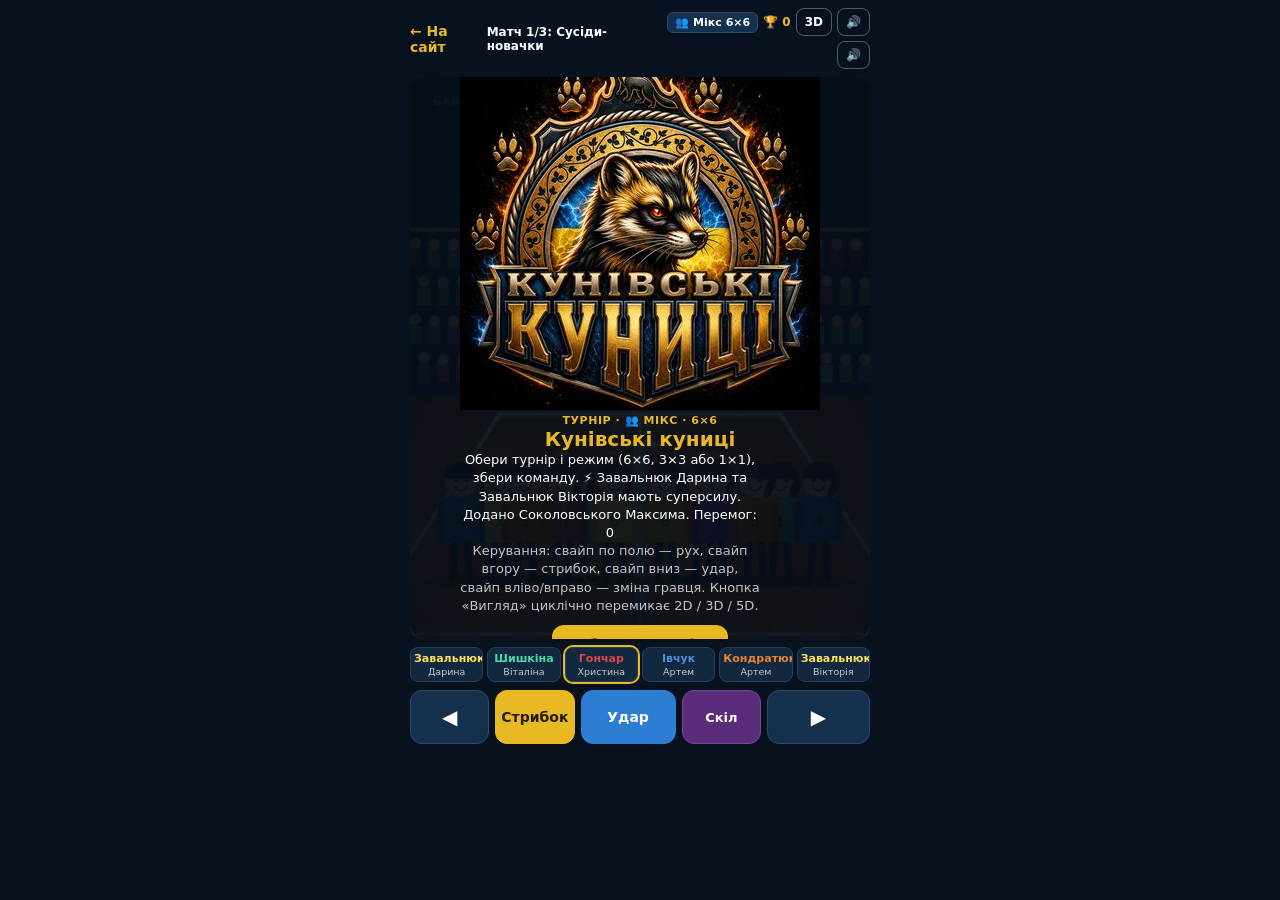
<file: volley.html>
<!doctype html>
<html lang="uk">
<head>
<meta charset="utf-8">
<meta name="viewport" content="width=device-width, initial-scale=1, maximum-scale=1, user-scalable=no">
<meta name="theme-color" content="#0f2238">
<title>Кунівські куниці: волейбол</title>
<style>
  :root { --gold:#E8B923; --navy:#0f2238; --ink:#fff; }
  * { box-sizing:border-box; -webkit-tap-highlight-color:transparent; user-select:none; -webkit-user-select:none; }
  html, body { margin:0; height:100%; background:#08121f; color:var(--ink); font-family:system-ui,-apple-system,"Segoe UI",Roboto,sans-serif; overscroll-behavior:none; touch-action:none; }
  body { display:flex; flex-direction:column; align-items:center; padding:8px 12px 12px; gap:8px; }
  header { width:100%; max-width:460px; display:flex; justify-content:space-between; align-items:center; gap:6px; font-size:14px; font-weight:700; }
  header a { color:var(--gold); text-decoration:none; }
  .wrap { position:relative; width:min(100%, 460px, calc((100vh - 210px) * 360 / 440)); aspect-ratio:360/440; min-width:260px; }
  @supports (height:100dvh) { .wrap { width:min(100%, 460px, calc((100dvh - 210px) * 360 / 440)); } }
  canvas { position:absolute; inset:0; width:100%; height:100%; border-radius:14px; display:block; touch-action:none; }
  .ov { position:absolute; inset:0; display:grid; place-content:center; justify-items:center; gap:10px; text-align:center; padding:14px; background:rgba(5,12,22,.92); border-radius:14px; overflow:auto; }
  .ov[hidden] { display:none; }
  .ov > img { width:64px; height:64px; border-radius:50%; object-fit:cover; }
  .ov h1 { margin:0; font-size:20px; color:var(--gold); } .ov p { margin:0; font-size:13px; line-height:1.4; max-width:300px; }
  .lvl { font-size:11px; letter-spacing:.05em; text-transform:uppercase; color:var(--gold); font-weight:700; }
  .go { font:inherit; font-size:16px; font-weight:700; padding:11px 22px; border:0; border-radius:12px; background:var(--gold); color:#241a00; cursor:pointer; }
  .go.sec { background:#14304d; color:#fff; border:1px solid #2c4a6b; }
  .ctl { width:100%; max-width:460px; display:grid; grid-template-columns:1fr 1fr 1.2fr 1fr 1.3fr; gap:6px; }
  .ctl button { font:inherit; font-size:20px; padding:14px 4px; border-radius:12px; border:1px solid #2c4a6b; background:#14304d; color:#fff; cursor:pointer; touch-action:none; position:relative; overflow:hidden; }
  .ctl button.on, .ctl button:active { background:#1f4a78; }
  .ctl .jump { background:var(--gold); color:#241a00; border-color:var(--gold); font-weight:700; font-size:14px; }
  .ctl .hit { background:#2d7dd2; border-color:#2d7dd2; font-weight:700; font-size:14px; }
  .ctl .skill { background:#5a2d7a; border-color:#7d3fa8; font-weight:700; font-size:13px; }
  .ctl .skill.cd { opacity:.55; }
  .ctl .skill .bar { position:absolute; left:0; bottom:0; height:3px; background:var(--gold); transition:width .1s linear; }
  .snd { font:inherit; font-size:12px; font-weight:700; padding:6px 8px; border-radius:8px; border:1px solid rgba(255,255,255,.3); background:transparent; color:#fff; cursor:pointer; white-space:nowrap; }
  .hb { display:flex; gap:5px; align-items:center; flex-wrap:wrap; justify-content:flex-end; }
  .trophy { font-size:12px; color:var(--gold); white-space:nowrap; }
  .tourbadge { font-size:11px; padding:3px 7px; border-radius:6px; background:#14304d; border:1px solid #2c4a6b; color:#fff; white-space:nowrap; }
  .team { width:100%; max-width:460px; display:flex; justify-content:space-between; gap:4px; font-size:10.5px; }
  .chip { flex:1; padding:4px 3px; border-radius:8px; background:#12283f; border:1px solid #23405e; text-align:center; overflow:hidden; text-overflow:ellipsis; white-space:nowrap; cursor:pointer; touch-action:manipulation; }
  .chip.act { outline:2px solid var(--gold); }
  .chip b { display:block; font-size:11px; }
  .chip small { opacity:.75; font-size:9.5px; }
  .pick { display:grid; grid-template-columns:1fr 1fr; gap:6px; width:100%; max-width:360px; max-height:300px; overflow-y:auto; }
  .card { background:#12283f; border:2px solid #23405e; border-radius:10px; padding:6px 7px; text-align:left; cursor:pointer; font-size:11px; line-height:1.25; position:relative; }
  .card.sel { border-color:var(--gold); background:#1c3a5c; }
  .card.super { border-color:#E8B923; box-shadow:0 0 8px rgba(232,185,35,.45); }
  .card b { display:block; font-size:12px; margin-bottom:1px; }
  .card small { opacity:.8; display:block; }
  .card .masktag { display:inline-block; margin-top:2px; padding:1px 5px; border-radius:5px; font-size:9.5px; font-weight:700; }
  .card .ord { position:absolute; top:4px; right:6px; font-size:10px; font-weight:700; color:var(--gold); background:#0a1729; padding:1px 5px; border-radius:6px; }
  .tabs { display:flex; gap:5px; margin-bottom:4px; flex-wrap:wrap; justify-content:center; }
  .tabs button { font:inherit; font-size:11px; padding:5px 9px; border-radius:8px; border:1px solid #2c4a6b; background:#14304d; color:#fff; cursor:pointer; }
  .tabs button.on { background:var(--gold); color:#241a00; border-color:var(--gold); font-weight:700; }
  .row { display:flex; gap:6px; flex-wrap:wrap; justify-content:center; }
  .panel { width:100%; max-width:340px; max-height:230px; overflow:auto; text-align:left; display:flex; flex-direction:column; gap:6px; }
  .item { background:#12283f; border:1px solid #23405e; border-radius:8px; padding:7px 9px; font-size:12px; line-height:1.35; }
  .item b { font-size:13px; }
  .item.done { border-color:var(--gold); background:#1c3a5c; }
  .item .meta { display:flex; justify-content:space-between; align-items:center; gap:8px; margin-top:3px; }
  .item .meta button { font:inherit; font-size:11px; padding:4px 10px; border-radius:6px; border:0; background:var(--gold); color:#241a00; font-weight:700; cursor:pointer; }
  .item .meta button:disabled { background:#2c4a6b; color:#9ab; cursor:not-allowed; }
  .bar2 { height:5px; background:#0a1729; border-radius:3px; overflow:hidden; margin-top:4px; }
  .bar2 > i { display:block; height:100%; background:var(--gold); }
  .maskpick { display:grid; grid-template-columns:1fr 1fr; gap:5px; width:100%; max-width:340px; }
  .maskopt { padding:5px 7px; border-radius:7px; background:#12283f; border:1px solid #23405e; font-size:11px; cursor:pointer; text-align:left; }
  .maskopt.sel { border-color:var(--gold); background:#1c3a5c; }
  .maskopt.locked { opacity:.4; cursor:not-allowed; }
  .mvp-row { display:flex; justify-content:space-between; align-items:center; padding:6px 8px; border-radius:8px; background:#12283f; border:1px solid #23405e; font-size:12px; }
  .mvp-row.gold { border-color:var(--gold); background:#1c3a5c; }
  .mvp-row .pts { color:var(--gold); font-weight:700; }
  .tourgrid { display:grid; grid-template-columns:1fr; gap:8px; width:100%; max-width:300px; }
  .tourbtn { padding:12px 14px; border-radius:12px; border:2px solid #2c4a6b; background:#14304d; color:#fff; font:inherit; font-size:14px; font-weight:700; cursor:pointer; text-align:left; display:flex; justify-content:space-between; align-items:center; }
  .tourbtn.on { border-color:var(--gold); background:#1c3a5c; }
  .tourbtn small { display:block; font-size:11px; opacity:.75; font-weight:400; margin-top:2px; }
  .modebar { display:flex; gap:6px; justify-content:center; margin-bottom:6px; flex-wrap:wrap; }
  .modebar button { font:inherit; font-size:12px; font-weight:700; padding:6px 14px; border-radius:8px; border:1px solid #2c4a6b; background:#14304d; color:#fff; cursor:pointer; }
  .modebar button.on { background:var(--gold); color:#241a00; border-color:var(--gold); }
  .hint { font-size:11px; opacity:.75; line-height:1.35; max-width:300px; }
  .err { color:#ffb3b3; font-size:12px; max-width:300px; }
</style>
</head>
<body>
<header>
  <a href="./">← На сайт</a>
  <span id="lvlname" style="font-size:12px"></span>
  <span class="hb">
    <span class="tourbadge" id="tourbadge">👥 6×6</span>
    <span class="trophy" id="trophy">🏆 0</span>
    <button class="snd" id="vw" type="button" aria-label="Вигляд">3D</button>
    <button class="snd" id="voice" type="button" aria-label="Озвучка імен">🔊</button>
    <button class="snd" id="snd" type="button" aria-label="Звук"></button>
  </span>
</header>
<div class="wrap">
  <canvas id="c" width="360" height="440" aria-label="Гра у волейбол"></canvas>
  <div class="ov" id="ov">
    <div id="ovContent"></div>
    <div class="row" id="ovBtns"></div>
  </div>
</div>
<div class="team" id="team"></div>
<div class="ctl">
  <button id="bl" type="button" aria-label="Вліво">◀</button>
  <button id="bj" class="jump" type="button">Стрибок</button>
  <button id="bh" class="hit" type="button">Удар</button>
  <button id="bs" class="skill" type="button">Скіл<span class="bar" id="cdbar" style="width:0"></span></button>
  <button id="br" type="button" aria-label="Вправо">▶</button>
</div>
<script>
/* ================= ВБУДОВАНІ ЗАГЛУШКИ ================= */
window.SFXLIB = window.SFXLIB || (function () {
  var ctx = null, on = true;
  function ac() { if (!ctx) { try { ctx = new (window.AudioContext || window.webkitAudioContext)(); } catch (e) {} } return ctx; }
  function tone(freq, dur, type, vol, delay, slide) {
    if (!on) return; var c = ac(); if (!c) return;
    try {
      var t0 = c.currentTime + (delay || 0);
      var o = c.createOscillator(), gn = c.createGain();
      o.type = type || "sine"; o.frequency.setValueAtTime(freq, t0);
      if (slide) o.frequency.exponentialRampToValueAtTime(Math.max(60, freq + slide), t0 + dur);
      gn.gain.setValueAtTime(vol || 0.1, t0);
      gn.gain.exponentialRampToValueAtTime(0.001, t0 + dur);
      o.connect(gn).connect(c.destination); o.start(t0); o.stop(t0 + dur + 0.02);
    } catch (e) {}
  }
  function noise(dur, vol, lp) {
    if (!on) return; var c = ac(); if (!c) return;
    try {
      var buf = c.createBuffer(1, Math.floor(c.sampleRate * dur), c.sampleRate);
      var d = buf.getChannelData(0);
      for (var i = 0; i < d.length; i++) d[i] = (Math.random() * 2 - 1) * (1 - i / d.length);
      var s = c.createBufferSource(); s.buffer = buf;
      var gn = c.createGain(); gn.gain.value = vol || 0.1;
      var f = c.createBiquadFilter(); f.type = "lowpass"; f.frequency.value = lp || 1000;
      s.connect(f).connect(gn).connect(c.destination); s.start();
    } catch (e) {}
  }
  function seq(arr, dur, type, vol) { arr.forEach(function (f, i) { tone(f, dur, type || "sine", vol || 0.12, i * dur); }); }
  function bind(btn) {
    if (!btn) return;
    function upd() { btn.textContent = on ? "🔊" : "🔇"; }
    upd();
    btn.onclick = function () { on = !on; upd(); };
  }
  return { tone: tone, noise: noise, seq: seq, bind: bind };
})();
window.DIFF = window.DIFF || (function () {
  var mode = "normal", cbs = [];
  function pick(a, b, c) { return mode === "easy" ? a : mode === "hard" ? c : b; }
  function mount(ov, btn) {}
  function on(cb) { cbs.push(cb); }
  function coachFor(ov, kind) {}
  return { pick: pick, mount: mount, on: on, coachFor: coachFor };
})();
window.trackPlay = window.trackPlay || function () {};
/* ===================================================== */

(function () {
  "use strict";
  function showFatal(msg) {
    try {
      var ov = document.getElementById("ov");
      ov.hidden = false;
      document.getElementById("ovContent").innerHTML = '<h1 style="color:#ffb3b3">Помилка</h1><p class="err">' + msg + '</p><p>Спробуй відкрити файл у Chrome/Safari (не в Telegram), або онови сторінку.</p>';
      document.getElementById("ovBtns").innerHTML = "";
    } catch (e) {}
  }
  window.addEventListener("error", function (e) { showFatal("Сталася помилка: " + (e.message || "невідома")); });

  var cv = document.getElementById("c"), g = cv.getContext("2d");
  var W = 360, H = 440;
  var NETX = 180, NETTOP = 286, FLOOR = 392;
  var $ = function (i) { return document.getElementById(i); };
  function save(k, v) { try { localStorage.setItem(k, typeof v === "string" ? v : JSON.stringify(v)); } catch (e) {} }
  function load(k, d) { try { var v = localStorage.getItem(k); return v == null ? d : JSON.parse(v); } catch (e) { return d; } }

  var PLAYERS = [
    { id:"shyshkina", n:"Шишкіна Віталіна", team:"girls" },
    { id:"zav_d", n:"Завальнюк Дарина", team:"girls", super:true, superSkill:"lightning" },
    { id:"perch_v", n:"Перчук Вероніка", team:"girls" },
    { id:"honchar", n:"Гончар Христина", team:"girls" },
    { id:"komaryn", n:"Комаринська Аміна", team:"girls" },
    { id:"perch_d", n:"Перчук Діана", team:"girls" },
    { id:"sakal", n:"Сакал Яна", team:"girls" },
    { id:"antipova", n:"Антіпова Дарина", team:"girls" },
    { id:"marchuk", n:"Марчук Вероніка", team:"girls" },
    { id:"rybak", n:"Рибак Яна", team:"girls" },
    { id:"balabei", n:"Балабей Марія", team:"girls" },
    { id:"korol", n:"Король Діна", team:"girls" },
    { id:"bondar_a", n:"Бондарчук Анна", team:"girls" },
    { id:"kachur", n:"Качур Злата", team:"girls" },
    { id:"zav_v", n:"Завальнюк Вікторія", team:"girls", super:true, superSkill:"lightning" },
    { id:"ivchuk", n:"Івчук Артем", team:"boys" },
    { id:"lukyan", n:"Лук'янчук Назар", team:"boys" },
    { id:"novohrad", n:"Новоградський Михайло", team:"boys" },
    { id:"kondrat", n:"Кондратюк Артем", team:"boys" },
    { id:"stratiuk", n:"Стратюк Захар", team:"boys" },
    { id:"bondar_m", n:"Бондарчук Микола", team:"boys" },
    { id:"syvuk", n:"Сивук Костя", team:"boys" },
    { id:"sokolovskyi", n:"Соколовський Максим", team:"boys" }
  ];

  var ROLES = [
    { id:"libero",   n:"Ліберо",       d:"прийом +20%",             receive:1.2 },
    { id:"hitter",   n:"Догравальник", d:"сила удару +15%",         power:1.15 },
    { id:"center",   n:"Центральний",  d:"блок/стрибок +15%",       jump:1.15, recovery:0.85 },
    { id:"setter",   n:"Зв'язуючий",   d:"точність пасу +25%",      aim:1.25 },
    { id:"opposite", n:"Діагональний", d:"швидкість +10%, КД -15%", speed:1.10, cd:0.85 },
    { id:"captain",  n:"Капітан",      d:"+5% команді (аура)",      aura:1.05 }
  ];

  var MASKS = [
    { id:"wind",   n:"Вітер",   c:"#4ad9a4", skill:"dash",     sd:"Ривок",        d:"швидкість +25%",         cool:180, need:0 },
    { id:"thunder",n:"Грім",    c:"#d94a4a", skill:"block",    sd:"Блок",         d:"сила удару +30%",        cool:240, need:0 },
    { id:"mountain",n:"Гора",   c:"#8a4ad9", skill:"superjump",sd:"Суперстрибок", d:"стрибок +25%",           cool:200, need:0 },
    { id:"moon",   n:"Місяць",  c:"#4a90d9", skill:"ace",      sd:"Ейс",          d:"точність +40%",          cool:260, need:0 },
    { id:"fire",   n:"Вогонь",  c:"#e8842e", skill:"boom",     sd:"Вибух",        d:"сила +15%, швид. +10%",  cool:220, need:0 },
    { id:"star",   n:"Зоря",    c:"#e8b923", skill:"tp",       sd:"Телепорт",     d:"швид. +15%, стриб. +15%",cool:200, need:0 },
    { id:"lion",   n:"Лев",     c:"#c9a227", skill:"roar",     sd:"Рев",          d:"суперники завмирають",   cool:300, need:2 },
    { id:"wave",   n:"Хвиля",   c:"#2d9dd2", skill:"wave",     sd:"Хвиля",        d:"м'яч по дузі",           cool:240, need:3 },
    { id:"phoenix",n:"Фенікс",  c:"#ff6b35", skill:"rebirth",  sd:"Відродження",  d:"наступний удар +50%",    cool:280, need:4 },
    { id:"frost",  n:"Крига",   c:"#7fd4e8", skill:"freeze",   sd:"Заморозка",    d:"суперники -50% швид.",   cool:300, need:5 },
    { id:"tornado",n:"Смерч",   c:"#8a8a9e", skill:"whirl",    sd:"Вихор",        d:"м'яч крутиться",         cool:260, need:6 },
    { id:"crystal",n:"Кристал", c:"#a0e8ff", skill:"crystal",  sd:"Кристал",      d:"щит усій команді",       cool:340, need:7 },
    { id:"dragon", n:"Дракон",  c:"#e84a4a", skill:"dragon",   sd:"Подих дракона",d:"вогняний удар",          cool:320, need:9 },
    { id:"lightning",n:"Блискавка",c:"#ffe15a",skill:"lightning",sd:"Блискавка", d:"суперсила ⚡",           cool:360, need:0, superOnly:true }
  ];

  var CHALLENGES = [
    { id:"streak5",  n:"Забий 5 очок поспіль",              goal:5, rew:2, key:"streak" },
    { id:"clean",    n:"Виграй матч без програних очок",    goal:1, rew:3, key:"clean" },
    { id:"skills10", n:"Використай 10 скілів за день",      goal:10,rew:1, key:"skills" },
    { id:"combo5",   n:"Зроби 5 комбо ×3+",                 goal:5, rew:2, key:"combo" },
    { id:"allmasks", n:"Виграй матч, використавши 6 різних масок", goal:1, rew:3, key:"allmasks" },
    { id:"eachskill",n:"Використай 13 різних типів скілів", goal:13,rew:2, key:"types" }
  ];
  var ACHS = [
    { id:"firstwin", n:"Перша перемога",       d:"Виграй перший матч",        goal:1,  key:"wins" },
    { id:"wins10",   n:"10 перемог",            d:"Виграй 10 матчів",          goal:10, key:"wins" },
    { id:"wins25",   n:"25 перемог",            d:"Виграй 25 матчів",          goal:25, key:"wins" },
    { id:"allunlock",n:"Колекціонер",           d:"Відкрий усі 13 масок",      goal:13, key:"unlocked" },
    { id:"maxupg",   n:"Майстер масок",         d:"Прокачай будь-яку маску до 3", goal:1, key:"maxupg" },
    { id:"combo10",  n:"Комбо-майстер",         d:"Зроби 10 комбо ×3+",        goal:10, key:"comboTotal" },
    { id:"champion", n:"Чемпіон турніру",       d:"Пройди всі 3 матчі",        goal:1,  key:"champion" },
    { id:"dailymaster",n:"Денний герой",        d:"Виконай 3 щоденні виклики", goal:3,  key:"dailyDone" }
  ];

  var OPP0 = [
    { name:"Сусіди-новачки", speed:1.7, err:40, jump:0.55, color:"#4a90d9", txt:"Розминка! Перші суперники ще вчаться грати." },
    { name:"Збірна району",  speed:2.3, err:26, jump:0.8,  color:"#d94a4a", txt:"Серйозніші суперники швидше біжать до м’яча." },
    { name:"Чемпіони області", speed:2.9, err:14, jump:1,  color:"#8a4ad9", txt:"Фінал! Суперник майже не помиляється." }
  ];
  var OPP = [], TARGET = 7, DIFFX = { sp:1, er:1, jp:1 };

  var lineup = [];
  var totalWins = 0, upgrades = {}, achDone = {}, champDone = false;
  var todayKey, dailyState, stats = { comboTotal: 0, rating: {} };
  var tournament = "mix";
  var teamSize = 6;
  var tourData = { girls: { level:0, wins:0 }, boys: { level:0, wins:0 }, mix: { level:0, wins:0 } };
  var voiceOn = true;

  function todayStr() { var d = new Date(); return d.getFullYear() + "-" + (d.getMonth()+1) + "-" + d.getDate(); }
  function initDaily() {
    todayKey = todayStr();
    dailyState = load("bus.volley.daily", null);
    if (!dailyState || dailyState.date !== todayKey) {
      var pool = CHALLENGES.slice().sort(function () { return Math.random() - 0.5; }).slice(0, 3);
      dailyState = { date: todayKey, ids: pool.map(function(c){return c.id;}), prog: {}, done: {}, claimed: {}, dailyDone: 0 };
      save("bus.volley.daily", dailyState);
    }
  }
  function dailyChallenge(id) { return CHALLENGES.filter(function(c){return c.id===id;})[0]; }
  function dailyAdd(key, add) {
    if (!dailyState) return;
    dailyState.ids.forEach(function (id) {
      var c = dailyChallenge(id); if (!c || c.key !== key) return;
      if (dailyState.done[id]) return;
      dailyState.prog[id] = Math.min(c.goal, (dailyState.prog[id] || 0) + add);
      if (dailyState.prog[id] >= c.goal) dailyState.done[id] = true;
    });
    save("bus.volley.daily", dailyState);
  }
  function dailySet(key, value) {
    if (!dailyState) return;
    dailyState.ids.forEach(function (id) {
      var c = dailyChallenge(id); if (!c || c.key !== key) return;
      if (dailyState.done[id]) return;
      dailyState.prog[id] = Math.min(c.goal, value);
      if (dailyState.prog[id] >= c.goal) dailyState.done[id] = true;
    });
    save("bus.volley.daily", dailyState);
  }
  function claimDaily(id) {
    var c = dailyChallenge(id); if (!c || !dailyState.done[id] || dailyState.claimed[id]) return;
    dailyState.claimed[id] = true; dailyState.dailyDone = (dailyState.dailyDone || 0) + 1;
    totalWins += c.rew; save("bus.volley.wins", totalWins); save("bus.volley.daily", dailyState);
    trophyHud(); checkAch(); SFXLIB.seq([660, 880, 1200], 0.1);
    renderDaily();
  }

  function initStats() {
    stats = load("bus.volley.stats2", { comboTotal: 0, rating: {} });
    if (!stats.rating) stats.rating = {};
    upgrades = load("bus.volley.upgrades", {});
    achDone = load("bus.volley.ach", {});
    champDone = !!load("bus.volley.champ", false);
    tourData = load("bus.volley.tours", tourData);
    if (!tourData.girls) tourData = { girls: { level:0, wins:0 }, boys: { level:0, wins:0 }, mix: { level:0, wins:0 } };
    tournament = load("bus.volley.tour", "mix");
    teamSize = load("bus.volley.teamsize", 6);
    if ([1,3,6].indexOf(teamSize) < 0) teamSize = 6;
    var savedView = load("bus.game.view", null);
    if (savedView === "5d") viewMode = 2; else if (savedView === "2d") viewMode = 0; else viewMode = 1;
  }
  function upgLevel(id) { return upgrades[id] || 0; }
  function upgCost(l) { return l === 0 ? 3 : l === 1 ? 6 : 0; }

  function checkAch() {
    var unlockedCount = MASKS.filter(function(m){return !m.superOnly && totalWins >= m.need;}).length;
    var maxUpg = MASKS.some(function (m) { return upgLevel(m.id) >= 3; });
    var dailyDone = dailyState ? Object.keys(dailyState.done || {}).filter(function(k){return dailyState.done[k];}).length : 0;
    var ctx = { wins: totalWins, unlocked: unlockedCount, maxupg: maxUpg ? 1 : 0, comboTotal: stats.comboTotal || 0, champion: champDone ? 1 : 0, dailyDone: dailyDone };
    ACHS.forEach(function (a) {
      if (achDone[a.id]) return;
      if ((ctx[a.key] || 0) >= a.goal) { achDone[a.id] = true; save("bus.volley.ach", achDone); SFXLIB.seq([880, 1100, 1400], 0.1); }
    });
  }

  function applyDiff() {
    TARGET = teamSize === 1 ? 5 : teamSize === 3 ? 5 : (DIFF.pick ? DIFF.pick(5, 7, 9) : 7);
    OPP = OPP0.map(function (b) {
      var L = {}; for (var k in b) L[k] = b[k];
      var mult = teamSize === 1 ? 1.15 : teamSize === 3 ? 1.05 : 1;
      L.speed = b.speed * DIFFX.sp * mult;
      L.err = b.err * DIFFX.er / mult;
      L.jump = Math.min(1, b.jump * DIFFX.jp);
      return L;
    });
  }
  applyDiff();
  var head = new Image(); head.src = "kunytsi-head.jpg";
  var lvl = 0, saved = 0, sy = 0, so = 0, run = false, acc = 0, last = 0, wait = 0, msg = "", msgT = 0;
  var particles = [], flashes = [], combo = 0, comboT = 0, rally = 0;
  var active = 0, you = [], opp = [], ball = { x:90, y:150, vx:0, vy:0, spin:0 };
  var keys = { l:0, r:0 }, jumpReq = 0, hitReq = 0, skillReq = 0;
  var viewMode = 1;
  var aiErr = 0, oppFreeze = 0, oppSlow = 0, teamShield = 0, nextHitBoost = 0;
  var cleanMatch = true, matchSkillUsed = {}, matchMasksUsed = {}, skillTypesToday = {};
  var mvpScores = {};
  var tick = 0;
  var ballTrail = [];
  var slowmo = 0;
  var camX = 0;

  try {
    var ls = load("bus.volley.lineup2", null);
    if (Array.isArray(ls) && ls.length === 6) lineup = ls;
  } catch (e) {}
  initStats(); initDaily();
  skillTypesToday = load("bus.volley.skilltypes." + todayKey, {});

  if (!lineup || lineup.length !== 6) {
    lineup = [
      { playerId:"zav_d", maskId:"lightning" },
      { playerId:"shyshkina", maskId:"wind" },
      { playerId:"honchar", maskId:"thunder" },
      { playerId:"ivchuk", maskId:"moon" },
      { playerId:"kondrat", maskId:"fire" },
      { playerId:"zav_v", maskId:"lightning" }
    ];
  }

  function rand(a, b) { return a + Math.random() * (b - a); }
  function clamp(v, a, b) { return v < a ? a : v > b ? b : v; }
  function maskUnlocked(m) { return !m.superOnly && totalWins >= m.need; }
  function maskById(id) { return MASKS.filter(function(m){return m.id===id;})[0]; }
  function playerById(id) { return PLAYERS.filter(function(p){return p.id===id;})[0]; }
  function tourLabel() { return tournament === "girls" ? "👧 Дівчата" : tournament === "boys" ? "👦 Хлопці" : "👥 Мікс"; }
  function modeLabel() { return teamSize === 1 ? "1×1" : teamSize === 3 ? "3×3" : "6×6"; }
  function viewLabel() { return viewMode === 2 ? "5D" : viewMode === 1 ? "3D" : "2D"; }

  function speakName(name) {
    if (!voiceOn) return;
    try {
      if (window.speechSynthesis) {
        var u = new SpeechSynthesisUtterance(name);
        u.lang = "uk-UA"; u.rate = 1.05; u.pitch = 1.05; u.volume = 0.7;
        window.speechSynthesis.cancel();
        window.speechSynthesis.speak(u);
      } else {
        SFXLIB.tone(700, 0.1, "sine", 0.12);
      }
    } catch (e) {}
  }

  function mkPlayer(x, side, idx, entry) {
    var mask = maskById(entry.maskId) || MASKS[0];
    var player = playerById(entry.playerId) || PLAYERS[idx];
    var role = ROLES[idx % ROLES.length];
    return { x:x, y:FLOOR, vx:0, vy:0, side:side, idx:idx, mask:mask, role:role, player:player,
      cool:0, hitFlash:0, skCd:0, shield:0, dash:0, upg:upgLevel(mask.id),
      super:!!player.super, anim:0, pulse:0 };
  }
  function activeLineup() {
    if (teamSize === 1) return lineup.slice(0, 1);
    if (teamSize === 3) return lineup.slice(0, 3);
    return lineup.slice(0, 6);
  }
  function reset(server) {
    you = []; opp = [];
    var n = teamSize;
    var xs6 = [70,130,120,40,90,160], os6 = [290,230,240,320,270,200];
    var xs3 = [85,130,60], os3 = [275,230,300];
    var xs1 = [110], os1 = [250];
    var xs = n === 1 ? xs1 : n === 3 ? xs3 : xs6;
    var os = n === 1 ? os1 : n === 3 ? os3 : os6;
    var lu = activeLineup();
    for (var i = 0; i < n; i++) you.push(mkPlayer(xs[i], "you", i, lu[i]));
    for (var j = 0; j < n; j++) opp.push(mkPlayer(os[j], "opp", j, { playerId:PLAYERS[j].id, maskId:MASKS[j%MASKS.length].id }));
    active = n === 1 ? 0 : n === 3 ? 1 : 2;
    ball = { x: server === "you" ? you[active].x : opp[active].x, y:150, vx:0, vy:0, spin:0 };
    ballTrail = [];
    wait = n === 1 ? 40 : 70; rally = 0; aiErr = 0; combo = 0; comboT = 0;
    oppFreeze = 0; oppSlow = 0; teamShield = 0; slowmo = 0;
  }
  function hud() { $("lvlname").textContent = "Матч " + (lvl + 1) + "/" + OPP.length + ": " + OPP[lvl].name; }
  function trophyHud() { $("trophy").textContent = "🏆 " + totalWins; }
  function tourHud() { $("tourbadge").textContent = tourLabel() + " " + modeLabel(); }
  function newMatch(l) {
    lvl = l; sy = 0; so = 0; cleanMatch = true; matchSkillUsed = {}; matchMasksUsed = {};
    mvpScores = {};
    activeLineup().forEach(function (e) { mvpScores[e.playerId] = 0; });
    reset("you"); hud(); trophyHud(); tourHud(); teamBar(); draw();
  }
  function teamBar() {
    var bar = $("team"); bar.innerHTML = "";
    you.forEach(function (p, i) {
      var d = document.createElement("div"); d.className = "chip" + (i === active ? " act" : "");
      d.innerHTML = "<b style='color:" + p.mask.c + "'>" + p.player.n.split(" ")[0] + "</b><small>" + p.player.n.split(" ").slice(1).join(" ") + "</small>";
      d.onclick = (function (idx) { return function () { setActive(idx); }; })(i);
      bar.appendChild(d);
    });
  }
  function setActive(i) {
    if (i === active || !you[i]) return;
    active = i; teamBar();
    SFXLIB.tone(880, 0.06, "sine", 0.08);
    flash(you[active].x, you[active].y - 34, you[active].mask.c, 22);
    speakName(you[active].player.n);
  }
  function burst(x, y, col, n) { for (var i = 0; i < n; i++) particles.push({ x:x, y:y, vx:rand(-3,3), vy:rand(-4,1), life:rand(18,34), col:col }); }
  function flash(x, y, col, r) { flashes.push({ x:x, y:y, r:r||18, life:12, col:col }); }
  function addMVP(p, n) { if (p && p.player && mvpScores[p.player.id] != null) mvpScores[p.player.id] += n; }

  function captainAura() { for (var i = 0; i < you.length; i++) if (you[i].role.id === "captain") return you[i].role.aura; return 1; }
  function superBonus(p) { return p.super ? 1.25 : 1; }
  function roleSpeed(p)   { return (p.role.speed || 1) * superBonus(p); }
  function rolePower(p)   { return (p.role.power || 1) * superBonus(p); }
  function roleJump(p)    { return (p.role.jump || 1) * superBonus(p); }
  function roleAim(p)     { return (p.role.aim || 1) * superBonus(p); }
  function roleCd(p)      { return (p.role.cd || 1); }
  function upgPower(p)    { return 1 + p.upg * 0.15; }
  function upgCd(p)       { return 1 - p.upg * 0.10; }

  function stepPlayer(p, ctl, speed, left) {
    if (p.side === "opp" && oppFreeze > 0) ctl = 0;
    if (p.side === "opp" && oppSlow > 0) speed *= 0.5;
    var lo = left ? 12 : NETX + 14, hi = left ? NETX - 14 : W - 12;
    p.vx = ctl * speed; p.x = clamp(p.x + p.vx, lo, hi);
    if (p.y < FLOOR || p.vy < 0) {
      p.vy += 0.52; p.y += p.vy;
      if (p.y >= FLOOR) { p.y = FLOOR; p.vy = 0; }
    }
    if (Math.abs(p.vx) > 0.5 || p.y < FLOOR) p.anim += 0.18 + Math.abs(p.vx) * 0.08;
    else p.anim += 0.04;
    if (p.cool > 0) p.cool--;
    if (p.hitFlash > 0) p.hitFlash--;
    if (p.skCd > 0) p.skCd--;
    if (p.shield > 0) p.shield--;
    if (p.pulse > 0) p.pulse--;
    if (p.dash > 0) { p.x = clamp(p.x + p.vx * 2.2, lo, hi); p.dash--; }
  }
  function skillSpeed(p) { var b = (p.mask.skill === "speed" || p.mask.skill === "dash") ? 1.25 : (p.mask.skill === "fire" || p.mask.skill === "star" ? 1.1 : 1); return b * roleSpeed(p); }
  function skillJump(p)  { var b = (p.mask.skill === "jump" || p.mask.skill === "superjump") ? 1.25 : (p.mask.skill === "star" ? 1.15 : 1); return b * roleJump(p); }
  function skillPower(p) { var b = (p.mask.skill === "power" || p.mask.skill === "block") ? 1.3 : (p.mask.skill === "fire" ? 1.15 : 1); return b * rolePower(p) * upgPower(p); }
  function skillAim(p)   { var b = (p.mask.skill === "aim" || p.mask.skill === "ace") ? 1.4 : 1; return b * roleAim(p); }

  function hitPlayer(p) {
    var dx = ball.x - p.x, dy = ball.y - (p.y - 34), d = Math.hypot(dx, dy);
    if (d < 26 + 11 && dy < 10 && p.cool <= 0) {
      var nx = dx / (d || 1), ny = dy / (d || 1);
      ball.x = p.x + nx * (26 + 11); ball.y = (p.y - 34) + ny * (26 + 11);
      var rvx = ball.vx - p.vx, rvy = ball.vy - p.vy, dot = rvx * nx + rvy * ny;
      if (dot < 0) { ball.vx -= 1.9 * dot * nx; ball.vy -= 1.9 * dot * ny; }
      ball.vy -= 2.2 * skillPower(p);
      if (p.shield > 0 || (p.side === "you" && teamShield > 0)) { ball.vx *= 1.15; ball.vy = -Math.abs(ball.vy) * 1.1; }
      var sp = Math.hypot(ball.vx, ball.vy), maxSp = 11 * skillPower(p);
      if (sp > maxSp) { ball.vx *= maxSp / sp; ball.vy *= maxSp / sp; }
      ball.spin += p.vx * 0.15 * skillAim(p);
      if (p.side === "you" && nextHitBoost > 0) { ball.vx *= 1.5; ball.vy *= 1.5; nextHitBoost = 0; flash(ball.x, ball.y, "#ff6b35", 34); }
      p.cool = 6; p.hitFlash = 8; p.pulse = 12;
      burst(ball.x, ball.y, p.mask.c, 6); flash(ball.x, ball.y, p.mask.c, 20);
      SFXLIB.tone(180 + Math.random() * 90, 0.08, "triangle", 0.16, 0, 90);
      SFXLIB.noise(0.04, 0.1, 1500);
      rally++;
      if (p.side === "opp") aiErr = rand(-1, 1) * OPP[lvl].err * 0.35;
      if (p.side === "you") {
        addMVP(p, 2);
        combo++; comboT = 90;
        if (combo === 3 || (combo > 3 && combo % 3 === 0)) {
          dailyAdd("combo", 1);
          stats.comboTotal = (stats.comboTotal || 0) + 1;
          save("bus.volley.stats2", stats); checkAch();
        }
      }
    }
  }

  function predict() {
    var x = ball.x, y = ball.y, vx = ball.vx, vy = ball.vy;
    for (var i = 0; i < 260; i++) {
      vy += 0.28; x += vx; y += vy;
      if (x < 11 || x > W - 11) { vx = -vx; x = clamp(x, 11, W - 11); }
      if (y >= FLOOR - 30) return x;
    }
    return x;
  }
  function ai() {
    var O = OPP[lvl], best = null, bd = 1e9;
    var tgt = (ball.x > NETX - 10 || (ball.vx > 0 && ball.x > NETX - 70)) ? predict() + 14 + aiErr : 280;
    tgt = clamp(tgt, NETX + 20, W - 16);
    for (var i = 0; i < opp.length; i++) { var d = Math.abs(opp[i].x - tgt); if (d < bd) { bd = d; best = opp[i]; } }
    opp.forEach(function (p) {
      if (p === best) {
        var ctl = Math.abs(tgt - p.x) > 4 ? (tgt > p.x ? 1 : -1) : 0;
        if (p.y >= FLOOR && ball.x > NETX && Math.abs(ball.x - p.x) < 70 && ball.y > FLOOR - 150 && ball.y < FLOOR - 30 && ball.vy > -1 && Math.random() < O.jump * 0.18) p.vy = -9.5 * skillJump(p);
        stepPlayer(p, ctl, O.speed * skillSpeed(p), false);
      } else {
        var home = NETX + 30 + (p.idx * 30) % (W - NETX - 60);
        var c2 = Math.abs(home - p.x) > 6 ? (home > p.x ? 1 : -1) : 0;
        stepPlayer(p, c2, O.speed * 0.45 * skillSpeed(p), false);
      }
    });
  }

  function useSkill() {
    var ap = you[active];
    if (!ap || ap.skCd > 0) return false;
    var cdMul = upgCd(ap) * roleCd(ap) / captainAura();
    ap.skCd = Math.floor(ap.mask.cool * cdMul);
    var s = ap.mask.skill;
    matchSkillUsed[ap.mask.id] = true; matchMasksUsed[ap.mask.id] = true;
    dailyAdd("skills", 1);
    skillTypesToday[ap.mask.skill] = true;
    save("bus.volley.skilltypes." + todayKey, skillTypesToday);
    dailySet("types", Object.keys(skillTypesToday).length);
    addMVP(ap, 1);
    var pw = upgPower(ap) * (ap.super ? 1.25 : 1);
    if (s === "dash") {
      ap.dash = 18; ap.vx = (keys.r - keys.l || (ball.x > ap.x ? 1 : -1)) * 3;
      burst(ap.x, ap.y - 34, ap.mask.c, 12); SFXLIB.tone(700, 0.12, "sawtooth", 0.16);
    } else if (s === "block") {
      ap.shield = 90; flash(ap.x, ap.y - 34, ap.mask.c, 34); SFXLIB.tone(220, 0.18, "square", 0.18);
    } else if (s === "superjump") {
      if (ap.y >= FLOOR) ap.vy = -13.5 * pw;
      burst(ap.x, ap.y, ap.mask.c, 10); SFXLIB.tone(520, 0.14, "triangle", 0.16);
    } else if (s === "ace") {
      var dir = ball.x < NETX ? 1 : -1;
      ball.vx = dir * 12 * pw; ball.vy = -9; ball.spin += dir * 0.8;
      burst(ball.x, ball.y, ap.mask.c, 14); flash(ball.x, ball.y, ap.mask.c, 30);
      SFXLIB.tone(880, 0.12, "sine", 0.18);
    } else if (s === "boom") {
      var bx = ap.x, by = ap.y - 34;
      opp.forEach(function (o) { if (Math.hypot(o.x - bx, o.y - by) < 110) { o.x += (o.x < bx ? -30 : 30); o.vy = -4; } });
      if (Math.hypot(ball.x - bx, ball.y - by) < 130) { ball.vx = (ball.x < NETX ? 1 : -1) * 10 * pw; ball.vy = -10; }
      burst(bx, by, "#ffb347", 26); flash(bx, by, "#ffb347", 60);
      SFXLIB.tone(140, 0.25, "sawtooth", 0.22);
    } else if (s === "tp") {
      ap.x = clamp(ball.x + (ball.x < NETX ? 24 : -24), 14, W - 14);
      burst(ap.x, ap.y - 34, ap.mask.c, 16); flash(ap.x, ap.y - 34, ap.mask.c, 30);
      SFXLIB.tone(1200, 0.1, "sine", 0.16);
    } else if (s === "roar") {
      oppFreeze = Math.floor(80 * pw); burst(ap.x, ap.y - 44, "#c9a227", 24); flash(ap.x, ap.y - 34, "#c9a227", 90);
      SFXLIB.tone(110, 0.4, "sawtooth", 0.3);
    } else if (s === "wave") {
      var d2 = ball.x < NETX ? 1 : -1;
      ball.vx = d2 * 9 * pw; ball.vy = -12; ball.spin += d2 * 1.2;
      burst(ball.x, ball.y, "#2d9dd2", 16); flash(ball.x, ball.y, "#2d9dd2", 34);
      SFXLIB.tone(560, 0.18, "sine", 0.18);
    } else if (s === "rebirth") {
      nextHitBoost = Math.ceil(1.5 * pw); flash(ap.x, ap.y - 34, "#ff6b35", 40); burst(ap.x, ap.y - 34, "#ff6b35", 20);
      SFXLIB.tone(640, 0.2, "sine", 0.2);
    } else if (s === "freeze") {
      oppSlow = Math.floor(180 * pw); burst(W - 60, FLOOR - 90, "#7fd4e8", 30); flash(W - 60, FLOOR - 90, "#7fd4e8", 100);
      SFXLIB.tone(340, 0.3, "sine", 0.2);
    } else if (s === "whirl") {
      ball.spin += (ball.x < NETX ? 1 : -1) * 2.5 * pw; ball.vx *= 1.15;
      burst(ball.x, ball.y, "#8a8a9e", 18); flash(ball.x, ball.y, "#8a8a9e", 34);
      SFXLIB.tone(720, 0.15, "triangle", 0.18);
    } else if (s === "crystal") {
      teamShield = Math.floor(120 * pw); you.forEach(function (p) { flash(p.x, p.y - 34, "#a0e8ff", 34); });
      SFXLIB.tone(1500, 0.15, "sine", 0.18); SFXLIB.tone(1200, 0.15, "sine", 0.15, 0.15);
    } else if (s === "dragon") {
      var d3 = ball.x < NETX ? 1 : -1;
      ball.vx = d3 * 14 * pw; ball.vy = -10; ball.spin += d3 * 0.6;
      burst(ball.x, ball.y, "#e84a4a", 30); flash(ball.x, ball.y, "#e84a4a", 60);
      SFXLIB.tone(90, 0.4, "sawtooth", 0.3); SFXLIB.noise(0.3, 0.25, 400);
    } else if (s === "lightning") {
      for (var i = 0; i < 14; i++) {
        var lx = NETX + 20 + Math.random() * (W - NETX - 40);
        flashes.push({ x:lx, y:FLOOR - 60 - Math.random() * 100, r:10 + Math.random()*30, life:14, col:"#ffe15a" });
      }
      opp.forEach(function (o) { o.vy = -6; o.x = clamp(o.x + (Math.random() - 0.5) * 40, NETX + 20, W - 16); });
      if (ball.x > NETX) { ball.vx = 14 * pw; ball.vy = -11; }
      burst(W - 60, FLOOR - 130, "#ffe15a", 40);
      SFXLIB.tone(1200, 0.3, "sawtooth", 0.3); SFXLIB.noise(0.3, 0.3, 2000);
    }
    return true;
  }

  function update() {
    tick++;
    var ap = you[active];
    if (ap && ap.skCd > 0) {
      var full = Math.floor(ap.mask.cool * upgCd(ap) * roleCd(ap) / captainAura());
      var pct = 1 - ap.skCd / full;
      $("cdbar").style.width = (pct * 100) + "%"; $("bs").classList.toggle("cd", ap.skCd > 0);
    } else if (ap) { $("cdbar").style.width = "0%"; $("bs").classList.toggle("cd", false); }

    if (oppFreeze > 0) oppFreeze--;
    if (oppSlow > 0) oppSlow--;
    if (teamShield > 0) teamShield--;
    if (slowmo > 0) slowmo--;

    var targetCamX = you[active] ? (you[active].x - W / 2) * 0.06 : 0;
    camX += (targetCamX - camX) * 0.1;

    if (wait > 0) { wait--; stepPlayer(you[active], keys.r - keys.l, 4.6 * skillSpeed(you[active]), true); return; }
    if (skillReq) { skillReq = 0; useSkill(); }
    if (jumpReq && ap.y >= FLOOR) { ap.vy = -9.5 * skillJump(ap); }
    jumpReq = 0;

    var speedMul = teamSize === 1 ? 1.15 : 1;
    stepPlayer(ap, keys.r - keys.l, 4.6 * skillSpeed(ap) * speedMul, true);
    you.forEach(function (p) {
      if (p === ap) return;
      var home = 40 + (p.idx * 40) % (NETX - 60);
      var c = Math.abs(home - p.x) > 8 ? (home > p.x ? 1 : -1) : 0;
      stepPlayer(p, c, 2.2 * skillSpeed(p), true);
    });
    ai();

    if (hitReq) {
      hitReq = 0;
      var dx = ball.x - ap.x, dy = ball.y - ap.y;
      if (Math.hypot(dx, dy) < 90) {
        var dir = ball.x < NETX ? 1 : -1;
        var powerMul = teamSize === 1 ? 1.15 : 1;
        ball.vx = dir * (7.5 * skillPower(ap) * powerMul) + ap.vx * 0.5;
        ball.vy = -8.5 * skillJump(ap) - rand(0, 2);
        ball.spin += dir * 0.4 * skillAim(ap);
        if (nextHitBoost > 0) { ball.vx *= 1.5; ball.vy *= 1.5; nextHitBoost = 0; }
        burst(ball.x, ball.y, ap.mask.c, 10); flash(ball.x, ball.y, ap.mask.c, 26);
        SFXLIB.tone(420, 0.1, "square", 0.18);
        ap.cool = 10; addMVP(ap, 1);
      }
    }

    ball.vy += 0.28; ball.x += ball.vx; ball.y += ball.vy;
    ball.vx *= 0.999; ball.spin *= 0.985; ball.vx += ball.spin * 0.06;

    if (viewMode > 0) {
      ballTrail.push({ x: ball.x, y: ball.y, life: 14 });
      if (ballTrail.length > 14) ballTrail.shift();
      ballTrail.forEach(function (t) { t.life--; });
      ballTrail = ballTrail.filter(function (t) { return t.life > 0; });
    }

    if (ball.x < 11) { ball.x = 11; ball.vx = Math.abs(ball.vx) * 0.9; }
    if (ball.x > W - 11) { ball.x = W - 11; ball.vx = -Math.abs(ball.vx) * 0.9; }
    if (ball.y > NETTOP - 11 && Math.abs(ball.x - NETX) < 14) {
      if (ball.y < NETTOP + 6) { ball.vy = -Math.abs(ball.vy) * 0.8; ball.y = NETTOP - 11; }
      else { ball.vx = (ball.x < NETX ? -1 : 1) * Math.max(1.5, Math.abs(ball.vx) * 0.8); ball.x = NETX + (ball.x < NETX ? -1 : 1) * 14; }
    }
    you.forEach(hitPlayer); opp.forEach(hitPlayer);

    if (ball.y >= FLOOR + 6) {
      var winner = ball.x < NETX ? "opp" : "you";
      if (winner === "you") {
        sy++; combo = 0; dailySet("streak", sy);
        var scorer = you.filter(function(p){return Math.abs(p.x - ball.x) < 80;}).sort(function(a,b){return Math.abs(a.x-ball.x)-Math.abs(b.x-ball.x);})[0];
        if (scorer) addMVP(scorer, 3);
      } else {
        so++; combo = 0; cleanMatch = false;
        if (you.some(function(p){return p.mask.id==="phoenix";})) { nextHitBoost = 1; flash(W/2, H/2, "#ff6b35", 100); }
      }
      slowmo = 30;
      SFXLIB.noise(0.18, 0.3, 500); burst(ball.x, FLOOR, "#fff", 14);
      if (sy >= TARGET) { win(); return; }
      if (so >= TARGET) { lose(); return; }
      msg = winner === "you" ? "Очко куницям!" : "Очко суперникам"; msgT = 70;
      reset(winner);
    }
    particles.forEach(function (p) { p.vy += 0.18; p.x += p.vx; p.y += p.vy; p.life--; });
    particles = particles.filter(function (p) { return p.life > 0; });
    flashes.forEach(function (f) { f.life--; f.r += 2; });
    flashes = flashes.filter(function (f) { return f.life > 0; });
    if (comboT > 0) comboT--; else combo = 0;
  }

  /* ---------- РЕНДЕР ---------- */
  function depthScale(y) {
    var t = clamp((y - 100) / (FLOOR - 100), 0, 1);
    var base = teamSize === 1 ? 0.72 : 0.62;
    var max = teamSize === 1 ? 0.62 : 0.5;
    return base + t * max;
  }

  function drawPlayer(p, isYou, hologram) {
    var sc = depthScale(p.y) * (teamSize === 1 ? 1.25 : 1);
    var baseW = 30 * sc;
    var height = 78 * sc;
    var headR = 11 * sc;
    var x = p.x - camX;
    var feetY = p.y;
    var headCY = feetY - height + headR;
    var bodyTop = feetY - height + headR * 2;
    var bodyBottom = feetY - height * 0.32;
    var bodyH = bodyBottom - bodyTop;
    var col = p.mask.c;

    if (hologram) g.globalAlpha = 0.6;

    if (viewMode === 2) {
      var pulseR = 1 + 0.15 * Math.sin((tick + p.idx * 10) / 8);
      g.strokeStyle = col; g.globalAlpha = 0.35 * (hologram ? 0.5 : 1);
      g.lineWidth = 1.5;
      g.beginPath(); g.ellipse(x, feetY - height * 0.4, baseW * 1.4 * pulseR, height * 0.7 * pulseR, 0, 0, 7); g.stroke();
      g.globalAlpha = hologram ? 0.6 : 1;
    }

    g.fillStyle = "rgba(0,0,0,.32)";
    g.beginPath(); g.ellipse(x, feetY + 3, baseW * 0.85, 4.5 * sc, 0, 0, 7); g.fill();

    if (p.super) {
      var tt = performance.now() / 300;
      g.strokeStyle = "#E8B923"; g.globalAlpha = (hologram ? 0.3 : 0.45) + 0.3 * Math.sin(tt);
      g.lineWidth = 2.5;
      g.beginPath(); g.ellipse(x, feetY - height * 0.5, baseW * 1.2, height * 0.62, 0, 0, 7); g.stroke();
      g.globalAlpha = hologram ? 0.6 : 1;
    }

    var stride = Math.sin(p.anim) * 6 * sc;
    var jumpOff = clamp((FLOOR - p.y) * 0.4, 0, 20);
    g.lineCap = "round";
    g.strokeStyle = "#1f2a3a"; g.lineWidth = Math.max(3, 5 * sc);
    g.beginPath();
    g.moveTo(x - 4 * sc, bodyBottom);
    g.lineTo(x - 6 * sc + stride * 0.5, feetY - jumpOff * 0.2);
    g.stroke();
    g.beginPath();
    g.moveTo(x + 4 * sc, bodyBottom);
    g.lineTo(x + 6 * sc - stride * 0.5, feetY - jumpOff * 0.2);
    g.stroke();

    var grad = g.createLinearGradient(x - baseW/2, bodyTop, x + baseW/2, bodyBottom);
    grad.addColorStop(0, col);
    grad.addColorStop(1, shade(col, -35));
    g.fillStyle = grad;
    roundRect(x - baseW/2, bodyTop, baseW, bodyH, 6 * sc);
    g.fill();

    g.fillStyle = "rgba(0,0,0,.55)";
    g.font = "bold " + Math.round(11 * sc) + "px system-ui,sans-serif";
    g.textAlign = "center"; g.textBaseline = "middle";
    g.fillText(String(p.idx + 1), x, bodyTop + bodyH * 0.55);

    var armSwing = Math.sin(p.anim + 1) * 4 * sc;
    g.strokeStyle = shade(col, -50); g.lineWidth = Math.max(3, 4.5 * sc);
    g.beginPath();
    g.moveTo(x - baseW/2 + 1, bodyTop + 4 * sc);
    g.lineTo(x - baseW/2 - 3 * sc + armSwing, bodyBottom - 2 * sc);
    g.stroke();
    g.beginPath();
    g.moveTo(x + baseW/2 - 1, bodyTop + 4 * sc);
    g.lineTo(x + baseW/2 + 3 * sc - armSwing, bodyBottom - 2 * sc);
    g.stroke();

    g.fillStyle = shade(col, -60);
    g.fillRect(x - 3 * sc, bodyTop - 4 * sc, 6 * sc, 5 * sc);

    g.fillStyle = "#f1c9a0";
    g.beginPath(); g.arc(x, headCY, headR, 0, 7); g.fill();
    g.fillStyle = p.player.team === "girls" ? "#4a2c1a" : "#2a1d12";
    if (p.player.team === "girls") {
      g.beginPath();
      g.arc(x, headCY - 2 * sc, headR + 1.5 * sc, Math.PI * 1.02, Math.PI * 2.02);
      g.fill();
      g.beginPath();
      g.ellipse(x + headR * 0.9, headCY + headR * 0.4, 3 * sc, 7 * sc, 0.4, 0, 7); g.fill();
    } else {
      g.beginPath();
      g.arc(x, headCY - 2 * sc, headR + 1 * sc, Math.PI, Math.PI * 2);
      g.fill();
    }
    g.fillStyle = "#1a1a1a";
    g.beginPath(); g.arc(x - headR * 0.35, headCY - headR * 0.1, 1.4 * sc, 0, 7); g.fill();
    g.beginPath(); g.arc(x + headR * 0.35, headCY - headR * 0.1, 1.4 * sc, 0, 7); g.fill();
    g.strokeStyle = "#1a1a1a"; g.lineWidth = 1 * sc; g.beginPath();
    g.arc(x, headCY + headR * 0.15, headR * 0.4, 0.15, Math.PI - 0.15); g.stroke();

    if (p.shield > 0 || (isYou && teamShield > 0)) {
      g.strokeStyle = "#a0e8ff"; g.globalAlpha = .5 + .3*Math.sin(performance.now()/80);
      g.lineWidth = 2;
      g.beginPath(); g.ellipse(x, feetY - height * 0.5, baseW * 1.25, height * 0.62, 0, 0, 7); g.stroke();
      g.globalAlpha = hologram ? 0.6 : 1;
    }

    if (p.hitFlash > 0) {
      g.globalAlpha = p.hitFlash / 8;
      g.strokeStyle = col; g.lineWidth = 3;
      g.beginPath(); g.arc(x, feetY - height * 0.5, baseW * 1.3, 0, 7); g.stroke();
      g.globalAlpha = hologram ? 0.6 : 1;
    }

    if (p === you[active]) {
      g.strokeStyle = "#E8B923"; g.lineWidth = 2;
      g.setLineDash([4, 4]);
      g.beginPath(); g.ellipse(x, feetY, baseW, 5 * sc, 0, 0, 7); g.stroke();
      g.setLineDash([]);
      g.fillStyle = "#E8B923";
      g.beginPath();
      var ay = headCY - headR - 8 * sc;
      g.moveTo(x, ay - 5 * sc);
      g.lineTo(x - 5 * sc, ay);
      g.lineTo(x + 5 * sc, ay);
      g.closePath(); g.fill();
      if (viewMode === 2) {
        var pr = 1 + 0.25 * Math.sin(tick / 6);
        g.strokeStyle = "#E8B923"; g.globalAlpha = 0.4;
        g.beginPath(); g.ellipse(x, feetY, baseW * 1.6 * pr, 8 * sc * pr, 0, 0, 7); g.stroke();
        g.globalAlpha = 1;
      }
    }
    g.globalAlpha = 1;
  }
  function roundRect(x, y, w, h, r) {
    g.beginPath();
    g.moveTo(x + r, y);
    g.lineTo(x + w - r, y);
    g.quadraticCurveTo(x + w, y, x + w, y + r);
    g.lineTo(x + w, y + h - r);
    g.quadraticCurveTo(x + w, y + h, x + w - r, y + h);
    g.lineTo(x + r, y + h);
    g.quadraticCurveTo(x, y + h, x, y + h - r);
    g.lineTo(x, y + r);
    g.quadraticCurveTo(x, y, x + r, y);
    g.closePath();
  }
  function shade(hex, amt) {
    var c = hex.replace("#", "");
    if (c.length === 3) c = c[0]+c[0]+c[1]+c[1]+c[2]+c[2];
    var r = parseInt(c.substr(0,2),16), gg = parseInt(c.substr(2,2),16), b = parseInt(c.substr(4,2),16);
    r = clamp(r + amt, 0, 255); gg = clamp(gg + amt, 0, 255); b = clamp(b + amt, 0, 255);
    return "rgb(" + r + "," + gg + "," + b + ")";
  }

  function drawBall(ghost) {
    var x = ball.x - camX;
    if (!ghost && viewMode > 0 && ballTrail.length) {
      for (var i = 0; i < ballTrail.length; i++) {
        var t = ballTrail[i];
        var a = (t.life / 14) * (viewMode === 2 ? 0.55 : 0.35);
        var rr = (viewMode === 2 ? 11 : 9) * (t.life / 14);
        g.globalAlpha = a;
        g.fillStyle = "#ffffff";
        g.beginPath(); g.arc(t.x - camX, t.y, rr, 0, 7); g.fill();
      }
      g.globalAlpha = 1;
    }
    var bg = g.createRadialGradient(x - 4, ball.y - 4, 2, x, ball.y, 11);
    bg.addColorStop(0, "#fff"); bg.addColorStop(1, "#c9d3dc");
    g.fillStyle = bg; g.beginPath(); g.arc(x, ball.y, 11, 0, 7); g.fill();
    g.strokeStyle = "#E8B923"; g.lineWidth = 2; g.beginPath(); g.arc(x, ball.y, 10, 0.3, 2.4); g.stroke();
    g.strokeStyle = "#2d7dd2"; g.beginPath(); g.arc(x, ball.y, 10, 3.4, 5.5); g.stroke();
    if (viewMode === 2 && !ghost) {
      g.globalAlpha = 0.35;
      g.strokeStyle = "#fff"; g.lineWidth = 1;
      g.beginPath(); g.arc(x, ball.y, 14, 0, 7); g.stroke();
      g.globalAlpha = 1;
    }
  }
  function drawHud() {
    g.textAlign = "center"; g.font = "bold 28px system-ui,sans-serif";
    g.fillStyle = "#E8B923"; g.fillText(sy, 140, 46); g.fillStyle = "#fff"; g.fillText(":", 180, 45); g.fillStyle = OPP[lvl].color; g.fillText(so, 220, 46);
    g.font = "bold 10px system-ui,sans-serif"; g.fillStyle = "#E8B923"; g.fillText("КУНИЦІ", 90, 20); g.fillStyle = OPP[lvl].color; g.fillText("СУПЕРНИКИ", 270, 20);
    g.font = "bold 9px system-ui,sans-serif"; g.fillStyle = "#9ab"; g.fillText(modeLabel() + " · " + viewLabel(), 40, 20);
    if (combo > 1) { g.fillStyle = "#E8B923"; g.font = "bold 14px system-ui,sans-serif"; g.fillText("КОМБО ×" + combo, W / 2, 70); }
    if (oppSlow > 0) { g.fillStyle = "#7fd4e8"; g.font = "bold 11px system-ui,sans-serif"; g.fillText("❄ ЗАМОРОЗКА", 300, 88); }
    if (nextHitBoost > 0) { g.fillStyle = "#ff6b35"; g.font = "bold 11px system-ui,sans-serif"; g.fillText("🔥 БОНУС", 60, 88); }
    if (viewMode === 2) { g.fillStyle = "#a0e8ff"; g.font = "bold 9px system-ui,sans-serif"; g.fillText("◆ 5D ◆", W - 30, 88); }
    if (msgT > 0) { msgT--; g.fillStyle = "rgba(0,0,0,.55)"; g.fillRect(0, 150, W, 40); g.fillStyle = "#fff"; g.font = "bold 20px system-ui,sans-serif"; g.fillText(msg, W / 2, 177); }
    if (slowmo > 0) { g.fillStyle = "rgba(0,0,0," + (slowmo / 60) + ")"; g.fillRect(0, 0, W, H); }
  }
  function drawFx() {
    particles.forEach(function (p) { g.globalAlpha = Math.max(0, p.life / 34); g.fillStyle = p.col; g.beginPath(); g.arc(p.x - camX, p.y, 2.4, 0, 7); g.fill(); });
    g.globalAlpha = 1;
    flashes.forEach(function (f) { g.globalAlpha = Math.max(0, f.life / 14); g.strokeStyle = f.col; g.lineWidth = 2; g.beginPath(); g.arc(f.x - camX, f.y, f.r, 0, 7); g.stroke(); });
    g.globalAlpha = 1;
  }

  function drawCourt() {
    var FY = 250;
    var pShift = viewMode === 2 ? camX * 0.6 : 0;
    var wg = g.createLinearGradient(0, 0, 0, FY); wg.addColorStop(0, "#0a1b30"); wg.addColorStop(1, "#1f4470"); g.fillStyle = wg; g.fillRect(0, 0, W, FY);
    for (var r = 0; r < 4; r++) {
      var yy = 120 + r * 30; g.fillStyle = "rgba(10,20,40," + (0.25 + r * 0.08) + ")"; g.fillRect(0, yy, W, 30);
      for (var i = 0; i < 25; i++) {
        var hx = i * 15 + (r % 2) * 7 + 4 - pShift, hue = (i * 47 + r * 83) % 360;
        g.fillStyle = "hsl(" + hue + ",35%," + (40 + r * 4) + "%)"; g.fillRect(hx - 5, yy + 15, 10, 14);
        g.fillStyle = "#e6c7a6"; g.beginPath(); g.arc(hx, yy + 11 + ((i + Math.floor(performance.now() / 500)) % 3 === 0 ? -1 : 0), 4.5, 0, 7); g.fill();
      }
    }
    g.fillStyle = "#E8B923"; g.fillRect(0, 118, W, 3);
    var lg = g.createRadialGradient(90 - pShift, -10, 5, 90 - pShift, -10, 160); lg.addColorStop(0, "rgba(255,240,200,.35)"); lg.addColorStop(1, "rgba(255,240,200,0)"); g.fillStyle = lg; g.fillRect(0, 0, W, FY);
    lg = g.createRadialGradient(270 - pShift, -10, 5, 270 - pShift, -10, 160); lg.addColorStop(0, "rgba(255,240,200,.35)"); lg.addColorStop(1, "rgba(255,240,200,0)"); g.fillStyle = lg; g.fillRect(0, 0, W, FY);

    var fg = g.createLinearGradient(0, FY, 0, H); fg.addColorStop(0, "#8a5424"); fg.addColorStop(1, "#c98340"); g.fillStyle = fg;
    g.beginPath(); g.moveTo(0, FY); g.lineTo(W, FY); g.lineTo(W, H); g.lineTo(0, H); g.closePath(); g.fill();
    g.strokeStyle = "rgba(60,30,10,.35)"; g.lineWidth = 1; g.beginPath();
    var pShift2 = viewMode === 2 ? camX * 0.3 : 0;
    for (var k = -9; k <= 9; k++) { g.moveTo(180 + k * 18 - pShift2, FY); g.lineTo(180 + k * 52 - pShift2, H); }
    for (k = 1; k < 9; k++) { var py = FY + (H - FY) * Math.pow(k / 9, 1.7); g.moveTo(0, py); g.lineTo(W, py); }
    g.stroke();
    g.strokeStyle = "rgba(255,255,255,.9)"; g.lineWidth = 3; g.beginPath();
    var pShift3 = viewMode === 2 ? camX * 0.2 : 0;
    g.moveTo(70 - pShift3, FY + 14); g.lineTo(290 - pShift3, FY + 14); g.lineTo(400 - pShift3, H - 4); g.lineTo(-40 - pShift3, H - 4); g.closePath(); g.stroke();
    g.beginPath(); g.moveTo(180 - pShift3, FY + 14); g.lineTo(180 - pShift3, H - 4); g.stroke();
    if (viewMode === 2 && you[active]) {
      g.fillStyle = "rgba(232,185,35,.08)";
      g.fillRect(0, FY + 14, NETX - 14, H - FY - 18);
    }
  }

  function drawNet() {
    var FY = 250;
    var topBackY = NETTOP + 2, topFrontY = NETTOP + 6;
    var botBackY = FY + 16, botFrontY = H - 20;
    var backHalfW = 9, frontHalfW = 22;
    var backTopX = NETX, frontTopX = NETX;
    var pulse = viewMode === 2 ? 1 + 0.02 * Math.sin(tick / 10) : 1;

    g.fillStyle = "#9aa7b4";
    g.fillRect(backTopX + 4, topBackY + 4, 3, botBackY - topBackY - 2);
    var pg = g.createLinearGradient(frontTopX - 10, 0, frontTopX + 10, 0);
    pg.addColorStop(0, "#c9d3dc"); pg.addColorStop(1, "#6b7783");
    g.fillStyle = pg;
    g.fillRect(frontTopX - 5, topFrontY - 4, 10, botFrontY - topFrontY + 6);
    g.fillStyle = "rgba(0,0,0,.3)"; g.beginPath(); g.ellipse(frontTopX, botFrontY + 4, 14, 4, 0, 0, 7); g.fill();

    g.fillStyle = viewMode === 2 ? "rgba(160,232,255,.12)" : "rgba(255,255,255,.10)";
    g.beginPath();
    g.moveTo(backTopX - backHalfW, topBackY);
    g.lineTo(backTopX + backHalfW, topBackY);
    g.lineTo(frontTopX + frontHalfW * pulse, topFrontY);
    g.lineTo(frontTopX - frontHalfW * pulse, topFrontY);
    g.closePath(); g.fill();

    g.strokeStyle = viewMode === 2 ? "rgba(160,232,255,.6)" : "rgba(255,255,255,.45)"; g.lineWidth = 1;
    for (var i = 0; i <= 6; i++) {
      var t = i / 6;
      var y = topBackY + (botBackY - topBackY) * t;
      var half = backHalfW + (frontHalfW - backHalfW) * t;
      g.beginPath();
      g.moveTo(backTopX - half, y);
      g.lineTo(backTopX + half, y);
      g.stroke();
    }
    for (var v = 0; v <= 6; v++) {
      var tt = v / 6;
      var x1 = (backTopX - backHalfW) + (frontTopX - frontHalfW - (backTopX - backHalfW)) * tt;
      var x2 = (backTopX + backHalfW) + (frontTopX + frontHalfW - (backTopX + backHalfW)) * tt;
      g.beginPath();
      g.moveTo(x1, topBackY);
      g.lineTo(x1, botBackY);
      g.stroke();
    }
    g.fillStyle = viewMode === 2 ? "#a0e8ff" : "#fff";
    g.beginPath();
    g.moveTo(backTopX - backHalfW - 1, topBackY - 3);
    g.lineTo(backTopX + backHalfW + 1, topBackY - 3);
    g.lineTo(frontTopX + frontHalfW * pulse + 1, topFrontY - 3);
    g.lineTo(frontTopX - frontHalfW * pulse - 1, topFrontY - 3);
    g.closePath(); g.fill();
  }

  function draw2d() {
    var gr = g.createLinearGradient(0, 0, 0, H); gr.addColorStop(0, "#14304d"); gr.addColorStop(1, "#0b1a2c"); g.fillStyle = gr; g.fillRect(0, 0, W, H);
    g.fillStyle = "#b9722e"; g.fillRect(0, FLOOR + 4, W, H - FLOOR - 4);
    g.fillStyle = "#e8e8e8"; g.fillRect(0, FLOOR + 4, W, 3);
    g.fillStyle = "#ddd"; g.fillRect(NETX - 3, NETTOP, 6, FLOOR - NETTOP + 4);
    you.forEach(function (p) { drawPlayer(p, true); });
    opp.forEach(function (p) { drawPlayer(p, false); });
    drawBall(); drawFx(); drawHud();
  }

  function draw3d() {
    drawCourt();
    var all = you.concat(opp);
    all.sort(function (a, b) { return a.y - b.y; });
    var FY = 250;
    all.forEach(function (p) {
      if (p.y <= FY) drawPlayer(p, p.side === "you");
    });
    drawNet();
    all.forEach(function (p) {
      if (p.y > FY) drawPlayer(p, p.side === "you");
    });
    drawBall();
    var vg = g.createRadialGradient(W / 2, H / 2, 120, W / 2, H / 2, 290); vg.addColorStop(0, "rgba(0,0,0,0)"); vg.addColorStop(1, "rgba(0,0,0,.45)"); g.fillStyle = vg; g.fillRect(0, 0, W, H);
    drawFx(); drawHud();
  }

  function draw5d() {
    drawCourt();
    var all = you.concat(opp);
    all.sort(function (a, b) { return a.y - b.y; });
    var FY = 250;
    all.forEach(function (p) {
      if (p.y <= FY) {
        if (p !== you[active]) drawPlayer(p, p.side === "you", true);
      }
    });
    drawNet();
    all.forEach(function (p) {
      if (p.y > FY || p === you[active]) drawPlayer(p, p.side === "you");
    });
    drawBall();
    if (ballTrail.length > 4) { g.globalAlpha = 0.25; drawBall(true); g.globalAlpha = 1; }
    var vg = g.createRadialGradient(W / 2, H / 2, 100, W / 2, H / 2, 280); vg.addColorStop(0, "rgba(0,0,0,0)"); vg.addColorStop(1, "rgba(0,0,0,.6)"); g.fillStyle = vg; g.fillRect(0, 0, W, H);
    drawFx(); drawHud();
  }

  function draw() {
    if (viewMode === 2) draw5d();
    else if (viewMode === 1) draw3d();
    else draw2d();
  }

  /* ---------- Панелі ---------- */
  function modal(title, bodyHtml, buttons) {
    $("ovContent").innerHTML = '<div class="lvl">' + title + '</div>' + bodyHtml;
    $("ovBtns").innerHTML = buttons;
    $("ov").hidden = false;
  }
  function closeToTeam() { showTeamSelect(pendingGo); }

  function showShop() {
    var html = '<h1>🛠️ Майстерня</h1><p>Прокачай маски за 🏆. Lv2 = 3 🏆, Lv3 = 6 🏆. Кожен рівень: -10% КД, +15% сила.</p><div class="panel" id="shop"></div>';
    modal("Апгрейди", html, '<button class="go sec" id="back" type="button">Назад</button><span class="trophy" style="align-self:center">🏆 ' + totalWins + '</span>');
    var shop = $("shop");
    MASKS.forEach(function (m) {
      if (m.superOnly) return;
      var L = upgLevel(m.id), unlockedM = maskUnlocked(m), cost = upgCost(L);
      var canBuy = unlockedM && L < 3 && totalWins >= cost;
      var d = document.createElement("div"); d.className = "item";
      d.innerHTML = "<b style='color:" + m.c + "'>" + m.n + "</b> · Lv" + L + (L >= 3 ? " <span style='color:#E8B923'>MAX</span>" : "") +
        "<br><small>" + (unlockedM ? m.sd + " · " + m.d + " · КД -" + (L*10) + "% · сила +" + (L*15) + "%" : "🔒 " + m.need + " 🏆") + "</small>" +
        "<div class='meta'><span>" + (L < 3 ? "Ціна: " + cost + " 🏆" : "") + "</span><button " + (canBuy ? "" : "disabled") + " data-id='" + m.id + "'>" + (L < 3 ? "Прокачати" : "Готово") + "</button></div>";
      shop.appendChild(d);
    });
    shop.querySelectorAll("button[data-id]").forEach(function (b) {
      b.onclick = function () {
        var id = b.getAttribute("data-id");
        var L = upgLevel(id), cost = upgCost(L);
        if (L >= 3 || totalWins < cost) return;
        totalWins -= cost; upgrades[id] = L + 1;
        save("bus.volley.wins", totalWins); save("bus.volley.upgrades", upgrades);
        trophyHud(); checkAch(); SFXLIB.seq([880, 1100], 0.1); showShop();
      };
    });
    $("back").onclick = closeToTeam;
  }

  function renderDaily() {
    var panel = $("dailyPanel"); if (!panel || !dailyState) return;
    panel.innerHTML = "";
    dailyState.ids.forEach(function (id) {
      var c = dailyChallenge(id); if (!c) return;
      var prog = dailyState.prog[id] || 0, done = !!dailyState.done[id], claimed = !!dailyState.claimed[id];
      var d = document.createElement("div"); d.className = "item" + (claimed ? " done" : "");
      d.innerHTML = "<b>" + c.n + "</b><br><small>+" + c.rew + " 🏆 · " + prog + "/" + c.goal + "</small>" +
        "<div class='bar2'><i style='width:" + Math.min(100, prog / c.goal * 100) + "%'></i></div>" +
        "<div class='meta'><span>" + (claimed ? "✅ Отримано" : done ? "Готово!" : "У процесі") + "</span><button " + (done && !claimed ? "" : "disabled") + " data-id='" + id + "'>Забрати</button></div>";
      panel.appendChild(d);
    });
    panel.querySelectorAll("button[data-id]").forEach(function (b) {
      b.onclick = function () { claimDaily(b.getAttribute("data-id")); };
    });
  }
  function showDaily() {
    modal("Виклики на " + todayKey, '<h1>📅 Щоденні виклики</h1><p>Оновлюються щодня. Виконуй — отримуй 🏆.</p><div class="panel" id="dailyPanel"></div>', '<button class="go sec" id="back" type="button">Назад</button>');
    $("back").onclick = closeToTeam; renderDaily();
  }

  function showAch() {
    var unlockedCount = MASKS.filter(function(m){return !m.superOnly && totalWins >= m.need;}).length;
    var maxUpg = MASKS.some(function (m) { return upgLevel(m.id) >= 3; });
    var dailyDone = dailyState ? Object.keys(dailyState.done || {}).filter(function(k){return dailyState.done[k];}).length : 0;
    var ctx = { wins: totalWins, unlocked: unlockedCount, maxupg: maxUpg ? 1 : 0, comboTotal: stats.comboTotal || 0, champion: champDone ? 1 : 0, dailyDone: dailyDone };
    modal("Колекція", '<h1>🏅 Досягнення</h1><div class="panel" id="achPanel"></div>', '<button class="go sec" id="back" type="button">Назад</button>');
    var panel = $("achPanel");
    ACHS.forEach(function (a) {
      var done = !!achDone[a.id];
      var cur = Math.min(a.goal, ctx[a.key] || 0);
      var d = document.createElement("div"); d.className = "item" + (done ? " done" : "");
      d.innerHTML = "<b>" + (done ? "🏅 " : "⚪ ") + a.n + "</b><br><small>" + a.d + " · " + cur + "/" + a.goal + "</small>" +
        "<div class='bar2'><i style='width:" + (cur / a.goal * 100) + "%'></i></div>";
      panel.appendChild(d);
    });
    $("back").onclick = closeToTeam;
  }

  function showRating() {
    var entries = Object.keys(stats.rating || {}).map(function (pid) {
      return { pid: pid, p: playerById(pid), pts: stats.rating[pid] };
    }).filter(function (e) { return e.p && e.pts > 0; }).sort(function (a, b) { return b.pts - a.pts; }).slice(0, 10);
    var html = '<h1>🏆 Рейтинг MVP</h1><p>Загальні MVP-очки гравців за всі матчі.</p><div class="panel" id="ratingPanel"></div>';
    modal("Топ-10", html, '<button class="go sec" id="back" type="button">Назад</button>');
    var panel = $("ratingPanel");
    if (!entries.length) { panel.innerHTML = "<p style='opacity:.7'>Ще немає даних. Зіграй матч!</p>"; }
    else entries.forEach(function (e, i) {
      var d = document.createElement("div"); d.className = "mvp-row" + (i === 0 ? " gold" : "");
      d.innerHTML = "<span>" + (i + 1) + ". " + (e.p.super ? "⚡ " : "") + e.p.n + "</span><span class='pts'>" + e.pts + "</span>";
      panel.appendChild(d);
    });
    $("back").onclick = closeToTeam;
  }

  function showMvpScreen(done) {
    var entries = Object.keys(mvpScores).map(function (pid) {
      var p = playerById(pid); return { pid:pid, p:p, pts:mvpScores[pid] };
    }).filter(function (e) { return e.p && e.pts > 0; }).sort(function (a, b) { return b.pts - a.pts; });
    entries.forEach(function (e) { stats.rating[e.pid] = (stats.rating[e.pid] || 0) + e.pts; });
    save("bus.volley.stats2", stats);
    var html = '<h1>🏆 MVP матчу</h1><p>Найкращі гравці за очками цього матчу:</p><div class="panel" id="mvpPanel"></div>';
    modal("Підсумок матчу", html, '<button class="go" id="go">Далі</button>');
    var panel = $("mvpPanel");
    entries.slice(0, 3).forEach(function (e, i) {
      var d = document.createElement("div"); d.className = "mvp-row" + (i === 0 ? " gold" : "");
      d.innerHTML = "<span>" + (i === 0 ? "🥇 " : i === 1 ? "🥈 " : "🥉 ") + (e.p.super ? "⚡ " : "") + e.p.n + "</span><span class='pts'>" + e.pts + " MVP</span>";
      panel.appendChild(d);
    });
    if (!entries.length) panel.innerHTML = "<p style='opacity:.7'>Цього разу ніхто не набрав очок MVP.</p>";
    $("go").onclick = function () { done(); };
  }

  /* ---------- Вибір команди ---------- */
  var pendingGo = null;
  var teamTab = "girls";

  function findEntry(pid) { return lineup.filter(function(e){return e.playerId === pid;})[0]; }
  function eligiblePlayers() {
    if (tournament === "girls") return PLAYERS.filter(function(p){return p.team==="girls";});
    if (tournament === "boys") return PLAYERS.filter(function(p){return p.team==="boys";});
    return PLAYERS;
  }

  function showMaskPicker(pid) {
    var player = playerById(pid);
    var entry = findEntry(pid);
    if (!entry) { entry = { playerId:pid, maskId:player.super ? "lightning" : "wind" }; lineup.push(entry); }
    var html = '<h1>' + player.n + '</h1><p>Обери маску для гравця:</p><div class="maskpick" id="maskpick"></div>';
    modal("Вибір маски", html, '<button class="go" id="save" type="button">Зберегти</button><button class="go sec" id="cancel" type="button">Скасувати</button>');
    var pick = $("maskpick");
    MASKS.forEach(function (m) {
      if (m.superOnly && !player.super) return;
      var can = m.superOnly ? player.super : maskUnlocked(m);
      var sel = entry.maskId === m.id;
      var d = document.createElement("div");
      d.className = "maskopt" + (sel ? " sel" : "") + (!can ? " locked" : "");
      d.innerHTML = "<b style='color:" + m.c + "'>" + m.n + "</b><br><small>" + m.sd + " · " + m.d + "</small>";
      d.onclick = function () {
        if (!can) { SFXLIB.tone(200, 0.15, "square", 0.18); return; }
        entry.maskId = m.id;
        showMaskPicker(pid);
      };
      pick.appendChild(d);
    });
    $("save").onclick = function () { save("bus.volley.lineup2", lineup); showTeamSelect(pendingGo); };
    $("cancel").onclick = function () {
      if (player.super && findEntry(pid) && findEntry(pid).maskId !== "lightning") findEntry(pid).maskId = "lightning";
      showTeamSelect(pendingGo);
    };
  }

  function showTournamentSelect(nextAction) {
    pendingGo = nextAction;
    var html = '<h1>Обери турнір</h1><div class="modebar">' +
      '<button id="m6" class="' + (teamSize===6?"on":"") + '" type="button">6×6</button>' +
      '<button id="m3" class="' + (teamSize===3?"on":"") + '" type="button">3×3</button>' +
      '<button id="m1" class="' + (teamSize===1?"on":"") + '" type="button">1×1</button>' +
      '</div><p>Кожен турнір має свій прогрес і склад.</p><div class="tourgrid" id="tourgrid"></div>';
    modal("Турнір", html, '<button class="go" id="go2" type="button">Далі</button>');
    $("m6").onclick = function () { teamSize = 6; save("bus.volley.teamsize", 6); applyDiff(); showTournamentSelect(nextAction); };
    $("m3").onclick = function () { teamSize = 3; save("bus.volley.teamsize", 3); applyDiff(); showTournamentSelect(nextAction); };
    $("m1").onclick = function () { teamSize = 1; save("bus.volley.teamsize", 1); applyDiff(); showTournamentSelect(nextAction); };
    var grid = $("tourgrid");
    [
      { id:"girls", label:"👧 Дівчата", sub:"Турнір серед дівчат" },
      { id:"boys", label:"👦 Хлопці", sub:"Турнір серед хлопців" },
      { id:"mix", label:"👥 Мікс", sub:"Усі разом" }
    ].forEach(function (t) {
      var d = document.createElement("button");
      d.className = "tourbtn" + (tournament === t.id ? " on" : "");
      d.type = "button";
      var tdata = tourData[t.id] || { level:0, wins:0 };
      d.innerHTML = "<div>" + t.label + "<small>" + t.sub + " · перемог: " + tdata.wins + "</small></div><div>▶</div>";
      d.onclick = function () {
        tournament = t.id; save("bus.volley.tour", tournament);
        var allowed = eligiblePlayers().map(function(p){return p.id;});
        lineup = lineup.filter(function(e){return allowed.indexOf(e.playerId) >= 0;});
        save("bus.volley.lineup2", lineup);
        tourHud(); showTournamentSelect(nextAction);
        SFXLIB.tone(700, 0.06, "sine", 0.1);
      };
      grid.appendChild(d);
    });
    $("go2").onclick = function () { showTeamSelect(pendingGo); };
  }

  function showTeamSelect(nextAction) {
    pendingGo = nextAction;
    var need = teamSize === 1 ? "Обери 1 гравця (або перший у складі)" : "Обери 6 гравців";
    $("ovContent").innerHTML = '<div class="lvl">Своя команда · ' + tourLabel() + ' · ' + modeLabel() + '</div><h1>' + need + '</h1><p style="font-size:11px;opacity:.8">' +
      (teamSize === 1 ? 'У режимі 1×1 на поле вийде перший гравець зі складу.' : 'У режимі 3×3 на поле вийдуть перші 3.') + '</p>' +
      '<div class="tabs">' +
        (tournament !== "boys" ? '<button id="tg" class="' + (teamTab==="girls"?"on":"") + '" type="button">Дівчата</button>' : '') +
        (tournament !== "girls" ? '<button id="tb" class="' + (teamTab==="boys"?"on":"") + '" type="button">Хлопці</button>' : '') +
        '<button id="ts" class="' + (teamTab==="sel"?"on":"") + '" type="button">Склад (' + lineup.length + '/6)</button>' +
      '</div><div class="pick" id="pick"></div>';
    $("ovBtns").innerHTML = '<button class="go sec" id="shop" type="button">🛠️</button><button class="go sec" id="daily" type="button">📅</button><button class="go sec" id="ach" type="button">🏅</button><button class="go sec" id="rating" type="button">🏆</button><button class="go" id="go2" type="button">Грати</button>';
    $("ov").hidden = false;

    if (tournament === "girls") teamTab = "girls";
    if (tournament === "boys") teamTab = "boys";

    if ($("tg")) $("tg").onclick = function () { teamTab = "girls"; showTeamSelect(pendingGo); };
    if ($("tb")) $("tb").onclick = function () { teamTab = "boys"; showTeamSelect(pendingGo); };
    $("ts").onclick = function () { teamTab = "sel"; showTeamSelect(pendingGo); };
    $("shop").onclick = showShop; $("daily").onclick = showDaily; $("ach").onclick = showAch; $("rating").onclick = showRating;

    var pick = $("pick");
    function renderPlayer(p) {
      var inTeam = !!findEntry(p.id);
      var entry = findEntry(p.id);
      var mask = entry ? maskById(entry.maskId) : null;
      var orderIdx = entry ? lineup.indexOf(entry) : -1;
      var d = document.createElement("div");
      d.className = "card" + (inTeam ? " sel" : "") + (p.super ? " super" : "");
      var teamTag = p.team === "girls" ? "👧" : "👦";
      d.innerHTML = "<b>" + (p.super ? "⚡ " : "") + p.n + "</b>" +
        "<small>" + teamTag + (inTeam ? " · у складі" : "") + "</small>" +
        (mask ? "<span class='masktag' style='background:" + mask.c + "22;color:" + mask.c + "'>" + mask.n + "</span>" : "") +
        (orderIdx >= 0 ? "<span class='ord'>" + (orderIdx + 1) + "</span>" : "");
      d.onclick = function () {
        if (inTeam) {
          lineup = lineup.filter(function(e){return e.playerId !== p.id;});
          save("bus.volley.lineup2", lineup); showTeamSelect(pendingGo);
        } else {
          if (lineup.length >= 6) { SFXLIB.tone(200, 0.2, "square", 0.2); return; }
          showMaskPicker(p.id);
        }
      };
      pick.appendChild(d);
    }
    var pool = eligiblePlayers();
    if (teamTab === "girls") pool.filter(function(p){return p.team==="girls";}).forEach(renderPlayer);
    else if (teamTab === "boys") pool.filter(function(p){return p.team==="boys";}).forEach(renderPlayer);
    else {
      if (!lineup.length) { pick.innerHTML = "<p>Склад порожній. Додай гравців.</p>"; }
      else lineup.forEach(function (entry, i) {
        var p = playerById(entry.playerId); var m = maskById(entry.maskId);
        if (!p) return;
        var d = document.createElement("div"); d.className = "card sel" + (p.super ? " super" : "");
        d.innerHTML = "<b>" + (p.super ? "⚡ " : "") + p.n + "</b><small>" + (p.team==="girls"?"👧":"👦") + " · " + m.n + "</small><span class='ord'>" + (i + 1) + "</span>";
        d.onclick = function () {
          if (teamSize < 6 && lineup.length > teamSize) {
            var moved = lineup.splice(i, 1)[0];
            lineup.unshift(moved);
          }
          save("bus.volley.lineup2", lineup); showTeamSelect(pendingGo);
        };
        pick.appendChild(d);
      });
    }

    $("go2").onclick = function () {
      if (lineup.length !== 6) { SFXLIB.tone(200, 0.2, "square", 0.2); return; }
      save("bus.volley.lineup2", lineup);
      pendingGo && pendingGo();
    };
  }

  function loop(now) {
    if (!run) return;
    acc += Math.min(50, now - last); last = now;
    while (acc >= 1000 / 60) { acc -= 1000 / 60; update(); if (!run) return; }
    draw(); requestAnimationFrame(loop);
  }
  function show(l, h, txt, btn) {
    $("ovContent").innerHTML = '<img src="kunytsi-logo.jpg" alt=""><div class="lvl">' + l + '</div><h1>' + h + '</h1><p>' + txt + '</p><p class="hint">Керування: свайп по полю — рух, свайп вгору — стрибок, свайп вниз — удар, свайп вліво/вправо — зміна гравця. Кнопка «Вигляд» циклічно перемикає 2D / 3D / 5D.</p>';
    $("ovBtns").innerHTML = '<button class="go" id="go" type="button">' + btn + '</button>';
    $("ov").hidden = false;
    $("go").onclick = onGo;
    if (window.DIFF && DIFF.coachFor) DIFF.coachFor($("ov"), /Чемпіони/.test(h) ? "final" : /Перемога/.test(h) ? "win" : /програно/.test(h) ? "lose" : "start");
  }
  function win() {
    run = false; draw();
    totalWins++; save("bus.volley.wins", totalWins);
    tourData[tournament].wins = (tourData[tournament].wins || 0) + 1;
    save("bus.volley.tours", tourData);
    if (cleanMatch) dailyAdd("clean", 1);
    if (Object.keys(matchSkillUsed).length >= 6) dailyAdd("allmasks", 1);
    trophyHud(); checkAch();
    SFXLIB.seq(lvl + 1 < OPP.length ? [523, 659, 784, 1047] : [523, 523, 523, 659, 784, 659, 784, 1047], 0.13);
    var finishWin = function () {
      if (lvl + 1 < OPP.length) { saved = Math.max(saved, lvl + 1); save("bus.volley.level", String(saved)); show("Рахунок " + sy + ":" + so, "Перемога!", "Куниці виграли матч! Далі: " + OPP[lvl + 1].name + ". Перемог: " + totalWins, "Наступний матч"); $("go").dataset.n = "next"; }
      else { saved = 0; save("bus.volley.level", "0"); champDone = true; save("bus.volley.champ", true); checkAch(); show("Рахунок " + sy + ":" + so, "Чемпіони!", "Кунівські куниці виграли турнір! Перемог: " + totalWins, "Грати ще раз"); $("go").dataset.n = "again"; }
    };
    showMvpScreen(finishWin);
  }
  function lose() {
    run = false; draw(); SFXLIB.seq([392, 330, 262, 196], 0.2);
    var finishLose = function () {
      show("Рахунок " + sy + ":" + so, "Матч програно", "Нічого, куниці не здаються! Спробуйте ще раз.", "Реванш");
      $("go").dataset.n = "retry";
    };
    showMvpScreen(finishLose);
  }
  function start() {
    if (window.trackPlay) trackPlay("volley");
    SFXLIB.tone(1400, 0.25, "sine", 0.1);
    $("ov").hidden = true; run = true; acc = 0; last = performance.now(); teamBar();
    setTimeout(function () { if (you[active]) speakName(you[active].player.n); }, 400);
    requestAnimationFrame(loop);
  }

  function onGo() {
    var n = $("go").dataset.n; $("go").dataset.n = "";
    var go = function () {
      if (n === "next") newMatch(lvl + 1); else if (n === "again") newMatch(0); else newMatch(lvl);
      start();
    };
    showTournamentSelect(go);
  }

  function hold(id, k) {
    var b = $(id);
    b.addEventListener("pointerdown", function (e) { keys[k] = 1; b.classList.add("on"); b.setPointerCapture && b.setPointerCapture(e.pointerId); e.preventDefault(); });
    ["pointerup", "pointercancel", "lostpointercapture"].forEach(function (ev) { b.addEventListener(ev, function () { keys[k] = 0; b.classList.remove("on"); }); });
  }
  function nextActive() {
    if (you.length < 2) return;
    active = (active + 1) % you.length; teamBar();
    SFXLIB.tone(880, 0.06, "sine", 0.08);
    flash(you[active].x, you[active].y - 34, you[active].mask.c, 22);
    speakName(you[active].player.n);
  }
  function prevActive() {
    if (you.length < 2) return;
    active = (active - 1 + you.length) % you.length; teamBar();
    SFXLIB.tone(880, 0.06, "sine", 0.08);
    flash(you[active].x, you[active].y - 34, you[active].mask.c, 22);
    speakName(you[active].player.n);
  }

  /* ---------- Керування ---------- */
  var vwLabel = function () { $("vw").textContent = viewLabel(); };
  var voiceLabel = function () { $("voice").textContent = voiceOn ? "🔊" : "🔇"; };
  try { var vo = localStorage.getItem("bus.volley.voice"); if (vo != null) voiceOn = vo === "1"; } catch (e) {}
  $("vw").onclick = function () {
    viewMode = (viewMode + 1) % 3;
    save("bus.game.view", viewMode === 2 ? "5d" : viewMode === 1 ? "3d" : "2d");
    vwLabel(); draw();
  };
  $("voice").onclick = function () { voiceOn = !voiceOn; save("bus.volley.voice", voiceOn ? "1" : "0"); voiceLabel(); if (voiceOn) speakName("Голос увімкнено"); };
  vwLabel(); voiceLabel();
  SFXLIB.bind($("snd"));
  if (window.DIFF && DIFF.mount) DIFF.mount($("ov"), $("go"));
  if (window.DIFF && DIFF.on) DIFF.on(function () { applyDiff(); });

  hold("bl", "l"); hold("br", "r");
  $("bj").addEventListener("pointerdown", function (e) { jumpReq = 1; e.preventDefault(); });
  $("bh").addEventListener("pointerdown", function (e) { hitReq = 1; e.preventDefault(); });
  $("bs").addEventListener("pointerdown", function (e) { skillReq = 1; e.preventDefault(); });

  var ptr = { active: false, sx: 0, sy: 0, lx: 0, moved: false, startTime: 0 };
  function toCanvas(e) {
    var r = cv.getBoundingClientRect();
    return { x: (e.clientX - r.left) / r.width * W, y: (e.clientY - r.top) / r.height * H, cx: e.clientX, cy: e.clientY };
  }
  cv.addEventListener("pointerdown", function (e) {
    if (!run) return;
    var p = toCanvas(e);
    ptr.active = true; ptr.sx = p.cx; ptr.sy = p.cy; ptr.lx = p.x; ptr.moved = false; ptr.startTime = performance.now();
    cv.setPointerCapture && cv.setPointerCapture(e.pointerId);
    e.preventDefault();
  });
  cv.addEventListener("pointermove", function (e) {
    if (!ptr.active) return;
    var p = toCanvas(e);
    var dxScreen = p.cx - ptr.sx;
    var dyScreen = p.cy - ptr.sy;
    if (Math.abs(dxScreen) > 8 || Math.abs(dyScreen) > 8) ptr.moved = true;
    var dField = (p.x - ptr.lx);
    if (you[active]) {
      you[active].x = clamp(you[active].x + dField * 0.9, 12, NETX - 14);
      you[active].vx = dField * 0.4;
    }
    ptr.lx = p.x;
    e.preventDefault();
  });
  cv.addEventListener("pointerup", function (e) {
    if (!ptr.active) return;
    ptr.active = false;
    var p = toCanvas(e);
    var dx = p.cx - ptr.sx;
    var dy = p.cy - ptr.sy;
    var dt = performance.now() - ptr.startTime;
    var ADX = Math.abs(dx), ADY = Math.abs(dy);
    if (!ptr.moved || (ADX < 12 && ADY < 12)) {
      if (dt < 250) nextActive();
    } else if (ADX > ADY && ADX > 40 && dt < 500) {
      if (dx > 0) nextActive(); else prevActive();
    } else if (ADY > ADX && ADY > 40 && dt < 400) {
      if (dy < 0) jumpReq = 1; else hitReq = 1;
    }
    e.preventDefault();
  });
  cv.addEventListener("pointercancel", function () { ptr.active = false; });

  document.addEventListener("keydown", function (e) {
    if (e.key === "ArrowLeft" || e.key === "a") keys.l = 1;
    else if (e.key === "ArrowRight" || e.key === "d") keys.r = 1;
    else if (e.key === "ArrowUp" || e.key === " " || e.key === "w") { jumpReq = 1; e.preventDefault(); }
    else if (e.key === "e" || e.key === "Enter") { hitReq = 1; e.preventDefault(); }
    else if (e.key === "f" || e.key === "Shift") { skillReq = 1; e.preventDefault(); }
    else if (e.key === "Tab" || e.key === "q") { e.preventDefault(); nextActive(); }
    else if (e.key === "Q") { e.preventDefault(); prevActive(); }
  });
  document.addEventListener("keyup", function (e) { if (e.key === "ArrowLeft" || e.key === "a") keys.l = 0; else if (e.key === "ArrowRight" || e.key === "d") keys.r = 0; });

  var l0 = saved > 0 && saved < OPP.length ? saved : 0;
  trophyHud(); tourHud();
  newMatch(l0);
  show("Турнір · " + tourLabel() + " · " + modeLabel(), "Кунівські куниці", "Обери турнір і режим (6×6, 3×3 або 1×1), збери команду. ⚡ Завальнюк Дарина та Завальнюк Вікторія мають суперсилу. Додано Соколовського Максима. Перемог: " + totalWins, "Обрати турнір");
  window.__v = { s: function () { return { sy:sy, so:so, run:run, ball:ball, active:active, you:you, lineup:lineup, wins:totalWins, tournament:tournament, teamSize:teamSize, viewMode:viewMode, tours:tourData, mvp:mvpScores, rating:stats.rating }; }, skill: useSkill };
})();
</script>
</body>
</html>
</file>
